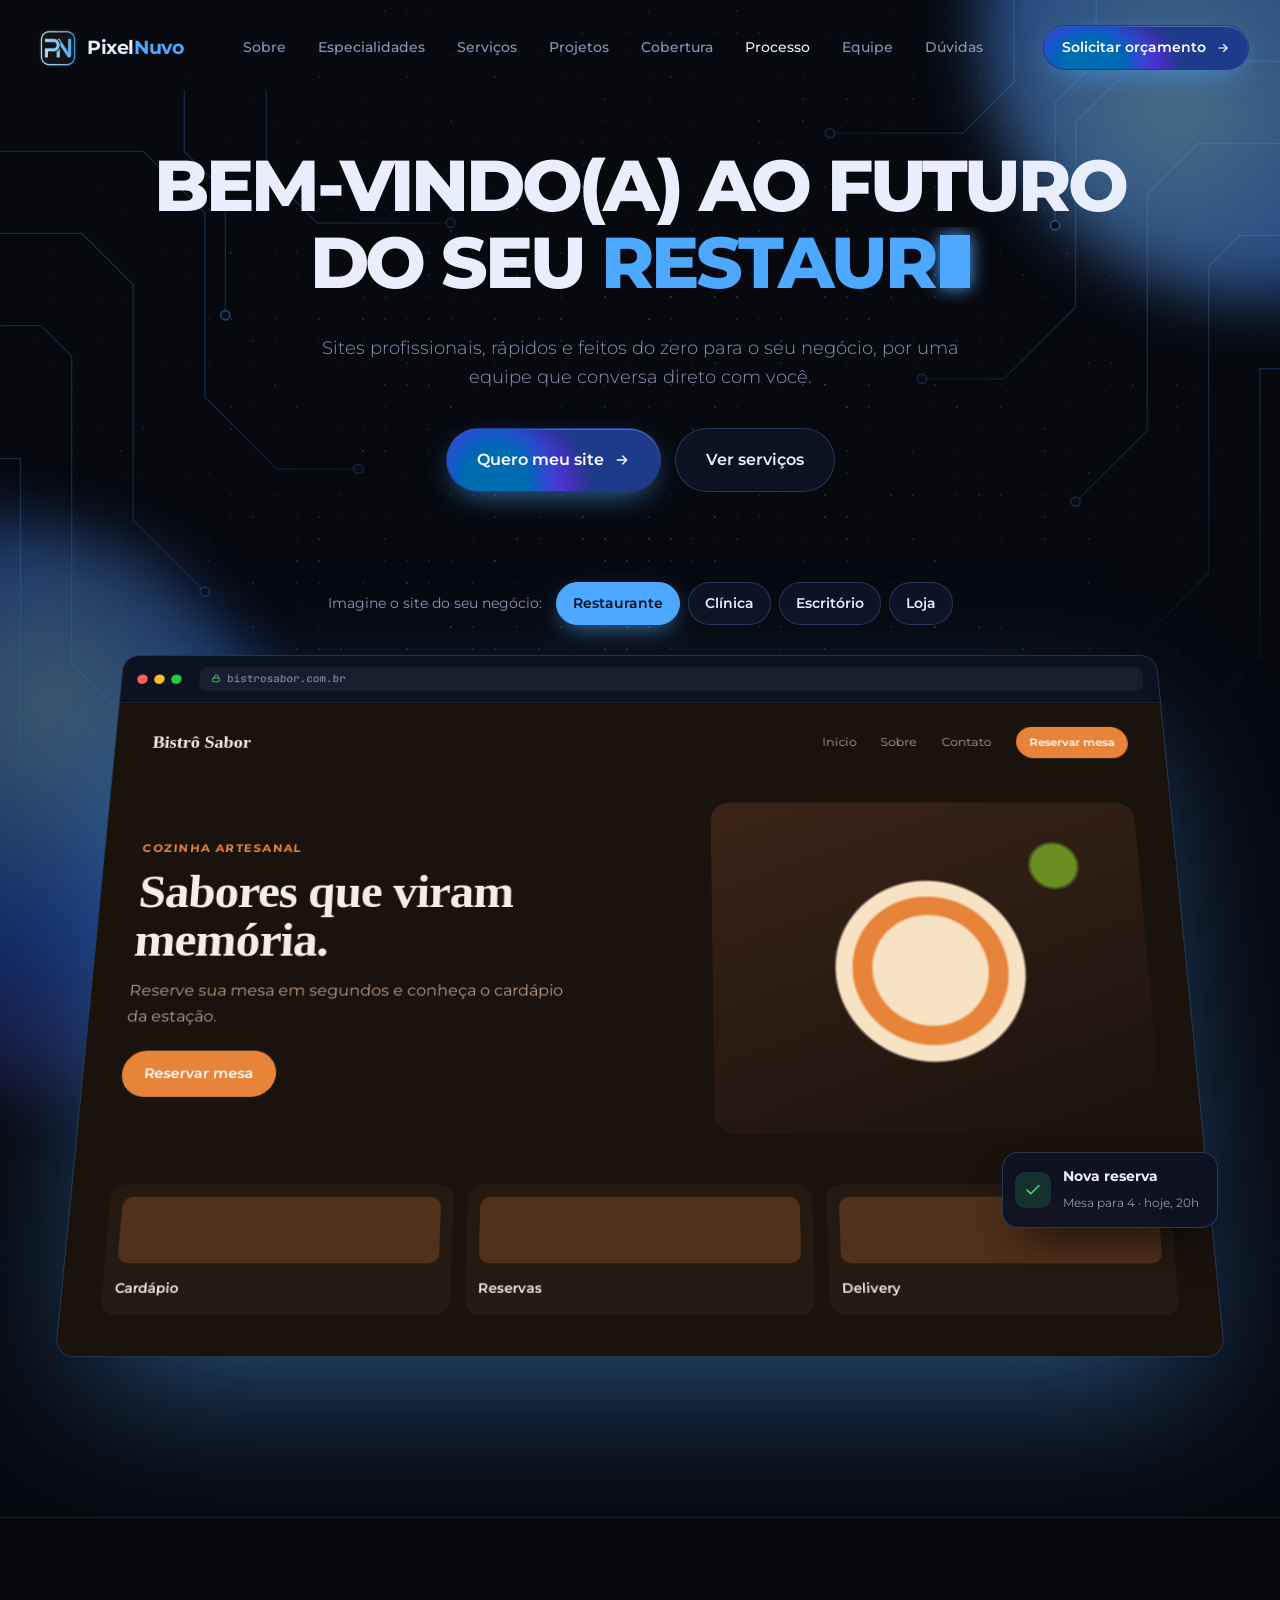
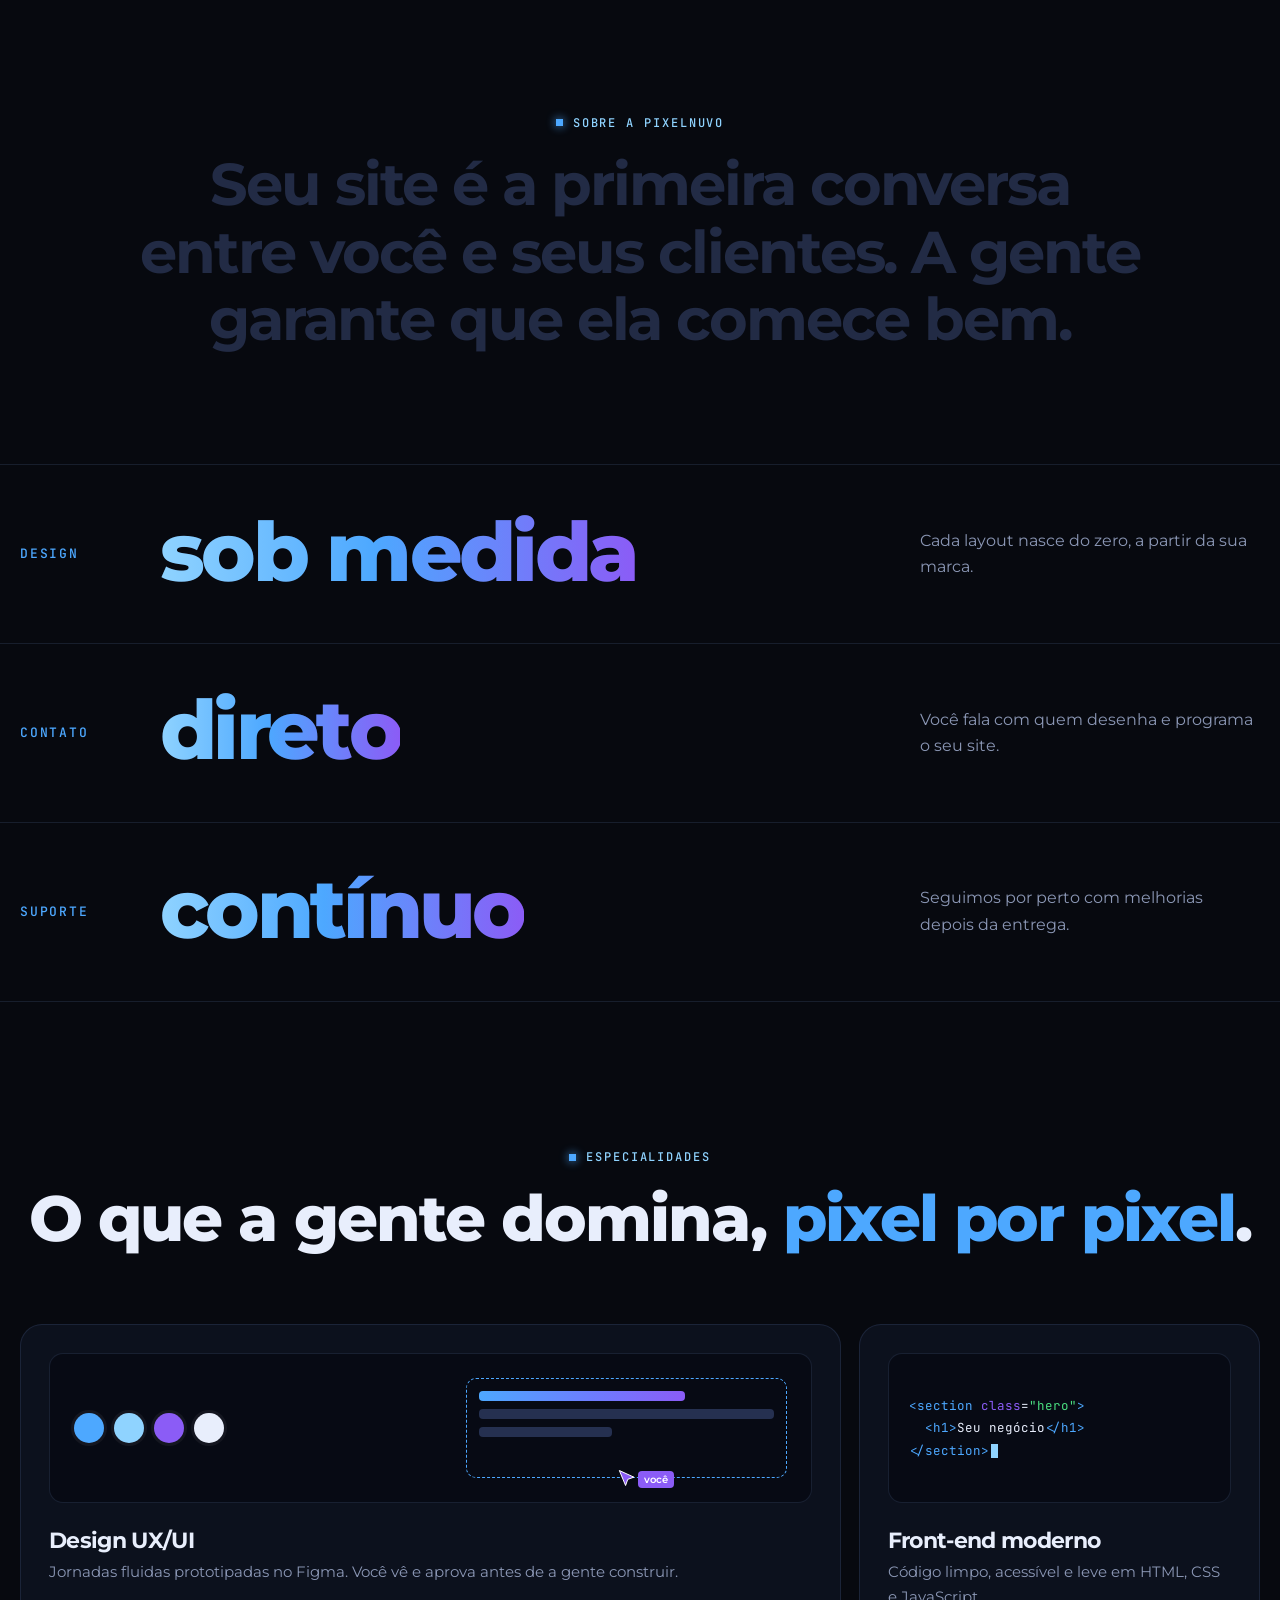
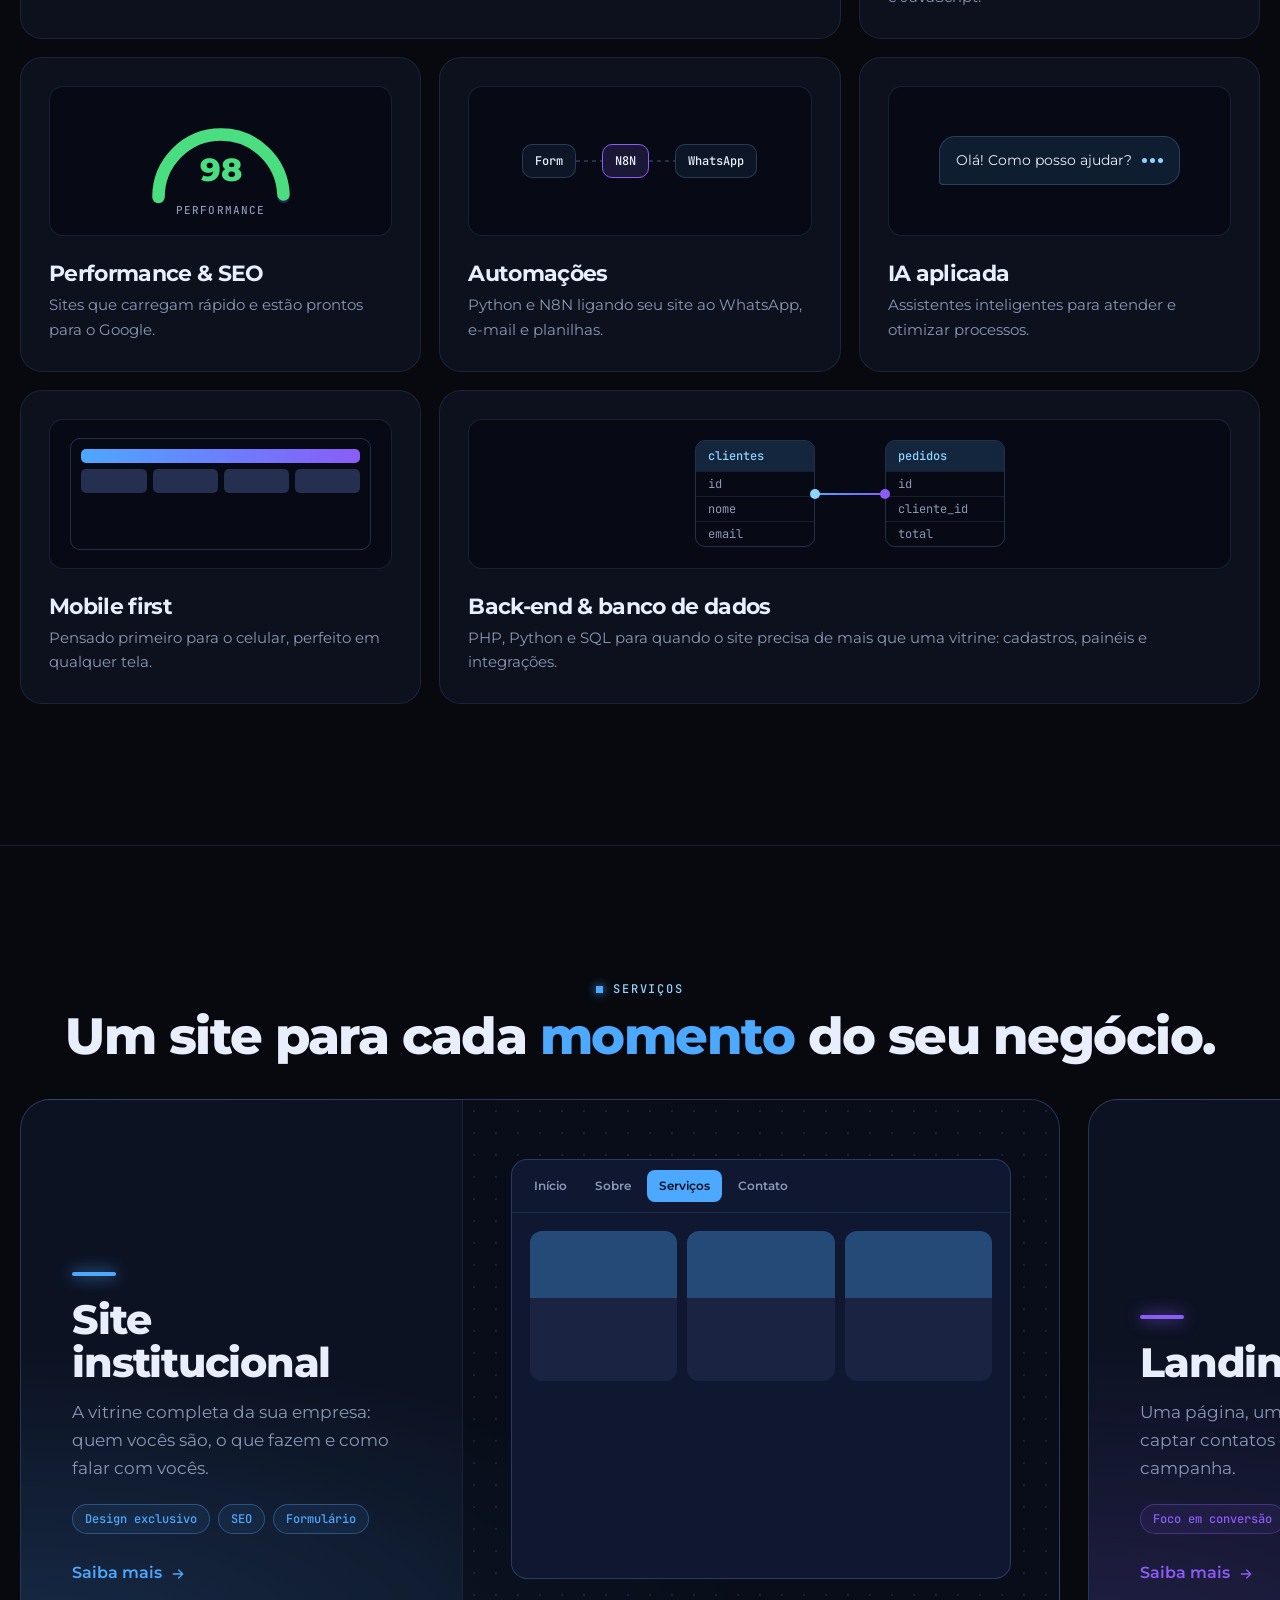
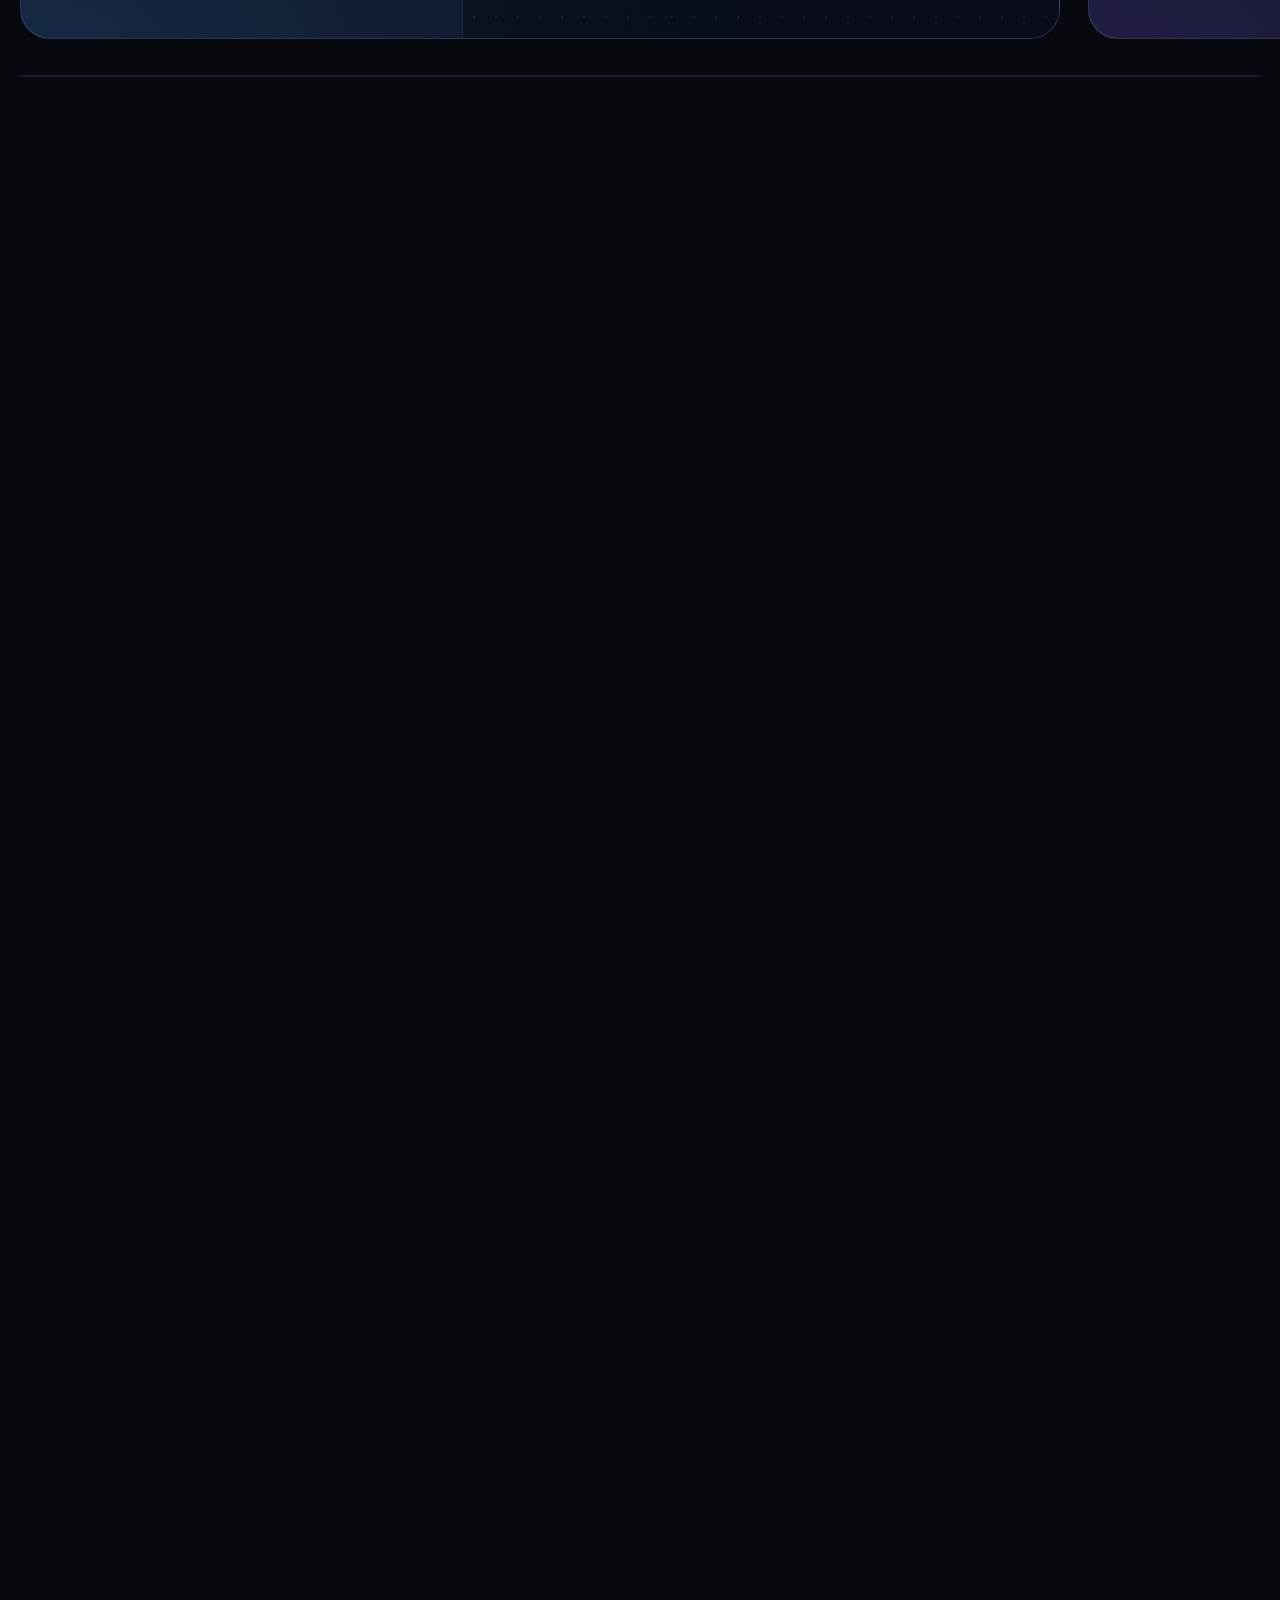
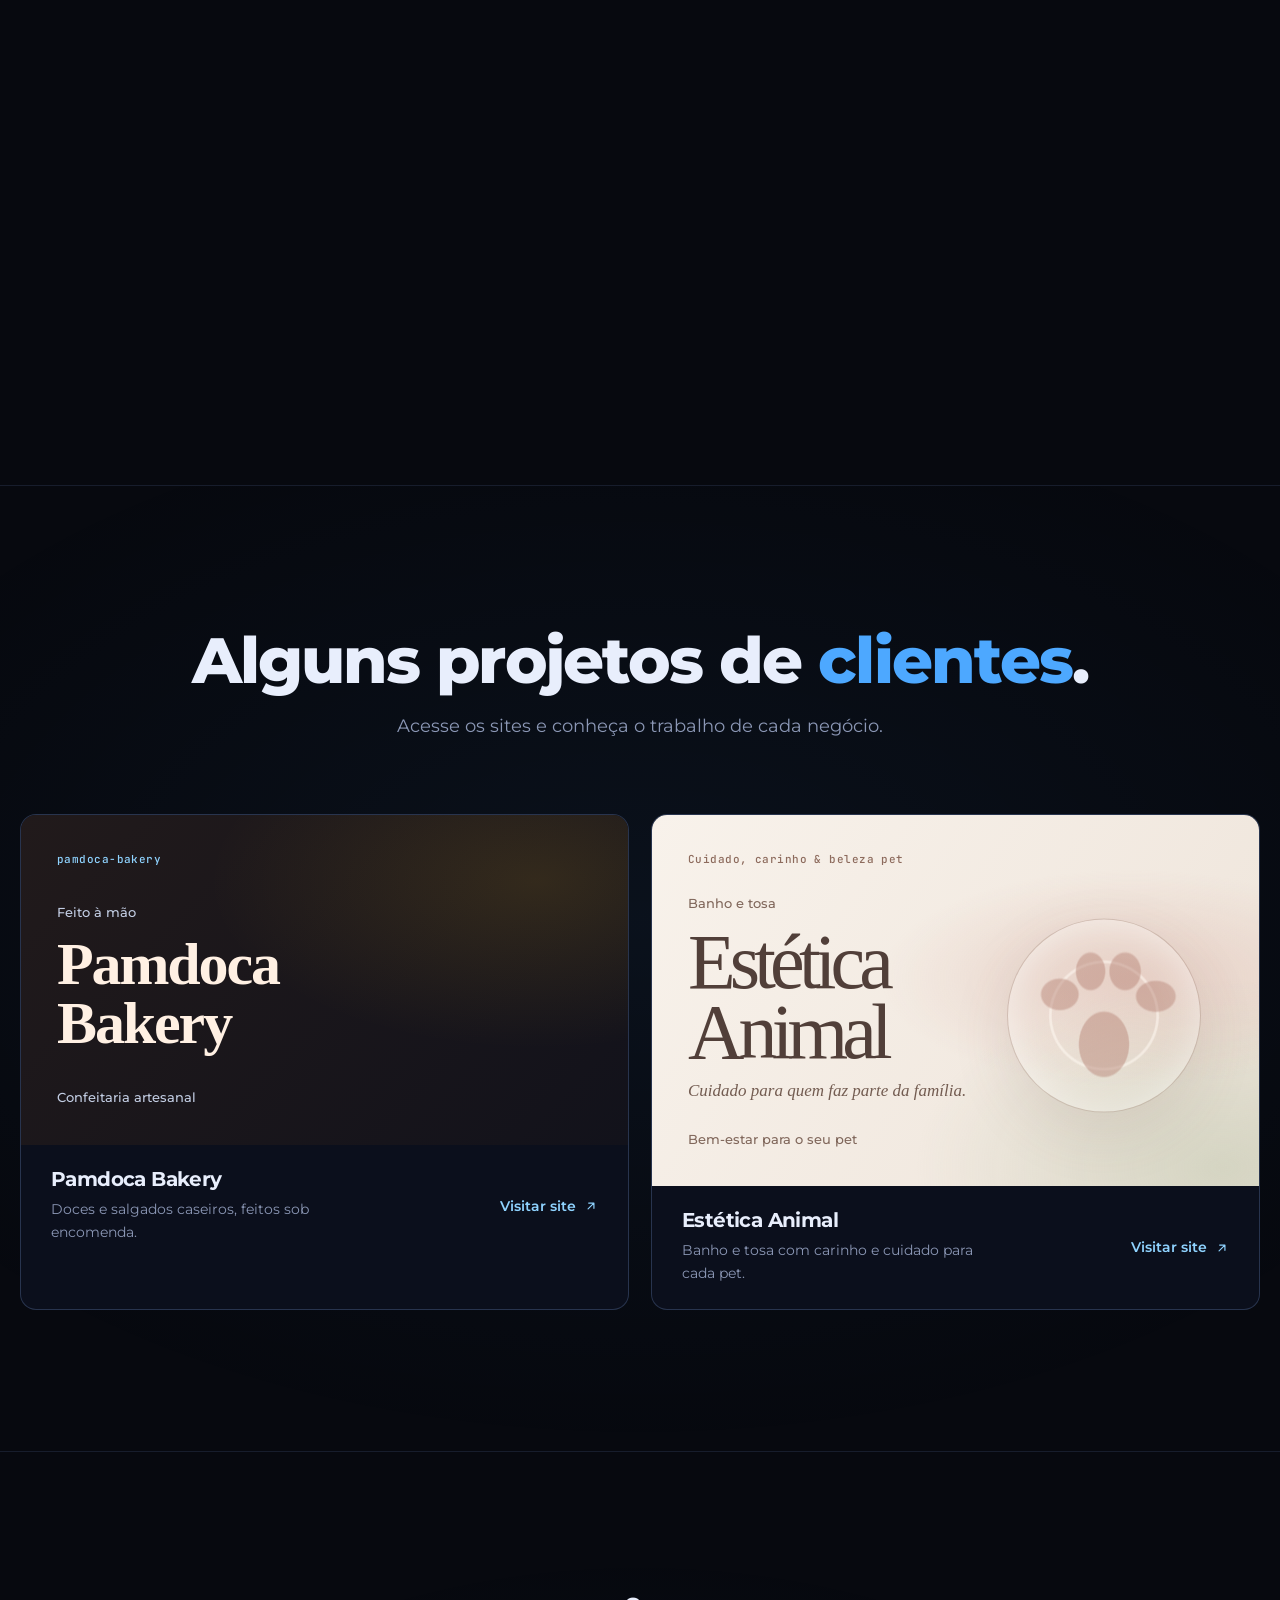
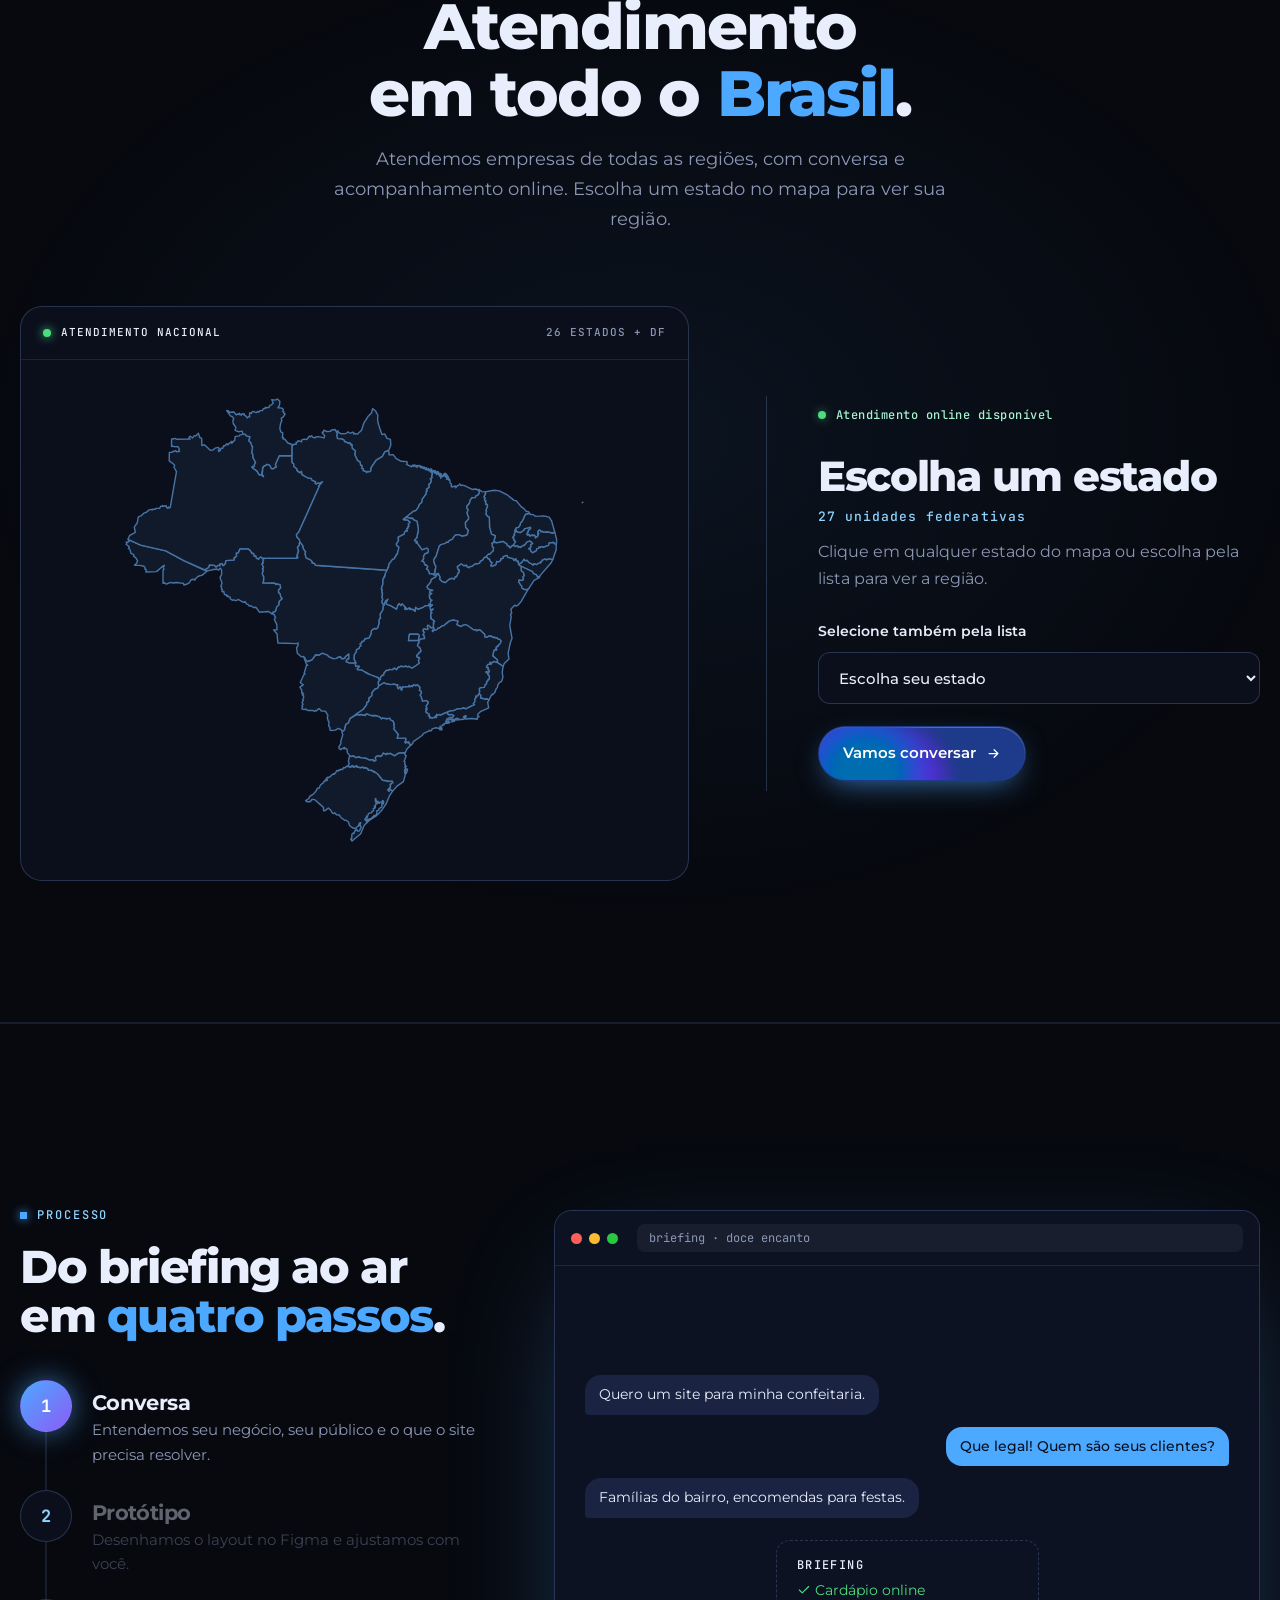
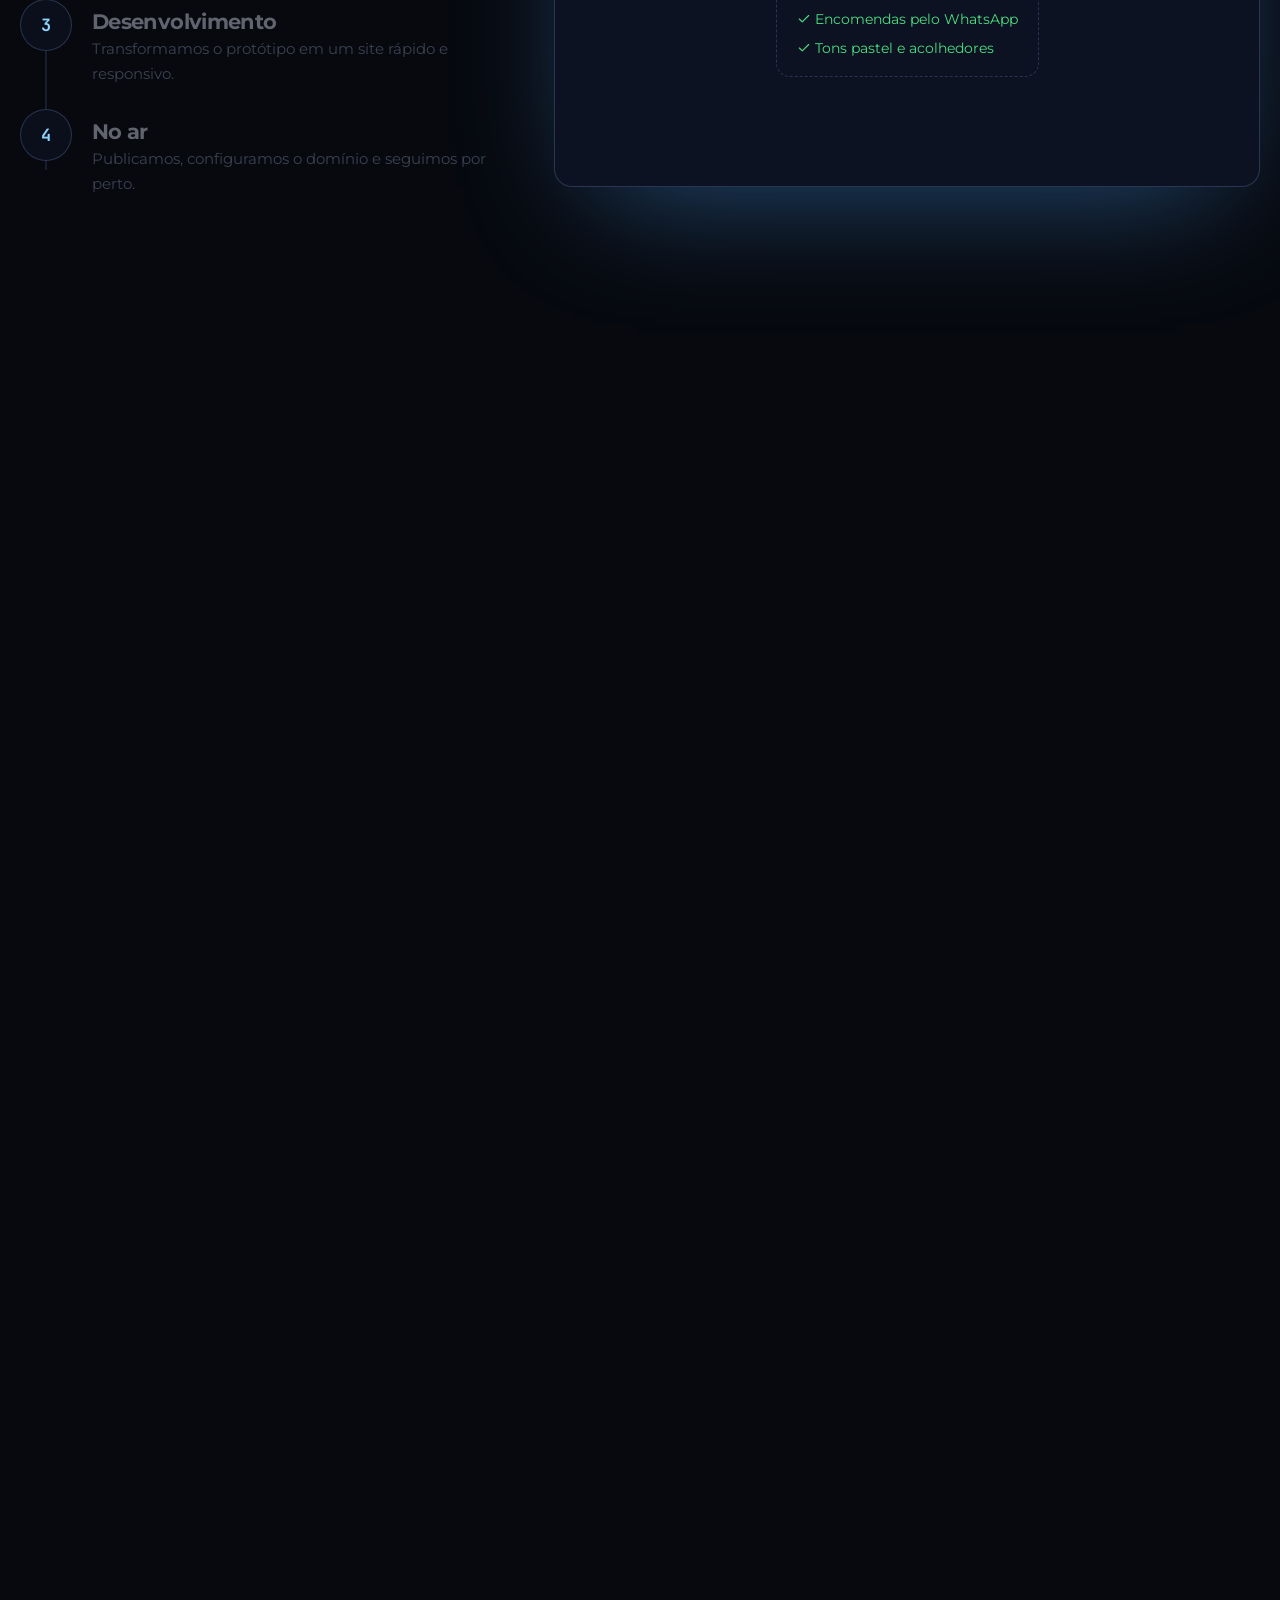
<file: index.html>
<!doctype html>
<html lang="pt-BR">
<head>
  <meta charset="utf-8">
  <meta name="viewport" content="width=device-width, initial-scale=1">
  <title>PixelNuvo · Desenvolvimento de Sites Profissionais</title>
  <meta name="description" content="A PixelNuvo cria sites profissionais sob medida: design exclusivo, performance e suporte próximo. Bem-vindo(a) ao futuro do seu site.">
  <meta name="theme-color" content="#07090f">
  <meta property="og:title" content="PixelNuvo · Desenvolvimento de Sites">
  <meta property="og:description" content="Design, performance e inovação para o site da sua empresa.">
  <link rel="icon" href="assets/logo.png">
  <link rel="preconnect" href="https://fonts.googleapis.com">
  <link rel="preconnect" href="https://fonts.gstatic.com" crossorigin>
  <link href="https://fonts.googleapis.com/css2?family=JetBrains+Mono:wght@400;500&family=Montserrat:wght@300;400;500;600;700;800;900&display=swap" rel="stylesheet">
  <link rel="stylesheet" href="style/style.css">
</head>
<body>
  <svg width="0" height="0" style="position:absolute" aria-hidden="true">
    <symbol id="i-in" viewBox="0 0 24 24"><path d="M4.98 3.5a2.5 2.5 0 1 1 0 5 2.5 2.5 0 0 1 0-5zM3 9h4v12H3zM9 9h3.8v1.7h.05c.53-1 1.83-2.05 3.77-2.05C20.6 8.650 21 11.2 21 14.5V21h-4v-5.8c0-1.4 0-3.2-1.95-3.2S12.8 13.5 12.8 15.1V21H9z"/></symbol>
    <symbol id="i-gh" viewBox="0 0 24 24"><path d="M12 .5a11.5 11.5 0 0 0-3.64 22.41c.58.1.79-.25.79-.56v-2c-3.2.7-3.88-1.37-3.88-1.37-.52-1.33-1.28-1.69-1.28-1.69-1.05-.72.08-.7.08-.7 1.16.08 1.77 1.19 1.77 1.19 1.03 1.77 2.7 1.26 3.36.96.1-.75.4-1.26.73-1.55-2.55-.29-5.24-1.28-5.24-5.69 0-1.26.45-2.29 1.19-3.1-.12-.29-.52-1.46.11-3.05 0 0 .97-.31 3.17 1.18a11 11 0 0 1 5.77 0c2.2-1.49 3.17-1.18 3.17-1.18.63 1.59.23 2.76.11 3.05.74.81 1.19 1.84 1.19 3.1 0 4.42-2.7 5.4-5.26 5.68.41.36.78 1.06.78 2.14v3.17c0 .31.21.67.8.56A11.5 11.5 0 0 0 12 .5z"/></symbol>
    <symbol id="i-lock" viewBox="0 0 24 24"><g fill="none" stroke="currentColor" stroke-width="2" stroke-linecap="round" stroke-linejoin="round"><rect x="4" y="11" width="16" height="10" rx="2"/><path d="M8 11V7a4 4 0 0 1 8 0v4"/></g></symbol>
    <symbol id="i-check" viewBox="0 0 24 24"><path fill="none" stroke="currentColor" stroke-width="2" stroke-linecap="round" stroke-linejoin="round" d="M20 6 9 17l-5-5"/></symbol>
    <symbol id="i-x" viewBox="0 0 24 24"><path fill="none" stroke="currentColor" stroke-width="2" stroke-linecap="round" stroke-linejoin="round" d="M18 6 6 18M6 6l12 12"/></symbol>
    <symbol id="i-arrow" viewBox="0 0 24 24"><path fill="none" stroke="currentColor" stroke-width="2" stroke-linecap="round" stroke-linejoin="round" d="M5 12h14M13 6l6 6-6 6"/></symbol>
    <symbol id="i-external" viewBox="0 0 24 24"><path fill="none" stroke="currentColor" stroke-width="2" stroke-linecap="round" stroke-linejoin="round" d="M7 17 17 7M8 7h9v9"/></symbol>
    <symbol id="i-chevrons" viewBox="0 0 24 24"><path fill="none" stroke="currentColor" stroke-width="2" stroke-linecap="round" stroke-linejoin="round" d="m9 7-5 5 5 5M15 7l5 5-5 5"/></symbol>
    <symbol id="i-pointer" viewBox="0 0 24 24"><path fill="currentColor" stroke="#fff" stroke-width="1.2" stroke-linejoin="round" d="M4 3l7.5 18 2.6-7.4L21.5 11z"/></symbol>
  </svg>
  <div class="progress" aria-hidden="true"></div>
  <div class="cursor-glow" aria-hidden="true"></div>

  <!-- NAV -->
  <header class="nav" id="nav">
    <a href="#topo" class="brand" aria-label="PixelNuvo, início">
      <img src="assets/logo.png" alt="" width="40" height="40">
      <span>Pixel<b>Nuvo</b></span>
    </a>
    <nav class="nav__links" id="menu" aria-label="Principal">
      <a href="#sobre">Sobre</a>
      <a href="#especialidades">Especialidades</a>
      <a href="servicos.html">Serviços</a>
      <a href="#projetos">Projetos</a>
      <a href="#cobertura">Cobertura</a>
      <a href="#processo">Processo</a>
      <a href="#equipe">Equipe</a>
      <a href="#duvidas">Dúvidas</a>
      <a href="#contato" class="btn btn--sm btn--primary nav__cta-mobile">Solicitar orçamento</a>
    </nav>
    <a href="#contato" class="btn btn--sm btn--primary nav__cta magnetic">Solicitar orçamento <i aria-hidden="true"><svg class="ic" aria-hidden="true"><use href="#i-arrow"/></svg></i></a>
    <button class="nav__toggle" aria-label="Abrir menu" aria-expanded="false" aria-controls="menu"><span></span><span></span></button>
  </header>

  <main id="topo">
    <!-- HERO -->
    <section class="hero">
      <canvas class="hero__pixels" aria-hidden="true"></canvas>
      <div class="blob blob--tr" aria-hidden="true"></div>
      <div class="blob blob--bl" aria-hidden="true"></div>
      <svg class="circuit circuit--r" viewBox="0 0 600 900" aria-hidden="true" preserveAspectRatio="xMaxYMin slice">
        <g class="circuit__traces" fill="none">
          <path d="M600 60 H460 L400 120 V300 L330 370 H250"/>
          <path d="M600 140 H520 L470 190 V420 L400 490"/>
          <path d="M600 230 H560 L530 260 V560 L460 630 V720"/>
          <path d="M600 360 H580 V640 L520 700 V860"/>
          <path d="M340 0 V80 L290 130 H160"/>
          <path d="M420 0 V60 L380 100 V220"/>
        </g>
      </svg>
      <svg class="circuit circuit--l" viewBox="0 0 600 900" aria-hidden="true" preserveAspectRatio="xMaxYMin slice">
        <g class="circuit__traces" fill="none">
          <path d="M600 60 H460 L400 120 V300 L330 370 H250"/>
          <path d="M600 140 H520 L470 190 V420 L400 490"/>
          <path d="M600 230 H560 L530 260 V560 L460 630 V720"/>
          <path d="M600 360 H580 V640 L520 700 V860"/>
          <path d="M340 0 V80 L290 130 H160"/>
          <path d="M420 0 V60 L380 100 V220"/>
        </g>
      </svg>

      <div class="hero__head container">
        <h1 class="hero__title" aria-label="Bem-vindo(a) ao futuro do seu site">
          <span class="line" aria-hidden="true"><span>Bem-vindo(a) ao futuro</span></span>
          <span class="line" aria-hidden="true"><span><span class="type">do seu <span class="hl">site</span></span><span class="caret"></span></span></span>
        </h1>
        <p class="hero__lead">Sites profissionais, rápidos e feitos do zero para o seu negócio, por uma equipe que conversa direto com você.</p>
        <div class="hero__ctas">
          <a href="#contato" class="btn btn--primary btn--lg magnetic">Quero meu site <i aria-hidden="true"><svg class="ic" aria-hidden="true"><use href="#i-arrow"/></svg></i></a>
          <a href="#servicos" class="btn btn--ghost btn--lg">Ver serviços</a>
        </div>
      </div>

      <div class="hero__stage">
        <div class="picker" role="group" aria-label="Veja um exemplo de site para o seu negócio">
          <span>Imagine o site do seu negócio:</span>
          <button type="button" data-biz="restaurante">Restaurante</button>
          <button type="button" data-biz="clinica">Clínica</button>
          <button type="button" data-biz="advocacia">Escritório</button>
          <button type="button" data-biz="loja">Loja</button>
        </div>
        <div class="showcase">
          <div class="browser" aria-hidden="true">
            <div class="browser__bar">
              <span></span><span></span><span></span>
              <div class="browser__url"><svg class="ic" aria-hidden="true"><use href="#i-lock"/></svg><b data-k="url">seunegocio.com.br</b></div>
            </div>
            <div class="demo" data-biz="site">
              <div class="demo__nav"><b class="demo__logo" data-k="name">Seu Negócio</b><i>Início</i><i>Sobre</i><i>Contato</i><span class="demo__btn" data-k="cta">Fale conosco</span></div>
              <div class="demo__hero">
                <div>
                  <small data-k="kicker">Bem-vindo</small>
                  <h3 data-k="title">Seu negócio merece ser encontrado.</h3>
                  <p data-k="sub">Um site feito sob medida, rápido e bonito em qualquer tela.</p>
                  <span class="demo__btn demo__btn--lg" data-k="cta">Fale conosco</span>
                </div>
                <div class="demo__art"></div>
              </div>
              <div class="demo__cards">
                <div><span></span><b data-k="c0">Sobre</b></div>
                <div><span></span><b data-k="c1">Serviços</b></div>
                <div><span></span><b data-k="c2">Contato</b></div>
              </div>
            </div>
          </div>
          <div class="toast" aria-hidden="true"><span class="toast__icon"><svg class="ic" aria-hidden="true"><use href="#i-check"/></svg></span><div><b data-k="t0"></b><small data-k="t1"></small></div></div>
        </div>
      </div>
    </section>

    <!-- SOBRE: statement -->
    <section class="statement" id="sobre">
      <div class="container">
        <p class="eyebrow" data-scramble>Sobre a PixelNuvo</p>
        <p class="statement__text" data-words>Seu site é a primeira conversa entre você e seus clientes. A gente garante que ela comece bem.</p>
      </div>
    </section>

    <!-- COMPROMISSOS -->
    <section class="values" aria-label="Como trabalhamos">
      <div class="value reveal">
        <div class="container value__in"><span class="value__label">Design</span><span class="value__word">sob medida</span><p>Cada layout nasce do zero, a partir da sua marca.</p></div>
      </div>
      <div class="value reveal">
        <div class="container value__in"><span class="value__label">Contato</span><span class="value__word">direto</span><p>Você fala com quem desenha e programa o seu site.</p></div>
      </div>
      <div class="value reveal">
        <div class="container value__in"><span class="value__label">Suporte</span><span class="value__word">contínuo</span><p>Seguimos por perto com melhorias depois da entrega.</p></div>
      </div>
    </section>

    <!-- ESPECIALIDADES -->
    <section class="section" id="especialidades">
      <div class="container">
        <header class="section__head">
          <p class="eyebrow" data-scramble>Especialidades</p>
          <h2 class="h2 reveal">O que a gente domina, <span class="hl">pixel por pixel</span>.</h2>
        </header>
        <div class="bento">
          <article class="card spot reveal card--wide">
            <div class="card__viz viz-design" aria-hidden="true">
              <span style="--c:#4da8ff"></span><span style="--c:#8fd3ff"></span><span style="--c:#8b5cf6"></span><span style="--c:#e8eefc"></span>
              <div class="viz-design__frame"><i></i><i></i><i></i></div>
              <div class="viz-design__cursor"><svg class="ic" aria-hidden="true"><use href="#i-pointer"/></svg><small>você</small></div>
            </div>
            <h3>Design UX/UI</h3>
            <p>Jornadas fluidas prototipadas no Figma. Você vê e aprova antes de a gente construir.</p>
          </article>
          <article class="card spot reveal" style="--rd:.1s">
            <div class="card__viz viz-code" aria-hidden="true"><code><span class="k">&lt;section</span> <span class="a">class</span>=<span class="s">"hero"</span><span class="k">&gt;</span><br>&nbsp;&nbsp;<span class="k">&lt;h1&gt;</span>Seu negócio<span class="k">&lt;/h1&gt;</span><br><span class="k">&lt;/section&gt;</span><span class="blink"></span></code></div>
            <h3>Front-end moderno</h3>
            <p>Código limpo, acessível e leve em HTML, CSS e JavaScript.</p>
          </article>
          <article class="card spot reveal">
            <div class="card__viz viz-gauge" aria-hidden="true">
              <svg viewBox="0 0 120 70"><path d="M10 60 A50 50 0 0 1 110 60"/><path class="g" d="M10 60 A50 50 0 0 1 110 60"/></svg>
              <b class="count" data-to="98">0</b>
              <small>Performance</small>
            </div>
            <h3>Performance &amp; SEO</h3>
            <p>Sites que carregam rápido e estão prontos para o Google.</p>
          </article>
          <article class="card spot reveal" style="--rd:.1s">
            <div class="card__viz viz-flow" aria-hidden="true"><span>Form</span><i></i><span>N8N</span><i></i><span>WhatsApp</span></div>
            <h3>Automações</h3>
            <p>Python e N8N ligando seu site ao WhatsApp, e-mail e planilhas.</p>
          </article>
          <article class="card spot reveal" style="--rd:.2s">
            <div class="card__viz viz-ai" aria-hidden="true"><span class="bubble">Olá! Como posso ajudar? <span class="typing"><i></i><i></i><i></i></span></span></div>
            <h3>IA aplicada</h3>
            <p>Assistentes inteligentes para atender e otimizar processos.</p>
          </article>
          <article class="card spot reveal">
            <div class="card__viz viz-resp" aria-hidden="true"><div class="frame"><i></i><i></i><i></i><i></i><i></i></div></div>
            <h3>Mobile first</h3>
            <p>Pensado primeiro para o celular, perfeito em qualquer tela.</p>
          </article>
          <article class="card spot reveal card--wide" style="--rd:.1s">
            <div class="card__viz viz-db" aria-hidden="true">
              <div class="tbl"><b>clientes</b><i>id</i><i>nome</i><i>email</i></div>
              <div class="rel"></div>
              <div class="tbl"><b>pedidos</b><i>id</i><i>cliente_id</i><i>total</i></div>
            </div>
            <h3>Back-end &amp; banco de dados</h3>
            <p>PHP, Python e SQL para quando o site precisa de mais que uma vitrine: cadastros, painéis e integrações.</p>
          </article>
        </div>
      </div>
    </section>

    <!-- SERVIÇOS (horizontal) -->
    <section class="hs" id="servicos">
      <div class="hs__sticky">
        <header class="section__head hs__head container">
          <p class="eyebrow" data-scramble>Serviços</p>
          <h2 class="h2">Um site para cada <span class="hl">momento</span> do seu negócio.</h2>
        </header>
        <div class="hs__track">

          <article class="svc" style="--a:#4da8ff">
            <div class="svc__text">
              <h3>Site institucional</h3>
              <p>A vitrine completa da sua empresa: quem vocês são, o que fazem e como falar com vocês.</p>
              <ul class="tags"><li>Design exclusivo</li><li>SEO</li><li>Formulário</li></ul>
              <a href="servicos/site-institucional.html" class="svc__link">Saiba mais <svg class="ic" aria-hidden="true"><use href="#i-arrow"/></svg></a>
            </div>
            <div class="svc__viz">
              <div class="v-inst" data-p="0">
                <div class="v-inst__tabs"><button type="button">Início</button><button type="button">Sobre</button><button type="button">Serviços</button><button type="button">Contato</button></div>
                <div class="v-inst__pg pg0"><i class="big"></i><i></i><i class="s"></i><i class="btn"></i></div>
                <div class="v-inst__pg pg1"><i class="img"></i><div><i></i><i></i><i class="s"></i><i></i></div></div>
                <div class="v-inst__pg pg2"><i class="c"></i><i class="c"></i><i class="c"></i></div>
                <div class="v-inst__pg pg3"><div><i class="in"></i><i class="in"></i><i class="in ta"></i><i class="btn"></i></div><i class="map"><b></b></i></div>
              </div>
            </div>
          </article>

          <article class="svc" style="--a:#8b5cf6">
            <div class="svc__text">
              <h3>Landing page</h3>
              <p>Uma página, um objetivo: vender, captar contatos ou lançar uma campanha.</p>
              <ul class="tags"><li>Foco em conversão</li><li>WhatsApp</li><li>Analytics</li></ul>
              <a href="servicos/landing-page.html" class="svc__link">Saiba mais <svg class="ic" aria-hidden="true"><use href="#i-arrow"/></svg></a>
            </div>
            <div class="svc__viz">
              <div class="v-land">
                <div class="phone"><i class="big"></i><i></i><i class="s"></i><span class="cta">Quero agora</span><i class="img"></i></div>
                <div class="leads" aria-hidden="true"></div>
              </div>
            </div>
          </article>

          <article class="svc" style="--a:#22d3ee">
            <div class="svc__text">
              <h3>Portfólio &amp; catálogo</h3>
              <p>Seus trabalhos e produtos organizados de um jeito que dá vontade de ver tudo.</p>
              <ul class="tags"><li>Galerias</li><li>Filtros</li><li>Instagram</li></ul>
              <a href="servicos/portfolio-catalogo.html" class="svc__link">Saiba mais <svg class="ic" aria-hidden="true"><use href="#i-arrow"/></svg></a>
            </div>
            <div class="svc__viz">
              <div class="v-port" data-f="all">
                <div class="v-port__filters"><button type="button" data-f="all">Todos</button><button type="button" data-f="prod">Produtos</button><button type="button" data-f="proj">Projetos</button></div>
                <div class="v-port__grid">
                  <i data-c="prod" style="--g:linear-gradient(135deg,#4da8ff,#8b5cf6)"></i>
                  <i data-c="proj" style="--g:linear-gradient(135deg,#22d3ee,#0ea5e9)"></i>
                  <i data-c="prod" style="--g:linear-gradient(135deg,#f472b6,#8b5cf6)"></i>
                  <i data-c="proj" style="--g:linear-gradient(135deg,#34d399,#22d3ee)"></i>
                  <i data-c="proj" style="--g:linear-gradient(135deg,#8fd3ff,#4da8ff)"></i>
                  <i data-c="prod" style="--g:linear-gradient(135deg,#fbbf24,#f472b6)"></i>
                </div>
              </div>
            </div>
          </article>

          <article class="svc" style="--a:#f59e0b">
            <div class="svc__text">
              <h3>Redesign</h3>
              <p>Seu site atual com cara nova, mais rápido e perfeito no celular.</p>
              <ul class="tags"><li>Nova identidade</li><li>Mobile first</li><li>Mais velocidade</li></ul>
              <a href="servicos/redesign.html" class="svc__link">Saiba mais <svg class="ic" aria-hidden="true"><use href="#i-arrow"/></svg></a>
            </div>
            <div class="svc__viz">
              <div class="v-rd">
                <div class="v-rd__old"><b>MINHA EMPRESA</b><u>Home | Produtos | Contato</u><em>Bem vindo ao nosso site!!!</em><i></i><i></i><i></i><span>Clique aqui</span></div>
                <div class="v-rd__new"><b>Minha Empresa</b><strong>Qualidade que<br>se vê.</strong><i></i><i class="s"></i><span>Fale conosco <svg class="ic" aria-hidden="true"><use href="#i-arrow"/></svg></span><div class="v-rd__cards"><i></i><i></i><i></i></div></div>
                <div class="v-rd__line"></div>
              </div>
            </div>
          </article>

          <article class="svc" style="--a:#4ade80">
            <div class="svc__text">
              <h3>Manutenção &amp; suporte</h3>
              <p>Você pede, a gente ajusta e publica. Sem burocracia.</p>
              <ul class="tags"><li>Alterações sob demanda</li><li>Atendimento direto</li></ul>
              <a href="servicos/manutencao-suporte.html" class="svc__link">Saiba mais <svg class="ic" aria-hidden="true"><use href="#i-arrow"/></svg></a>
            </div>
            <div class="svc__viz">
              <div class="v-chat">
                <div class="m m--in" style="--d:0s">Oi! Consegue trocar o telefone do rodapé?</div>
                <div class="m m--typing" style="--d:1.2s"><span class="typing"><i></i><i></i><i></i></span></div>
                <div class="m m--out" style="--d:2.4s">Claro! Já estou ajustando por aqui.</div>
                <div class="m m--sys" style="--d:4s"><svg class="ic" aria-hidden="true"><use href="#i-check"/></svg> Alteração publicada no site</div>
                <div class="m m--in" style="--d:5.4s">Perfeito, obrigado!</div>
              </div>
            </div>
          </article>

          <article class="svc" style="--a:#f472b6">
            <div class="svc__text">
              <h3>Automações &amp; integrações</h3>
              <p>Formulários que viram mensagem no WhatsApp e planilhas que se preenchem sozinhas.</p>
              <ul class="tags"><li>N8N</li><li>Python</li><li>IA</li></ul>
              <a href="servicos/automacoes-integracoes.html" class="svc__link">Saiba mais <svg class="ic" aria-hidden="true"><use href="#i-arrow"/></svg></a>
            </div>
            <div class="svc__viz">
              <svg class="v-auto" viewBox="0 0 440 300" aria-hidden="true">
                <path id="w1" d="M110 150 C160 150 160 150 200 150"/>
                <path id="w2" d="M260 150 C300 150 300 60 330 60"/>
                <path id="w3" d="M260 150 H330"/>
                <path id="w4" d="M260 150 C300 150 300 240 330 240"/>
                <circle r="4"><animateMotion dur="1.2s" repeatCount="indefinite"><mpath href="#w1"/></animateMotion></circle>
                <circle r="4"><animateMotion dur="1.2s" begin=".6s" repeatCount="indefinite"><mpath href="#w2"/></animateMotion></circle>
                <circle r="4"><animateMotion dur="1.2s" begin=".6s" repeatCount="indefinite"><mpath href="#w3"/></animateMotion></circle>
                <circle r="4"><animateMotion dur="1.2s" begin=".6s" repeatCount="indefinite"><mpath href="#w4"/></animateMotion></circle>
                <g class="node"><rect x="10" y="126" width="100" height="48" rx="12"/><text x="60" y="155">Formulário</text></g>
                <g class="node node--hub"><rect x="200" y="120" width="60" height="60" rx="16"/><text x="230" y="155">N8N</text></g>
                <g class="node"><rect x="330" y="38" width="100" height="44" rx="12"/><text x="380" y="65">WhatsApp</text></g>
                <g class="node"><rect x="330" y="128" width="100" height="44" rx="12"/><text x="380" y="155">Planilha</text></g>
                <g class="node"><rect x="330" y="218" width="100" height="44" rx="12"/><text x="380" y="245">E-mail</text></g>
              </svg>
            </div>
          </article>

        </div>
        <div class="hs__bar container" aria-hidden="true"><span></span></div>
      </div>
    </section>

    <!-- PROJETOS DE CLIENTES -->
    <section class="section client-projects" id="projetos">
      <div class="container">
        <header class="section__head">
          <h2 class="h2 reveal">Alguns projetos de <span class="hl">clientes</span>.</h2>
          <p class="section__sub reveal">Acesse os sites e conheça o trabalho de cada negócio.</p>
        </header>
        <div class="client-projects__grid">
          <a class="client-project client-project--pamdoca reveal" href="https://patryckgtoliveira-cpu.github.io/pamdoca-bakery/" target="_blank" rel="noopener noreferrer" aria-label="Visitar o site da Pamdoca Bakery em nova aba">
            <div class="client-project__canvas">
              <span class="client-project__domain">pamdoca-bakery</span>
              <div class="client-project__identity">
                <span>Feito à mão</span>
                <strong>Pamdoca<br>Bakery</strong>
              </div>
              <span class="client-project__type">Confeitaria artesanal</span>
            </div>
            <div class="client-project__info">
              <div>
                <h3>Pamdoca Bakery</h3>
                <p>Doces e salgados caseiros, feitos sob encomenda.</p>
              </div>
              <span class="client-project__link">Visitar site <svg class="ic" aria-hidden="true"><use href="#i-external"/></svg></span>
            </div>
          </a>
          <a class="client-project client-project--animal reveal" href="https://patryckgtoliveira-cpu.github.io/est-tica-animal/" target="_blank" rel="noopener noreferrer" aria-label="Visitar o site da Estética Animal em nova aba">
            <div class="client-project__canvas">
              <span class="client-project__domain">Cuidado, carinho &amp; beleza pet</span>
              <div class="client-project__identity">
                <span>Banho e tosa</span>
                <strong>Estética<br>Animal</strong>
                <span class="client-project__tagline">Cuidado para quem faz parte da família.</span>
              </div>
              <span class="client-project__type">Bem-estar para o seu pet</span>
            </div>
            <div class="client-project__info">
              <div>
                <h3>Estética Animal</h3>
                <p>Banho e tosa com carinho e cuidado para cada pet.</p>
              </div>
              <span class="client-project__link">Visitar site <svg class="ic" aria-hidden="true"><use href="#i-external"/></svg></span>
            </div>
          </a>
        </div>
      </div>
    </section>

    <!-- COBERTURA NACIONAL -->
    <section class="section coverage" id="cobertura">
      <header class="section__head container">
        <h2 class="h2 reveal">Atendimento em todo o <span class="hl">Brasil</span>.</h2>
        <p class="section__sub reveal">Atendemos empresas de todas as regiões, com conversa e acompanhamento online. Escolha um estado no mapa para ver sua região.</p>
      </header>
      <div class="coverage__layout container">
        <div class="coverage__map-frame">
          <div class="coverage__map-head">
            <p><span class="dot" aria-hidden="true"></span>Atendimento nacional</p>
            <span>26 ESTADOS + DF</span>
          </div>
          <object class="coverage__map" data="assets/brasil-estados.svg" type="image/svg+xml" title="Mapa interativo dos estados do Brasil">
            Mapa interativo dos estados do Brasil. Use o seletor de estados ao lado.
          </object>
          <p class="coverage__map-error" role="status" hidden>Não foi possível carregar o mapa. Você ainda pode escolher seu estado pela lista.</p>
        </div>
        <div class="coverage__details">
          <p class="coverage__status"><span class="dot" aria-hidden="true"></span>Atendimento online disponível</p>
          <div class="coverage__selection" aria-live="polite">
            <h3 id="coverage-state-name">Escolha um estado</h3>
            <span id="coverage-state-uf">27 unidades federativas</span>
          </div>
          <p class="coverage__region" id="coverage-state-region">Clique em qualquer estado do mapa ou escolha pela lista para ver a região.</p>
          <label class="coverage__label" for="coverage-state-select">Selecione também pela lista</label>
          <select class="coverage__select" id="coverage-state-select">
            <option value="">Escolha seu estado</option>
            <option value="AC" data-name="Acre" data-region="Norte">Acre (AC)</option>
            <option value="AL" data-name="Alagoas" data-region="Nordeste">Alagoas (AL)</option>
            <option value="AP" data-name="Amapá" data-region="Norte">Amapá (AP)</option>
            <option value="AM" data-name="Amazonas" data-region="Norte">Amazonas (AM)</option>
            <option value="BA" data-name="Bahia" data-region="Nordeste">Bahia (BA)</option>
            <option value="CE" data-name="Ceará" data-region="Nordeste">Ceará (CE)</option>
            <option value="DF" data-name="Distrito Federal" data-region="Centro-Oeste">Distrito Federal (DF)</option>
            <option value="ES" data-name="Espírito Santo" data-region="Sudeste">Espírito Santo (ES)</option>
            <option value="GO" data-name="Goiás" data-region="Centro-Oeste">Goiás (GO)</option>
            <option value="MA" data-name="Maranhão" data-region="Nordeste">Maranhão (MA)</option>
            <option value="MT" data-name="Mato Grosso" data-region="Centro-Oeste">Mato Grosso (MT)</option>
            <option value="MS" data-name="Mato Grosso do Sul" data-region="Centro-Oeste">Mato Grosso do Sul (MS)</option>
            <option value="MG" data-name="Minas Gerais" data-region="Sudeste">Minas Gerais (MG)</option>
            <option value="PA" data-name="Pará" data-region="Norte">Pará (PA)</option>
            <option value="PB" data-name="Paraíba" data-region="Nordeste">Paraíba (PB)</option>
            <option value="PR" data-name="Paraná" data-region="Sul">Paraná (PR)</option>
            <option value="PE" data-name="Pernambuco" data-region="Nordeste">Pernambuco (PE)</option>
            <option value="PI" data-name="Piauí" data-region="Nordeste">Piauí (PI)</option>
            <option value="RJ" data-name="Rio de Janeiro" data-region="Sudeste">Rio de Janeiro (RJ)</option>
            <option value="RN" data-name="Rio Grande do Norte" data-region="Nordeste">Rio Grande do Norte (RN)</option>
            <option value="RS" data-name="Rio Grande do Sul" data-region="Sul">Rio Grande do Sul (RS)</option>
            <option value="RO" data-name="Rondônia" data-region="Norte">Rondônia (RO)</option>
            <option value="RR" data-name="Roraima" data-region="Norte">Roraima (RR)</option>
            <option value="SC" data-name="Santa Catarina" data-region="Sul">Santa Catarina (SC)</option>
            <option value="SP" data-name="São Paulo" data-region="Sudeste">São Paulo (SP)</option>
            <option value="SE" data-name="Sergipe" data-region="Nordeste">Sergipe (SE)</option>
            <option value="TO" data-name="Tocantins" data-region="Norte">Tocantins (TO)</option>
          </select>
          <a href="#contato" class="btn btn--primary coverage__cta">Vamos conversar <i aria-hidden="true"><svg class="ic"><use href="#i-arrow"/></svg></i></a>
        </div>
      </div>
    </section>

    <!-- PROCESSO -->
    <section class="proc" id="processo">
      <div class="proc__sticky container">
        <div class="proc__left">
          <p class="eyebrow" data-scramble>Processo</p>
          <h2 class="h2 proc__title">Do briefing ao ar em <span class="hl">quatro passos</span>.</h2>
          <ol class="psteps">
            <li class="pstep"><span class="pstep__dot">1</span><div><h3>Conversa</h3><p>Entendemos seu negócio, seu público e o que o site precisa resolver.</p></div></li>
            <li class="pstep"><span class="pstep__dot">2</span><div><h3>Protótipo</h3><p>Desenhamos o layout no Figma e ajustamos com você.</p></div></li>
            <li class="pstep"><span class="pstep__dot">3</span><div><h3>Desenvolvimento</h3><p>Transformamos o protótipo em um site rápido e responsivo.</p></div></li>
            <li class="pstep"><span class="pstep__dot">4</span><div><h3>No ar</h3><p>Publicamos, configuramos o domínio e seguimos por perto.</p></div></li>
          </ol>
        </div>
        <div class="art" data-stage="0" aria-hidden="true">
          <div class="browser__bar"><span></span><span></span><span></span><div class="browser__url"><svg class="ic art__lock" aria-hidden="true"><use href="#i-lock"/></svg><b class="art__url">briefing · doce encanto</b></div></div>
          <div class="art__body">
            <div class="art__chat">
              <div class="m m--in">Quero um site para minha confeitaria.</div>
              <div class="m m--out">Que legal! Quem são seus clientes?</div>
              <div class="m m--in">Famílias do bairro, encomendas para festas.</div>
              <div class="art__notes"><b>Briefing</b><span><svg class="ic" aria-hidden="true"><use href="#i-check"/></svg> Cardápio online</span><span><svg class="ic" aria-hidden="true"><use href="#i-check"/></svg> Encomendas pelo WhatsApp</span><span><svg class="ic" aria-hidden="true"><use href="#i-check"/></svg> Tons pastel e acolhedores</span></div>
            </div>
            <div class="art__site">
              <div class="as-nav"><b class="t">Doce Encanto</b><i class="t">Cardápio</i><i class="t">Sobre</i><span class="t as-btn">Encomendar</span></div>
              <div class="as-hero">
                <div><h4 class="t">Doces que viram festa.</h4><p class="t">Bolos e doces artesanais feitos com carinho, sob encomenda.</p><span class="t as-btn">Pedir pelo WhatsApp</span></div>
                <div class="as-img"></div>
              </div>
              <div class="as-cards"><div><i class="as-img"></i><b class="t">Bolos</b></div><div><i class="as-img"></i><b class="t">Brigadeiros</b></div><div><i class="as-img"></i><b class="t">Tortas</b></div></div>
            </div>
            <pre class="art__code"><span class="k">&lt;header</span> <span class="a">class</span>=<span class="s">"hero"</span><span class="k">&gt;</span>
  <span class="k">&lt;h1&gt;</span>Doces que viram festa.<span class="k">&lt;/h1&gt;</span>
  <span class="k">&lt;a</span> <span class="a">href</span>=<span class="s">"wa.me/..."</span><span class="k">&gt;</span>Pedir<span class="k">&lt;/a&gt;</span>
<span class="k">&lt;/header&gt;</span></pre>
            <div class="art__live"><span class="dot"></span> No ar <small>Performance 98</small></div>
          </div>
        </div>
      </div>
    </section>

    <!-- DIFERENCIAIS: antes x depois -->
    <section class="section ba-sec" id="diferenciais">
      <header class="section__head container">
        <p class="eyebrow" data-scramble>Diferenciais</p>
        <h2 class="h2 reveal">Arraste e veja a <span class="hl">diferença</span>.</h2>
        <p class="section__sub reveal">O mesmo negócio, dois sites. Um afasta clientes, o outro traz.</p>
      </header>
      <div class="ba reveal" style="--pos:50%">
        <div class="ba__side ba__before" aria-hidden="true">
          <div class="old">
            <div class="old__head">PADARIA PÃO DOURADO</div>
            <div class="old__ticker">*** BEM VINDO AO NOSSO SITE!!! *** CONFIRA NOSSAS PROMOÇÕES *** </div>
            <div class="old__body">
              <div class="old__nav"><u>Home</u><u>Produtos</u><u>Fale Conosco</u><u>Links</u></div>
              <div class="old__main">
                <h5>Bem vindo!!!</h5>
                <p>A Padaria Pão Dourado oferece pães, bolos e salgados. Venha nos visitar!!! Aceitamos encomendas.</p>
                <table><tr><td>Pão francês</td><td>Bolo</td><td>Salgados</td></tr></table>
                <p><u>Clique aqui</u> para ver o cardápio (PDF 12MB)</p>
                <div class="old__wip">SITE EM CONSTRUÇÃO</div>
                <small>Você é o visitante nº 000847 · Melhor visualizado em 800x600</small>
              </div>
            </div>
            <span class="note note--bad" style="left:6%;top:18%"><svg class="ic" aria-hidden="true"><use href="#i-x"/></svg>Template genérico</span>
            <span class="note note--bad" style="left:30%;top:58%"><svg class="ic" aria-hidden="true"><use href="#i-x"/></svg>Cardápio em PDF de 12MB</span>
            <span class="note note--bad" style="left:8%;top:78%"><svg class="ic" aria-hidden="true"><use href="#i-x"/></svg>Quebra no celular</span>
            <span class="note note--bad" style="left:36%;top:30%"><svg class="ic" aria-hidden="true"><use href="#i-x"/></svg>Nenhum botão de contato</span>
          </div>
        </div>
        <div class="ba__side ba__after" aria-hidden="true">
          <div class="new">
            <div class="new__nav"><b>Pão Dourado</b><i>Cardápio</i><i>Sobre</i><i>Contato</i><span>Encomendar</span></div>
            <div class="new__hero">
              <div>
                <small>Padaria artesanal</small>
                <h5>Fornada fresca, todo dia.</h5>
                <p>Pães de fermentação natural, bolos e salgados feitos na hora.</p>
                <div class="new__btns"><span>Encomendar pelo WhatsApp</span><span class="o">Ver cardápio</span></div>
              </div>
              <div class="new__art"></div>
            </div>
            <div class="new__cards"><div><i></i><b>Croissant</b><small>R$ 9</small></div><div><i></i><b>Pão de fermentação natural</b><small>R$ 22</small></div><div><i></i><b>Bolo de cenoura</b><small>R$ 38</small></div></div>
            <span class="note note--good" style="right:4%;top:30%"><svg class="ic" aria-hidden="true"><use href="#i-check"/></svg>Design exclusivo</span>
            <span class="note note--good" style="right:30%;top:52%"><svg class="ic" aria-hidden="true"><use href="#i-check"/></svg>WhatsApp em 1 clique</span>
            <span class="note note--good" style="right:8%;top:62%"><svg class="ic" aria-hidden="true"><use href="#i-check"/></svg>Perfeito no celular</span>
            <span class="note note--good" style="right:38%;top:86%"><svg class="ic" aria-hidden="true"><use href="#i-check"/></svg>Cardápio online</span>
            <span class="note note--good" style="right:4%;top:88%"><svg class="ic" aria-hidden="true"><use href="#i-check"/></svg>Pronto para o Google</span>
          </div>
        </div>
        <span class="ba__label ba__label--l">Site genérico</span>
        <span class="ba__label ba__label--r">Site PixelNuvo</span>
        <div class="ba__handle" aria-hidden="true"><span><svg class="ic" aria-hidden="true"><use href="#i-chevrons"/></svg></span></div>
        <input type="range" min="0" max="100" value="50" aria-label="Arraste para comparar o site genérico com o site PixelNuvo">
      </div>
    </section>

    <!-- EQUIPE -->
    <section class="section team" id="equipe">
      <header class="section__head container">
        <p class="eyebrow" data-scramble>Equipe</p>
        <h2 class="h2 reveal">As pessoas por trás de cada <span class="hl">pixel</span>.</h2>
        <p class="section__sub reveal">Design, desenvolvimento, infraestrutura e atendimento: conheça quem faz cada projeto acontecer.</p>
      </header>
      <div class="crew reveal">
        <article class="mate mate--patryck is-open">
          <div class="mate__photo"><img class="mate__photo--patryck" src="assets/patryck.webp" alt="Foto de Patryck Geovany" loading="lazy" width="380" height="452"></div>
          <button type="button" class="mate__tab" aria-expanded="true" aria-controls="mate-1"><span><b>Patryck Geovany Tavares e Oliveira</b><small>Front-end &amp; UX/UI</small></span></button>
          <div class="mate__body" id="mate-1">
            <p class="mate__role">Front-end Developer &amp; UX/UI Designer</p>
            <p class="mate__bio">Focado em criar interfaces funcionais, intuitivas e com a melhor experiência para o usuário.</p>
            <div class="mate__grid">
              <div><h4>Formação &amp; foco</h4><ul><li>Análise e Desenvolvimento de Sistemas</li><li>Design Front-end, UX/UI</li><li>Engenharia de Prompt em IA</li></ul></div>
              <div><h4>Tecnologias</h4><ul class="tags"><li>HTML5/CSS3</li><li>PHP</li><li>Python</li><li>Prototipagem</li><li>Banco de dados</li></ul></div>
            </div>
            <div class="mate__diff"><h4>Diferencial</h4><p>Jornadas de usuário fluidas, otimização de sistemas e aplicação de IA.</p></div>
            <div class="mate__links">
              <a href="https://www.linkedin.com/in/patryck-geovany-tavares-de-oliveira-0b32902b2/" target="_blank" rel="noopener" aria-label="LinkedIn de Patryck"><svg viewBox="0 0 24 24"><use href="#i-in"/></svg></a>
              <a href="https://github.com/patryckgtoliveira-cpu" target="_blank" rel="noopener" aria-label="GitHub de Patryck"><svg viewBox="0 0 24 24"><use href="#i-gh"/></svg></a>
            </div>
          </div>
        </article>
        <article class="mate mate--marcelo">
          <div class="mate__photo"><img class="mate__photo--marcelo" src="assets/marcelo.webp" alt="Foto de Marcelo Saraiva" loading="lazy" width="382" height="450"></div>
          <button type="button" class="mate__tab" aria-expanded="false" aria-controls="mate-2"><span><b>Marcelo Saraiva</b><small>Suporte &amp; Sites</small></span></button>
          <div class="mate__body" id="mate-2">
            <p class="mate__role">Suporte &amp; Desenvolvedor de Sites</p>
            <p class="mate__bio">Presta suporte aos clientes e realiza atualizações e melhorias contínuas nos sites, com agilidade e precisão.</p>
            <div class="mate__grid">
              <div><h4>Formação &amp; foco</h4><ul><li>Análise e Desenvolvimento de Sistemas</li><li>Suporte e atendimento ao cliente</li><li>Manutenção e alteração de sites</li></ul></div>
              <div><h4>Tecnologias</h4><ul class="tags"><li>HTML5</li><li>CSS3</li><li>Bootstrap</li><li>JavaScript</li><li>Python</li><li>C++</li><li>SQL</li></ul></div>
            </div>
            <div class="mate__diff"><h4>Diferencial</h4><p>Comunicação direta com o cliente para entender e aplicar as alterações, garantindo a evolução contínua dos sites.</p></div>
            <div class="mate__links">
              <a href="https://www.linkedin.com/in/marcelo-saraiva-uti" target="_blank" rel="noopener" aria-label="LinkedIn de Marcelo"><svg viewBox="0 0 24 24"><use href="#i-in"/></svg></a>
              <a href="https://github.com/marceloUTI" target="_blank" rel="noopener" aria-label="GitHub de Marcelo"><svg viewBox="0 0 24 24"><use href="#i-gh"/></svg></a>
            </div>
          </div>
        </article>
        <article class="mate mate--hemanuel">
          <div class="mate__photo"><img class="mate__photo--hemanuel" src="assets/hemanuel.webp" alt="Foto de Hemanuel Antunes" loading="lazy" width="382" height="450"></div>
          <button type="button" class="mate__tab" aria-expanded="false" aria-controls="mate-3"><span><b>Hemanuel Antunes</b><small>Front-end &amp; UX/UI</small></span></button>
          <div class="mate__body" id="mate-3">
            <p class="mate__role">Front-end Developer &amp; UX/UI Designer</p>
            <p class="mate__bio">Une experiência em atendimento, organização e paixão por design para criar as melhores soluções.</p>
            <div class="mate__grid">
              <div><h4>Formação &amp; foco</h4><ul><li>Análise e Desenvolvimento de Sistemas</li><li>Design Front-end, UX/UI</li><li>Automações com Python e N8N</li></ul></div>
              <div><h4>Tecnologias</h4><ul class="tags"><li>HTML5/CSS3</li><li>Bootstrap</li><li>JavaScript</li><li>Python</li><li>N8N</li><li>Figma</li></ul></div>
            </div>
            <div class="mate__diff"><h4>Diferencial</h4><p>Empatia, comunicação clara e atenção a prazos, com foco em design visual e melhoria contínua.</p></div>
            <div class="mate__links">
              <a href="https://www.linkedin.com/in/hemanuel-antunes" target="_blank" rel="noopener" aria-label="LinkedIn de Hemanuel"><svg viewBox="0 0 24 24"><use href="#i-in"/></svg></a>
              <a href="https://github.com/Hemanuel10" target="_blank" rel="noopener" aria-label="GitHub de Hemanuel"><svg viewBox="0 0 24 24"><use href="#i-gh"/></svg></a>
            </div>
          </div>
        </article>
        <article class="mate">
          <div class="mate__photo">
            <img src="assets/alysson-thoaldo.png" alt="Imagem pixel art de Alysson Thoaldo" loading="lazy" width="512" height="512">
          </div>
          <button type="button" class="mate__tab" aria-expanded="false" aria-controls="mate-4"><span><b>Alysson Thoaldo</b><small>Full Stack &amp; DevOps</small></span></button>
          <div class="mate__body" id="mate-4">
            <p class="mate__role">Full Stack Developer &amp; DevOps Specialist</p>
            <p class="mate__bio">Cuida da infraestrutura, da qualidade e da publicação dos projetos, para que os sistemas entrem no ar de forma estável.</p>
            <div class="mate__grid">
              <div><h4>Infraestrutura</h4><ul><li>Deploy e gestão de releases</li><li>Homologação e auditoria pré-lançamento</li><li>Servidores, nuvem e alta disponibilidade</li><li>Pipelines de CI/CD</li></ul></div>
              <div><h4>Tecnologias</h4><ul class="tags"><li>Docker</li><li>Kubernetes</li><li>Linux</li><li>PHP/Laravel</li><li>TypeScript</li><li>C#</li><li>C++</li><li>Rust</li></ul></div>
            </div>
            <div class="mate__diff"><h4>O que guia o trabalho</h4><p>“O melhor trabalho de infraestrutura é aquele que ninguém percebe que está acontecendo — porque tudo simplesmente funciona sem falhar.”</p></div>
          </div>
        </article>
        <article class="mate mate--eduardo">
          <div class="mate__photo">
            <img class="mate__photo--eduardo" src="assets/eduardo-ducca.png" alt="Foto de Eduardo Ducca" loading="lazy" width="768" height="1024">
          </div>
          <button type="button" class="mate__tab" aria-expanded="false" aria-controls="mate-5"><span><b>Eduardo Ducca</b><small>Desenvolvimento web</small></span></button>
          <div class="mate__body" id="mate-5">
            <p class="mate__role">Desenvolvimento Web &amp; ADS</p>
            <p class="mate__bio">Estudante de Análise e Desenvolvimento de Sistemas, com foco na criação e manutenção de sites e plataformas web.</p>
            <div class="mate__grid">
              <div><h4>Foco</h4><ul><li>Interfaces funcionais e intuitivas</li><li>Desempenho e otimização</li><li>Sustentação e segurança de sistemas</li></ul></div>
              <div><h4>Também soma em</h4><ul><li>Prospecção de novos clientes</li><li>Expansão da base de negócios</li><li>Trabalho em equipe</li></ul></div>
            </div>
            <div class="mate__diff"><h4>Jeito de trabalhar</h4><p>Versatilidade e disposição para contribuir tanto no desenvolvimento quanto na busca por novas oportunidades para a equipe.</p></div>
          </div>
        </article>
        <article class="mate">
          <div class="mate__photo">
            <img src="assets/marcelo-da-luz.png" alt="Foto de Marcelo da Luz" loading="lazy" width="511" height="511">
          </div>
          <button type="button" class="mate__tab" aria-expanded="false" aria-controls="mate-6"><span><b>Marcelo da Luz</b><small>Atendimento &amp; suporte</small></span></button>
          <div class="mate__body" id="mate-6">
            <p class="mate__role">Atendimento ao Cliente &amp; Suporte Técnico</p>
            <p class="mate__bio">Faz a ponte entre o cliente e a tecnologia, com atendimento consultivo e suporte técnico para manter sites e plataformas alinhados às necessidades de cada negócio.</p>
            <div class="mate__grid">
              <div><h4>Atendimento</h4><ul><li>Esclarecimento de dúvidas</li><li>Entendimento de necessidades</li><li>Comunicação clara e ágil</li></ul></div>
              <div><h4>Suporte</h4><ul><li>Atualização de conteúdos</li><li>Ajustes de layout</li><li>Melhorias contínuas</li></ul></div>
            </div>
          </div>
        </article>
      </div>
    </section>

    <!-- FAQ -->
    <section class="section faq" id="duvidas">
      <header class="section__head container">
        <p class="eyebrow" data-scramble>Dúvidas</p>
        <h2 class="h2 reveal">Perguntas <span class="hl">frequentes</span>.</h2>
        <p class="section__sub reveal">Não achou a sua? <a href="https://ig.me/m/pixel_nuvo" target="_blank" rel="noopener" class="link">Manda pra gente no Instagram <svg class="ic" aria-hidden="true"><use href="#i-external"/></svg></a></p>
      </header>
      <div class="faq__list">
        <details><summary>Quanto custa um site?</summary><p>Depende do tamanho e do que o site precisa fazer. Depois de uma conversa rápida, enviamos um orçamento claro e sem compromisso.</p></details>
        <details><summary>Quanto tempo leva para ficar pronto?</summary><p>Varia conforme o projeto. Antes de começar, combinamos um cronograma com cada etapa para você saber exatamente o que esperar.</p></details>
        <details><summary>O site vai funcionar bem no celular?</summary><p>Sim. Todos os nossos sites são pensados primeiro para o celular, de onde vem a maior parte das visitas.</p></details>
        <details><summary>Meu site vai aparecer no Google?</summary><p>Entregamos a estrutura técnica pronta para SEO: títulos, descrições, velocidade e marcação corretas.</p></details>
        <details><summary>Preciso ter domínio e hospedagem?</summary><p>Não precisa se preocupar. Ajudamos a registrar o domínio e configurar a hospedagem.</p></details>
        <details><summary>Posso pedir alterações durante o projeto?</summary><p>Pode e deve. Você aprova o protótipo antes do desenvolvimento, então os ajustes acontecem cedo.</p></details>
        <details><summary>E depois que o site estiver no ar?</summary><p>Seguimos por perto com manutenção e suporte para atualizar conteúdos e evoluir o site.</p></details>
        <details><summary>Vocês integram com WhatsApp e automações?</summary><p>Sim. Botões de WhatsApp, feed do Instagram, formulários com mensagens automáticas e fluxos com N8N.</p></details>
      </div>
    </section>

    <!-- CTA -->
    <section class="cta" id="contato">
      <div class="cta__glow" aria-hidden="true"></div>
      <div class="container cta__inner">
        <h2 class="cta__title reveal">Seu próximo cliente pode estar <span class="hl">procurando você</span> agora.</h2>
        <p class="cta__lead reveal">Conte a sua ideia e receba um orçamento sem compromisso.</p>
        <div class="hero__ctas reveal">
          <a href="https://ig.me/m/pixel_nuvo" target="_blank" rel="noopener" class="btn btn--primary btn--lg magnetic">Solicitar orçamento <i aria-hidden="true"><svg class="ic" aria-hidden="true"><use href="#i-arrow"/></svg></i></a>
          <a href="https://www.instagram.com/pixel_nuvo/" target="_blank" rel="noopener" class="btn btn--ghost btn--lg">@pixel_nuvo</a>
        </div>
      </div>
    </section>
  </main>

  <footer class="footer">
    <nav class="footer__nav" aria-label="Rodapé">
      <a href="#sobre">Sobre</a><a href="servicos.html">Serviços</a><a href="#projetos">Projetos</a><a href="#cobertura">Cobertura</a><a href="#processo">Processo</a><a href="#equipe">Equipe</a><a href="#duvidas">Dúvidas</a>
      <a href="https://www.instagram.com/pixel_nuvo/" target="_blank" rel="noopener">Instagram <svg class="ic" aria-hidden="true"><use href="#i-external"/></svg></a>
    </nav>
    <div class="footer__word" aria-hidden="true">PIXELNUVO</div>
    <p class="footer__copy">© <span class="year"></span> PixelNuvo · Desenvolvimento de Sites</p>
  </footer>

  <script src="common.js"></script>
  <script src="script.js"></script>
</body>
</html>
</file>
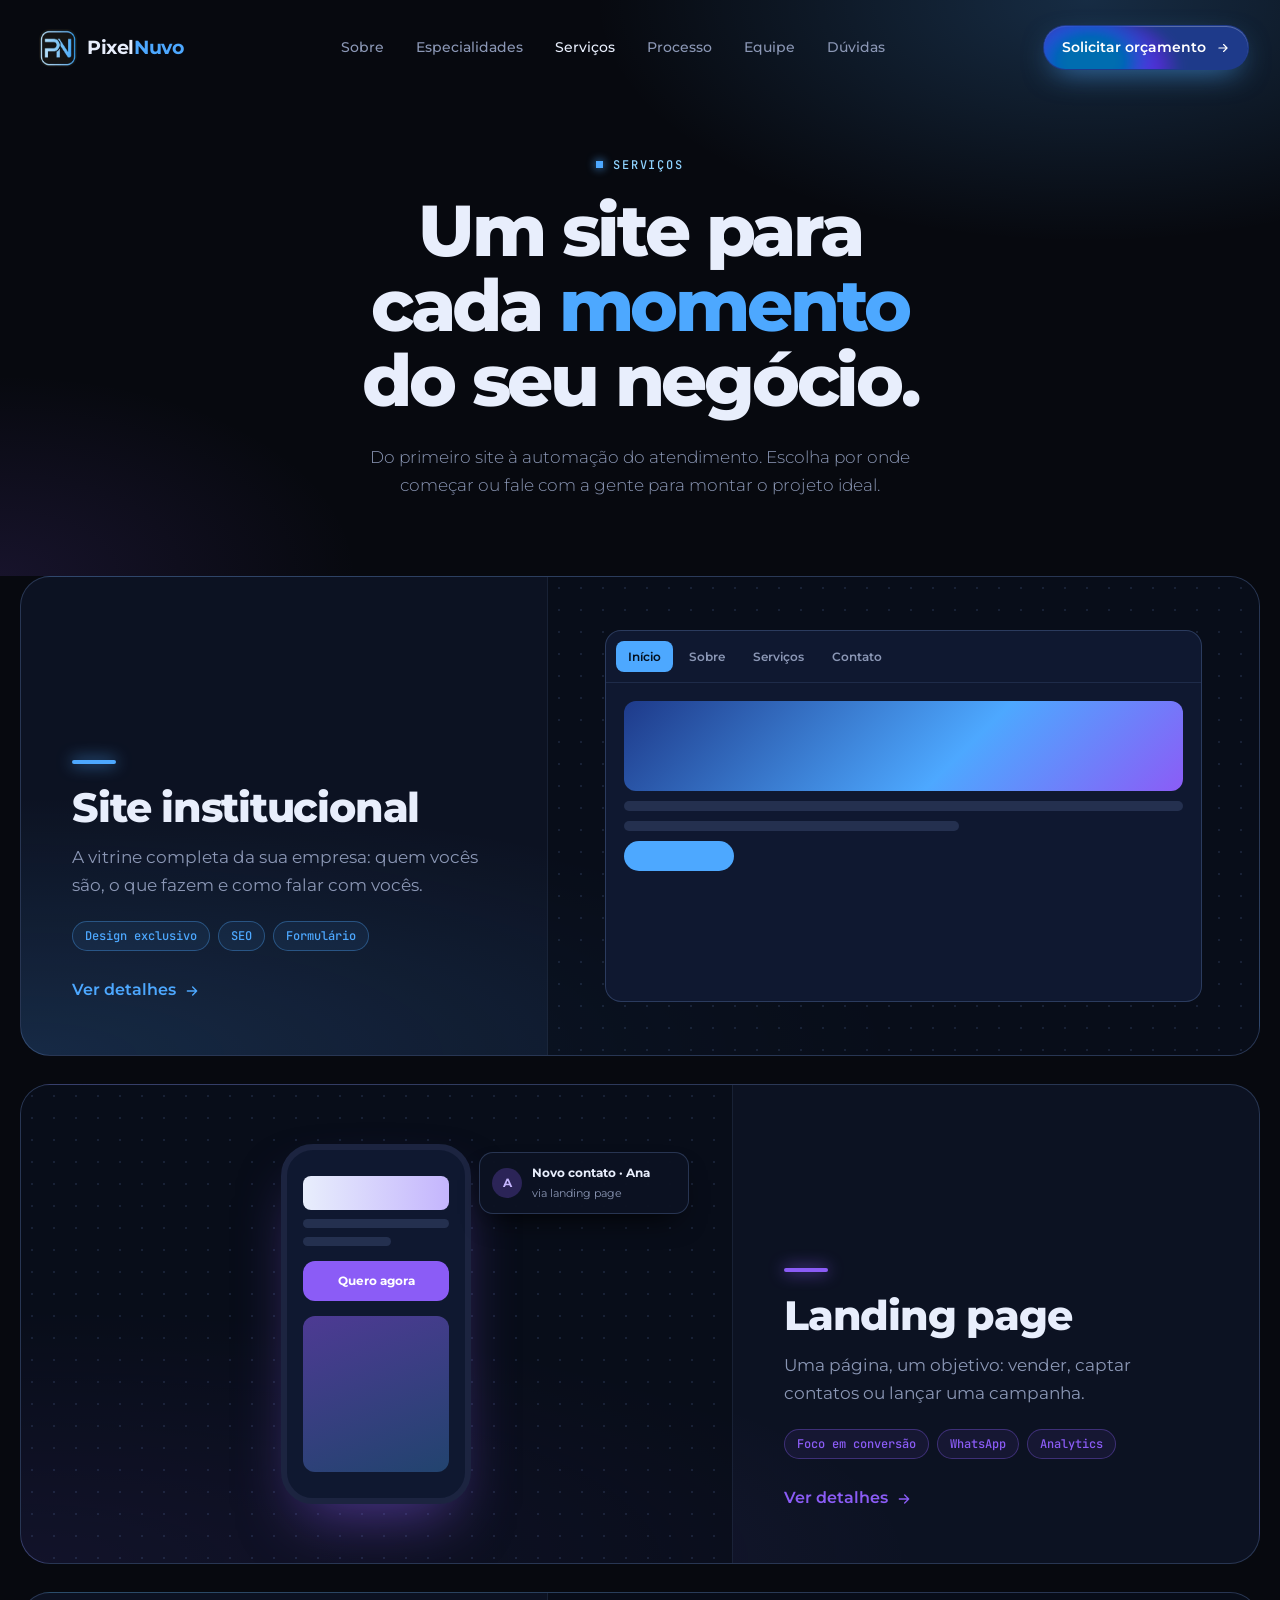
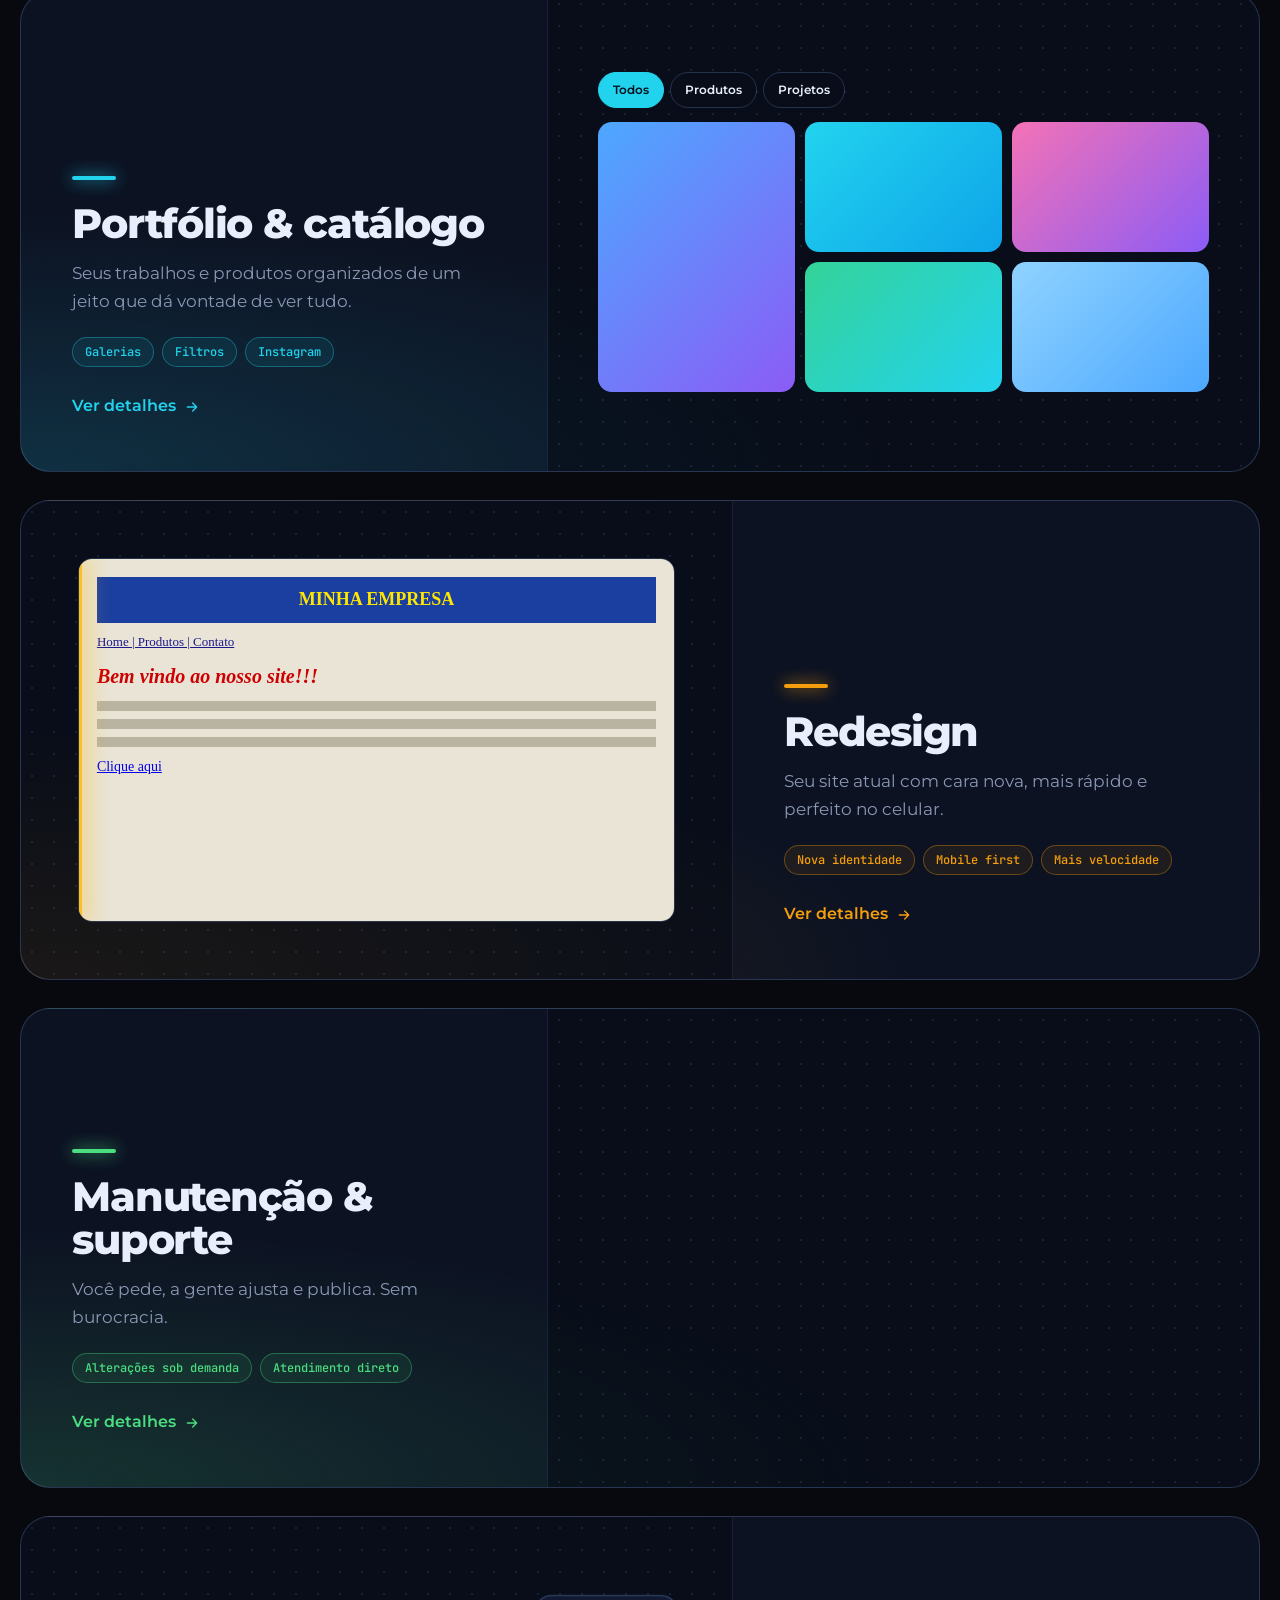
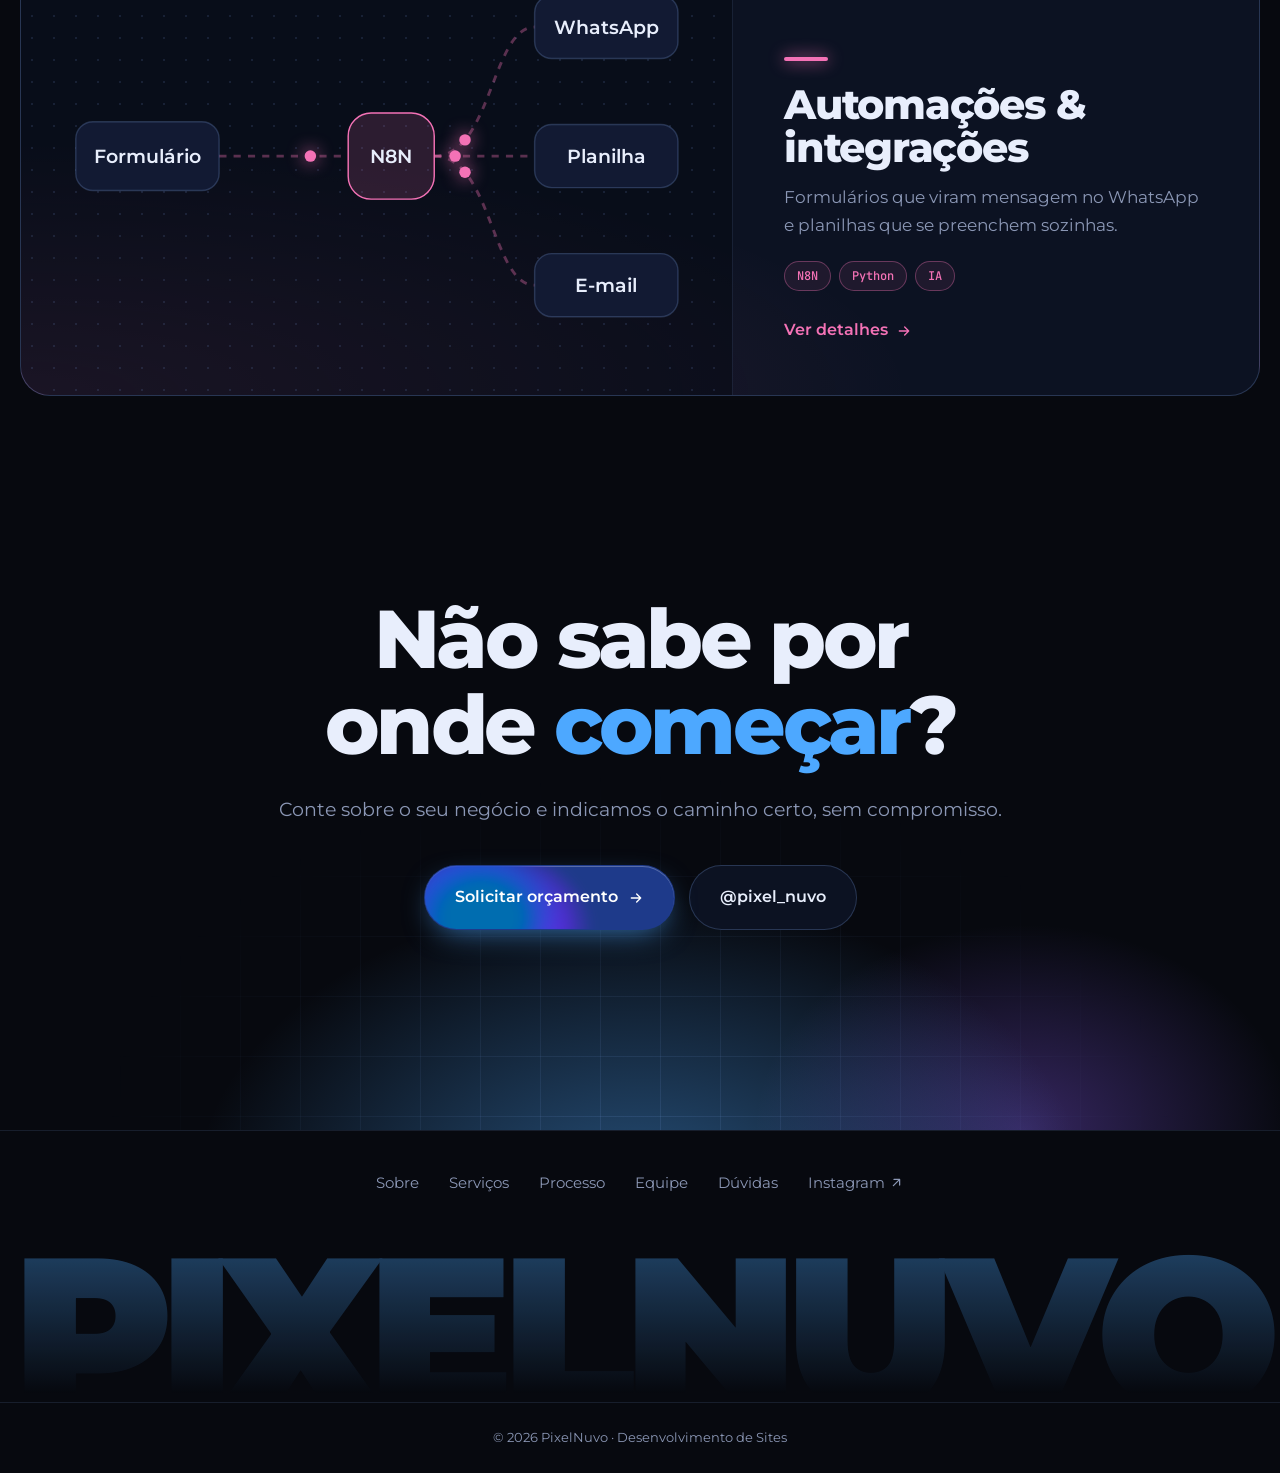
<file: servicos.html>
<!doctype html>
<html lang="pt-BR">
<head>
  <meta charset="utf-8">
  <meta name="viewport" content="width=device-width, initial-scale=1">
  <title>Serviços · PixelNuvo</title>
  <meta name="description" content="Sites institucionais, landing pages, portfólios, redesign, manutenção e automações. Conheça os serviços da PixelNuvo.">
  <meta name="theme-color" content="#07090f">
  <meta property="og:title" content="Serviços · PixelNuvo">
  <meta property="og:description" content="Sites institucionais, landing pages, portfólios, redesign, manutenção e automações. Conheça os serviços da PixelNuvo.">
  <link rel="icon" href="assets/logo.png">
  <link rel="preconnect" href="https://fonts.googleapis.com">
  <link rel="preconnect" href="https://fonts.gstatic.com" crossorigin>
  <link href="https://fonts.googleapis.com/css2?family=JetBrains+Mono:wght@400;500&family=Montserrat:wght@300;400;500;600;700;800;900&display=swap" rel="stylesheet">
  <link rel="stylesheet" href="style/style.css">
</head>
<body>
  <svg width="0" height="0" style="position:absolute" aria-hidden="true">
    <symbol id="i-check" viewBox="0 0 24 24"><path fill="none" stroke="currentColor" stroke-width="2" stroke-linecap="round" stroke-linejoin="round" d="M20 6 9 17l-5-5"/></symbol>
    <symbol id="i-arrow" viewBox="0 0 24 24"><path fill="none" stroke="currentColor" stroke-width="2" stroke-linecap="round" stroke-linejoin="round" d="M5 12h14M13 6l6 6-6 6"/></symbol>
    <symbol id="i-external" viewBox="0 0 24 24"><path fill="none" stroke="currentColor" stroke-width="2" stroke-linecap="round" stroke-linejoin="round" d="M7 17 17 7M8 7h9v9"/></symbol>
  </svg>
  <div class="progress" aria-hidden="true"></div>
  <div class="cursor-glow" aria-hidden="true"></div>

  <!-- NAV -->
  <header class="nav" id="nav">
    <a href="index.html" class="brand" aria-label="PixelNuvo, início">
      <img src="assets/logo.png" alt="" width="40" height="40">
      <span>Pixel<b>Nuvo</b></span>
    </a>
    <nav class="nav__links" id="menu" aria-label="Principal">
      <a href="index.html#sobre">Sobre</a>
      <a href="index.html#especialidades">Especialidades</a>
      <a href="servicos.html" class="is-active" aria-current="page">Serviços</a>
      <a href="index.html#processo">Processo</a>
      <a href="index.html#equipe">Equipe</a>
      <a href="index.html#duvidas">Dúvidas</a>
      <a href="#contato" class="btn btn--sm btn--primary nav__cta-mobile">Solicitar orçamento</a>
    </nav>
    <a href="#contato" class="btn btn--sm btn--primary nav__cta magnetic">Solicitar orçamento <i aria-hidden="true"><svg class="ic" aria-hidden="true"><use href="#i-arrow"/></svg></i></a>
    <button class="nav__toggle" aria-label="Abrir menu" aria-expanded="false" aria-controls="menu"><span></span><span></span></button>
  </header>

  <main id="topo">
    <section class="page-hero page-hero--center">
      <div class="container">
        <p class="eyebrow" data-scramble>Serviços</p>
        <h1 class="page-hero__title">Um site para cada <span class="hl">momento</span> do seu negócio.</h1>
        <p class="page-hero__lead">Do primeiro site à automação do atendimento. Escolha por onde começar ou fale com a gente para montar o projeto ideal.</p>
      </div>
    </section>

    <section class="svc-list container" aria-label="Todos os serviços">
      <article class="svc reveal" style="--a:#4da8ff">
        <div class="svc__text">
          <h2 class="svc__name">Site institucional</h2>
          <p>A vitrine completa da sua empresa: quem vocês são, o que fazem e como falar com vocês.</p>
          <ul class="tags"><li>Design exclusivo</li><li>SEO</li><li>Formulário</li></ul>
          <a href="servicos/site-institucional.html" class="svc__link">Ver detalhes <svg class="ic" aria-hidden="true"><use href="#i-arrow"/></svg><span class="sr-only"> de Site institucional</span></a>
        </div>
        <div class="svc__viz">
          <div class="v-inst" data-p="0">
            <div class="v-inst__tabs"><button type="button">Início</button><button type="button">Sobre</button><button type="button">Serviços</button><button type="button">Contato</button></div>
            <div class="v-inst__pg pg0"><i class="big"></i><i></i><i class="s"></i><i class="btn"></i></div>
            <div class="v-inst__pg pg1"><i class="img"></i><div><i></i><i></i><i class="s"></i><i></i></div></div>
            <div class="v-inst__pg pg2"><i class="c"></i><i class="c"></i><i class="c"></i></div>
            <div class="v-inst__pg pg3"><div><i class="in"></i><i class="in"></i><i class="in ta"></i><i class="btn"></i></div><i class="map"><b></b></i></div>
          </div>
        </div>
      </article>

      <article class="svc reveal" style="--a:#8b5cf6">
        <div class="svc__text">
          <h2 class="svc__name">Landing page</h2>
          <p>Uma página, um objetivo: vender, captar contatos ou lançar uma campanha.</p>
          <ul class="tags"><li>Foco em conversão</li><li>WhatsApp</li><li>Analytics</li></ul>
          <a href="servicos/landing-page.html" class="svc__link">Ver detalhes <svg class="ic" aria-hidden="true"><use href="#i-arrow"/></svg><span class="sr-only"> de Landing page</span></a>
        </div>
        <div class="svc__viz">
          <div class="v-land">
            <div class="phone"><i class="big"></i><i></i><i class="s"></i><span class="cta">Quero agora</span><i class="img"></i></div>
            <div class="leads" aria-hidden="true"></div>
          </div>
        </div>
      </article>

      <article class="svc reveal" style="--a:#22d3ee">
        <div class="svc__text">
          <h2 class="svc__name">Portfólio &amp; catálogo</h2>
          <p>Seus trabalhos e produtos organizados de um jeito que dá vontade de ver tudo.</p>
          <ul class="tags"><li>Galerias</li><li>Filtros</li><li>Instagram</li></ul>
          <a href="servicos/portfolio-catalogo.html" class="svc__link">Ver detalhes <svg class="ic" aria-hidden="true"><use href="#i-arrow"/></svg><span class="sr-only"> de Portfólio &amp; catálogo</span></a>
        </div>
        <div class="svc__viz">
          <div class="v-port" data-f="all">
            <div class="v-port__filters"><button type="button" data-f="all">Todos</button><button type="button" data-f="prod">Produtos</button><button type="button" data-f="proj">Projetos</button></div>
            <div class="v-port__grid">
              <i data-c="prod" style="--g:linear-gradient(135deg,#4da8ff,#8b5cf6)"></i>
              <i data-c="proj" style="--g:linear-gradient(135deg,#22d3ee,#0ea5e9)"></i>
              <i data-c="prod" style="--g:linear-gradient(135deg,#f472b6,#8b5cf6)"></i>
              <i data-c="proj" style="--g:linear-gradient(135deg,#34d399,#22d3ee)"></i>
              <i data-c="proj" style="--g:linear-gradient(135deg,#8fd3ff,#4da8ff)"></i>
              <i data-c="prod" style="--g:linear-gradient(135deg,#fbbf24,#f472b6)"></i>
            </div>
          </div>
        </div>
      </article>

      <article class="svc reveal" style="--a:#f59e0b">
        <div class="svc__text">
          <h2 class="svc__name">Redesign</h2>
          <p>Seu site atual com cara nova, mais rápido e perfeito no celular.</p>
          <ul class="tags"><li>Nova identidade</li><li>Mobile first</li><li>Mais velocidade</li></ul>
          <a href="servicos/redesign.html" class="svc__link">Ver detalhes <svg class="ic" aria-hidden="true"><use href="#i-arrow"/></svg><span class="sr-only"> de Redesign</span></a>
        </div>
        <div class="svc__viz">
          <div class="v-rd">
            <div class="v-rd__old"><b>MINHA EMPRESA</b><u>Home | Produtos | Contato</u><em>Bem vindo ao nosso site!!!</em><i></i><i></i><i></i><span>Clique aqui</span></div>
            <div class="v-rd__new"><b>Minha Empresa</b><strong>Qualidade que<br>se vê.</strong><i></i><i class="s"></i><span>Fale conosco <svg class="ic" aria-hidden="true"><use href="#i-arrow"/></svg></span><div class="v-rd__cards"><i></i><i></i><i></i></div></div>
            <div class="v-rd__line"></div>
          </div>
        </div>
      </article>

      <article class="svc reveal" style="--a:#4ade80">
        <div class="svc__text">
          <h2 class="svc__name">Manutenção &amp; suporte</h2>
          <p>Você pede, a gente ajusta e publica. Sem burocracia.</p>
          <ul class="tags"><li>Alterações sob demanda</li><li>Atendimento direto</li></ul>
          <a href="servicos/manutencao-suporte.html" class="svc__link">Ver detalhes <svg class="ic" aria-hidden="true"><use href="#i-arrow"/></svg><span class="sr-only"> de Manutenção &amp; suporte</span></a>
        </div>
        <div class="svc__viz">
          <div class="v-chat">
            <div class="m m--in" style="--d:0s">Oi! Consegue trocar o telefone do rodapé?</div>
            <div class="m m--typing" style="--d:1.2s"><span class="typing"><i></i><i></i><i></i></span></div>
            <div class="m m--out" style="--d:2.4s">Claro! Já estou ajustando por aqui.</div>
            <div class="m m--sys" style="--d:4s"><svg class="ic" aria-hidden="true"><use href="#i-check"/></svg> Alteração publicada no site</div>
            <div class="m m--in" style="--d:5.4s">Perfeito, obrigado!</div>
          </div>
        </div>
      </article>

      <article class="svc reveal" style="--a:#f472b6">
        <div class="svc__text">
          <h2 class="svc__name">Automações &amp; integrações</h2>
          <p>Formulários que viram mensagem no WhatsApp e planilhas que se preenchem sozinhas.</p>
          <ul class="tags"><li>N8N</li><li>Python</li><li>IA</li></ul>
          <a href="servicos/automacoes-integracoes.html" class="svc__link">Ver detalhes <svg class="ic" aria-hidden="true"><use href="#i-arrow"/></svg><span class="sr-only"> de Automações &amp; integrações</span></a>
        </div>
        <div class="svc__viz">
          <svg class="v-auto" viewBox="0 0 440 300" aria-hidden="true">
            <path id="w1" d="M110 150 C160 150 160 150 200 150"/>
            <path id="w2" d="M260 150 C300 150 300 60 330 60"/>
            <path id="w3" d="M260 150 H330"/>
            <path id="w4" d="M260 150 C300 150 300 240 330 240"/>
            <circle r="4"><animateMotion dur="1.2s" repeatCount="indefinite"><mpath href="#w1"/></animateMotion></circle>
            <circle r="4"><animateMotion dur="1.2s" begin=".6s" repeatCount="indefinite"><mpath href="#w2"/></animateMotion></circle>
            <circle r="4"><animateMotion dur="1.2s" begin=".6s" repeatCount="indefinite"><mpath href="#w3"/></animateMotion></circle>
            <circle r="4"><animateMotion dur="1.2s" begin=".6s" repeatCount="indefinite"><mpath href="#w4"/></animateMotion></circle>
            <g class="node"><rect x="10" y="126" width="100" height="48" rx="12"/><text x="60" y="155">Formulário</text></g>
            <g class="node node--hub"><rect x="200" y="120" width="60" height="60" rx="16"/><text x="230" y="155">N8N</text></g>
            <g class="node"><rect x="330" y="38" width="100" height="44" rx="12"/><text x="380" y="65">WhatsApp</text></g>
            <g class="node"><rect x="330" y="128" width="100" height="44" rx="12"/><text x="380" y="155">Planilha</text></g>
            <g class="node"><rect x="330" y="218" width="100" height="44" rx="12"/><text x="380" y="245">E-mail</text></g>
          </svg>
        </div>
      </article>
    </section>

    <!-- CTA -->
    <section class="cta" id="contato">
      <div class="cta__glow" aria-hidden="true"></div>
      <div class="container cta__inner">
        <h2 class="cta__title reveal">Não sabe por onde <span class="hl">começar</span>?</h2>
        <p class="cta__lead reveal">Conte sobre o seu negócio e indicamos o caminho certo, sem compromisso.</p>
        <div class="hero__ctas reveal">
          <a href="https://ig.me/m/pixel_nuvo" target="_blank" rel="noopener" class="btn btn--primary btn--lg magnetic">Solicitar orçamento <i aria-hidden="true"><svg class="ic" aria-hidden="true"><use href="#i-arrow"/></svg></i></a>
          <a href="https://www.instagram.com/pixel_nuvo/" target="_blank" rel="noopener" class="btn btn--ghost btn--lg">@pixel_nuvo</a>
        </div>
      </div>
    </section>
  </main>

  <footer class="footer">
    <nav class="footer__nav" aria-label="Rodapé">
      <a href="index.html#sobre">Sobre</a><a href="servicos.html">Serviços</a><a href="index.html#processo">Processo</a><a href="index.html#equipe">Equipe</a><a href="index.html#duvidas">Dúvidas</a>
      <a href="https://www.instagram.com/pixel_nuvo/" target="_blank" rel="noopener">Instagram <svg class="ic" aria-hidden="true"><use href="#i-external"/></svg></a>
    </nav>
    <div class="footer__word" aria-hidden="true">PIXELNUVO</div>
    <p class="footer__copy">© <span class="year"></span> PixelNuvo · Desenvolvimento de Sites</p>
  </footer>

  <script src="common.js"></script>
</body>
</html>
</file>
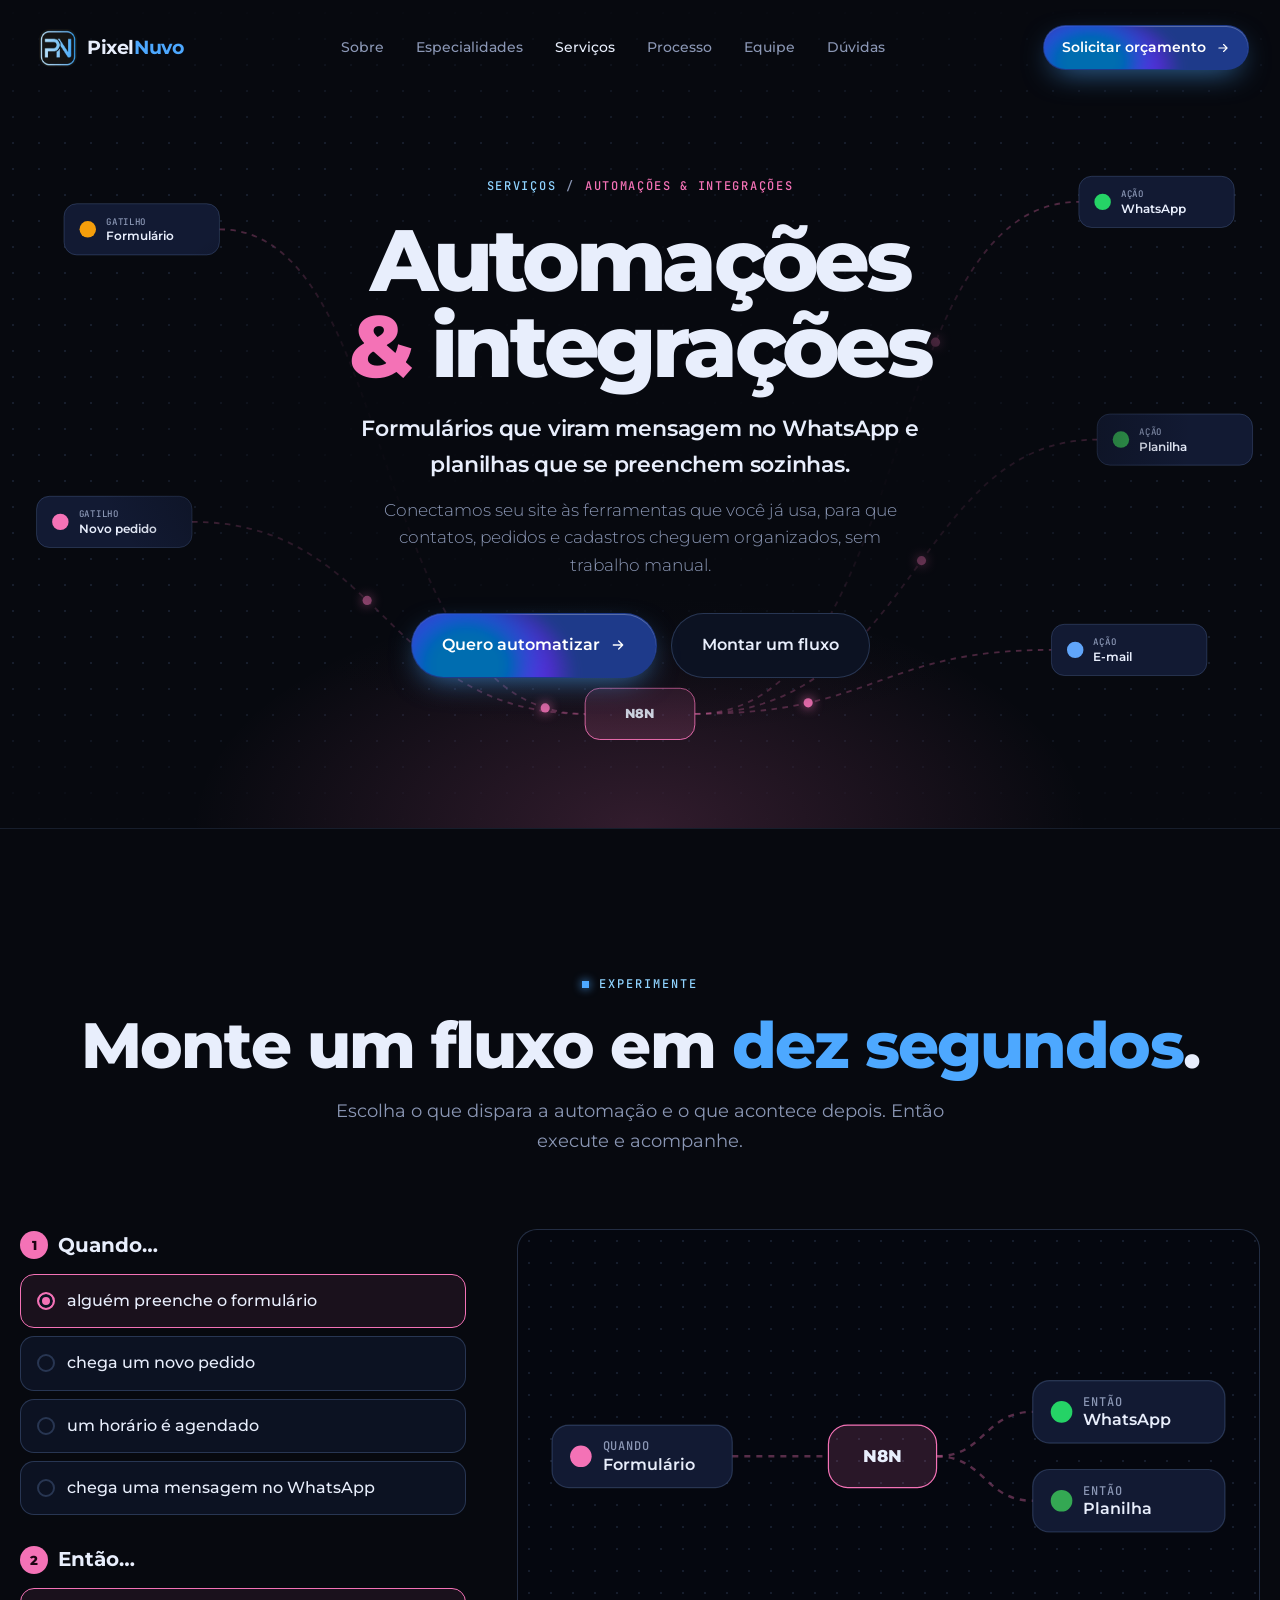
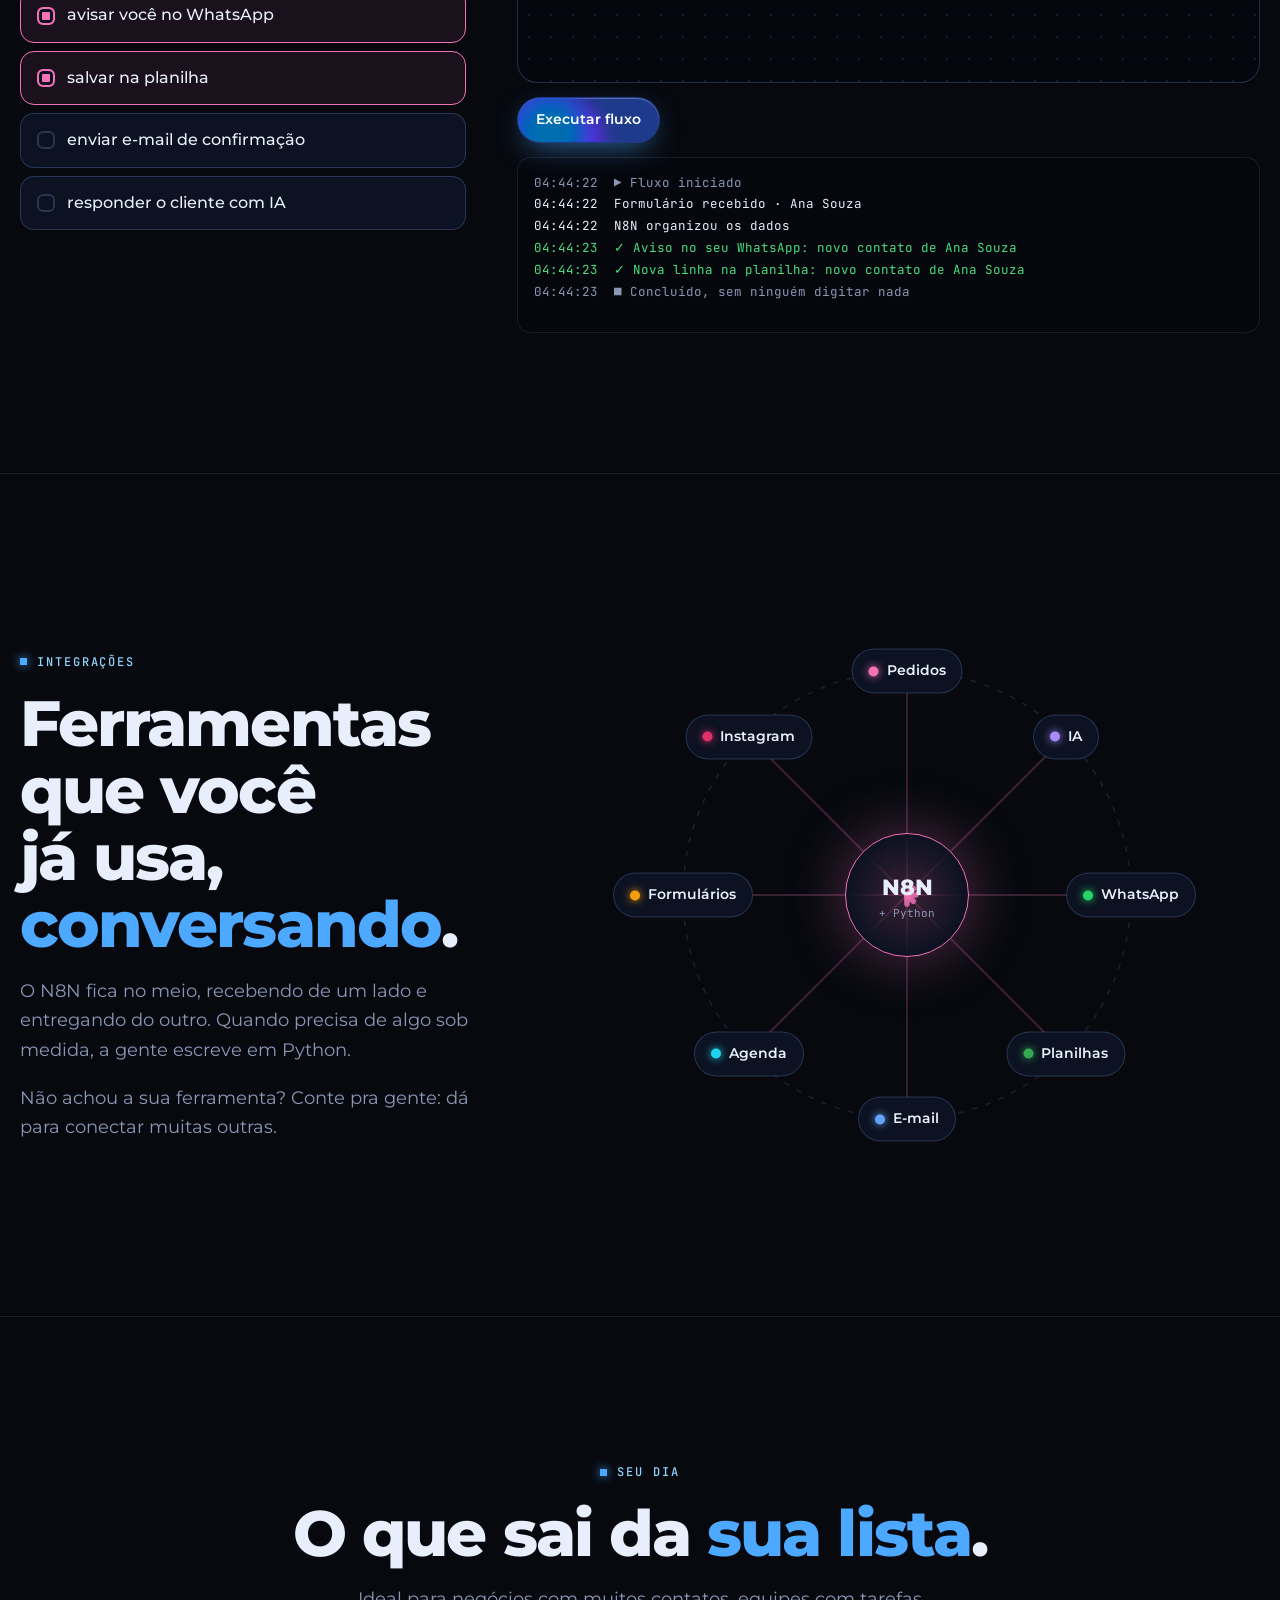
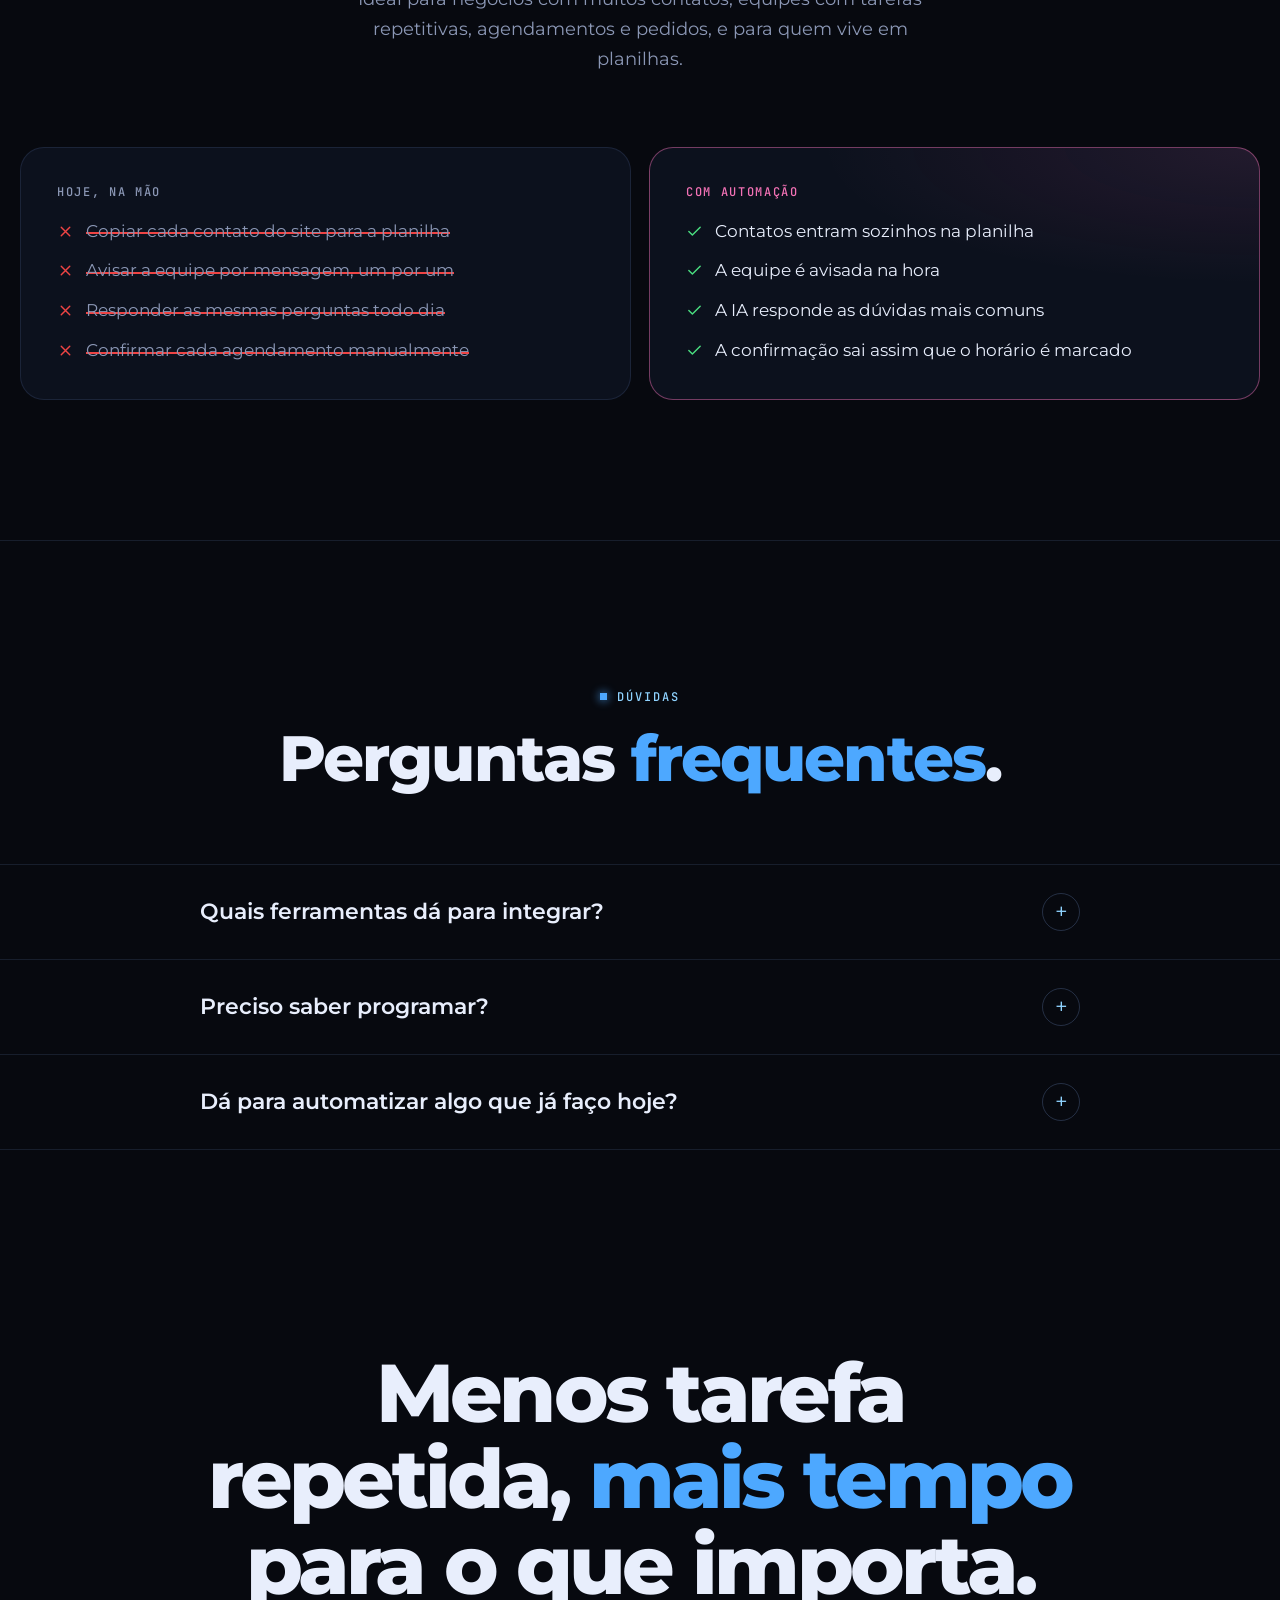
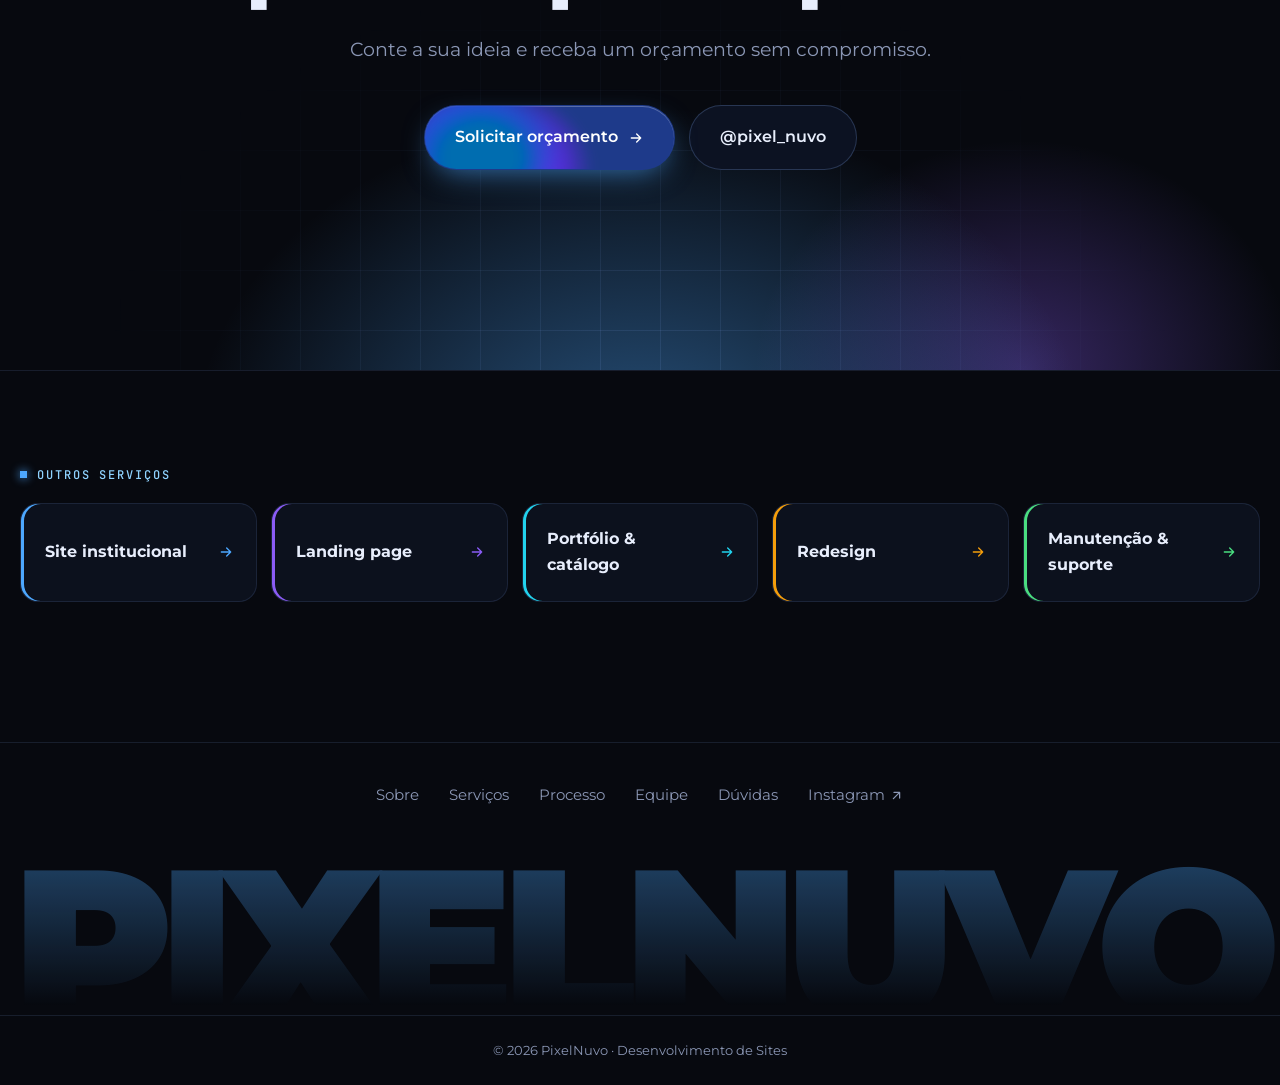
<file: servicos/automacoes-integracoes.html>
<!doctype html>
<html lang="pt-BR">
<head>
  <meta charset="utf-8">
  <meta name="viewport" content="width=device-width, initial-scale=1">
  <title>Automações & integrações · PixelNuvo</title>
  <meta name="description" content="Formulários que viram mensagem no WhatsApp e planilhas que se preenchem sozinhas.">
  <meta name="theme-color" content="#07090f">
  <meta property="og:title" content="Automações & integrações · PixelNuvo">
  <meta property="og:description" content="Formulários que viram mensagem no WhatsApp e planilhas que se preenchem sozinhas.">
  <link rel="icon" href="../assets/logo.png">
  <link rel="preconnect" href="https://fonts.googleapis.com">
  <link rel="preconnect" href="https://fonts.gstatic.com" crossorigin>
  <link href="https://fonts.googleapis.com/css2?family=JetBrains+Mono:wght@400;500&family=Montserrat:wght@300;400;500;600;700;800;900&display=swap" rel="stylesheet">
  <link rel="stylesheet" href="../style/style.css">
  <style data-page>
    /* shared flow nodes (hero canvas + builder) */
    .au-node rect { fill: #121a33; stroke: var(--line-2); }
    .au-node circle { fill: var(--c); }
    .au-node text { fill: var(--text); font: 600 13px var(--sans); }
    .au-node text.k { fill: var(--muted); font: 500 10px var(--mono); letter-spacing: .08em; text-transform: uppercase; }
    .au-hub rect { fill: rgba(244, 114, 182, .15); stroke: var(--a); }
    .au-hub text { font: 800 14px var(--sans); }

    /* hero: node-editor canvas */
    .au-hero { position: relative; isolation: isolate; overflow: hidden; display: grid; place-items: center; min-height: min(92vh, 860px); padding: 140px 0 110px; text-align: center; background: radial-gradient(var(--line) 1px, transparent 1px) 0 0 / 26px 26px; }
    .au-hero::before { content: ""; position: absolute; inset: 0; z-index: -2; background: radial-gradient(ellipse 50% 40% at 50% 100%, rgba(244, 114, 182, .18), transparent 70%), linear-gradient(180deg, var(--bg), transparent 18%, transparent 82%, var(--bg)); }
    .au-bg { position: absolute; inset: 0; z-index: -1; width: 100%; height: 100%; }
    .au-bg path { fill: none; stroke: rgba(244, 114, 182, .3); stroke-width: 2; stroke-dasharray: 6 6; }
    .au-bg .dotp { fill: var(--a); filter: drop-shadow(0 0 6px var(--a)); }
    .au-hero .container { position: relative; }
    .au-hero .container::before { content: ""; position: absolute; inset: -60px 5%; z-index: -1; background: radial-gradient(ellipse at center, rgba(7, 9, 15, .94) 35%, transparent 70%); }
    .au-hero .crumbs { justify-content: center; }
    .au-h1 { max-width: 13ch; margin: 0 auto; font-size: clamp(44px, 6.8vw, 100px); font-weight: 800; letter-spacing: -.05em; line-height: .98; text-wrap: balance; }
    .au-h1 .amp { color: var(--a); }
    .au-hero .page-hero__sub, .au-hero .page-hero__lead { margin-inline: auto; }
    .au-hero .page-hero__sub { max-width: 40ch; }
    .au-hero .hero__ctas { justify-content: center; margin-top: 34px; }

    /* builder */
    .au-build { border-top: 1px solid var(--line); }
    .au-build__grid { display: grid; grid-template-columns: .75fr 1.25fr; gap: clamp(24px, 4vw, 56px); align-items: start; }
    .au-ctrl fieldset { display: grid; gap: 8px; margin: 0; padding: 0; border: 0; min-width: 0; }
    .au-ctrl fieldset + fieldset { margin-top: 28px; }
    .au-ctrl legend { display: flex; align-items: center; gap: 10px; margin-bottom: 12px; padding: 0; font-size: 20px; font-weight: 700; }
    .au-ctrl legend span { display: grid; place-items: center; width: 28px; height: 28px; border-radius: 50%; background: var(--a); color: #1f0414; font: 800 13px var(--sans); }
    .au-opt { position: relative; display: flex; align-items: center; gap: 12px; padding: 13px 16px; border-radius: 14px; border: 1px solid var(--line-2); background: #0c1222; font-weight: 500; cursor: pointer; transition: border-color .3s, background .3s; }
    .au-opt:hover { border-color: color-mix(in srgb, var(--a) 55%, transparent); }
    .au-opt input { position: absolute; opacity: 0; pointer-events: none; }
    .au-opt::before { content: ""; flex: none; width: 18px; height: 18px; border-radius: 50%; border: 2px solid var(--line-2); transition: background .25s, border-color .25s; }
    .au-opt--check::before { border-radius: 6px; }
    .au-opt:has(:checked) { border-color: var(--a); background: rgba(244, 114, 182, .08); }
    .au-opt:has(:checked)::before { border-color: var(--a); background: var(--a); box-shadow: inset 0 0 0 3px #0c1222; }
    .au-opt:has(:focus-visible) { outline: 2px solid var(--sky); outline-offset: 3px; }
    .au-panel { display: grid; gap: 14px; }
    .au-canvas { padding: 10px; border-radius: 20px; border: 1px solid var(--line-2); background: rgba(5, 8, 16, .6) radial-gradient(var(--line) 1px, transparent 1px) 0 0 / 22px 22px; }
    .au-svg { display: block; width: 100%; height: auto; overflow: visible; }
    .au-svg .au-node { animation: auIn .45s var(--ease) both; }
    @keyframes auIn { from { opacity: 0; } }
    .au-wire { fill: none; stroke: rgba(244, 114, 182, .35); stroke-width: 2; stroke-dasharray: 5 5; }
    .au-pulse { fill: none; stroke: var(--a); stroke-width: 3; stroke-linecap: round; filter: drop-shadow(0 0 6px var(--a)); }
    .au-node.is-hit rect { animation: auHit 1.1s var(--ease); }
    @keyframes auHit { 0%, 35% { stroke: var(--c, #f472b6); fill: color-mix(in srgb, var(--c, #f472b6) 24%, #121a33); } }
    .au-run { display: flex; align-items: center; gap: 14px; }
    .au-run .btn:disabled { opacity: .5; cursor: default; }
    .au-run small { font: 12px var(--mono); color: var(--muted); }
    .au-log { height: 176px; overflow: auto; margin: 0; padding: 14px 16px; border-radius: 14px; border: 1px solid var(--line); background: #05070d; font: 12.5px/1.75 var(--mono); color: var(--text); white-space: pre-wrap; }
    .au-log span { display: block; }
    .au-log .ok { color: #4ade80; }
    .au-log .dim { color: var(--muted); }

    /* tools map (static labels, only the dots travel) */
    .au-tools { border-top: 1px solid var(--line); }
    .au-tools__grid { display: grid; grid-template-columns: .8fr 1.2fr; gap: clamp(30px, 5vw, 70px); align-items: center; }
    .au-tools__grid > div > p:not(.eyebrow) { margin-top: 18px; color: var(--muted); font-size: 18px; max-width: 40ch; }
    .au-orbit { position: relative; width: min(100%, 560px); aspect-ratio: 1; margin-inline: auto; }
    .au-orbit svg { position: absolute; inset: 0; width: 100%; height: 100%; overflow: visible; }
    .au-orbit .ring { fill: none; stroke: var(--line); stroke-width: .3; stroke-dasharray: 1 1.5; }
    .au-orbit .ln { fill: none; stroke: rgba(244, 114, 182, .22); stroke-width: .35; }
    .au-orbit .flow { fill: none; stroke: var(--a); stroke-width: 1; stroke-linecap: round; stroke-dasharray: .04 1; animation: auFlow 2.8s linear var(--d) infinite; }
    @keyframes auFlow { from { stroke-dashoffset: .04; } to { stroke-dashoffset: -1; } }
    .au-orbit__hub { position: absolute; left: 50%; top: 50%; display: grid; place-items: center; align-content: center; width: 124px; height: 124px; margin: -62px; border-radius: 50%; border: 1.5px solid var(--a); background: radial-gradient(circle, rgba(244, 114, 182, .22), #0c1222 70%); box-shadow: 0 0 60px rgba(244, 114, 182, .35); }
    .au-orbit__hub b { font-size: 22px; font-weight: 800; }
    .au-orbit__hub small { font: 11px var(--mono); color: var(--muted); }
    .au-tool { position: absolute; left: var(--x); top: var(--y); display: flex; align-items: center; gap: 8px; padding: 10px 16px; border-radius: 99px; border: 1px solid var(--line-2); background: #0c1222; font-size: 14px; font-weight: 600; white-space: nowrap; transform: translate(-50%, -50%); }
    .au-tool i { width: 10px; height: 10px; border-radius: 50%; background: var(--c); box-shadow: 0 0 8px var(--c); }

    /* your day, before and after */
    .au-day { border-top: 1px solid var(--line); }
    .au-day__grid { display: grid; grid-template-columns: 1fr 1fr; gap: 18px; }
    .au-col { padding: clamp(24px, 3vw, 36px); border-radius: 24px; border: 1px solid var(--line); background: var(--card); }
    .au-col--new { border-color: color-mix(in srgb, var(--a) 45%, transparent); background: radial-gradient(120% 90% at 100% 0%, rgba(244, 114, 182, .1), transparent 60%), var(--card); }
    .au-col h3 { margin-bottom: 20px; font: 500 12px var(--mono); letter-spacing: .14em; text-transform: uppercase; color: var(--muted); }
    .au-col--new h3 { color: var(--a); }
    .au-col ul { display: grid; gap: 16px; }
    .au-col li { display: flex; gap: 12px; font-size: 17px; line-height: 1.4; }
    .au-col .ic { margin-top: 3px; }
    .au-col--old li { color: var(--muted); }
    .au-col--old .ic { color: #ef4444; }
    .au-col--new .ic { color: #4ade80; }
    .au-col s { text-decoration: none; -webkit-box-decoration-break: clone; box-decoration-break: clone; background: linear-gradient(#ef4444, #ef4444) 0 58% / 0% 2px no-repeat; transition: background-size .8s var(--ease) var(--d, 0s); }
    .au-col.is-in s { background-size: 100% 2px; }

    @media (max-width: 900px) {
      .au-bg { display: none; }
      .au-build__grid, .au-tools__grid, .au-day__grid { grid-template-columns: 1fr; }
      .au-orbit { width: min(100% - 60px, 420px); }
      .au-tool { padding: 7px 11px; font-size: 12px; }
      .au-orbit__hub { width: 96px; height: 96px; margin: -48px; }
    }
  </style>
</head>
<body style="--a:#f472b6">
  <svg width="0" height="0" style="position:absolute" aria-hidden="true">
    <symbol id="i-check" viewBox="0 0 24 24"><path fill="none" stroke="currentColor" stroke-width="2" stroke-linecap="round" stroke-linejoin="round" d="M20 6 9 17l-5-5"/></symbol>
    <symbol id="i-arrow" viewBox="0 0 24 24"><path fill="none" stroke="currentColor" stroke-width="2" stroke-linecap="round" stroke-linejoin="round" d="M5 12h14M13 6l6 6-6 6"/></symbol>
    <symbol id="i-external" viewBox="0 0 24 24"><path fill="none" stroke="currentColor" stroke-width="2" stroke-linecap="round" stroke-linejoin="round" d="M7 17 17 7M8 7h9v9"/></symbol>
  </svg>
  <div class="progress" aria-hidden="true"></div>
  <div class="cursor-glow" aria-hidden="true"></div>

  <!-- NAV -->
  <header class="nav" id="nav">
    <a href="../index.html" class="brand" aria-label="PixelNuvo, início">
      <img src="../assets/logo.png" alt="" width="40" height="40">
      <span>Pixel<b>Nuvo</b></span>
    </a>
    <nav class="nav__links" id="menu" aria-label="Principal">
      <a href="../index.html#sobre">Sobre</a>
      <a href="../index.html#especialidades">Especialidades</a>
      <a href="../servicos.html" class="is-active">Serviços</a>
      <a href="../index.html#processo">Processo</a>
      <a href="../index.html#equipe">Equipe</a>
      <a href="../index.html#duvidas">Dúvidas</a>
      <a href="#contato" class="btn btn--sm btn--primary nav__cta-mobile">Solicitar orçamento</a>
    </nav>
    <a href="#contato" class="btn btn--sm btn--primary nav__cta magnetic">Solicitar orçamento <i aria-hidden="true"><svg class="ic" aria-hidden="true"><use href="#i-arrow"/></svg></i></a>
    <button class="nav__toggle" aria-label="Abrir menu" aria-expanded="false" aria-controls="menu"><span></span><span></span></button>
  </header>

  <main id="topo">
    <svg width="0" height="0" style="position:absolute" aria-hidden="true"><symbol id="i-x" viewBox="0 0 24 24"><path fill="none" stroke="currentColor" stroke-width="2" stroke-linecap="round" stroke-linejoin="round" d="M18 6 6 18M6 6l12 12"/></symbol></svg>

    <section class="au-hero">
      <svg class="au-bg" viewBox="0 0 1400 760" preserveAspectRatio="xMidYMid meet" aria-hidden="true">
        <path id="hw1" d="M240 178 C 440 178, 400 708, 640 708"/>
        <path id="hw2" d="M210 498 C 420 498, 420 708, 640 708"/>
        <path id="hw3" d="M760 708 C 1000 708, 960 148, 1180 148"/>
        <path id="hw4" d="M760 708 C 1000 708, 1000 408, 1200 408"/>
        <path id="hw5" d="M760 708 C 960 708, 960 638, 1150 638"/>
        <circle class="dotp" r="5"><animateMotion dur="2.4s" repeatCount="indefinite"><mpath href="#hw1"/></animateMotion></circle>
        <circle class="dotp" r="5"><animateMotion dur="2.4s" begin="1.2s" repeatCount="indefinite"><mpath href="#hw2"/></animateMotion></circle>
        <circle class="dotp" r="5"><animateMotion dur="2.4s" begin=".6s" repeatCount="indefinite"><mpath href="#hw3"/></animateMotion></circle>
        <circle class="dotp" r="5"><animateMotion dur="2.4s" begin=".9s" repeatCount="indefinite"><mpath href="#hw4"/></animateMotion></circle>
        <circle class="dotp" r="5"><animateMotion dur="2.4s" begin="1.5s" repeatCount="indefinite"><mpath href="#hw5"/></animateMotion></circle>
        <g class="au-node" style="--c:#f59e0b" transform="translate(70 150)"><rect width="170" height="56" rx="14"/><circle cx="26" cy="28" r="9"/><text x="46" y="23" class="k">Gatilho</text><text x="46" y="40">Formulário</text></g>
        <g class="au-node" style="--c:#f472b6" transform="translate(40 470)"><rect width="170" height="56" rx="14"/><circle cx="26" cy="28" r="9"/><text x="46" y="23" class="k">Gatilho</text><text x="46" y="40">Novo pedido</text></g>
        <g class="au-node au-hub" transform="translate(640 680)"><rect width="120" height="56" rx="16"/><text x="60" y="33" text-anchor="middle">N8N</text></g>
        <g class="au-node" style="--c:#25d366" transform="translate(1180 120)"><rect width="170" height="56" rx="14"/><circle cx="26" cy="28" r="9"/><text x="46" y="23" class="k">Ação</text><text x="46" y="40">WhatsApp</text></g>
        <g class="au-node" style="--c:#34a853" transform="translate(1200 380)"><rect width="170" height="56" rx="14"/><circle cx="26" cy="28" r="9"/><text x="46" y="23" class="k">Ação</text><text x="46" y="40">Planilha</text></g>
        <g class="au-node" style="--c:#60a5fa" transform="translate(1150 610)"><rect width="170" height="56" rx="14"/><circle cx="26" cy="28" r="9"/><text x="46" y="23" class="k">Ação</text><text x="46" y="40">E-mail</text></g>
      </svg>
      <div class="container">
        <nav class="crumbs" aria-label="Você está aqui"><a href="../servicos.html">Serviços</a><span aria-hidden="true">/</span><span aria-current="page">Automações &amp; integrações</span></nav>
        <h1 class="au-h1">Automações <span class="amp">&amp;</span> integrações</h1>
        <p class="page-hero__sub">Formulários que viram mensagem no WhatsApp e planilhas que se preenchem sozinhas.</p>
        <p class="page-hero__lead">Conectamos seu site às ferramentas que você já usa, para que contatos, pedidos e cadastros cheguem organizados, sem trabalho manual.</p>
        <div class="hero__ctas">
          <a href="#contato" class="btn btn--primary btn--lg magnetic">Quero automatizar <i aria-hidden="true"><svg class="ic" aria-hidden="true"><use href="#i-arrow"/></svg></i></a>
          <a href="#montar" class="btn btn--ghost btn--lg">Montar um fluxo</a>
        </div>
      </div>
    </section>

    <section class="section au-build" id="montar">
      <div class="container">
        <header class="section__head">
          <p class="eyebrow" data-scramble>Experimente</p>
          <h2 class="h2 reveal">Monte um fluxo em <span class="hl">dez segundos</span>.</h2>
          <p class="section__sub reveal">Escolha o que dispara a automação e o que acontece depois. Então execute e acompanhe.</p>
        </header>
        <div class="au-build__grid">
          <form class="au-ctrl" onsubmit="return false">
            <fieldset>
              <legend><span>1</span>Quando…</legend>
              <label class="au-opt"><input type="radio" name="au-t" value="form" checked>alguém preenche o formulário</label>
              <label class="au-opt"><input type="radio" name="au-t" value="order">chega um novo pedido</label>
              <label class="au-opt"><input type="radio" name="au-t" value="book">um horário é agendado</label>
              <label class="au-opt"><input type="radio" name="au-t" value="msg">chega uma mensagem no WhatsApp</label>
            </fieldset>
            <fieldset>
              <legend><span>2</span>Então…</legend>
              <label class="au-opt au-opt--check"><input type="checkbox" name="au-a" value="wa" checked>avisar você no WhatsApp</label>
              <label class="au-opt au-opt--check"><input type="checkbox" name="au-a" value="sheet" checked>salvar na planilha</label>
              <label class="au-opt au-opt--check"><input type="checkbox" name="au-a" value="mail">enviar e-mail de confirmação</label>
              <label class="au-opt au-opt--check"><input type="checkbox" name="au-a" value="ai">responder o cliente com IA</label>
            </fieldset>
          </form>
          <div class="au-panel">
            <div class="au-canvas"><svg class="au-svg" viewBox="0 0 600 360" role="img" aria-label="Diagrama do fluxo escolhido"></svg></div>
            <div class="au-run"><button type="button" class="btn btn--primary btn--sm au-go">Executar fluxo</button><small class="au-hint"></small></div>
            <pre class="au-log" aria-live="polite"><span class="dim">Escolha o gatilho e as ações, depois execute.</span></pre>
          </div>
        </div>
      </div>
    </section>

    <section class="section au-tools">
      <div class="container au-tools__grid">
        <div>
          <p class="eyebrow" data-scramble>Integrações</p>
          <h2 class="h2 reveal">Ferramentas que você já usa, <span class="hl">conversando</span>.</h2>
          <p class="reveal">O N8N fica no meio, recebendo de um lado e entregando do outro. Quando precisa de algo sob medida, a gente escreve em Python.</p>
          <p class="reveal">Não achou a sua ferramenta? Conte pra gente: dá para conectar muitas outras.</p>
        </div>
        <div class="au-orbit reveal">
          <svg viewBox="0 0 100 100" aria-hidden="true">
            <circle class="ring" cx="50" cy="50" r="40"/>
            <path class="ln" d="M50 50 L90 50"/><path class="ln" d="M50 50 L78.3 78.3"/><path class="ln" d="M50 50 L50 90"/><path class="ln" d="M50 50 L21.7 78.3"/><path class="ln" d="M50 50 L10 50"/><path class="ln" d="M50 50 L21.7 21.7"/><path class="ln" d="M50 50 L50 10"/><path class="ln" d="M50 50 L78.3 21.7"/>
            <path class="flow" pathLength="1" d="M10 50 L50 50" style="--d:0s"/>
            <path class="flow" pathLength="1" d="M21.7 21.7 L50 50" style="--d:.7s"/>
            <path class="flow" pathLength="1" d="M50 10 L50 50" style="--d:1.4s"/>
            <path class="flow" pathLength="1" d="M21.7 78.3 L50 50" style="--d:2.1s"/>
            <path class="flow" pathLength="1" d="M50 50 L90 50" style="--d:.35s"/>
            <path class="flow" pathLength="1" d="M50 50 L78.3 78.3" style="--d:1.05s"/>
            <path class="flow" pathLength="1" d="M50 50 L50 90" style="--d:1.75s"/>
            <path class="flow" pathLength="1" d="M50 50 L78.3 21.7" style="--d:2.45s"/>
          </svg>
          <div class="au-orbit__hub"><b>N8N</b><small>+ Python</small></div>
          <span class="au-tool" style="--x:90%;--y:50%;--c:#25d366"><i></i>WhatsApp</span>
          <span class="au-tool" style="--x:78.3%;--y:78.3%;--c:#34a853"><i></i>Planilhas</span>
          <span class="au-tool" style="--x:50%;--y:90%;--c:#60a5fa"><i></i>E-mail</span>
          <span class="au-tool" style="--x:21.7%;--y:78.3%;--c:#22d3ee"><i></i>Agenda</span>
          <span class="au-tool" style="--x:10%;--y:50%;--c:#f59e0b"><i></i>Formulários</span>
          <span class="au-tool" style="--x:21.7%;--y:21.7%;--c:#e1306c"><i></i>Instagram</span>
          <span class="au-tool" style="--x:50%;--y:10%;--c:#f472b6"><i></i>Pedidos</span>
          <span class="au-tool" style="--x:78.3%;--y:21.7%;--c:#a78bfa"><i></i>IA</span>
        </div>
      </div>
    </section>

    <section class="section au-day">
      <div class="container">
        <header class="section__head">
          <p class="eyebrow" data-scramble>Seu dia</p>
          <h2 class="h2 reveal">O que sai da <span class="hl">sua lista</span>.</h2>
          <p class="section__sub reveal">Ideal para negócios com muitos contatos, equipes com tarefas repetitivas, agendamentos e pedidos, e para quem vive em planilhas.</p>
        </header>
        <div class="au-day__grid">
          <div class="au-col au-col--old reveal">
            <h3>Hoje, na mão</h3>
            <ul>
              <li><svg class="ic" aria-hidden="true"><use href="#i-x"/></svg><s style="--d:.3s">Copiar cada contato do site para a planilha</s></li>
              <li><svg class="ic" aria-hidden="true"><use href="#i-x"/></svg><s style="--d:.45s">Avisar a equipe por mensagem, um por um</s></li>
              <li><svg class="ic" aria-hidden="true"><use href="#i-x"/></svg><s style="--d:.6s">Responder as mesmas perguntas todo dia</s></li>
              <li><svg class="ic" aria-hidden="true"><use href="#i-x"/></svg><s style="--d:.75s">Confirmar cada agendamento manualmente</s></li>
            </ul>
          </div>
          <div class="au-col au-col--new reveal" style="--rd:.15s">
            <h3>Com automação</h3>
            <ul>
              <li><svg class="ic" aria-hidden="true"><use href="#i-check"/></svg>Contatos entram sozinhos na planilha</li>
              <li><svg class="ic" aria-hidden="true"><use href="#i-check"/></svg>A equipe é avisada na hora</li>
              <li><svg class="ic" aria-hidden="true"><use href="#i-check"/></svg>A IA responde as dúvidas mais comuns</li>
              <li><svg class="ic" aria-hidden="true"><use href="#i-check"/></svg>A confirmação sai assim que o horário é marcado</li>
            </ul>
          </div>
        </div>
      </div>
    </section>

    <section class="section faq">
      <header class="section__head container">
        <p class="eyebrow" data-scramble>Dúvidas</p>
        <h2 class="h2 reveal">Perguntas <span class="hl">frequentes</span>.</h2>
      </header>
      <div class="faq__list">
        <details><summary>Quais ferramentas dá para integrar?</summary><p>WhatsApp, e-mail, planilhas, formulários e muitas outras, por meio do N8N e de scripts em Python.</p></details>
        <details><summary>Preciso saber programar?</summary><p>Não. A gente monta e testa o fluxo; você só aproveita o resultado.</p></details>
        <details><summary>Dá para automatizar algo que já faço hoje?</summary><p>Provavelmente sim. Conte como é o processo e mostramos o que pode rodar sozinho.</p></details>
      </div>
    </section>

    <!-- CTA -->
    <section class="cta" id="contato">
      <div class="cta__glow" aria-hidden="true"></div>
      <div class="container cta__inner">
        <h2 class="cta__title reveal">Menos tarefa repetida, <span class="hl">mais tempo</span> para o que importa.</h2>
        <p class="cta__lead reveal">Conte a sua ideia e receba um orçamento sem compromisso.</p>
        <div class="hero__ctas reveal">
          <a href="https://ig.me/m/pixel_nuvo" target="_blank" rel="noopener" class="btn btn--primary btn--lg magnetic">Solicitar orçamento <i aria-hidden="true"><svg class="ic" aria-hidden="true"><use href="#i-arrow"/></svg></i></a>
          <a href="https://www.instagram.com/pixel_nuvo/" target="_blank" rel="noopener" class="btn btn--ghost btn--lg">@pixel_nuvo</a>
        </div>
      </div>
    </section>

    <section class="section more-sec" aria-labelledby="outros">
      <div class="container">
        <p class="eyebrow" id="outros">Outros serviços</p>
        <div class="more">
          <a href="site-institucional.html" class="more__item" style="--a:#4da8ff"><b>Site institucional</b><svg class="ic" aria-hidden="true"><use href="#i-arrow"/></svg></a>
          <a href="landing-page.html" class="more__item" style="--a:#8b5cf6"><b>Landing page</b><svg class="ic" aria-hidden="true"><use href="#i-arrow"/></svg></a>
          <a href="portfolio-catalogo.html" class="more__item" style="--a:#22d3ee"><b>Portfólio &amp; catálogo</b><svg class="ic" aria-hidden="true"><use href="#i-arrow"/></svg></a>
          <a href="redesign.html" class="more__item" style="--a:#f59e0b"><b>Redesign</b><svg class="ic" aria-hidden="true"><use href="#i-arrow"/></svg></a>
          <a href="manutencao-suporte.html" class="more__item" style="--a:#4ade80"><b>Manutenção &amp; suporte</b><svg class="ic" aria-hidden="true"><use href="#i-arrow"/></svg></a>
        </div>
      </div>
    </section>
  </main>

  <footer class="footer">
    <nav class="footer__nav" aria-label="Rodapé">
      <a href="../index.html#sobre">Sobre</a><a href="../servicos.html">Serviços</a><a href="../index.html#processo">Processo</a><a href="../index.html#equipe">Equipe</a><a href="../index.html#duvidas">Dúvidas</a>
      <a href="https://www.instagram.com/pixel_nuvo/" target="_blank" rel="noopener">Instagram <svg class="ic" aria-hidden="true"><use href="#i-external"/></svg></a>
    </nav>
    <div class="footer__word" aria-hidden="true">PIXELNUVO</div>
    <p class="footer__copy">© <span class="year"></span> PixelNuvo · Desenvolvimento de Sites</p>
  </footer>

  <script src="../common.js"></script>
  <script data-page>
    /* Flow builder: pick a trigger and actions, draw the flow, run it with a log */
    (() => {
      const T = {
        form: { label: 'Formulário', ev: 'Formulário recebido · Ana Souza', who: 'novo contato de Ana Souza' },
        order: { label: 'Novo pedido', ev: 'Pedido #1042 recebido · R$ 189,90', who: 'pedido #1042' },
        book: { label: 'Agendamento', ev: 'Horário agendado · sexta, 14h', who: 'agendamento de sexta, 14h' },
        msg: { label: 'WhatsApp', ev: 'Mensagem recebida · “Vocês abrem sábado?”', who: 'mensagem de cliente' },
      };
      const A = {
        wa: { label: 'WhatsApp', c: '#25d366', done: w => `Aviso no seu WhatsApp: ${w}` },
        sheet: { label: 'Planilha', c: '#34a853', done: w => `Nova linha na planilha: ${w}` },
        mail: { label: 'E-mail', c: '#60a5fa', done: () => 'E-mail de confirmação enviado ao cliente' },
        ai: { label: 'Resposta com IA', c: '#a78bfa', done: () => 'IA respondeu o cliente automaticamente' },
      };
      const form = $('.au-ctrl'), svg = $('.au-svg'), go = $('.au-go'), hint = $('.au-hint'), log = $('.au-log');
      let running = false, dirty = false;
      const state = () => ({ t: $('[name=au-t]:checked', form).value, acts: $$('[name=au-a]:checked', form).map(i => i.value) });
      const node = (x, y, w, cls, kind, label, c) =>
        `<g class="au-node ${cls}" style="--c:${c}" transform="translate(${x} ${y - 26})"><rect width="${w}" height="52" rx="14"/><circle cx="24" cy="26" r="9"/><text x="42" y="21" class="k">${kind}</text><text x="42" y="37">${label}</text></g>`;

      function render() {
        if (running) { dirty = true; return; }
        const { t, acts } = state();
        let h;
        if (mobile.matches) {
          // phones: top-down flow, actions in two columns, so the labels stay readable
          const pos = acts.map((_, i) => {
            const alone = acts.length === 1 || (i === acts.length - 1 && acts.length % 2);
            return [alone ? 180 : i % 2 ? 265 : 95, 240 + Math.floor(i / 2) * 74];
          });
          h = '<path class="au-wire" d="M180 72 V110"/>';
          pos.forEach(([x, y]) => { h += `<path class="au-wire" d="M180 162 C 180 200, ${x} 190, ${x} ${y - 26}"/>`; });
          h += node(105, 46, 150, 'au-trig', 'Quando', T[t].label, '#f472b6');
          h += '<g class="au-node au-hub" transform="translate(135 110)"><rect width="90" height="52" rx="16"/><text x="45" y="31" text-anchor="middle">N8N</text></g>';
          acts.forEach((a, i) => { h += node(pos[i][0] - 80, pos[i][1], 160, 'au-act', 'Então', A[a].label, A[a].c); });
          svg.setAttribute('viewBox', `0 0 360 ${240 + Math.max(0, Math.ceil(acts.length / 2) - 1) * 74 + 40}`);
        } else {
          const ys = acts.map((_, i) => 180 + (i - (acts.length - 1) / 2) * 74);
          h = '<path class="au-wire" d="M170 180 H250"/>';
          ys.forEach(y => { h += `<path class="au-wire" d="M340 180 C 380 180, 380 ${y}, 420 ${y}"/>`; });
          h += node(20, 180, 150, 'au-trig', 'Quando', T[t].label, '#f472b6');
          h += '<g class="au-node au-hub" transform="translate(250 154)"><rect width="90" height="52" rx="16"/><text x="45" y="31" text-anchor="middle">N8N</text></g>';
          acts.forEach((a, i) => { h += node(420, ys[i], 160, 'au-act', 'Então', A[a].label, A[a].c); });
          svg.setAttribute('viewBox', '0 0 600 360');
        }
        svg.innerHTML = h;
        go.disabled = !acts.length;
        hint.textContent = acts.length ? '' : 'Escolha pelo menos uma ação';
      }

      const flash = n => { n.classList.remove('is-hit'); n.getBoundingClientRect(); n.classList.add('is-hit'); };
      function pulse(p) {
        if (reduced) return Promise.resolve();
        const L = p.getTotalLength(), c = p.cloneNode();
        c.setAttribute('class', 'au-pulse');
        c.style.strokeDasharray = `40 ${L + 40}`;
        p.after(c);
        return c.animate([{ strokeDashoffset: 40 }, { strokeDashoffset: -L }], { duration: 750, easing: 'ease-in-out' }).finished.then(() => c.remove());
      }
      function line(txt, cls = '') {
        const s = document.createElement('span');
        s.className = cls;
        s.textContent = `${new Date().toLocaleTimeString('pt-BR')}  ${txt}`;
        log.append(s);
        log.scrollTop = log.scrollHeight;
      }

      async function run() {
        if (running) return;
        const { t, acts } = state();
        if (!acts.length) return;
        running = true;
        go.disabled = true;
        log.textContent = '';
        const wires = $$('.au-wire', svg), acNodes = $$('.au-act', svg);
        line('▶ Fluxo iniciado', 'dim');
        flash($('.au-trig', svg));
        line(T[t].ev);
        await pulse(wires[0]);
        flash($('.au-hub', svg));
        line('N8N organizou os dados');
        await Promise.all(acts.map(async (a, i) => {
          if (!reduced) await wait(i * 160);
          await pulse(wires[i + 1]);
          flash(acNodes[i]);
          line('✓ ' + A[a].done(T[t].who), 'ok');
        }));
        line('■ Concluído, sem ninguém digitar nada', 'dim');
        running = false;
        go.disabled = false;
        if (dirty) { dirty = false; render(); }
      }

      form.addEventListener('change', render);
      mobile.addEventListener('change', render);
      go.addEventListener('click', run);
      render();
      // run once on its own the first time the builder comes into view
      if (!reduced) new IntersectionObserver(([e], o) => {
        if (!e.isIntersecting) return;
        o.disconnect();
        setTimeout(run, 700);
      }, { threshold: .5 }).observe($('.au-canvas'));
    })();
  </script>
</body>
</html>
</file>
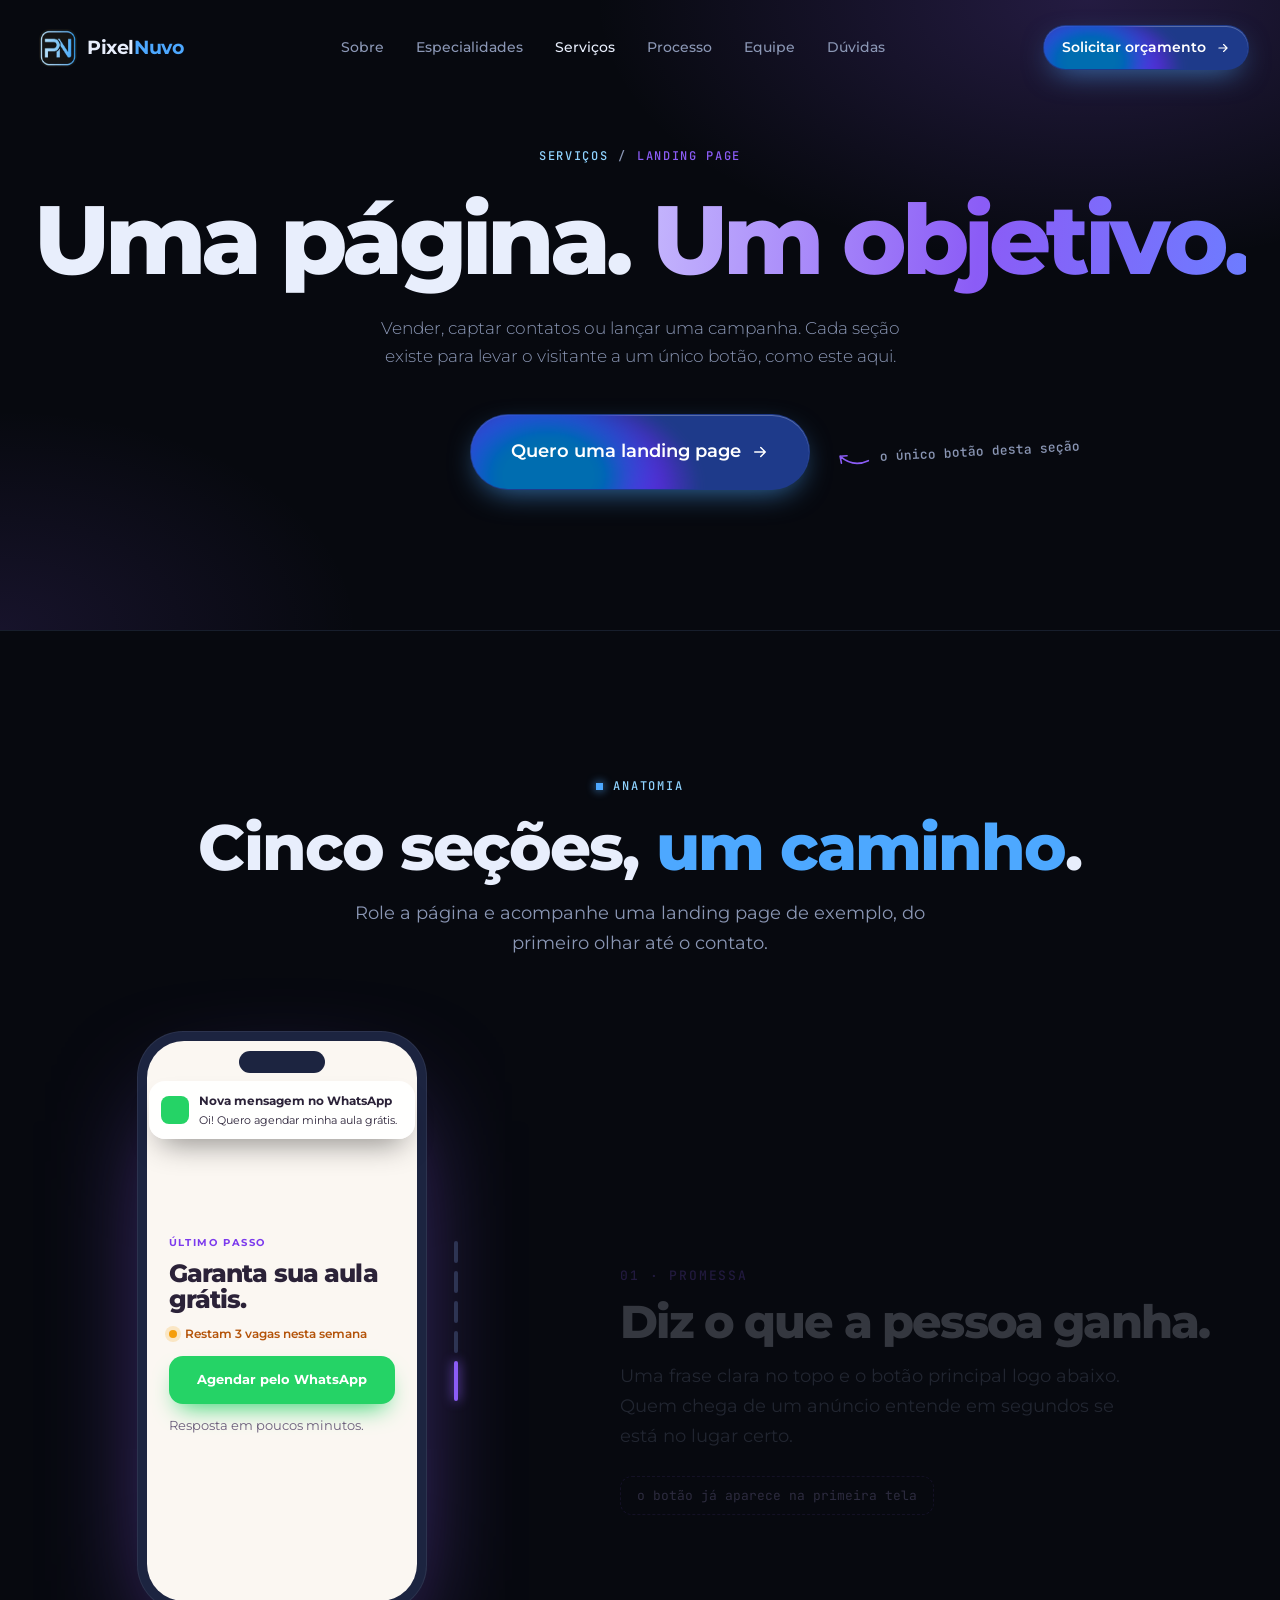
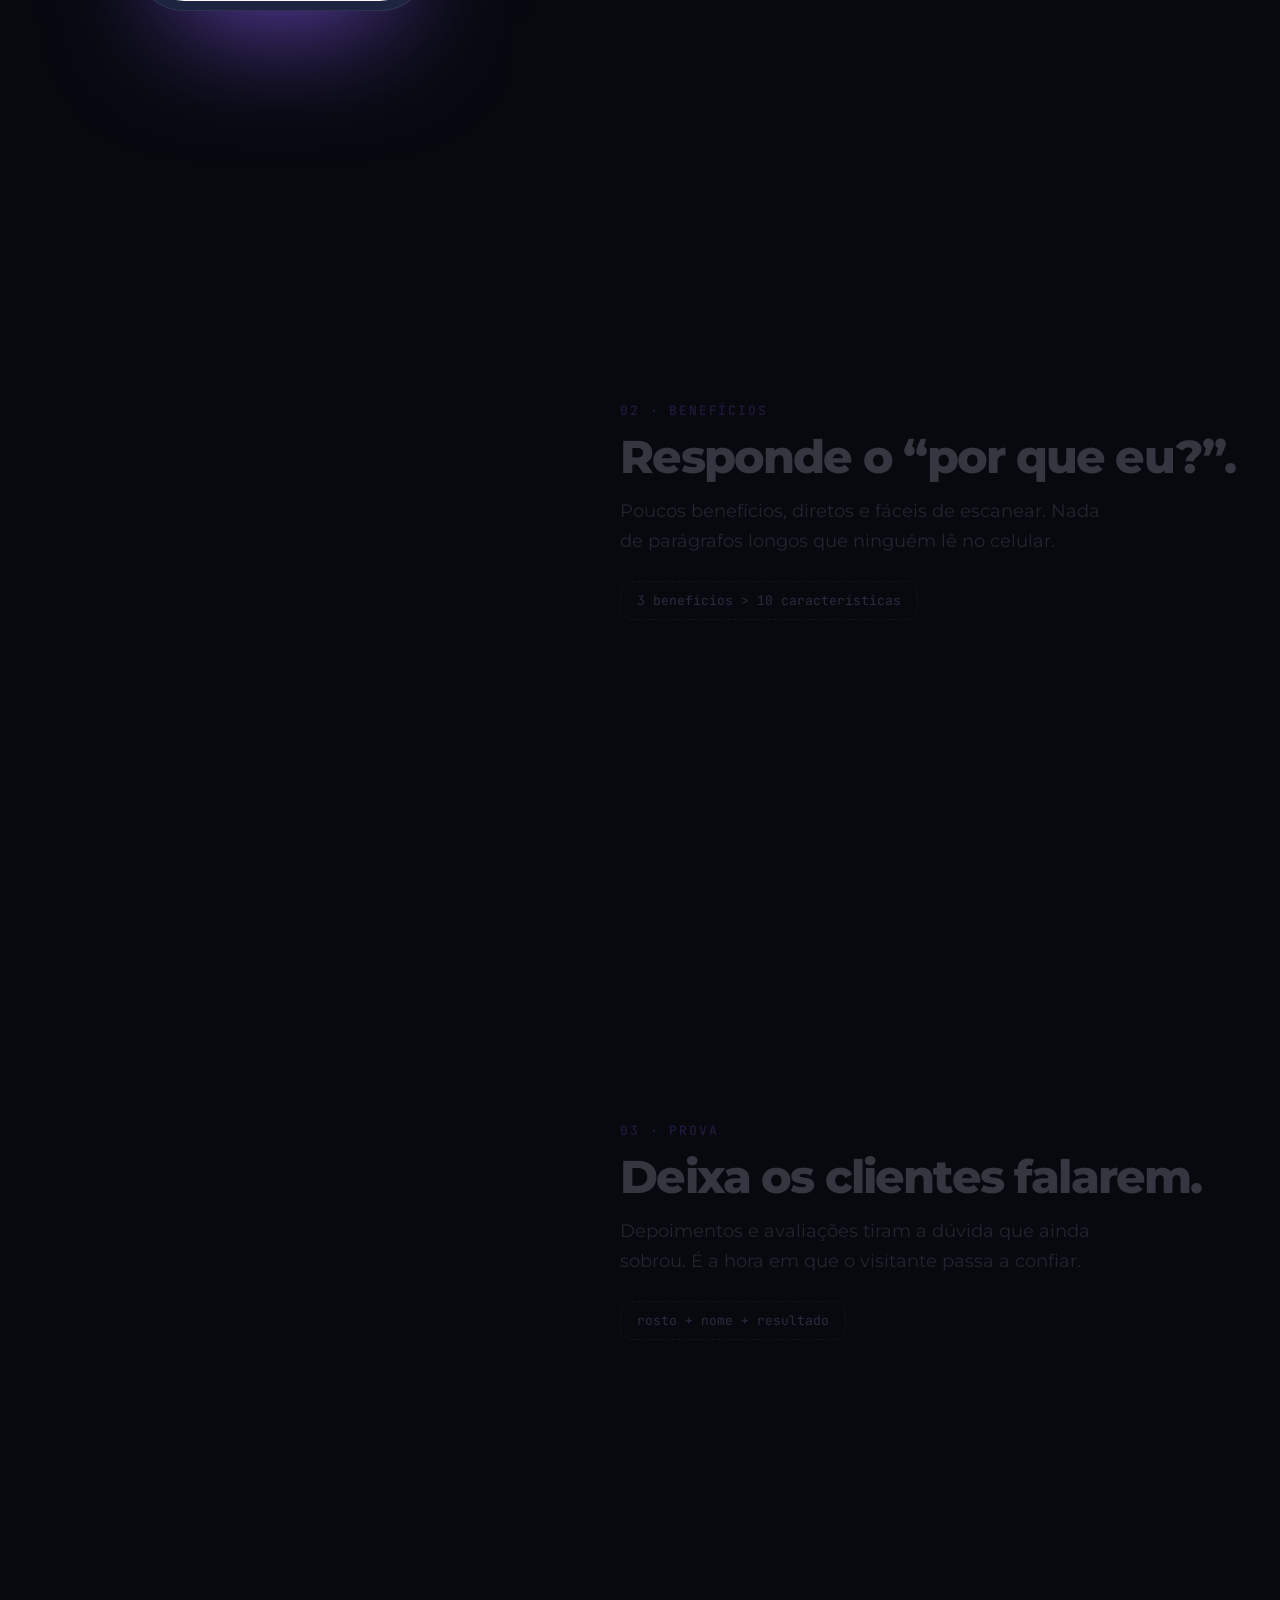
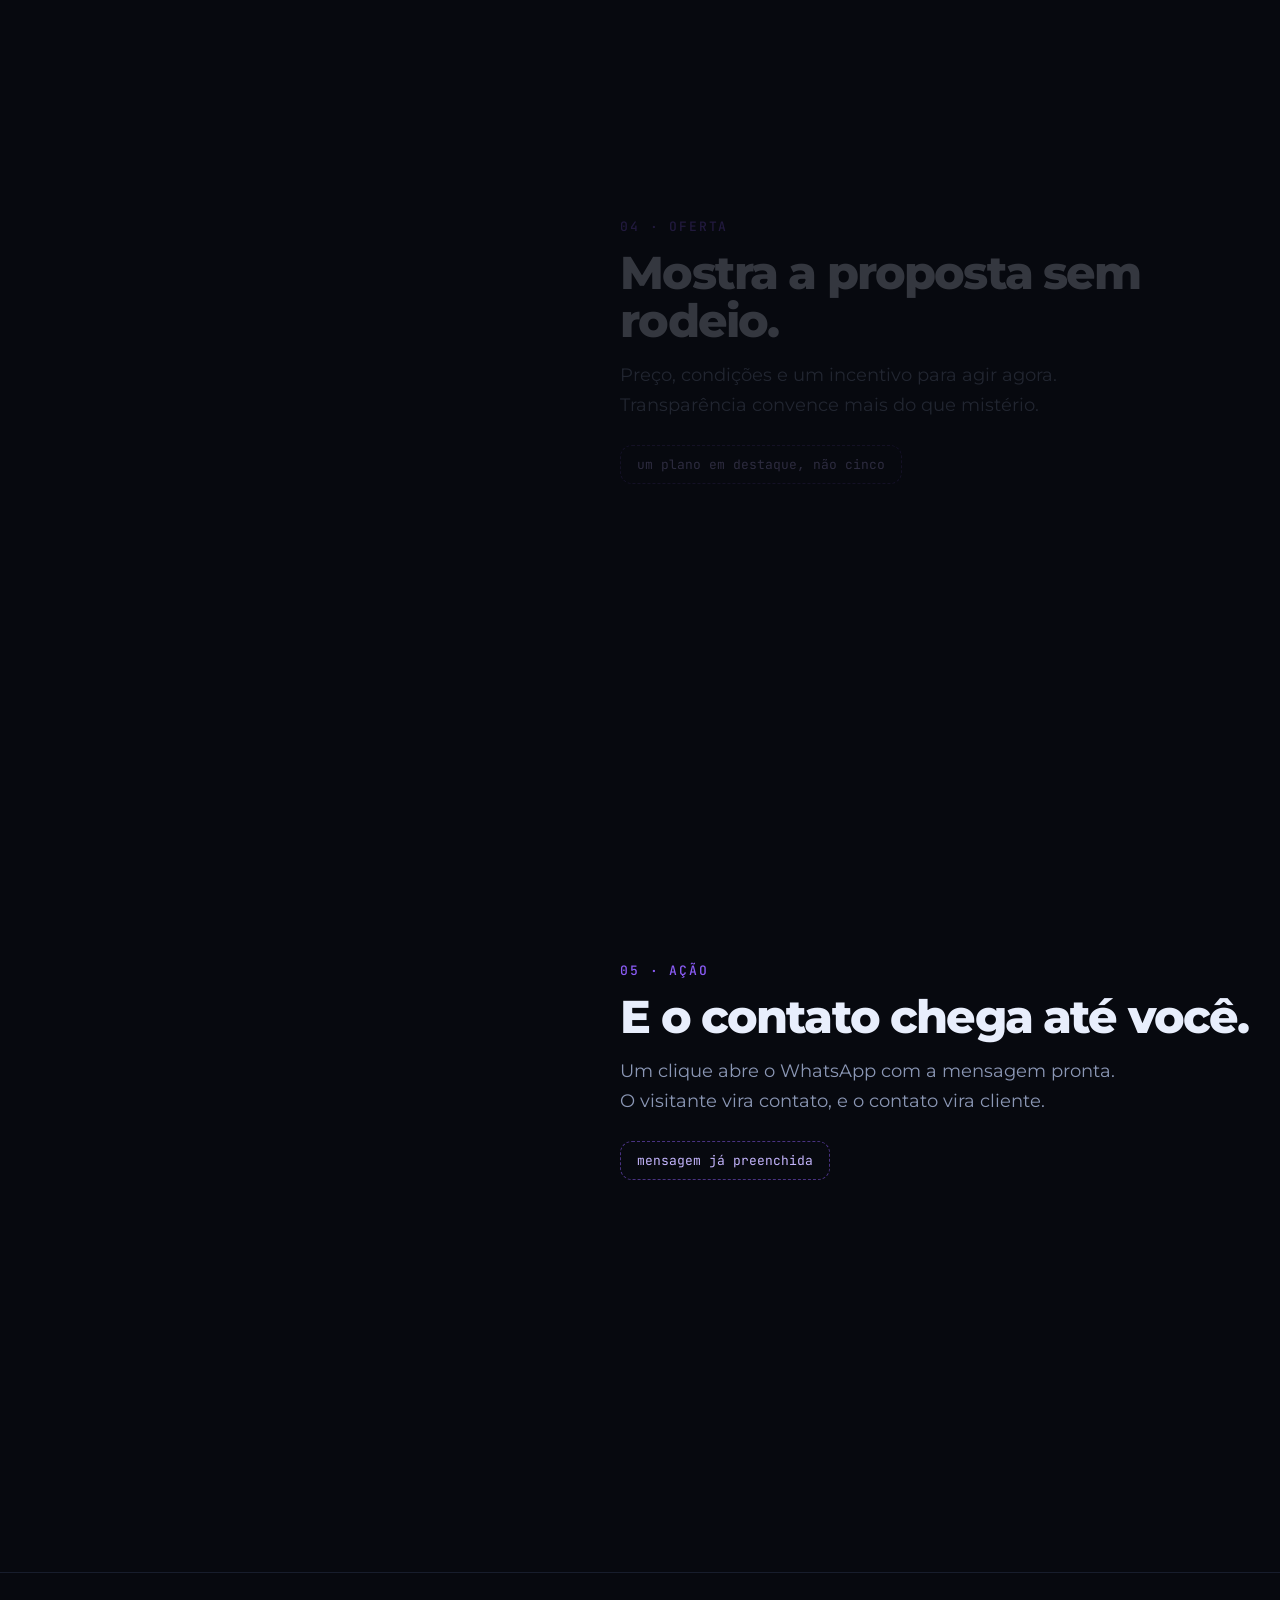
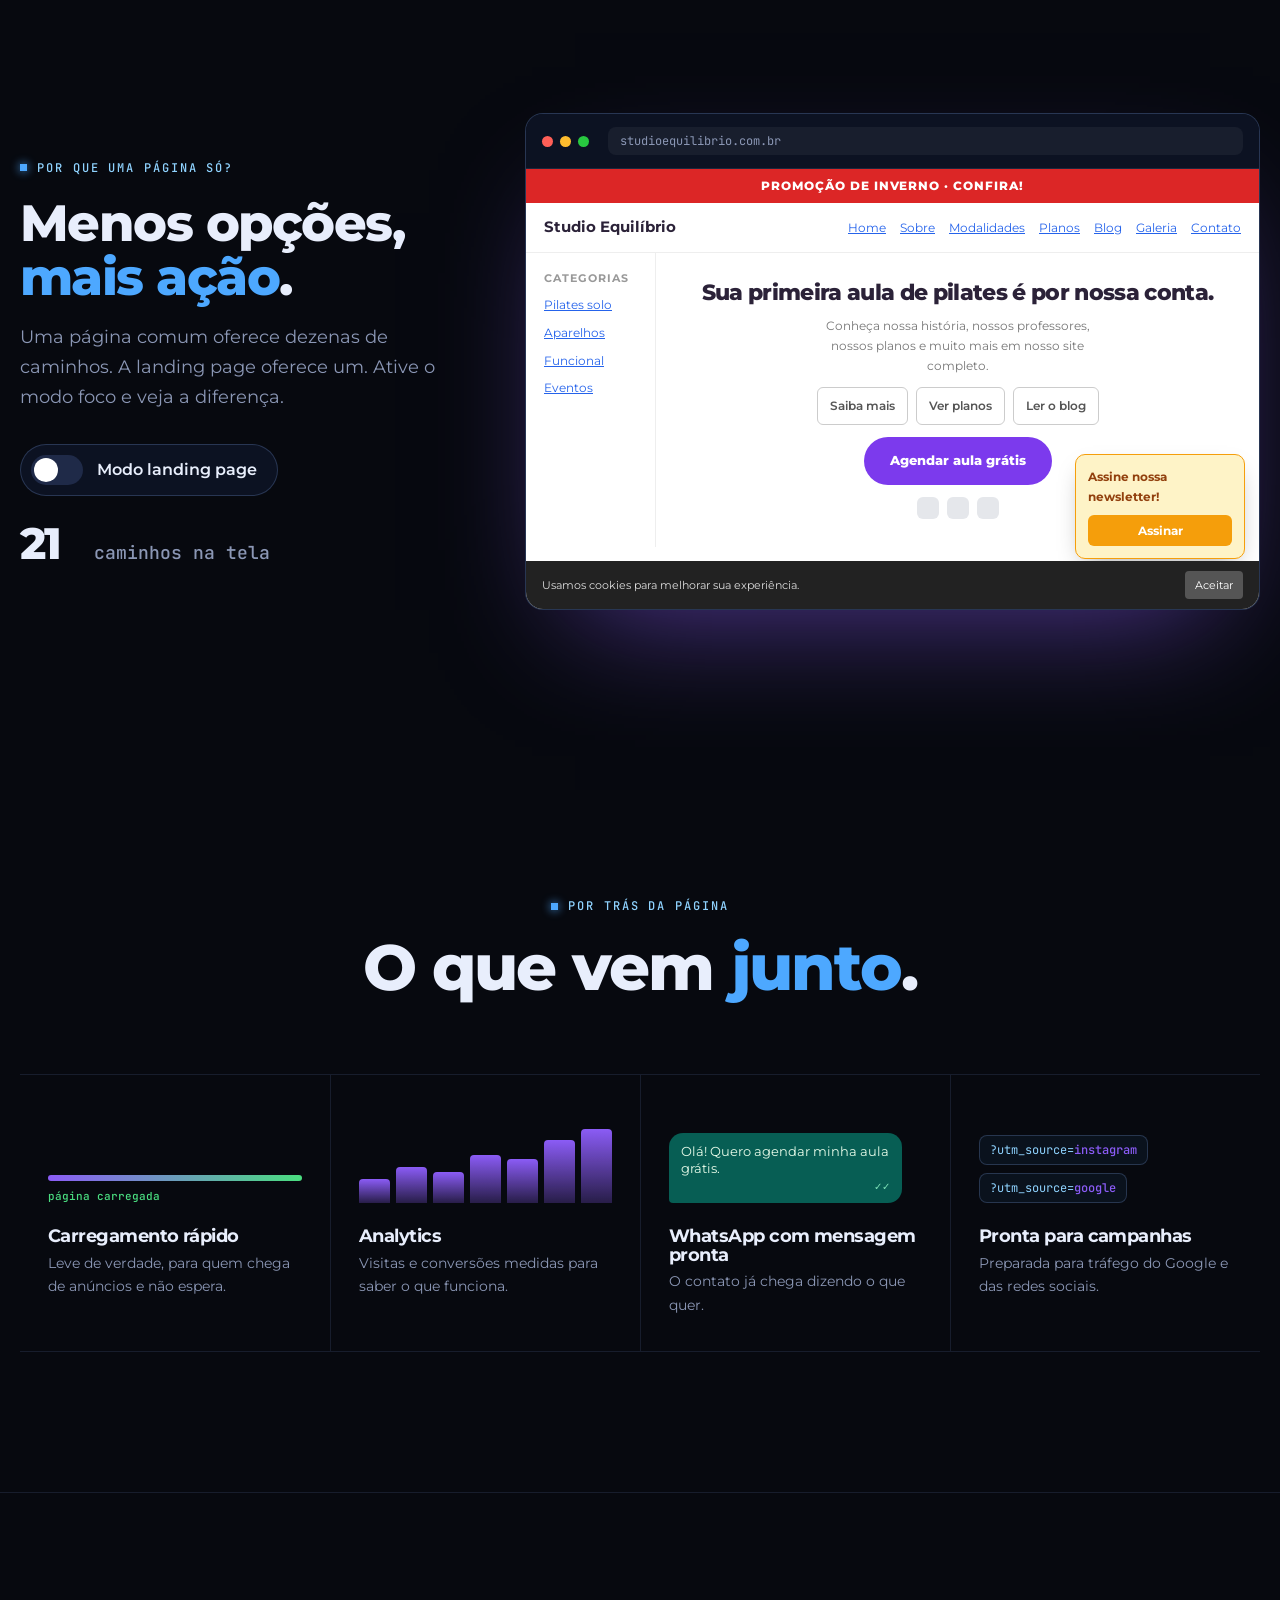
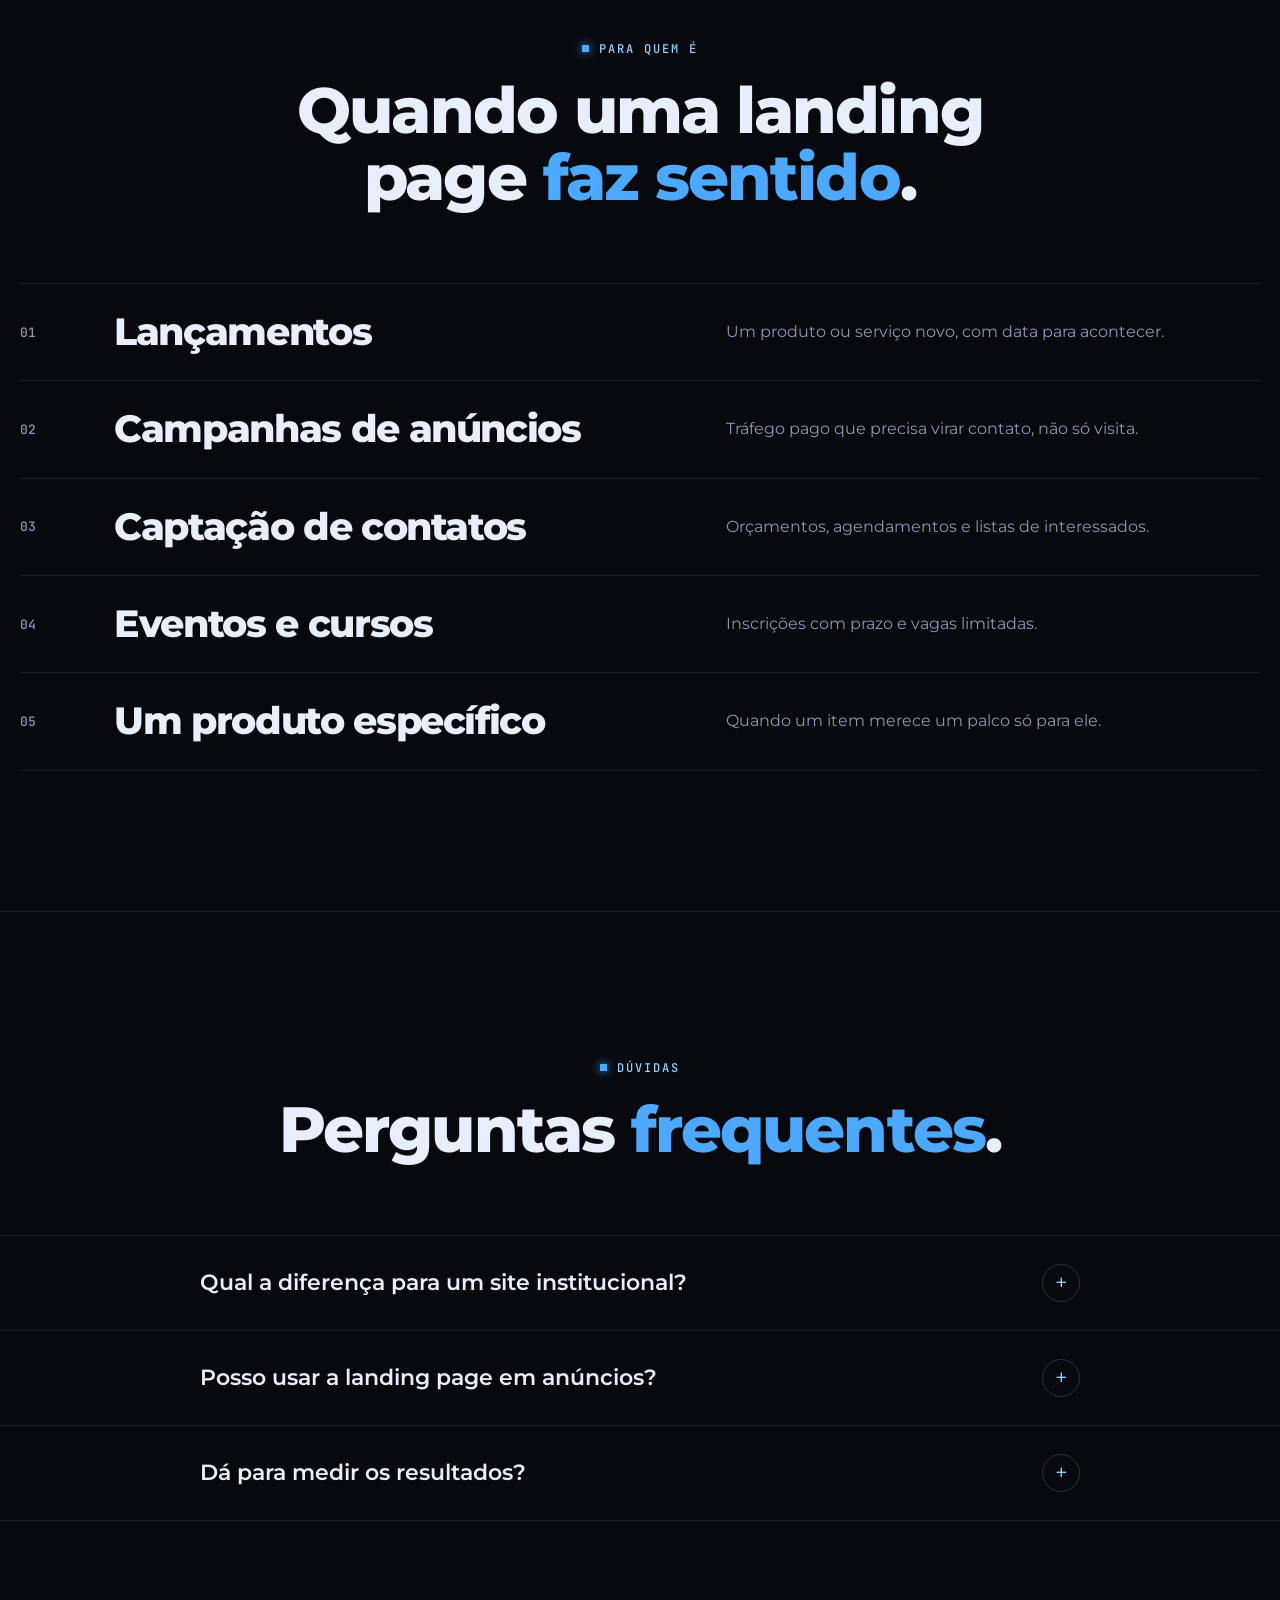
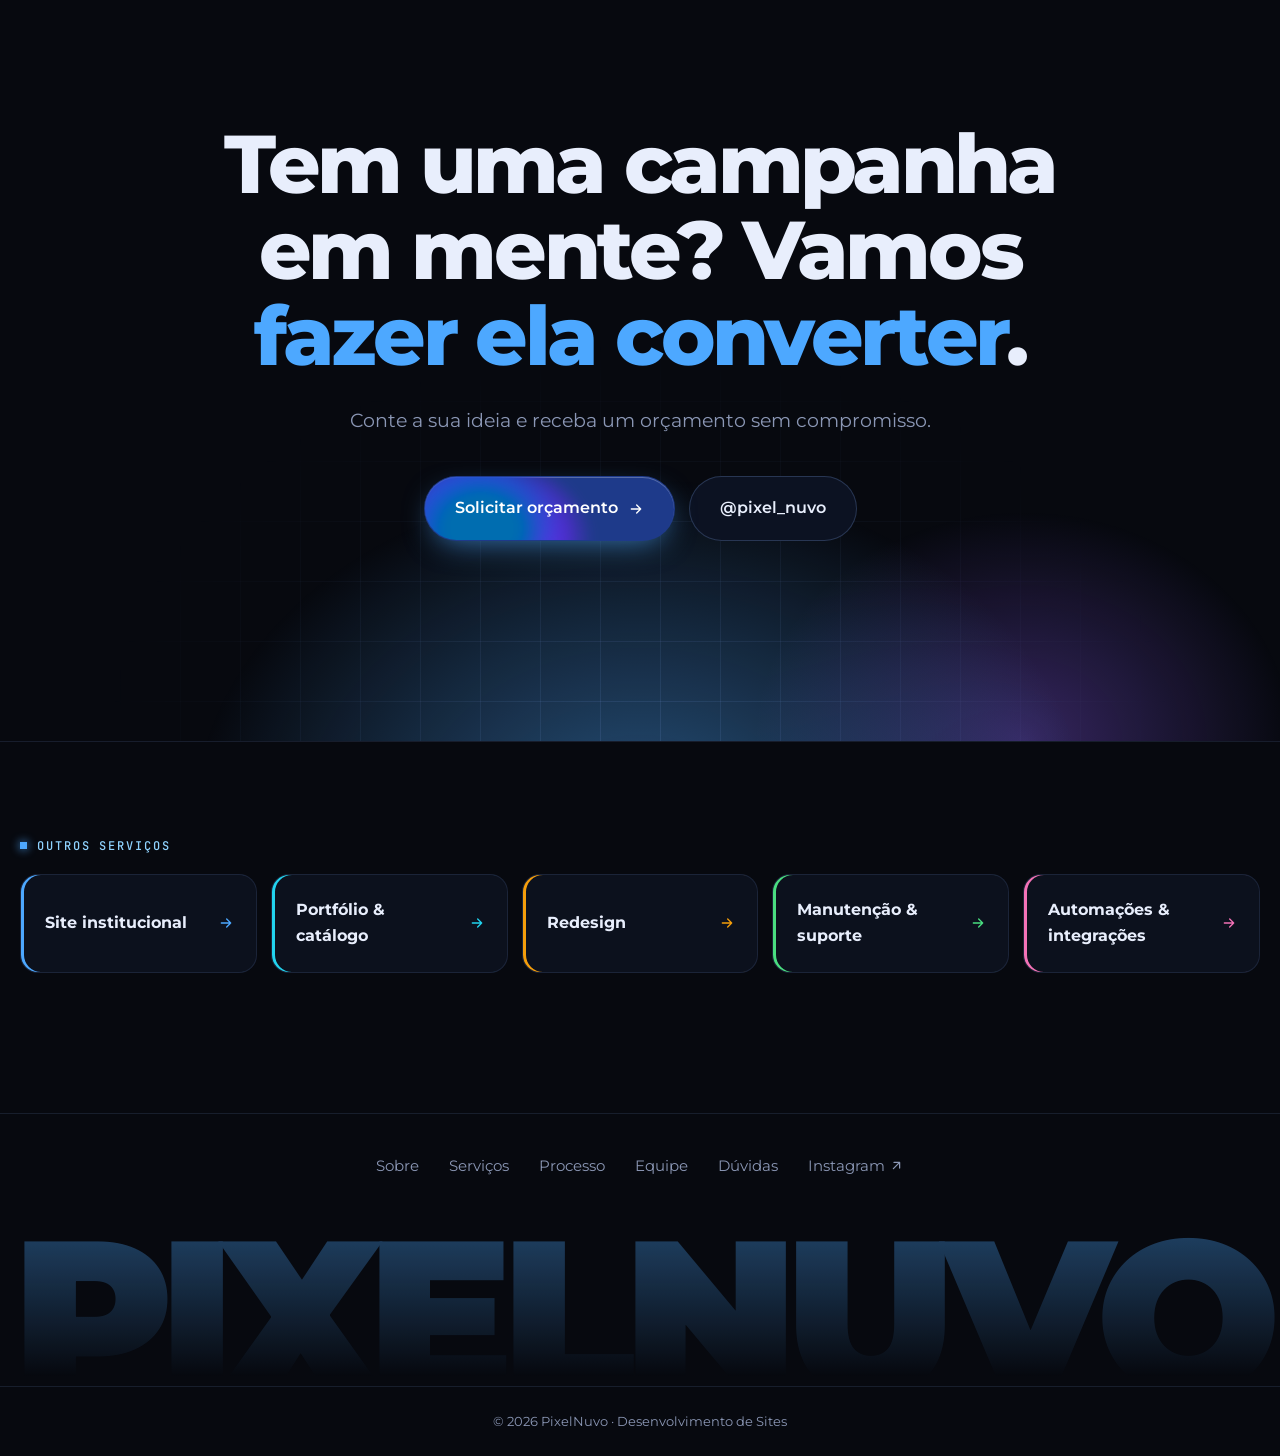
<file: servicos/landing-page.html>
<!doctype html>
<html lang="pt-BR">
<head>
  <meta charset="utf-8">
  <meta name="viewport" content="width=device-width, initial-scale=1">
  <title>Landing page · PixelNuvo</title>
  <meta name="description" content="Uma página, um objetivo: vender, captar contatos ou lançar uma campanha.">
  <meta name="theme-color" content="#07090f">
  <meta property="og:title" content="Landing page · PixelNuvo">
  <meta property="og:description" content="Uma página, um objetivo: vender, captar contatos ou lançar uma campanha.">
  <link rel="icon" href="../assets/logo.png">
  <link rel="preconnect" href="https://fonts.googleapis.com">
  <link rel="preconnect" href="https://fonts.gstatic.com" crossorigin>
  <link href="https://fonts.googleapis.com/css2?family=JetBrains+Mono:wght@400;500&family=Montserrat:wght@300;400;500;600;700;800;900&display=swap" rel="stylesheet">
  <link rel="stylesheet" href="../style/style.css">
  <style data-page>
    /* hero: built like a landing page itself, one message and one button */
    .lp-hero { text-align: center; padding-bottom: clamp(90px, 11vw, 140px); }
    .lp-hero .crumbs { justify-content: center; margin-bottom: 30px; }
    .lp-h1 { font-size: clamp(44px, 7.6vw, 116px); font-weight: 800; letter-spacing: -.05em; line-height: .98; text-wrap: balance; }
    .lp-h1 em { font-style: normal; color: transparent; background: linear-gradient(95deg, #c4b5fd, var(--a) 55%, #6d7cff); -webkit-background-clip: text; background-clip: text; }
    .lp-hero .page-hero__lead { margin: 28px auto 0; text-align: center; }
    .lp-one { position: relative; display: inline-block; margin-top: 44px; }
    .lp-one .btn { --pad: 22px 40px; font-size: 18px; }
    .lp-one::before, .lp-one::after { content: ""; position: absolute; inset: -10px; border-radius: 999px; border: 1.5px solid var(--a); opacity: 0; pointer-events: none; animation: lpRing 2.6s var(--ease) infinite; }
    .lp-one::after { animation-delay: 1.3s; }
    @keyframes lpRing { 0% { opacity: .8; transform: scale(.9); } 100% { opacity: 0; transform: scale(1.3, 1.6); } }
    .lp-note { position: absolute; left: calc(100% + 26px); top: 50%; transform: translateY(-50%) rotate(-3deg); display: flex; align-items: center; gap: 10px; white-space: nowrap; font: 500 13px var(--mono); color: var(--muted); }
    .lp-note svg { width: 34px; height: 20px; color: var(--a); }

    /* story: sticky phone */
    .lp-story { border-top: 1px solid var(--line); }
    .lp-story__grid { display: grid; grid-template-columns: .9fr 1.1fr; gap: clamp(30px, 6vw, 90px); }
    .lp-stage { position: sticky; top: calc(50vh - 290px); height: 580px; display: grid; place-items: center; }
    .lp-phone { position: relative; width: 290px; height: 580px; padding: 10px; border-radius: 46px; background: #1c2440; box-shadow: 0 50px 120px -40px rgba(139, 92, 246, .75), inset 0 0 0 1px rgba(255, 255, 255, .07); }
    .lp-phone::before { content: ""; position: absolute; z-index: 3; top: 20px; left: 50%; width: 86px; height: 22px; margin-left: -43px; border-radius: 99px; background: #1c2440; }
    .lp-screen { position: relative; height: 100%; overflow: hidden; border-radius: 37px; background: #fbf7f2; }
    .lp-reel { height: 100%; transform: translateY(calc(var(--s, 0) * -100%)); transition: transform .8s var(--ease); }
    .lp-sec { height: 100%; display: flex; flex-direction: column; justify-content: center; gap: 12px; padding: 56px 22px 26px; color: #2b2238; }
    .lp-sec small { font: 700 10px var(--sans); letter-spacing: .16em; color: #7c3aed; }
    .lp-sec h4 { font-size: 25px; font-weight: 800; line-height: 1.02; letter-spacing: -.035em; }
    .lp-sec p { font-size: 13px; line-height: 1.5; color: #6b5e7b; }
    .lp-sec .go { align-self: stretch; padding: 13px; border-radius: 14px; background: #7c3aed; color: #fff; text-align: center; font-size: 13px; font-weight: 700; box-shadow: 0 12px 24px -10px #7c3aed; }
    .lp-sec .go--wa { background: #25d366; box-shadow: 0 12px 24px -10px #25d366; }
    .lp-art { flex: 1; min-height: 120px; border-radius: 18px; background: radial-gradient(circle at 50% 36%, #fcd9c4 0 11%, transparent 12%), radial-gradient(ellipse 22% 34% at 50% 72%, #7c3aed 0 98%, transparent), radial-gradient(ellipse 60% 12% at 50% 96%, #d6c8f5 0 98%, transparent), linear-gradient(160deg, #efe6ff, #fde7da); }
    .lp-ben { display: grid; gap: 10px; margin-top: 6px; }
    .lp-ben div { display: flex; align-items: center; gap: 12px; padding: 12px; border-radius: 14px; background: #fff; font-size: 13px; font-weight: 600; box-shadow: 0 8px 20px -14px rgba(43, 34, 56, .5); }
    .lp-ben i { flex: none; display: grid; place-items: center; width: 30px; height: 30px; border-radius: 50%; background: #efe6ff; color: #7c3aed; font-style: normal; font-weight: 800; }
    .lp-stars { color: #f59e0b; font-size: 18px; letter-spacing: 3px; }
    .lp-quote { padding: 16px; border-radius: 16px; background: #fff; box-shadow: 0 8px 20px -14px rgba(43, 34, 56, .5); }
    .lp-quote q { display: block; font: italic 600 16px/1.35 Georgia, serif; }
    .lp-quote span { display: flex; align-items: center; gap: 8px; margin-top: 10px; font-size: 11px; color: #6b5e7b; }
    .lp-quote span i { width: 22px; height: 22px; border-radius: 50%; background: linear-gradient(135deg, #fbbf24, #f472b6); }
    .lp-plan { position: relative; display: grid; gap: 8px; padding: 20px 18px; border-radius: 18px; background: #2b2238; color: #fff; }
    .lp-plan em { position: absolute; top: -10px; right: 14px; padding: 5px 10px; border-radius: 99px; background: #f59e0b; color: #2b2238; font: 700 10px var(--sans); font-style: normal; }
    .lp-plan b { font-size: 13px; color: #c4b5fd; }
    .lp-plan strong { font-size: 36px; letter-spacing: -.04em; line-height: 1; }
    .lp-plan strong small { font-size: 13px; color: #b7aac8; letter-spacing: 0; }
    .lp-plan span { font-size: 12px; color: #d9d0e6; }
    .lp-spots { display: flex; align-items: center; gap: 8px; font-size: 12px; font-weight: 600; color: #b45309; }
    .lp-spots::before { content: ""; width: 8px; height: 8px; border-radius: 50%; background: #f59e0b; box-shadow: 0 0 0 4px rgba(245, 158, 11, .2); }
    .lp-toast { position: absolute; z-index: 4; top: 50px; left: 12px; right: 12px; display: flex; align-items: center; gap: 10px; padding: 10px 12px; border-radius: 16px; background: rgba(255, 255, 255, .96); color: #2b2238; font-size: 11px; box-shadow: 0 16px 30px -12px rgba(0, 0, 0, .45); opacity: 0; transform: translateY(-20px); transition: opacity .4s, transform .5s var(--ease); }
    .lp-toast i { flex: none; width: 28px; height: 28px; border-radius: 8px; background: #25d366; }
    .lp-toast b { display: block; font-size: 12px; }
    .lp-phone[data-s="4"] .lp-toast { opacity: 1; transform: none; transition-delay: .7s; }
    .lp-dots { position: absolute; left: calc(50% + 172px); top: 50%; display: grid; gap: 8px; transform: translateY(-50%); }
    .lp-dots i { width: 4px; height: 22px; border-radius: 4px; background: var(--line-2); transition: background .4s, height .4s var(--ease); }
    .lp-dots i.is-on { height: 40px; background: var(--a); box-shadow: 0 0 12px var(--a); }
    .lp-step { min-height: 80vh; display: flex; flex-direction: column; justify-content: center; opacity: .2; transition: opacity .5s; }
    .lp-step.is-on { opacity: 1; }
    .lp-step > b { font: 500 13px var(--mono); letter-spacing: .14em; color: var(--a); }
    .lp-step h3 { font-size: clamp(30px, 3.6vw, 54px); font-weight: 800; letter-spacing: -.04em; margin: 14px 0 16px; }
    .lp-step p { max-width: 42ch; color: var(--muted); font-size: 18px; }
    .lp-tip { align-self: start; margin-top: 24px; padding: 10px 16px; border-radius: 12px; border: 1px dashed color-mix(in srgb, var(--a) 50%, transparent); font: 13px var(--mono); color: #c4b5fd; }

    /* focus mode */
    .lp-focus { border-top: 1px solid var(--line); }
    .lp-focus__grid { display: grid; grid-template-columns: .75fr 1.25fr; gap: clamp(30px, 5vw, 70px); align-items: center; }
    .lp-focus__grid .h2 { font-size: clamp(32px, 4vw, 56px); }
    .lp-focus__grid > div > p:not(.eyebrow) { margin-top: 20px; color: var(--muted); font-size: 18px; max-width: 40ch; }
    .lp-switch { display: inline-flex; align-items: center; gap: 14px; margin-top: 32px; padding: 10px 20px 10px 10px; border-radius: 99px; border: 1px solid var(--line-2); background: #0c1222; font-weight: 600; cursor: pointer; transition: border-color .3s; }
    .lp-switch:hover { border-color: var(--a); }
    .lp-switch i { position: relative; width: 52px; height: 30px; border-radius: 99px; background: #1f2a48; transition: background .3s; }
    .lp-switch i::after { content: ""; position: absolute; top: 3px; left: 3px; width: 24px; height: 24px; border-radius: 50%; background: #fff; transition: transform .45s var(--ease); }
    .lp-switch[aria-checked="true"] i { background: var(--a); }
    .lp-switch[aria-checked="true"] i::after { transform: translateX(22px); }
    .lp-count { display: flex; align-items: baseline; gap: 12px; margin-top: 28px; font: 500 13px var(--mono); color: var(--muted); }
    .lp-count b { min-width: 1.4em; font: 800 44px var(--sans); color: var(--text); letter-spacing: -.04em; }
    .lp-mock { border-radius: 18px; overflow: hidden; border: 1px solid var(--line-2); background: #0c1222; box-shadow: 0 50px 120px -50px rgba(139, 92, 246, .6); }
    .lp-mock__body { position: relative; height: 440px; overflow: hidden; background: #fff; color: #333; font-size: 12px; }
    .lp-noise { transition: opacity .6s var(--ease), filter .6s, transform .6s var(--ease); }
    .lp-mock.is-focus .lp-noise { opacity: .05; filter: blur(2px); transform: scale(.97); }
    .lp-m-banner { padding: 7px; background: #dc2626; color: #fff; text-align: center; font-weight: 800; letter-spacing: .08em; }
    .lp-m-nav { display: flex; flex-wrap: wrap; align-items: center; gap: 4px 14px; padding: 12px 18px; border-bottom: 1px solid #eee; }
    .lp-m-nav b { margin-right: auto; font-size: 15px; color: #2b2238; }
    .lp-m-nav u { color: #2563eb; }
    .lp-m-grid { display: grid; grid-template-columns: 130px 1fr; }
    .lp-m-side { display: grid; gap: 8px; align-content: start; padding: 16px 18px; border-right: 1px solid #eee; }
    .lp-m-side b { font-size: 11px; color: #999; letter-spacing: .1em; }
    .lp-m-side u { color: #2563eb; }
    .lp-m-main { display: flex; flex-direction: column; align-items: center; gap: 12px; padding: 28px 22px; text-align: center; }
    .lp-m-main h5 { font-size: 22px; font-weight: 800; letter-spacing: -.03em; color: #2b2238; }
    .lp-m-main p { max-width: 38ch; color: #777; }
    .lp-m-btns { display: flex; flex-wrap: wrap; justify-content: center; gap: 8px; }
    .lp-m-btns span { padding: 8px 12px; border-radius: 6px; border: 1px solid #ccc; color: #555; font-weight: 600; }
    .lp-goal { position: relative; z-index: 1; padding: 13px 26px; border-radius: 99px; background: #7c3aed; color: #fff; font-size: 13px; font-weight: 800; transition: transform .7s var(--ease), box-shadow .7s; }
    .lp-mock.is-focus .lp-goal { transform: scale(1.35) translateY(-6px); box-shadow: 0 0 0 8px rgba(139, 92, 246, .2), 0 24px 44px -12px #7c3aed; }
    .lp-m-social { display: flex; gap: 8px; }
    .lp-m-social i { width: 22px; height: 22px; border-radius: 6px; background: #e5e7eb; }
    .lp-m-pop { position: absolute; right: 14px; bottom: 50px; width: 170px; padding: 12px; border-radius: 10px; background: #fef3c7; border: 1px solid #f59e0b; box-shadow: 0 10px 24px -10px rgba(0, 0, 0, .4); font-weight: 700; color: #92400e; }
    .lp-m-pop span { display: block; margin-top: 8px; padding: 6px; border-radius: 6px; background: #f59e0b; color: #fff; text-align: center; }
    .lp-m-cookie { position: absolute; left: 0; right: 0; bottom: 0; display: flex; align-items: center; justify-content: space-between; gap: 10px; padding: 10px 16px; background: #222; color: #ddd; font-size: 11px; }
    .lp-m-cookie span { padding: 5px 10px; border-radius: 4px; background: #555; color: #fff; }

    /* kit */
    .lp-kit { display: grid; grid-template-columns: repeat(4, 1fr); border-block: 1px solid var(--line); }
    .lp-kit > div { padding: 32px 28px 34px; }
    .lp-kit > div + div { border-left: 1px solid var(--line); }
    .lp-kit h3 { font-size: 18px; font-weight: 700; margin-bottom: 6px; }
    .lp-kit p { font-size: 14px; color: var(--muted); }
    .kv { height: 96px; display: flex; flex-direction: column; justify-content: flex-end; gap: 8px; margin-bottom: 24px; }
    .kv-speed { height: 6px; border-radius: 6px; background: var(--line); overflow: hidden; }
    .kv-speed i { display: block; height: 100%; width: 100%; background: linear-gradient(90deg, var(--a), #4ade80); transform-origin: left; animation: kvLoad 2.8s var(--ease) infinite; }
    @keyframes kvLoad { 0% { transform: scaleX(0); } 22%, 100% { transform: scaleX(1); } }
    .kv small { font: 500 11px var(--mono); color: #4ade80; }
    .kv-bars { display: flex; align-items: flex-end; gap: 6px; height: 80px; }
    .kv-bars i { flex: 1; height: var(--h); border-radius: 4px 4px 0 0; background: linear-gradient(180deg, var(--a), rgba(139, 92, 246, .25)); transform: scaleY(0); transform-origin: bottom; transition: transform .9s var(--ease) var(--d); }
    .is-in .kv-bars i { transform: none; }
    .kv-wa { align-self: flex-start; max-width: 92%; padding: 10px 12px; border-radius: 14px 14px 14px 4px; background: #075e54; color: #e7fbe9; font-size: 13px; line-height: 1.35; }
    .kv-wa small { display: block; text-align: right; color: #7ee2b8; font-size: 10px; margin-top: 2px; }
    .kv-utm { align-self: flex-start; padding: 6px 10px; border-radius: 8px; border: 1px solid var(--line-2); font: 12px var(--mono); color: var(--sky); background: rgba(77, 168, 255, .06); }
    .kv-utm b { color: var(--a); font-weight: 500; }

    /* ideal for: editorial list */
    .lp-fit { border-top: 1px solid var(--line); }
    .lp-fit__list { border-top: 1px solid var(--line); }
    .lp-fit__list li { display: grid; grid-template-columns: 70px 1.1fr 1fr; align-items: center; gap: 24px; padding: 28px 0; border-bottom: 1px solid var(--line); }
    .lp-fit__list span { font: 500 13px var(--mono); color: var(--muted); }
    .lp-fit__list h3 { font-size: clamp(24px, 3vw, 42px); font-weight: 800; letter-spacing: -.035em; }
    .lp-fit__list p { color: var(--muted); }

    @media (max-width: 1080px) {
      .lp-note { display: none; }
      .lp-kit { grid-template-columns: 1fr 1fr; }
      .lp-kit > div:nth-child(3) { border-left: 0; }
      .lp-kit > div:nth-child(n+3) { border-top: 1px solid var(--line); }
    }
    @media (max-width: 900px) {
      .lp-story__grid, .lp-focus__grid { grid-template-columns: 1fr; }
      .lp-stage { top: 72px; z-index: 2; height: 330px; background: linear-gradient(var(--bg) 88%, transparent); }
      .lp-phone { transform: scale(.54); transform-origin: 50% 0; margin-top: 16px; margin-bottom: -250px; align-self: start; }
      .lp-dots { display: none; }
      .lp-step { min-height: 64vh; justify-content: flex-start; padding-top: 10px; }
      .lp-m-grid { grid-template-columns: 1fr; }
      .lp-m-side { display: none; }
      .lp-fit__list li { grid-template-columns: 44px 1fr; gap: 6px 14px; }
      .lp-fit__list p { grid-column: 2; }
    }
    @media (max-width: 620px) {
      .lp-kit { grid-template-columns: 1fr; }
      .lp-kit > div + div { border-left: 0; border-top: 1px solid var(--line); }
    }
  </style>
</head>
<body style="--a:#8b5cf6">
  <svg width="0" height="0" style="position:absolute" aria-hidden="true">
    <symbol id="i-check" viewBox="0 0 24 24"><path fill="none" stroke="currentColor" stroke-width="2" stroke-linecap="round" stroke-linejoin="round" d="M20 6 9 17l-5-5"/></symbol>
    <symbol id="i-arrow" viewBox="0 0 24 24"><path fill="none" stroke="currentColor" stroke-width="2" stroke-linecap="round" stroke-linejoin="round" d="M5 12h14M13 6l6 6-6 6"/></symbol>
    <symbol id="i-external" viewBox="0 0 24 24"><path fill="none" stroke="currentColor" stroke-width="2" stroke-linecap="round" stroke-linejoin="round" d="M7 17 17 7M8 7h9v9"/></symbol>
  </svg>
  <div class="progress" aria-hidden="true"></div>
  <div class="cursor-glow" aria-hidden="true"></div>

  <!-- NAV -->
  <header class="nav" id="nav">
    <a href="../index.html" class="brand" aria-label="PixelNuvo, início">
      <img src="../assets/logo.png" alt="" width="40" height="40">
      <span>Pixel<b>Nuvo</b></span>
    </a>
    <nav class="nav__links" id="menu" aria-label="Principal">
      <a href="../index.html#sobre">Sobre</a>
      <a href="../index.html#especialidades">Especialidades</a>
      <a href="../servicos.html" class="is-active">Serviços</a>
      <a href="../index.html#processo">Processo</a>
      <a href="../index.html#equipe">Equipe</a>
      <a href="../index.html#duvidas">Dúvidas</a>
      <a href="#contato" class="btn btn--sm btn--primary nav__cta-mobile">Solicitar orçamento</a>
    </nav>
    <a href="#contato" class="btn btn--sm btn--primary nav__cta magnetic">Solicitar orçamento <i aria-hidden="true"><svg class="ic" aria-hidden="true"><use href="#i-arrow"/></svg></i></a>
    <button class="nav__toggle" aria-label="Abrir menu" aria-expanded="false" aria-controls="menu"><span></span><span></span></button>
  </header>

  <main id="topo">
    <section class="page-hero lp-hero">
      <div class="container">
        <nav class="crumbs" aria-label="Você está aqui"><a href="../servicos.html">Serviços</a><span aria-hidden="true">/</span><span aria-current="page">Landing page</span></nav>
        <h1 class="lp-h1"><span class="sr-only">Landing page: </span>Uma página. <em>Um objetivo.</em></h1>
        <p class="page-hero__lead">Vender, captar contatos ou lançar uma campanha. Cada seção existe para levar o visitante a um único botão, como este aqui.</p>
        <div class="lp-one">
          <a href="#contato" class="btn btn--primary btn--lg magnetic">Quero uma landing page <i aria-hidden="true"><svg class="ic" aria-hidden="true"><use href="#i-arrow"/></svg></i></a>
          <span class="lp-note" aria-hidden="true"><svg viewBox="0 0 34 20"><path fill="none" stroke="currentColor" stroke-width="1.6" stroke-linecap="round" d="M32 14 C22 18 12 16 4 8 M4 8 l1 7 M4 8 l7 0"/></svg>o único botão desta seção</span>
        </div>
      </div>
    </section>

    <section class="section lp-story">
      <div class="container">
        <header class="section__head">
          <p class="eyebrow" data-scramble>Anatomia</p>
          <h2 class="h2 reveal">Cinco seções, <span class="hl">um caminho</span>.</h2>
          <p class="section__sub reveal">Role a página e acompanhe uma landing page de exemplo, do primeiro olhar até o contato.</p>
        </header>
        <div class="lp-story__grid">
          <div class="lp-stage" aria-hidden="true">
            <div class="lp-phone">
              <div class="lp-toast"><i></i><div><b>Nova mensagem no WhatsApp</b>Oi! Quero agendar minha aula grátis.</div></div>
              <div class="lp-screen"><div class="lp-reel">
                <div class="lp-sec"><small>STUDIO EQUILÍBRIO</small><h4>Sua primeira aula de pilates é por nossa conta.</h4><p>Turmas pequenas, horários flexíveis e atenção de verdade.</p><span class="go">Agendar aula grátis</span><div class="lp-art"></div></div>
                <div class="lp-sec"><small>POR QUE O EQUILÍBRIO</small><h4>Feito para quem nunca teve tempo.</h4><div class="lp-ben"><div><i>4</i>Turmas de até 4 alunos</div><div><i>6h</i>Horários das 6h às 21h</div><div><i>✓</i>Fisioterapeutas formados</div></div></div>
                <div class="lp-sec"><small>QUEM JÁ FAZ</small><span class="lp-stars">★★★★★</span><div class="lp-quote"><q>Minha dor nas costas sumiu em dois meses.</q><span><i></i>Carla, aluna há 1 ano</span></div><div class="lp-quote"><q>Melhor horário da minha semana.</q><span><i></i>Rafael, aluno</span></div></div>
                <div class="lp-sec"><small>PLANO MENSAL</small><div class="lp-plan"><em>1ª aula grátis</em><b>2x por semana</b><strong>R$ 189 <small>/mês</small></strong><span>Sem taxa de matrícula · cancele quando quiser</span></div><span class="go">Quero começar</span></div>
                <div class="lp-sec"><small>ÚLTIMO PASSO</small><h4>Garanta sua aula grátis.</h4><span class="lp-spots">Restam 3 vagas nesta semana</span><span class="go go--wa">Agendar pelo WhatsApp</span><p>Resposta em poucos minutos.</p></div>
              </div></div>
            </div>
            <div class="lp-dots"><i></i><i></i><i></i><i></i><i></i></div>
          </div>
          <div class="lp-steps">
            <article class="lp-step"><b>01 · PROMESSA</b><h3>Diz o que a pessoa ganha.</h3><p>Uma frase clara no topo e o botão principal logo abaixo. Quem chega de um anúncio entende em segundos se está no lugar certo.</p><span class="lp-tip">o botão já aparece na primeira tela</span></article>
            <article class="lp-step"><b>02 · BENEFÍCIOS</b><h3>Responde o “por que eu?”.</h3><p>Poucos benefícios, diretos e fáceis de escanear. Nada de parágrafos longos que ninguém lê no celular.</p><span class="lp-tip">3 benefícios &gt; 10 características</span></article>
            <article class="lp-step"><b>03 · PROVA</b><h3>Deixa os clientes falarem.</h3><p>Depoimentos e avaliações tiram a dúvida que ainda sobrou. É a hora em que o visitante passa a confiar.</p><span class="lp-tip">rosto + nome + resultado</span></article>
            <article class="lp-step"><b>04 · OFERTA</b><h3>Mostra a proposta sem rodeio.</h3><p>Preço, condições e um incentivo para agir agora. Transparência convence mais do que mistério.</p><span class="lp-tip">um plano em destaque, não cinco</span></article>
            <article class="lp-step"><b>05 · AÇÃO</b><h3>E o contato chega até você.</h3><p>Um clique abre o WhatsApp com a mensagem pronta. O visitante vira contato, e o contato vira cliente.</p><span class="lp-tip">mensagem já preenchida</span></article>
          </div>
        </div>
      </div>
    </section>

    <section class="section lp-focus">
      <div class="container lp-focus__grid">
        <div>
          <p class="eyebrow" data-scramble>Por que uma página só?</p>
          <h2 class="h2 reveal">Menos opções, <span class="hl">mais ação</span>.</h2>
          <p class="reveal">Uma página comum oferece dezenas de caminhos. A landing page oferece um. Ative o modo foco e veja a diferença.</p>
          <button type="button" class="lp-switch" role="switch" aria-checked="false"><i aria-hidden="true"></i>Modo landing page</button>
          <p class="lp-count" aria-live="polite"><b>0</b><span>caminhos na tela</span></p>
        </div>
        <div class="lp-mock reveal" aria-hidden="true">
          <div class="browser__bar"><span></span><span></span><span></span><div class="browser__url"><b>studioequilibrio.com.br</b></div></div>
          <div class="lp-mock__body">
            <div class="lp-m-banner lp-noise" data-path>PROMOÇÃO DE INVERNO · CONFIRA!</div>
            <div class="lp-m-nav"><b>Studio Equilíbrio</b><u class="lp-noise" data-path>Home</u><u class="lp-noise" data-path>Sobre</u><u class="lp-noise" data-path>Modalidades</u><u class="lp-noise" data-path>Planos</u><u class="lp-noise" data-path>Blog</u><u class="lp-noise" data-path>Galeria</u><u class="lp-noise" data-path>Contato</u></div>
            <div class="lp-m-grid">
              <div class="lp-m-side lp-noise"><b>CATEGORIAS</b><u data-path>Pilates solo</u><u data-path>Aparelhos</u><u data-path>Funcional</u><u data-path>Eventos</u></div>
              <div class="lp-m-main">
                <h5>Sua primeira aula de pilates é por nossa conta.</h5>
                <p class="lp-noise">Conheça nossa história, nossos professores, nossos planos e muito mais em nosso site completo.</p>
                <div class="lp-m-btns lp-noise"><span data-path>Saiba mais</span><span data-path>Ver planos</span><span data-path>Ler o blog</span></div>
                <span class="lp-goal">Agendar aula grátis</span>
                <div class="lp-m-social lp-noise"><i data-path></i><i data-path></i><i data-path></i></div>
              </div>
            </div>
            <div class="lp-m-pop lp-noise">Assine nossa newsletter!<span data-path>Assinar</span></div>
            <div class="lp-m-cookie lp-noise">Usamos cookies para melhorar sua experiência.<span data-path>Aceitar</span></div>
          </div>
        </div>
      </div>
    </section>

    <section class="section">
      <div class="container">
        <header class="section__head">
          <p class="eyebrow" data-scramble>Por trás da página</p>
          <h2 class="h2 reveal">O que vem <span class="hl">junto</span>.</h2>
        </header>
        <div class="lp-kit">
          <div class="reveal"><div class="kv" aria-hidden="true"><div class="kv-speed"><i></i></div><small>página carregada</small></div><h3>Carregamento rápido</h3><p>Leve de verdade, para quem chega de anúncios e não espera.</p></div>
          <div class="reveal" style="--rd:.1s"><div class="kv" aria-hidden="true"><div class="kv-bars"><i style="--h:30%;--d:.1s"></i><i style="--h:45%;--d:.15s"></i><i style="--h:38%;--d:.2s"></i><i style="--h:60%;--d:.25s"></i><i style="--h:55%;--d:.3s"></i><i style="--h:78%;--d:.35s"></i><i style="--h:92%;--d:.4s"></i></div></div><h3>Analytics</h3><p>Visitas e conversões medidas para saber o que funciona.</p></div>
          <div class="reveal" style="--rd:.2s"><div class="kv" aria-hidden="true"><div class="kv-wa">Olá! Quero agendar minha aula grátis.<small>✓✓</small></div></div><h3>WhatsApp com mensagem pronta</h3><p>O contato já chega dizendo o que quer.</p></div>
          <div class="reveal" style="--rd:.3s"><div class="kv" aria-hidden="true"><span class="kv-utm">?utm_source=<b>instagram</b></span><span class="kv-utm">?utm_source=<b>google</b></span></div><h3>Pronta para campanhas</h3><p>Preparada para tráfego do Google e das redes sociais.</p></div>
        </div>
      </div>
    </section>

    <section class="section lp-fit">
      <div class="container">
        <header class="section__head">
          <p class="eyebrow" data-scramble>Para quem é</p>
          <h2 class="h2 reveal">Quando uma landing page <span class="hl">faz sentido</span>.</h2>
        </header>
        <ol class="lp-fit__list">
          <li class="reveal"><span>01</span><h3>Lançamentos</h3><p>Um produto ou serviço novo, com data para acontecer.</p></li>
          <li class="reveal"><span>02</span><h3>Campanhas de anúncios</h3><p>Tráfego pago que precisa virar contato, não só visita.</p></li>
          <li class="reveal"><span>03</span><h3>Captação de contatos</h3><p>Orçamentos, agendamentos e listas de interessados.</p></li>
          <li class="reveal"><span>04</span><h3>Eventos e cursos</h3><p>Inscrições com prazo e vagas limitadas.</p></li>
          <li class="reveal"><span>05</span><h3>Um produto específico</h3><p>Quando um item merece um palco só para ele.</p></li>
        </ol>
      </div>
    </section>

    <section class="section faq">
      <header class="section__head container">
        <p class="eyebrow" data-scramble>Dúvidas</p>
        <h2 class="h2 reveal">Perguntas <span class="hl">frequentes</span>.</h2>
      </header>
      <div class="faq__list">
        <details><summary>Qual a diferença para um site institucional?</summary><p>O institucional apresenta a empresa inteira. A landing page foca em uma única ação, como vender ou captar contatos.</p></details>
        <details><summary>Posso usar a landing page em anúncios?</summary><p>Sim. Ela é pensada para receber tráfego de campanhas e transformar visitas em contatos.</p></details>
        <details><summary>Dá para medir os resultados?</summary><p>Sim. Configuramos o Analytics para você acompanhar visitas e conversões.</p></details>
      </div>
    </section>

    <!-- CTA -->
    <section class="cta" id="contato">
      <div class="cta__glow" aria-hidden="true"></div>
      <div class="container cta__inner">
        <h2 class="cta__title reveal">Tem uma campanha em mente? Vamos <span class="hl">fazer ela converter</span>.</h2>
        <p class="cta__lead reveal">Conte a sua ideia e receba um orçamento sem compromisso.</p>
        <div class="hero__ctas reveal">
          <a href="https://ig.me/m/pixel_nuvo" target="_blank" rel="noopener" class="btn btn--primary btn--lg magnetic">Solicitar orçamento <i aria-hidden="true"><svg class="ic" aria-hidden="true"><use href="#i-arrow"/></svg></i></a>
          <a href="https://www.instagram.com/pixel_nuvo/" target="_blank" rel="noopener" class="btn btn--ghost btn--lg">@pixel_nuvo</a>
        </div>
      </div>
    </section>

    <section class="section more-sec" aria-labelledby="outros">
      <div class="container">
        <p class="eyebrow" id="outros">Outros serviços</p>
        <div class="more">
          <a href="site-institucional.html" class="more__item" style="--a:#4da8ff"><b>Site institucional</b><svg class="ic" aria-hidden="true"><use href="#i-arrow"/></svg></a>
          <a href="portfolio-catalogo.html" class="more__item" style="--a:#22d3ee"><b>Portfólio &amp; catálogo</b><svg class="ic" aria-hidden="true"><use href="#i-arrow"/></svg></a>
          <a href="redesign.html" class="more__item" style="--a:#f59e0b"><b>Redesign</b><svg class="ic" aria-hidden="true"><use href="#i-arrow"/></svg></a>
          <a href="manutencao-suporte.html" class="more__item" style="--a:#4ade80"><b>Manutenção &amp; suporte</b><svg class="ic" aria-hidden="true"><use href="#i-arrow"/></svg></a>
          <a href="automacoes-integracoes.html" class="more__item" style="--a:#f472b6"><b>Automações &amp; integrações</b><svg class="ic" aria-hidden="true"><use href="#i-arrow"/></svg></a>
        </div>
      </div>
    </section>
  </main>

  <footer class="footer">
    <nav class="footer__nav" aria-label="Rodapé">
      <a href="../index.html#sobre">Sobre</a><a href="../servicos.html">Serviços</a><a href="../index.html#processo">Processo</a><a href="../index.html#equipe">Equipe</a><a href="../index.html#duvidas">Dúvidas</a>
      <a href="https://www.instagram.com/pixel_nuvo/" target="_blank" rel="noopener">Instagram <svg class="ic" aria-hidden="true"><use href="#i-external"/></svg></a>
    </nav>
    <div class="footer__word" aria-hidden="true">PIXELNUVO</div>
    <p class="footer__copy">© <span class="year"></span> PixelNuvo · Desenvolvimento de Sites</p>
  </footer>

  <script src="../common.js"></script>
  <script data-page>
    /* Story: the sticky phone shows the section of the step in the middle of the screen */
    (() => {
      const phone = $('.lp-phone'), steps = $$('.lp-step'), dots = $$('.lp-dots i');
      const set = i => {
        phone.style.setProperty('--s', i);
        phone.dataset.s = i;
        steps.forEach((s, k) => s.classList.toggle('is-on', k === i));
        dots.forEach((d, k) => d.classList.toggle('is-on', k === i));
      };
      const obs = new IntersectionObserver(es => es.forEach(e => { if (e.isIntersecting) set(steps.indexOf(e.target)); }), { rootMargin: '-50% 0px -50% 0px' });
      steps.forEach(s => obs.observe(s));
      set(0);
    })();

    /* Focus mode: fade every distraction, leave only the goal */
    (() => {
      const mock = $('.lp-mock'), sw = $('.lp-switch'), count = $('.lp-count b');
      const paths = $$('[data-path]', mock).length + 1;
      let touched = false;
      const set = on => {
        mock.classList.toggle('is-focus', on);
        sw.setAttribute('aria-checked', on);
        count.textContent = on ? 1 : paths;
        count.nextElementSibling.textContent = on ? 'caminho na tela' : 'caminhos na tela';
      };
      sw.addEventListener('click', () => { touched = true; set(sw.getAttribute('aria-checked') !== 'true'); });
      set(false);
      // flip it once on its own so the idea lands even if nobody clicks
      if (!reduced) new IntersectionObserver(([e], o) => {
        if (!e.isIntersecting) return;
        o.disconnect();
        setTimeout(() => { if (!touched) set(true); }, 1600);
      }, { threshold: .6 }).observe(mock);
    })();
  </script>
</body>
</html>
</file>
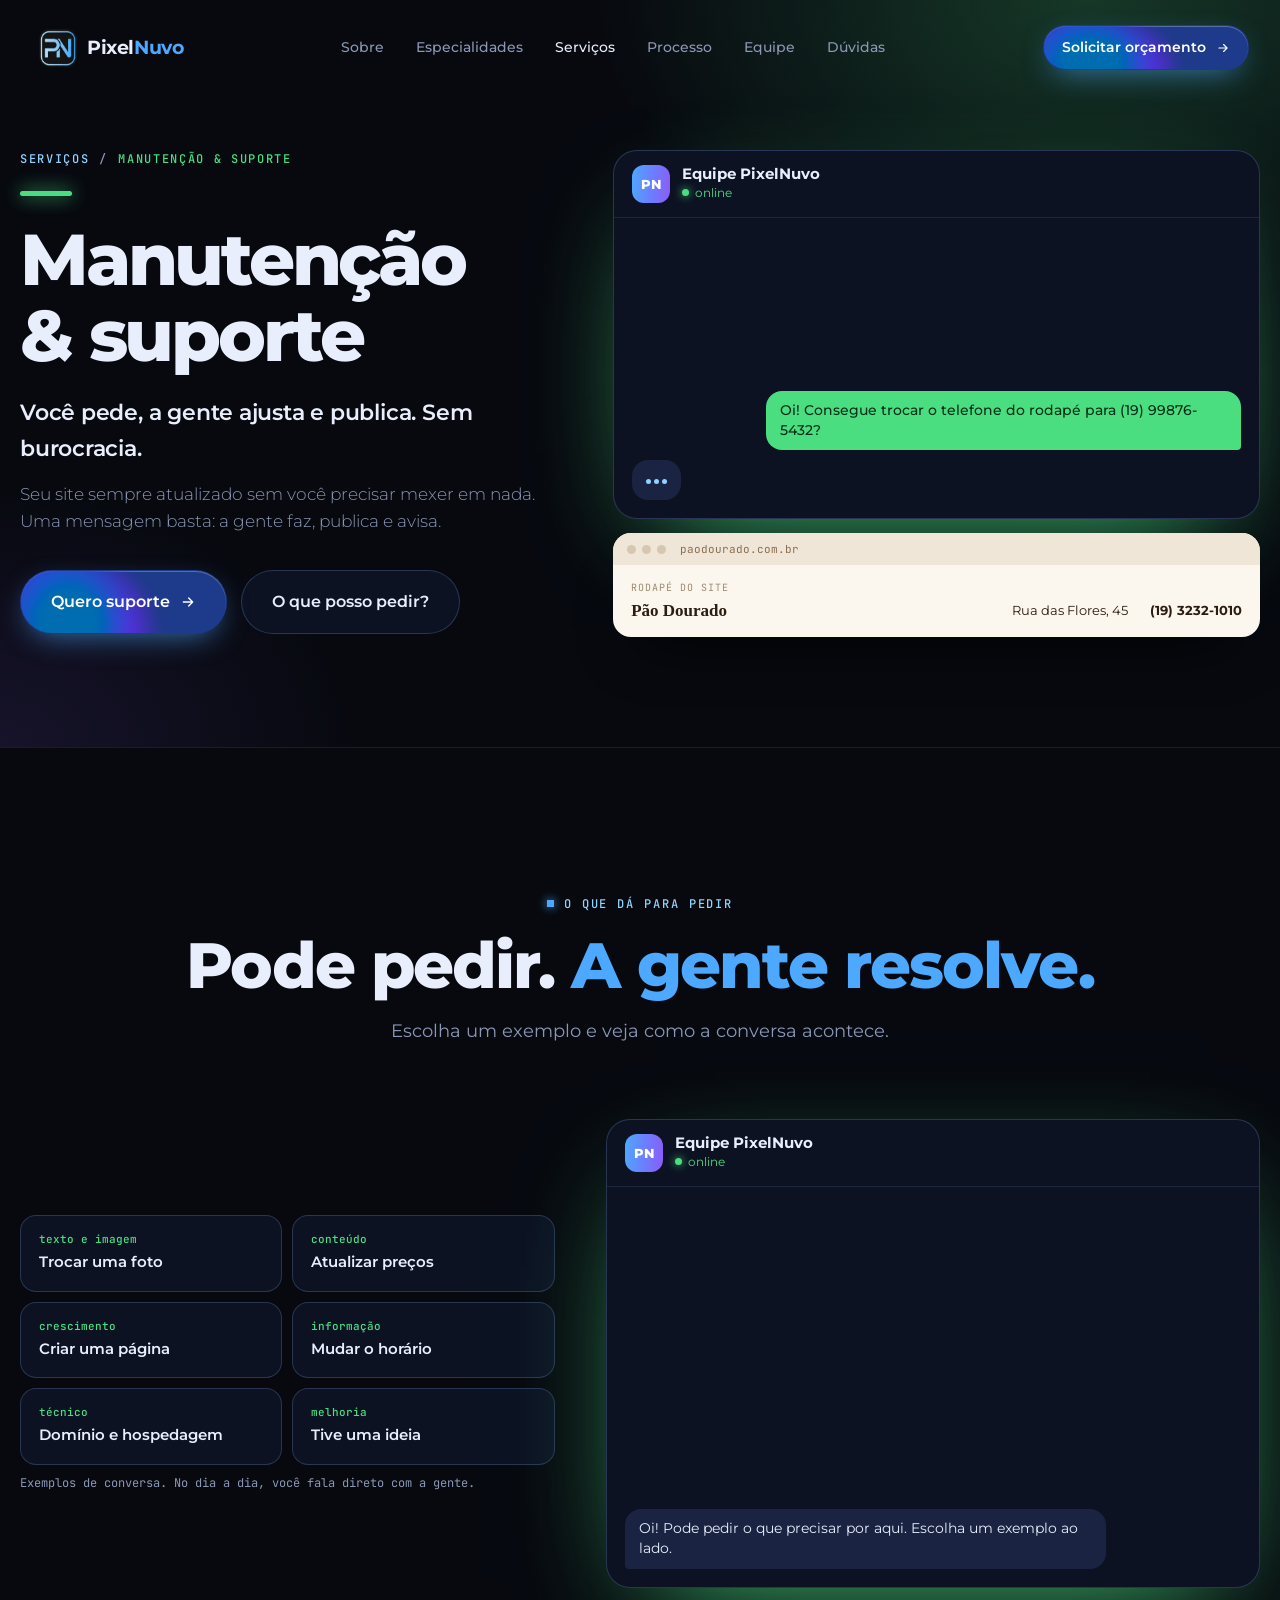
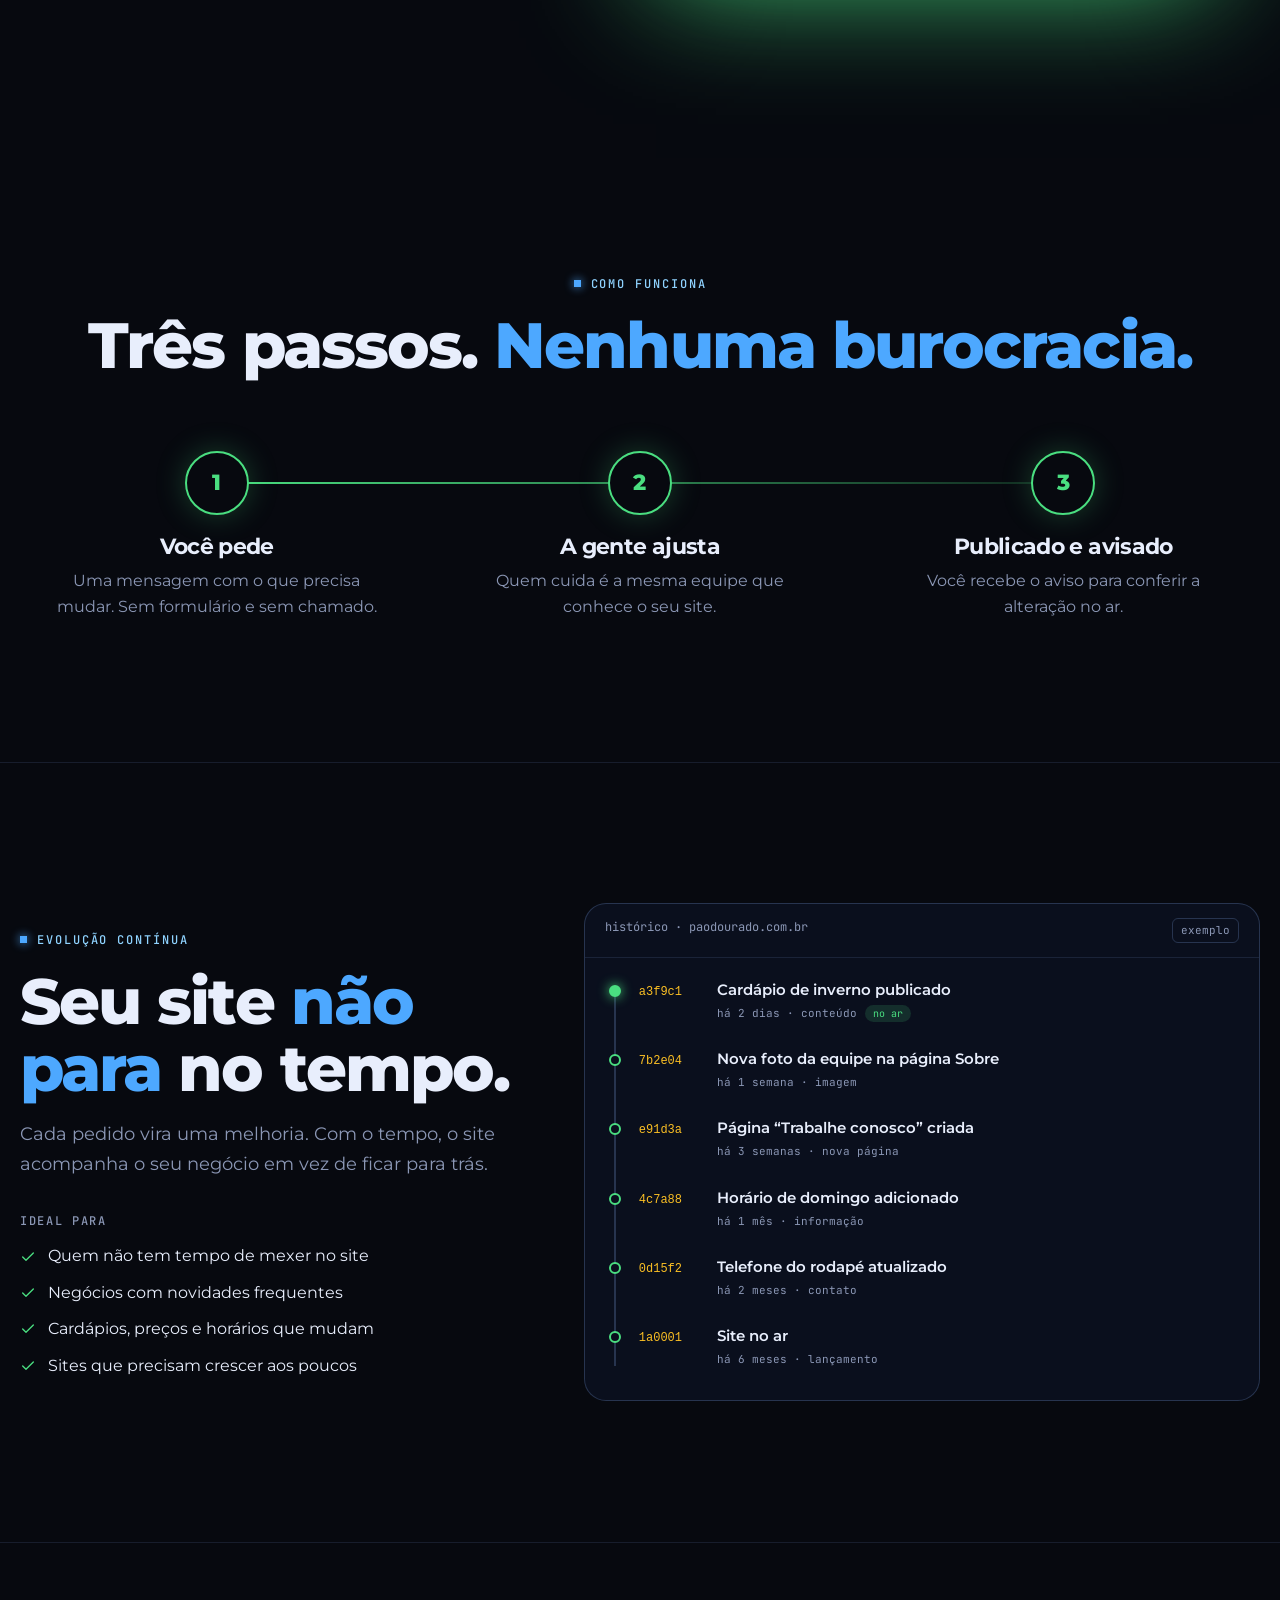
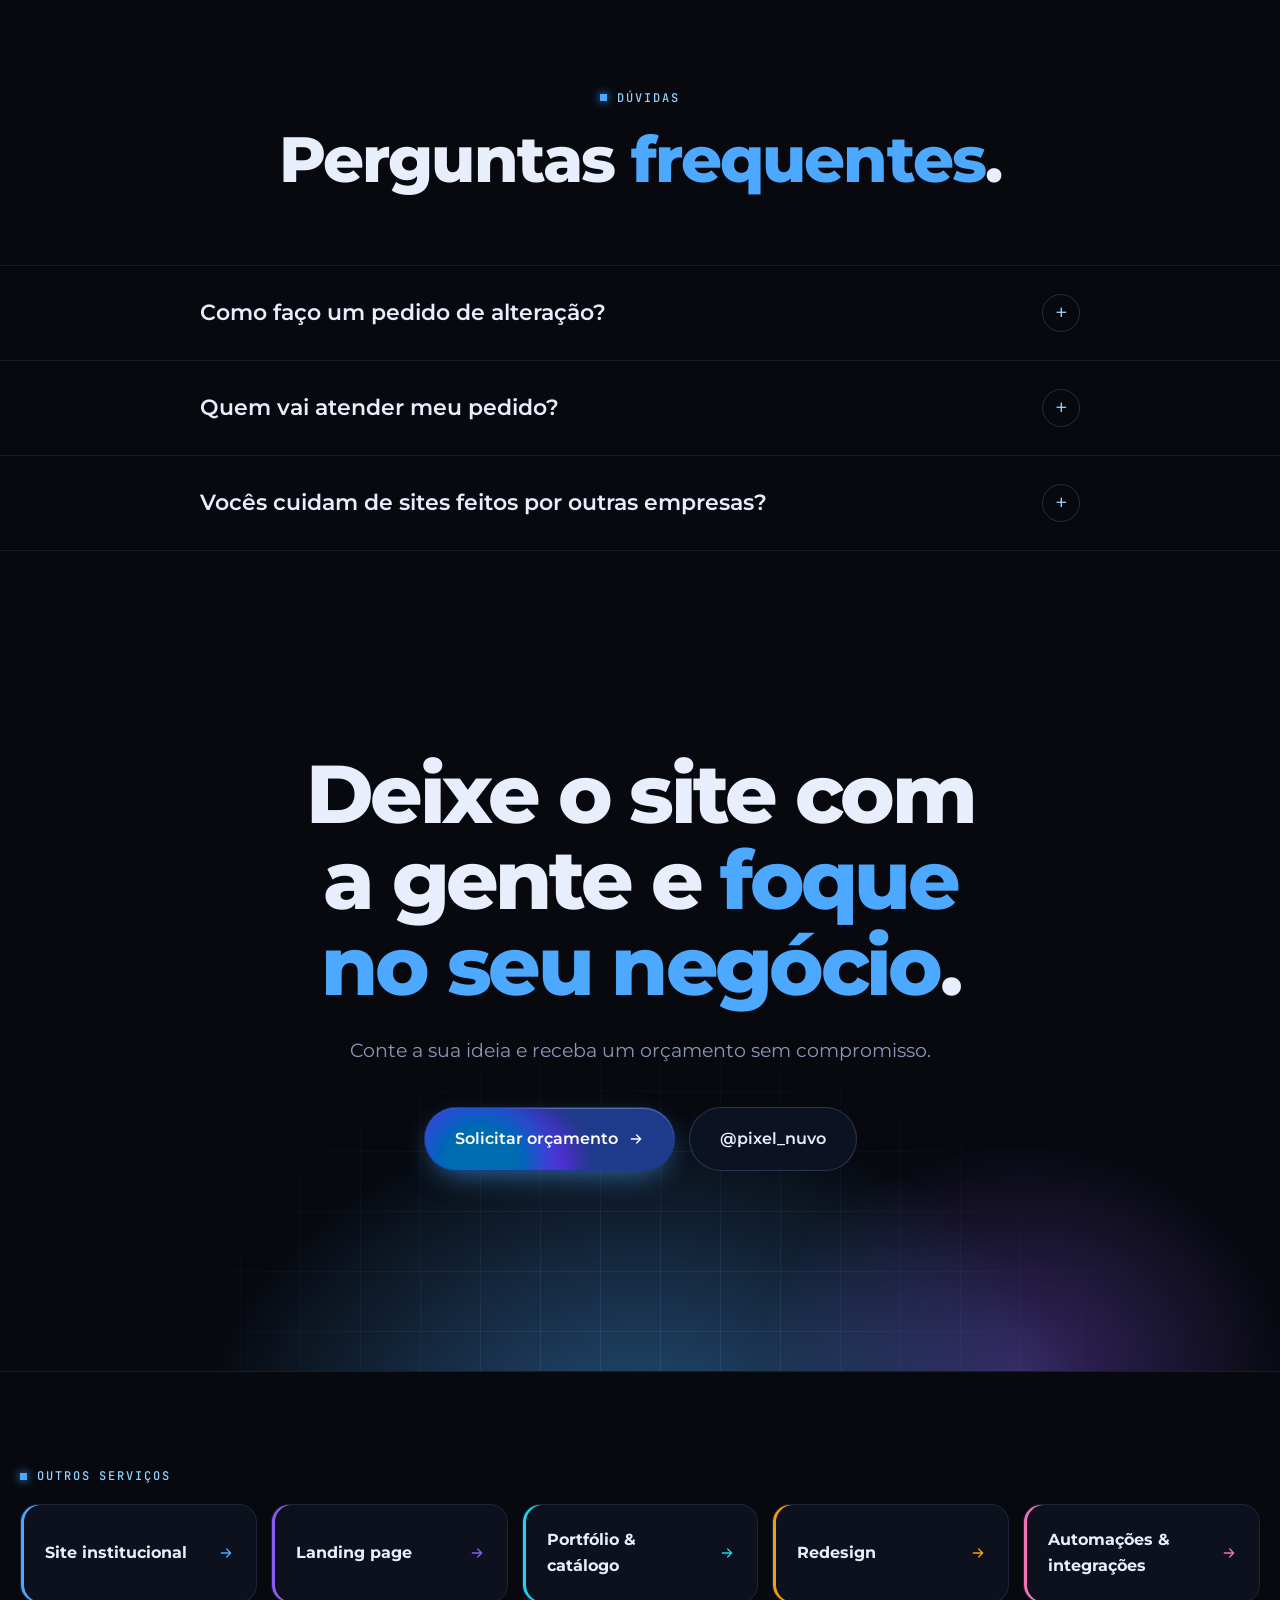
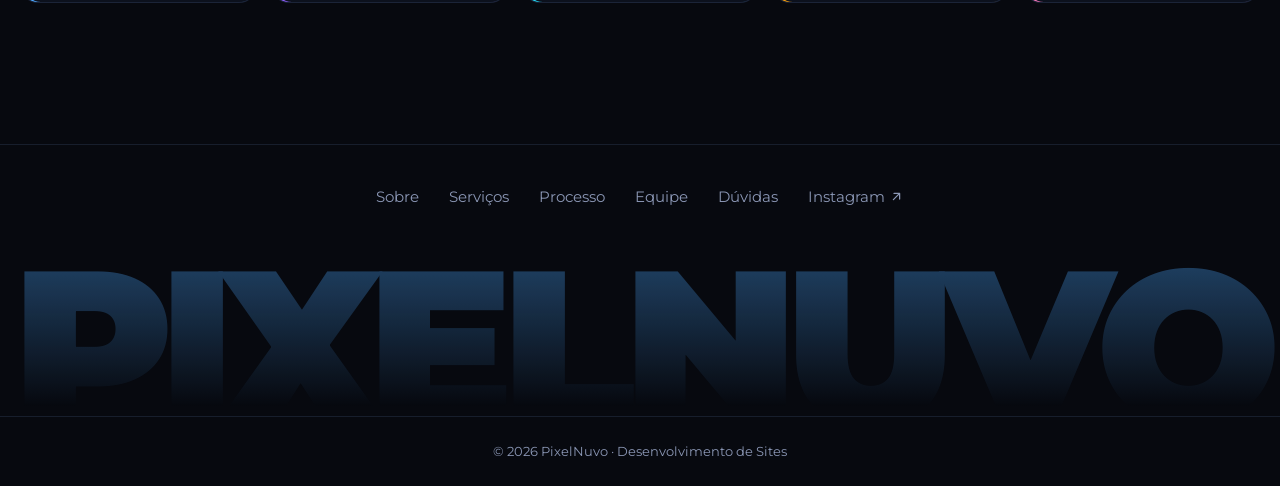
<file: servicos/manutencao-suporte.html>
<!doctype html>
<html lang="pt-BR">
<head>
  <meta charset="utf-8">
  <meta name="viewport" content="width=device-width, initial-scale=1">
  <title>Manutenção & suporte · PixelNuvo</title>
  <meta name="description" content="Você pede, a gente ajusta e publica. Sem burocracia.">
  <meta name="theme-color" content="#07090f">
  <meta property="og:title" content="Manutenção & suporte · PixelNuvo">
  <meta property="og:description" content="Você pede, a gente ajusta e publica. Sem burocracia.">
  <link rel="icon" href="../assets/logo.png">
  <link rel="preconnect" href="https://fonts.googleapis.com">
  <link rel="preconnect" href="https://fonts.gstatic.com" crossorigin>
  <link href="https://fonts.googleapis.com/css2?family=JetBrains+Mono:wght@400;500&family=Montserrat:wght@300;400;500;600;700;800;900&display=swap" rel="stylesheet">
  <link rel="stylesheet" href="../style/style.css">
  <style data-page>
    /* chat (client on the right, team on the left) */
    .ms-chat { overflow: hidden; border-radius: 24px; border: 1px solid var(--line-2); background: #0c1222; box-shadow: 0 40px 120px -50px var(--a); }
    .ms-chat__head { display: flex; align-items: center; gap: 12px; padding: 14px 18px; border-bottom: 1px solid var(--line); }
    .ms-av { display: grid; place-items: center; width: 38px; height: 38px; border-radius: 12px; background: var(--grad); color: #fff; font: 800 13px var(--sans); }
    .ms-chat__head b { display: block; font-size: 15px; line-height: 1.2; }
    .ms-chat__head small { display: flex; align-items: center; gap: 6px; font-size: 12px; color: #4ade80; }
    .ms-chat__head small::before { content: ""; width: 7px; height: 7px; border-radius: 50%; background: #4ade80; box-shadow: 0 0 8px #4ade80; }
    .ms-chat__body { display: flex; flex-direction: column; justify-content: flex-end; gap: 10px; min-height: 300px; padding: 18px; }
    .ms-chat .m--in { align-self: flex-start; }
    .ms-chat .m--out { align-self: flex-end; background: var(--a); color: #052e16; }
    .ms-chat .m--typing { align-self: flex-start; background: #1a2442; }
    .ms-chat .m--sys { align-self: center; }
    .ms-chat .pop { animation: msPop .45s var(--ease); }
    @keyframes msPop { from { opacity: 0; transform: translateY(10px) scale(.96); } }

    /* hero: the chat edits a real-looking site */
    .ms-live { display: grid; gap: 14px; }
    .ms-site { overflow: hidden; border-radius: 18px; background: #fbf6ee; color: #2b1d10; box-shadow: 0 30px 60px -30px #000; }
    .ms-site__bar { display: flex; align-items: center; gap: 6px; padding: 9px 14px; background: #efe6d8; font: 11px var(--mono); color: #8a6d4f; }
    .ms-site__bar span { width: 9px; height: 9px; border-radius: 50%; background: #d6c7b0; }
    .ms-site__bar b { margin-left: 8px; font-weight: 400; }
    .ms-site__foot { display: flex; flex-wrap: wrap; align-items: center; gap: 6px 22px; padding: 16px 18px; font-size: 13px; }
    .ms-site__foot b { margin-right: auto; font: 700 17px Georgia, serif; }
    .ms-site__foot small { width: 100%; font: 10px var(--mono); letter-spacing: .1em; text-transform: uppercase; color: #a08a70; }
    .ms-phone { padding: 3px 8px; margin: -3px -8px; border-radius: 8px; font-weight: 700; }
    .ms-phone.is-new { animation: msFlash 1.8s var(--ease); }
    @keyframes msFlash { 0%, 30% { background: #4ade80; color: #052e16; } 100% { background: transparent; } }

    /* ask anything */
    .ms-ask { border-top: 1px solid var(--line); }
    .ms-ask__grid { display: grid; grid-template-columns: .9fr 1.1fr; gap: clamp(24px, 4vw, 56px); align-items: center; }
    .ms-chips { display: grid; grid-template-columns: 1fr 1fr; gap: 10px; }
    .ms-chips button { padding: 16px 18px; border-radius: 16px; border: 1px solid var(--line-2); background: #0c1222; text-align: left; font-size: 15px; font-weight: 600; cursor: pointer; transition: border-color .3s, background .3s, opacity .3s; }
    .ms-chips button:hover { border-color: var(--a); background: rgba(74, 222, 128, .07); }
    .ms-chips.is-busy button { opacity: .45; cursor: default; }
    .ms-chips button small { display: block; margin-bottom: 4px; font: 500 11px var(--mono); color: var(--a); }
    .ms-hint { grid-column: 1 / -1; font: 12px var(--mono); color: var(--muted); }
    .ms-chat--demo .ms-chat__body { justify-content: flex-start; height: 400px; min-height: 0; overflow-y: auto; scroll-behavior: smooth; scrollbar-width: thin; }
    .ms-chat--demo .ms-chat__body > :first-child { margin-top: auto; }

    /* how it works */
    .ms-steps { position: relative; display: grid; grid-template-columns: repeat(3, 1fr); gap: 30px; }
    .ms-steps::before { content: ""; position: absolute; top: 31px; left: 16.6%; right: 16.6%; height: 2px; background: linear-gradient(90deg, var(--a), rgba(74, 222, 128, .15)); }
    .ms-steps li { position: relative; display: grid; justify-items: center; gap: 10px; text-align: center; }
    .ms-steps span { display: grid; place-items: center; width: 64px; height: 64px; margin-bottom: 10px; border-radius: 50%; border: 2px solid var(--a); background: var(--bg); color: var(--a); font: 800 22px var(--sans); box-shadow: 0 0 30px rgba(74, 222, 128, .25); }
    .ms-steps h3 { font-size: 22px; font-weight: 700; }
    .ms-steps p { max-width: 30ch; color: var(--muted); }

    /* changelog */
    .ms-log-sec { border-top: 1px solid var(--line); }
    .ms-log__grid { display: grid; grid-template-columns: .85fr 1.15fr; gap: clamp(30px, 5vw, 70px); align-items: center; }
    .ms-log__grid > div > p:not(.eyebrow) { margin-top: 18px; color: var(--muted); font-size: 18px; max-width: 40ch; }
    .ms-fit__t { margin: 34px 0 14px; font: 500 12px var(--mono); letter-spacing: .14em; text-transform: uppercase; color: var(--muted); }
    .ms-fit { display: grid; gap: 10px; }
    .ms-fit li { display: flex; align-items: center; gap: 12px; }
    .ms-fit .ic { color: var(--a); }
    .ms-log { overflow: hidden; border-radius: 22px; border: 1px solid var(--line-2); background: #0a0f1d; font-family: var(--mono); }
    .ms-log__head { display: flex; justify-content: space-between; padding: 14px 20px; border-bottom: 1px solid var(--line); font-size: 12px; color: var(--muted); }
    .ms-log__head small { padding: 2px 8px; border-radius: 6px; border: 1px solid var(--line-2); }
    .ms-log ol { position: relative; display: grid; padding: 10px 20px 16px; }
    .ms-log ol::before { content: ""; position: absolute; top: 28px; bottom: 34px; left: 29px; width: 2px; background: var(--line-2); }
    .ms-log li { position: relative; display: grid; grid-template-columns: 20px 64px 1fr; gap: 14px; align-items: baseline; padding: 12px 0; }
    .ms-log li::before { content: ""; position: relative; top: 2px; width: 12px; height: 12px; margin-left: 4px; border-radius: 50%; background: #0a0f1d; border: 2px solid var(--a); }
    .ms-log li:first-child::before { background: var(--a); box-shadow: 0 0 12px var(--a); }
    .ms-log code { font-size: 12px; color: #fbbf24; }
    .ms-log b { display: block; font: 600 15px var(--sans); color: var(--text); }
    .ms-log small { font-size: 11px; color: var(--muted); }
    .ms-log em { margin-left: 8px; padding: 2px 8px; border-radius: 99px; background: rgba(74, 222, 128, .15); color: var(--a); font-size: 10px; font-style: normal; }

    @media (max-width: 900px) {
      .ms-ask__grid, .ms-log__grid { grid-template-columns: 1fr; }
      .ms-steps { grid-template-columns: 1fr; gap: 26px; }
      .ms-steps::before { top: 32px; bottom: 60px; left: 31px; right: auto; width: 2px; height: auto; }
      .ms-steps li { grid-template-columns: 64px 1fr; justify-items: start; text-align: left; column-gap: 18px; }
      .ms-steps span { grid-row: span 2; margin: 0; }
      .ms-chat--demo .ms-chat__body { height: 340px; }
    }
    @media (max-width: 620px) {
      .ms-chips { grid-template-columns: 1fr; }
      .ms-log li { grid-template-columns: 20px 1fr; }
      .ms-log code { display: none; }
    }
  </style>
</head>
<body style="--a:#4ade80">
  <svg width="0" height="0" style="position:absolute" aria-hidden="true">
    <symbol id="i-check" viewBox="0 0 24 24"><path fill="none" stroke="currentColor" stroke-width="2" stroke-linecap="round" stroke-linejoin="round" d="M20 6 9 17l-5-5"/></symbol>
    <symbol id="i-arrow" viewBox="0 0 24 24"><path fill="none" stroke="currentColor" stroke-width="2" stroke-linecap="round" stroke-linejoin="round" d="M5 12h14M13 6l6 6-6 6"/></symbol>
    <symbol id="i-external" viewBox="0 0 24 24"><path fill="none" stroke="currentColor" stroke-width="2" stroke-linecap="round" stroke-linejoin="round" d="M7 17 17 7M8 7h9v9"/></symbol>
  </svg>
  <div class="progress" aria-hidden="true"></div>
  <div class="cursor-glow" aria-hidden="true"></div>

  <!-- NAV -->
  <header class="nav" id="nav">
    <a href="../index.html" class="brand" aria-label="PixelNuvo, início">
      <img src="../assets/logo.png" alt="" width="40" height="40">
      <span>Pixel<b>Nuvo</b></span>
    </a>
    <nav class="nav__links" id="menu" aria-label="Principal">
      <a href="../index.html#sobre">Sobre</a>
      <a href="../index.html#especialidades">Especialidades</a>
      <a href="../servicos.html" class="is-active">Serviços</a>
      <a href="../index.html#processo">Processo</a>
      <a href="../index.html#equipe">Equipe</a>
      <a href="../index.html#duvidas">Dúvidas</a>
      <a href="#contato" class="btn btn--sm btn--primary nav__cta-mobile">Solicitar orçamento</a>
    </nav>
    <a href="#contato" class="btn btn--sm btn--primary nav__cta magnetic">Solicitar orçamento <i aria-hidden="true"><svg class="ic" aria-hidden="true"><use href="#i-arrow"/></svg></i></a>
    <button class="nav__toggle" aria-label="Abrir menu" aria-expanded="false" aria-controls="menu"><span></span><span></span></button>
  </header>

  <main id="topo">
    <section class="page-hero">
      <div class="container page-hero__grid">
        <div>
          <nav class="crumbs" aria-label="Você está aqui"><a href="../servicos.html">Serviços</a><span aria-hidden="true">/</span><span aria-current="page">Manutenção &amp; suporte</span></nav>
          <h1 class="page-hero__title">Manutenção &amp; suporte</h1>
          <p class="page-hero__sub">Você pede, a gente ajusta e publica. Sem burocracia.</p>
          <p class="page-hero__lead">Seu site sempre atualizado sem você precisar mexer em nada. Uma mensagem basta: a gente faz, publica e avisa.</p>
          <div class="hero__ctas">
            <a href="#contato" class="btn btn--primary btn--lg magnetic">Quero suporte <i aria-hidden="true"><svg class="ic" aria-hidden="true"><use href="#i-arrow"/></svg></i></a>
            <a href="#pedidos" class="btn btn--ghost btn--lg">O que posso pedir?</a>
          </div>
        </div>
        <div class="ms-live" aria-hidden="true">
          <div class="ms-chat ms-chat--hero">
            <div class="ms-chat__head"><span class="ms-av">PN</span><div><b>Equipe PixelNuvo</b><small>online</small></div></div>
            <div class="ms-chat__body"></div>
          </div>
          <div class="ms-site">
            <div class="ms-site__bar"><span></span><span></span><span></span><b>paodourado.com.br</b></div>
            <div class="ms-site__foot"><small>rodapé do site</small><b>Pão Dourado</b><span>Rua das Flores, 45</span><span class="ms-phone">(19) 3232-1010</span></div>
          </div>
        </div>
      </div>
    </section>

    <section class="section ms-ask" id="pedidos">
      <div class="container">
        <header class="section__head">
          <p class="eyebrow" data-scramble>O que dá para pedir</p>
          <h2 class="h2 reveal">Pode pedir. <span class="hl">A gente resolve.</span></h2>
          <p class="section__sub reveal">Escolha um exemplo e veja como a conversa acontece.</p>
        </header>
        <div class="ms-ask__grid">
          <div class="ms-chips" role="group" aria-label="Exemplos de pedido">
            <button type="button"><small>texto e imagem</small>Trocar uma foto</button>
            <button type="button"><small>conteúdo</small>Atualizar preços</button>
            <button type="button"><small>crescimento</small>Criar uma página</button>
            <button type="button"><small>informação</small>Mudar o horário</button>
            <button type="button"><small>técnico</small>Domínio e hospedagem</button>
            <button type="button"><small>melhoria</small>Tive uma ideia</button>
            <p class="ms-hint">Exemplos de conversa. No dia a dia, você fala direto com a gente.</p>
          </div>
          <div class="ms-chat ms-chat--demo">
            <div class="ms-chat__head"><span class="ms-av">PN</span><div><b>Equipe PixelNuvo</b><small>online</small></div></div>
            <div class="ms-chat__body" aria-live="polite"><div class="m m--in">Oi! Pode pedir o que precisar por aqui. Escolha um exemplo ao lado.</div></div>
          </div>
        </div>
      </div>
    </section>

    <section class="section">
      <div class="container">
        <header class="section__head">
          <p class="eyebrow" data-scramble>Como funciona</p>
          <h2 class="h2 reveal">Três passos. <span class="hl">Nenhuma burocracia.</span></h2>
        </header>
        <ol class="ms-steps">
          <li class="reveal"><span>1</span><h3>Você pede</h3><p>Uma mensagem com o que precisa mudar. Sem formulário e sem chamado.</p></li>
          <li class="reveal" style="--rd:.12s"><span>2</span><h3>A gente ajusta</h3><p>Quem cuida é a mesma equipe que conhece o seu site.</p></li>
          <li class="reveal" style="--rd:.24s"><span>3</span><h3>Publicado e avisado</h3><p>Você recebe o aviso para conferir a alteração no ar.</p></li>
        </ol>
      </div>
    </section>

    <section class="section ms-log-sec">
      <div class="container ms-log__grid">
        <div>
          <p class="eyebrow" data-scramble>Evolução contínua</p>
          <h2 class="h2 reveal">Seu site <span class="hl">não para</span> no tempo.</h2>
          <p class="reveal">Cada pedido vira uma melhoria. Com o tempo, o site acompanha o seu negócio em vez de ficar para trás.</p>
          <h3 class="ms-fit__t">Ideal para</h3>
          <ul class="ms-fit">
            <li><svg class="ic" aria-hidden="true"><use href="#i-check"/></svg>Quem não tem tempo de mexer no site</li>
            <li><svg class="ic" aria-hidden="true"><use href="#i-check"/></svg>Negócios com novidades frequentes</li>
            <li><svg class="ic" aria-hidden="true"><use href="#i-check"/></svg>Cardápios, preços e horários que mudam</li>
            <li><svg class="ic" aria-hidden="true"><use href="#i-check"/></svg>Sites que precisam crescer aos poucos</li>
          </ul>
        </div>
        <div class="ms-log reveal">
          <div class="ms-log__head"><span>histórico · paodourado.com.br</span><small>exemplo</small></div>
          <ol>
            <li><code>a3f9c1</code><div><b>Cardápio de inverno publicado</b><small>há 2 dias · conteúdo</small><em>no ar</em></div></li>
            <li><code>7b2e04</code><div><b>Nova foto da equipe na página Sobre</b><small>há 1 semana · imagem</small></div></li>
            <li><code>e91d3a</code><div><b>Página “Trabalhe conosco” criada</b><small>há 3 semanas · nova página</small></div></li>
            <li><code>4c7a88</code><div><b>Horário de domingo adicionado</b><small>há 1 mês · informação</small></div></li>
            <li><code>0d15f2</code><div><b>Telefone do rodapé atualizado</b><small>há 2 meses · contato</small></div></li>
            <li><code>1a0001</code><div><b>Site no ar</b><small>há 6 meses · lançamento</small></div></li>
          </ol>
        </div>
      </div>
    </section>

    <section class="section faq">
      <header class="section__head container">
        <p class="eyebrow" data-scramble>Dúvidas</p>
        <h2 class="h2 reveal">Perguntas <span class="hl">frequentes</span>.</h2>
      </header>
      <div class="faq__list">
        <details><summary>Como faço um pedido de alteração?</summary><p>É só mandar uma mensagem. A gente confirma, ajusta e avisa quando estiver publicado.</p></details>
        <details><summary>Quem vai atender meu pedido?</summary><p>Nossa própria equipe, a mesma que conhece o seu site.</p></details>
        <details><summary>Vocês cuidam de sites feitos por outras empresas?</summary><p>Avaliamos caso a caso. Conte como é o seu site e a gente responde.</p></details>
      </div>
    </section>

    <!-- CTA -->
    <section class="cta" id="contato">
      <div class="cta__glow" aria-hidden="true"></div>
      <div class="container cta__inner">
        <h2 class="cta__title reveal">Deixe o site com a gente e <span class="hl">foque no seu negócio</span>.</h2>
        <p class="cta__lead reveal">Conte a sua ideia e receba um orçamento sem compromisso.</p>
        <div class="hero__ctas reveal">
          <a href="https://ig.me/m/pixel_nuvo" target="_blank" rel="noopener" class="btn btn--primary btn--lg magnetic">Solicitar orçamento <i aria-hidden="true"><svg class="ic" aria-hidden="true"><use href="#i-arrow"/></svg></i></a>
          <a href="https://www.instagram.com/pixel_nuvo/" target="_blank" rel="noopener" class="btn btn--ghost btn--lg">@pixel_nuvo</a>
        </div>
      </div>
    </section>

    <section class="section more-sec" aria-labelledby="outros">
      <div class="container">
        <p class="eyebrow" id="outros">Outros serviços</p>
        <div class="more">
          <a href="site-institucional.html" class="more__item" style="--a:#4da8ff"><b>Site institucional</b><svg class="ic" aria-hidden="true"><use href="#i-arrow"/></svg></a>
          <a href="landing-page.html" class="more__item" style="--a:#8b5cf6"><b>Landing page</b><svg class="ic" aria-hidden="true"><use href="#i-arrow"/></svg></a>
          <a href="portfolio-catalogo.html" class="more__item" style="--a:#22d3ee"><b>Portfólio &amp; catálogo</b><svg class="ic" aria-hidden="true"><use href="#i-arrow"/></svg></a>
          <a href="redesign.html" class="more__item" style="--a:#f59e0b"><b>Redesign</b><svg class="ic" aria-hidden="true"><use href="#i-arrow"/></svg></a>
          <a href="automacoes-integracoes.html" class="more__item" style="--a:#f472b6"><b>Automações &amp; integrações</b><svg class="ic" aria-hidden="true"><use href="#i-arrow"/></svg></a>
        </div>
      </div>
    </section>
  </main>

  <footer class="footer">
    <nav class="footer__nav" aria-label="Rodapé">
      <a href="../index.html#sobre">Sobre</a><a href="../servicos.html">Serviços</a><a href="../index.html#processo">Processo</a><a href="../index.html#equipe">Equipe</a><a href="../index.html#duvidas">Dúvidas</a>
      <a href="https://www.instagram.com/pixel_nuvo/" target="_blank" rel="noopener">Instagram <svg class="ic" aria-hidden="true"><use href="#i-external"/></svg></a>
    </nav>
    <div class="footer__word" aria-hidden="true">PIXELNUVO</div>
    <p class="footer__copy">© <span class="year"></span> PixelNuvo · Desenvolvimento de Sites</p>
  </footer>

  <script src="../common.js"></script>
  <script data-page>
    const msBubble = (body, cls, html) => {
      const d = document.createElement('div');
      d.className = `m ${cls} pop`;
      d.innerHTML = html;
      body.append(d);
      body.scrollTop = body.scrollHeight;
      return d;
    };
    const TYPING = '<span class="typing"><i></i><i></i><i></i></span>';

    /* Hero: a request comes in, the site's footer really changes */
    (async () => {
      const body = $('.ms-chat--hero .ms-chat__body'), phone = $('.ms-phone');
      const pause = ms => reduced ? null : wait(ms);
      do {
        body.innerHTML = '';
        phone.textContent = '(19) 3232-1010';
        phone.classList.remove('is-new');
        await pause(600);
        msBubble(body, 'm--out', 'Oi! Consegue trocar o telefone do rodapé para (19) 99876-5432?');
        await pause(1400);
        const t = msBubble(body, 'm--typing', TYPING);
        await pause(1400);
        t.remove();
        msBubble(body, 'm--in', 'Claro! Já estou ajustando por aqui.');
        await pause(1900);
        msBubble(body, 'm--sys', '<svg class="ic" aria-hidden="true"><use href="#i-check"/></svg> Alteração publicada no site');
        phone.textContent = '(19) 99876-5432';
        phone.classList.add('is-new');
        await pause(1700);
        msBubble(body, 'm--out', 'Perfeito, obrigado!');
        await pause(5000);
      } while (!reduced);
    })();

    /* Ask anything: each chip sends a request and gets an answer */
    (() => {
      const TALK = [
        ['Quero trocar a foto da equipe na página Sobre.', 'Pode mandar a foto nova por aqui. A gente ajusta o tamanho, otimiza e publica.'],
        ['Os preços do cardápio mudaram, dá para atualizar?', 'Dá sim. Manda a lista nova que a gente atualiza tudo e te avisa para conferir.'],
        ['Preciso de uma página de “Trabalhe conosco”.', 'Fechado. Montamos a página no mesmo visual do site e colocamos no menu.'],
        ['Vamos abrir aos domingos a partir do mês que vem.', 'Anotado. Deixamos a alteração pronta e publicamos na data certa.'],
        ['Recebi um aviso de renovação do domínio. O que eu faço?', 'Deixa com a gente: conferimos o aviso e te explicamos o próximo passo.'],
        ['Queria mostrar as avaliações dos clientes no site.', 'Boa ideia! Te mandamos uma sugestão de como encaixar isso no site.'],
      ];
      const body = $('.ms-chat--demo .ms-chat__body'), group = $('.ms-chips'), chips = $$('button', group);
      let busy = false;
      chips.forEach((b, i) => b.addEventListener('click', async () => {
        if (busy) return;
        busy = true;
        group.classList.add('is-busy');
        msBubble(body, 'm--out', TALK[i][0]);
        if (!reduced) {
          await wait(500);
          const t = msBubble(body, 'm--typing', TYPING);
          await wait(1200);
          t.remove();
        }
        msBubble(body, 'm--in', TALK[i][1]);
        while (body.children.length > 12) body.firstElementChild.remove();
        busy = false;
        group.classList.remove('is-busy');
      }));
    })();
  </script>
</body>
</html>
</file>
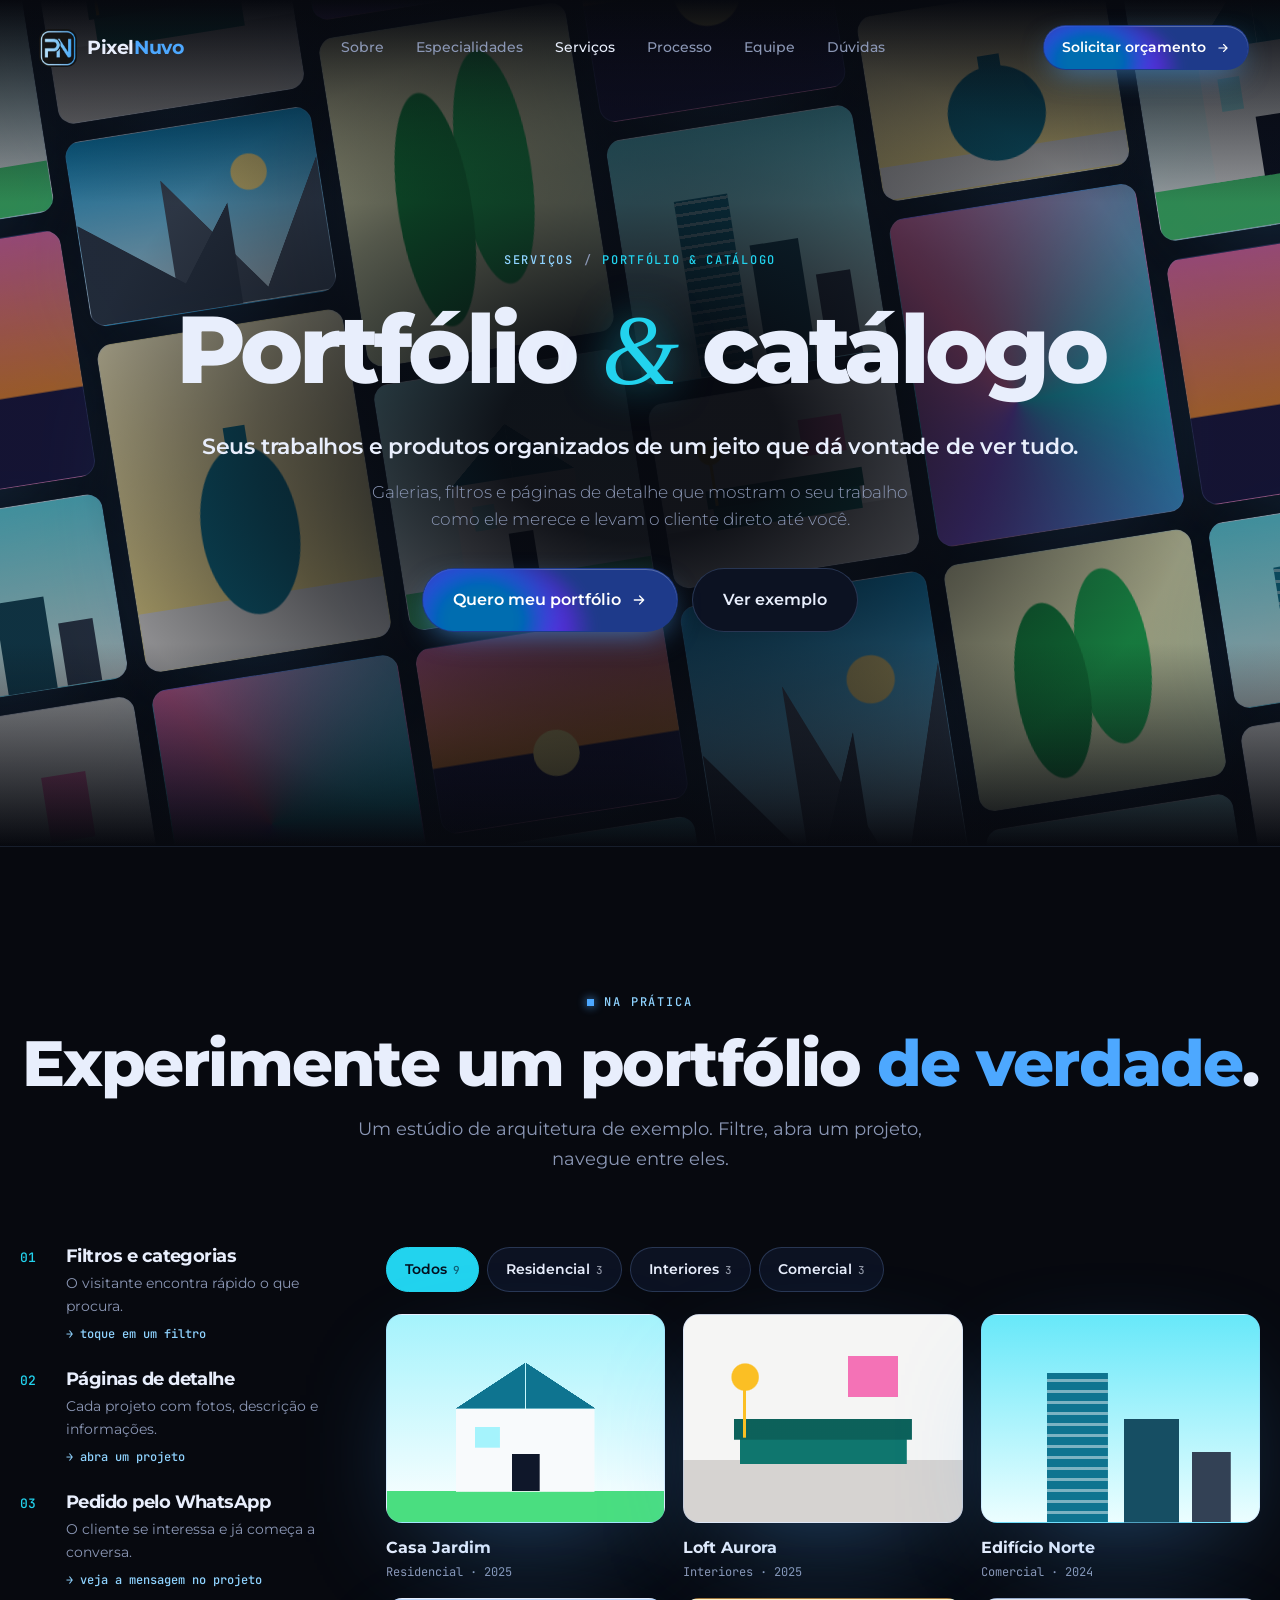
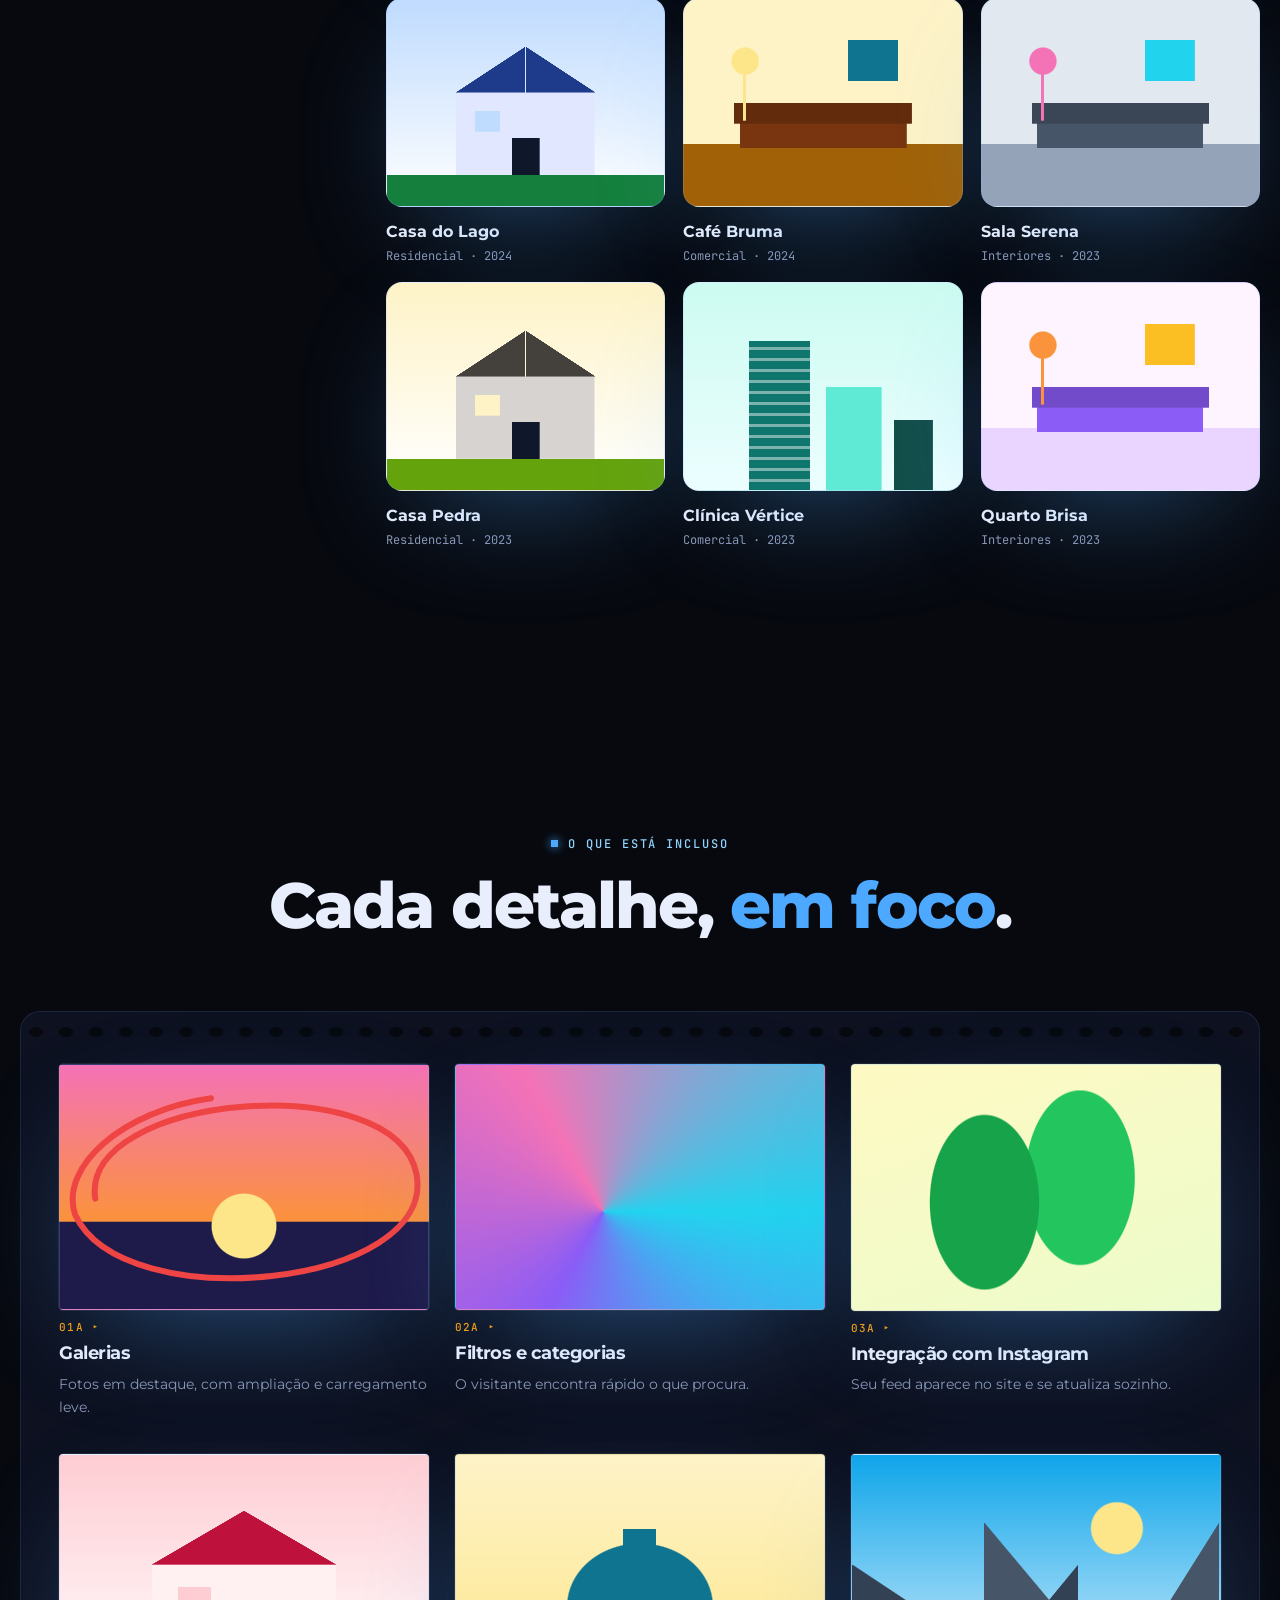
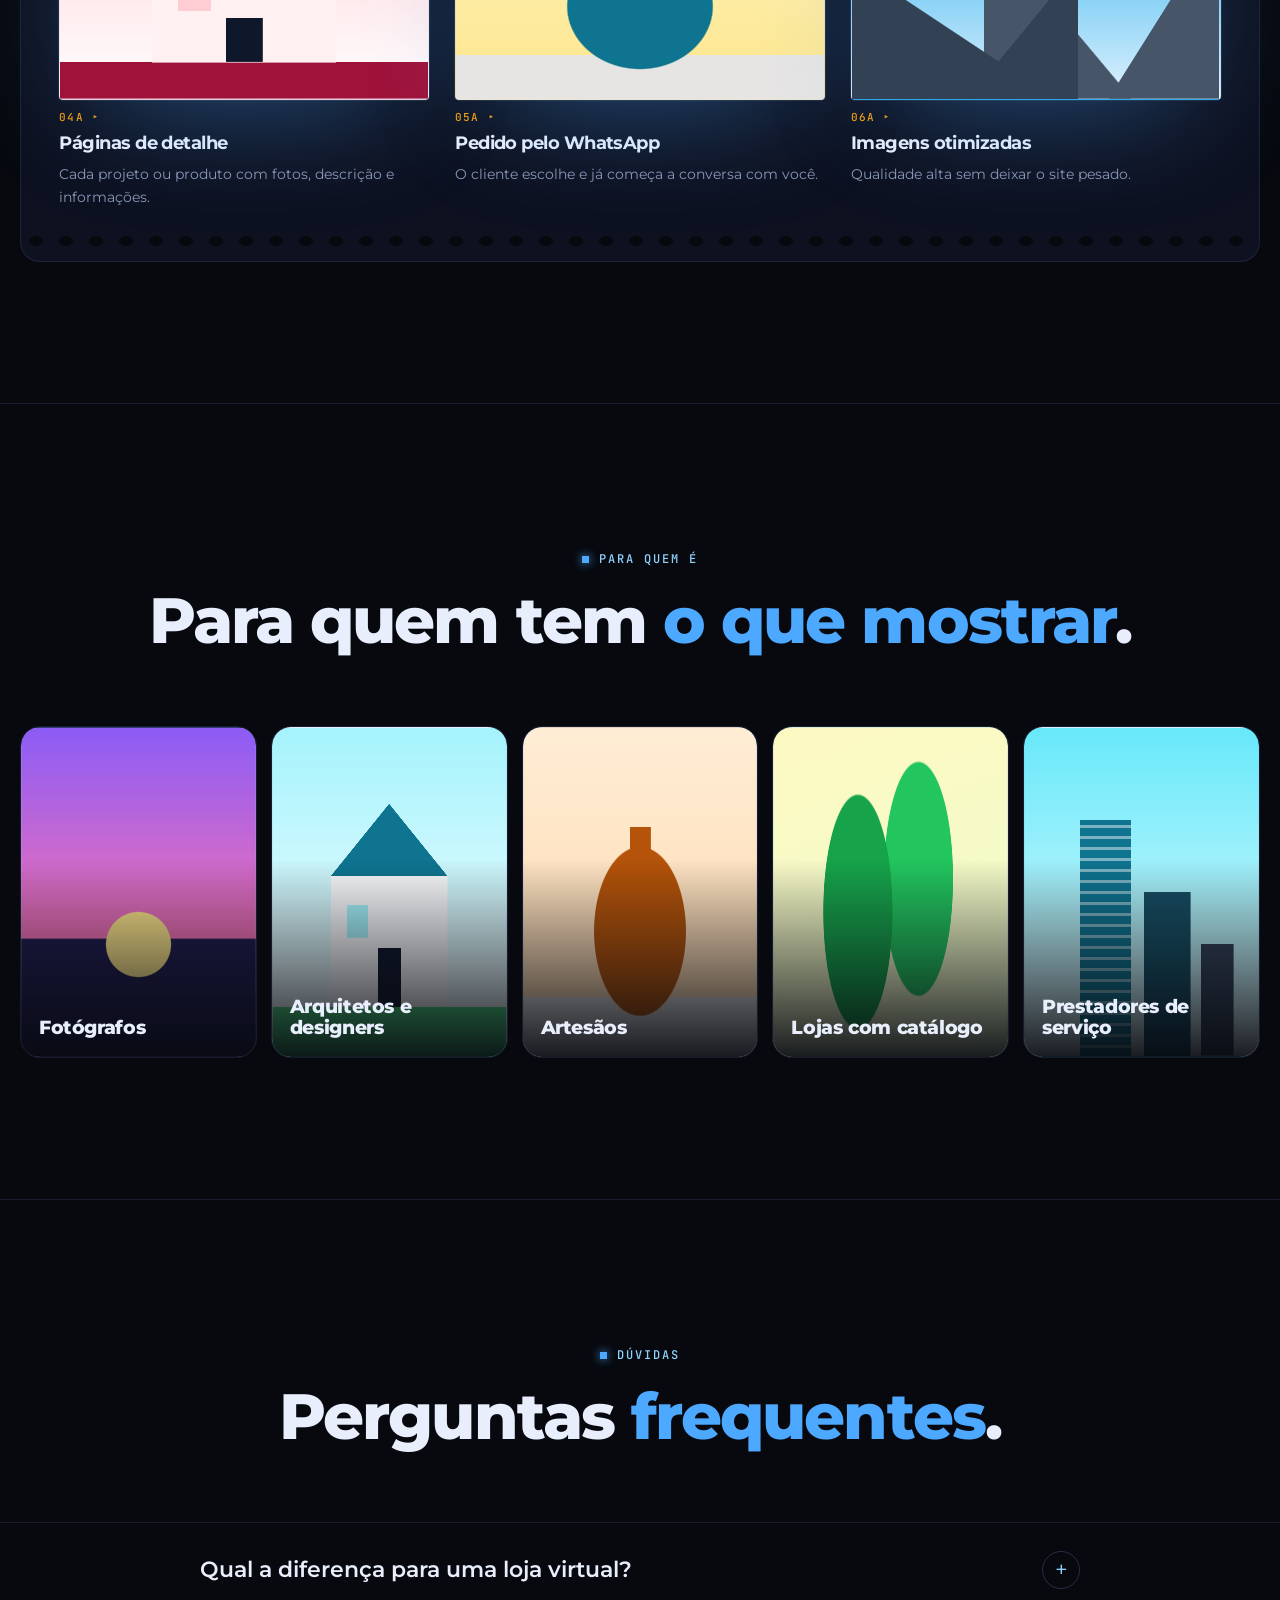
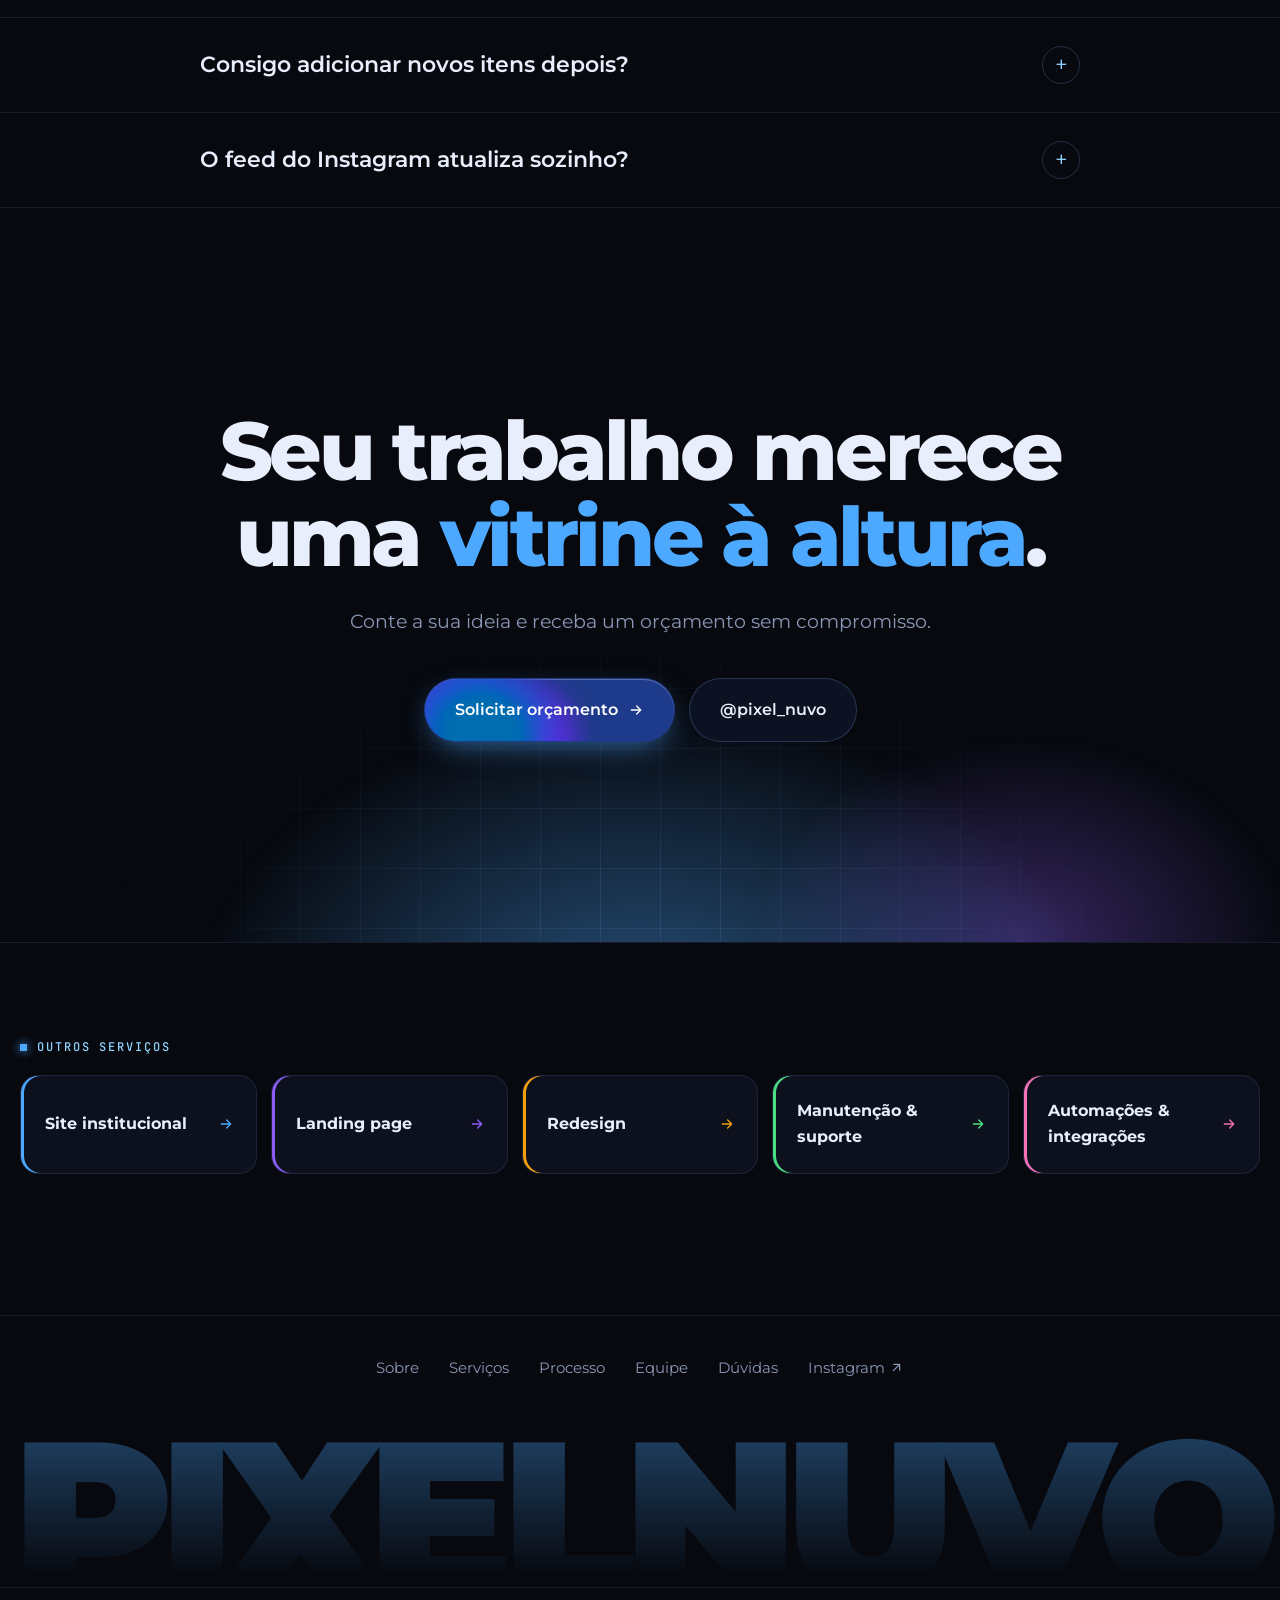
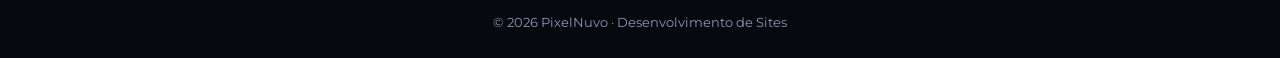
<file: servicos/portfolio-catalogo.html>
<!doctype html>
<html lang="pt-BR">
<head>
  <meta charset="utf-8">
  <meta name="viewport" content="width=device-width, initial-scale=1">
  <title>Portfólio & catálogo · PixelNuvo</title>
  <meta name="description" content="Seus trabalhos e produtos organizados de um jeito que dá vontade de ver tudo.">
  <meta name="theme-color" content="#07090f">
  <meta property="og:title" content="Portfólio & catálogo · PixelNuvo">
  <meta property="og:description" content="Seus trabalhos e produtos organizados de um jeito que dá vontade de ver tudo.">
  <link rel="icon" href="../assets/logo.png">
  <link rel="preconnect" href="https://fonts.googleapis.com">
  <link rel="preconnect" href="https://fonts.gstatic.com" crossorigin>
  <link href="https://fonts.googleapis.com/css2?family=JetBrains+Mono:wght@400;500&family=Montserrat:wght@300;400;500;600;700;800;900&display=swap" rel="stylesheet">
  <link rel="stylesheet" href="../style/style.css">
  <style data-page>
    /* illustrated "photos", recolored per item with --c1..--c5 */
    .art { display: block; background-color: #1a2442; }
    .art--house { background:
      linear-gradient(var(--c5, #0f172a), var(--c5, #0f172a)) 50% 81.7% / 10% 18% no-repeat,
      linear-gradient(var(--c3, #a5f3fc), var(--c3, #a5f3fc)) 35% 60% / 9% 10% no-repeat,
      linear-gradient(to bottom right, transparent 49.5%, var(--c1, #0e7490) 50%) 33.33% 29.5% / 25% 22% no-repeat,
      linear-gradient(to bottom left, transparent 49.5%, var(--c1, #0e7490) 50%) 66.67% 29.5% / 25% 22% no-repeat,
      linear-gradient(var(--c2, #f8fafc), var(--c2, #f8fafc)) 50% 75% / 50% 40% no-repeat,
      linear-gradient(var(--c4, #4ade80), var(--c4, #4ade80)) 0 100% / 100% 15% no-repeat,
      linear-gradient(180deg, var(--c3, #a5f3fc), #fff); }
    .art--int { background:
      radial-gradient(circle at 22% 30%, var(--c1, #fbbf24) 0 5%, transparent 5.5%),
      linear-gradient(var(--c1, #fbbf24), var(--c1, #fbbf24)) 21.6% 46% / 1.2% 24% no-repeat,
      linear-gradient(var(--c5, #f472b6), var(--c5, #f472b6)) 72% 25% / 18% 20% no-repeat,
      linear-gradient(rgba(0, 0, 0, .18), rgba(0, 0, 0, .18)) 50% 55.6% / 64% 10% no-repeat,
      linear-gradient(var(--c2, #0f766e), var(--c2, #0f766e)) 50% 55.6% / 64% 10% no-repeat,
      linear-gradient(var(--c2, #0f766e), var(--c2, #0f766e)) 50% 66.7% / 60% 16% no-repeat,
      linear-gradient(180deg, var(--c3, #f5f5f4) 70%, var(--c4, #d6d3d1) 70%); }
    .art--tower { background:
      repeating-linear-gradient(0deg, transparent 0 8px, rgba(255, 255, 255, .45) 8px 11px) 30% 100% / 22% 72% no-repeat,
      linear-gradient(var(--c1, #0e7490), var(--c1, #0e7490)) 30% 100% / 22% 72% no-repeat,
      linear-gradient(var(--c2, #164e63), var(--c2, #164e63)) 64% 100% / 20% 50% no-repeat,
      linear-gradient(var(--c4, #334155), var(--c4, #334155)) 88% 100% / 14% 34% no-repeat,
      linear-gradient(180deg, var(--c3, #67e8f9), #ecfeff); }
    .art--land { background:
      radial-gradient(circle at 72% 30%, var(--c1, #fde68a) 0 8%, transparent 8.5%),
      linear-gradient(to top right, var(--c2, #334155) 50%, transparent 50.5%) 0 100% / 55% 55% no-repeat,
      linear-gradient(to top left, var(--c2, #334155) 50%, transparent 50.5%) 45% 100% / 30% 55% no-repeat,
      linear-gradient(to top right, var(--c4, #475569) 50%, transparent 50.5%) 60% 100% / 40% 72% no-repeat,
      linear-gradient(to top left, var(--c4, #475569) 50%, transparent 50.5%) 100% 100% / 30% 72% no-repeat,
      linear-gradient(180deg, var(--c3, #0ea5e9), #e0f2fe); }
    .art--sun { background: radial-gradient(circle at 50% 66%, #fde68a 0 13%, transparent 13.5%), linear-gradient(180deg, var(--c1, #f472b6), var(--c2, #fb923c) 64%, var(--c3, #1e1b4b) 64.5%); }
    .art--vase { background: radial-gradient(ellipse 20% 26% at 50% 62%, var(--c1, #0e7490) 0 98%, transparent), linear-gradient(var(--c1, #0e7490), var(--c1, #0e7490)) 50% 36% / 9% 16% no-repeat, linear-gradient(var(--c2, #e7e5e4), var(--c2, #e7e5e4)) 0 100% / 100% 18% no-repeat, linear-gradient(180deg, var(--c3, #fef3c7), var(--c4, #fde68a)); }
    .art--leaf { background: radial-gradient(ellipse 15% 36% at 36% 56%, var(--c1, #16a34a) 0 98%, transparent), radial-gradient(ellipse 15% 36% at 62% 46%, var(--c2, #22c55e) 0 98%, transparent), linear-gradient(160deg, var(--c3, #fef9c3), var(--c4, #ecfccb)); }
    .art--abs { background: conic-gradient(from 90deg at 40% 60%, var(--c1, #22d3ee), var(--c2, #8b5cf6), var(--c3, #f472b6), var(--c1, #22d3ee)); }

    /* hero: drifting gallery wall */
    .pf-hero { position: relative; isolation: isolate; overflow: hidden; display: grid; place-items: center; min-height: min(94vh, 880px); padding: 140px 0 100px; text-align: center; }
    .pf-wall { position: absolute; inset: -25% -12%; z-index: -2; display: grid; grid-template-columns: repeat(6, 1fr); gap: 18px; transform: rotate(-9deg); }
    .pf-col { display: grid; gap: 18px; align-content: start; padding-bottom: 18px; animation: pfUp 70s linear infinite; }
    .pf-col:nth-child(even) { animation-direction: reverse; animation-duration: 85s; }
    @keyframes pfUp { to { transform: translateY(-50%); } }
    .pf-col .art { aspect-ratio: var(--r); border-radius: 16px; opacity: .85; }
    .pf-hero::after { content: ""; position: absolute; inset: 0; z-index: -1; background: radial-gradient(ellipse 44% 48% at 50% 52%, rgba(7, 9, 15, .95) 25%, rgba(7, 9, 15, .62) 68%, rgba(7, 9, 15, .3)), linear-gradient(180deg, var(--bg), transparent 24%, transparent 76%, var(--bg)); }
    .pf-hero .crumbs { justify-content: center; }
    .pf-h1 { font-size: clamp(44px, 7.4vw, 110px); font-weight: 800; letter-spacing: -.05em; line-height: .96; }
    .pf-h1 .amp { display: inline-block; margin: 0 .04em; font: italic 400 1.05em Georgia, serif; color: var(--a); text-shadow: 0 0 40px color-mix(in srgb, var(--a) 60%, transparent); }
    .pf-hero .page-hero__sub, .pf-hero .page-hero__lead { margin-inline: auto; }
    .pf-hero .hero__ctas { margin-top: 34px; }

    /* demo gallery */
    .pf-demo { border-top: 1px solid var(--line); }
    .pf-demo__grid { display: grid; grid-template-columns: .36fr 1fr; gap: clamp(26px, 4vw, 60px); align-items: start; }
    .pf-how { position: sticky; top: 110px; display: grid; gap: 28px; }
    .pf-how li { display: grid; grid-template-columns: 34px 1fr; gap: 12px; }
    .pf-how b { padding-top: 2px; font: 500 13px var(--mono); color: var(--a); }
    .pf-how h3 { font-size: 18px; font-weight: 700; margin-bottom: 6px; }
    .pf-how p { font-size: 14px; color: var(--muted); }
    .pf-how em { display: block; margin-top: 8px; font: 500 12px var(--mono); font-style: normal; color: var(--sky); }
    .pf-filters { display: flex; flex-wrap: wrap; gap: 8px; margin-bottom: 22px; }
    .pf-filters button { padding: 10px 18px; border-radius: 99px; border: 1px solid var(--line-2); background: #0c1222; font-size: 14px; font-weight: 600; cursor: pointer; transition: background .3s, border-color .3s, color .3s; }
    .pf-filters button:hover { border-color: var(--a); }
    .pf-filters button small { margin-left: 6px; font: 500 11px var(--mono); opacity: .6; }
    .pf-filters [aria-pressed="true"] { background: var(--a); border-color: var(--a); color: #04101f; }
    .pf-grid { display: grid; grid-template-columns: repeat(3, 1fr); gap: 18px; }
    .pf-card { display: grid; gap: 12px; padding: 0; border: 0; background: none; text-align: left; cursor: pointer; }
    .pf-card[hidden] { display: none; }
    .pf-card .art { position: relative; aspect-ratio: 4 / 3; border-radius: 16px; transition: transform .6s var(--ease), box-shadow .4s; }
    .pf-card .art::after { content: "Ver projeto"; position: absolute; right: 12px; bottom: 12px; padding: 6px 12px; border-radius: 99px; background: rgba(7, 9, 15, .82); color: #fff; font: 600 12px var(--sans); opacity: 0; transform: translateY(6px); transition: opacity .3s, transform .4s var(--ease); }
    .pf-card:hover .art, .pf-card:focus-visible .art { transform: translateY(-4px); box-shadow: 0 22px 40px -22px var(--a); }
    .pf-card:hover .art::after, .pf-card:focus-visible .art::after { opacity: 1; transform: none; }
    .pf-card b { font-size: 16px; }
    .pf-card small { display: block; margin-top: 2px; font: 12px var(--mono); color: var(--muted); }
    ::view-transition-group(*) { animation-duration: .5s; animation-timing-function: cubic-bezier(.2, .8, .2, 1); }

    /* project dialog */
    .pf-dlg { width: min(1020px, calc(100% - 32px)); max-height: calc(100% - 32px); padding: 0; border: 1px solid var(--line-2); border-radius: 24px; background: #0c1222; color: var(--text); overflow: auto; }
    .pf-dlg::backdrop { background: rgba(4, 6, 12, .82); backdrop-filter: blur(6px); }
    .pf-dlg[open] { animation: dlgIn .45s var(--ease); }
    @keyframes dlgIn { from { opacity: 0; transform: translateY(24px) scale(.97); } }
    .pf-dlg__in { display: grid; grid-template-columns: 1.2fr .8fr; }
    .pf-dlg .art { min-height: 480px; }
    .pf-dlg__info { display: flex; flex-direction: column; gap: 14px; padding: 40px 32px 30px; }
    .pf-dlg__kick { font: 500 12px var(--mono); letter-spacing: .12em; text-transform: uppercase; color: var(--a); }
    .pf-dlg h3 { font-size: clamp(28px, 3vw, 40px); font-weight: 800; letter-spacing: -.035em; }
    .pf-dlg__desc { color: var(--muted); }
    .pf-dlg dl { display: grid; grid-template-columns: repeat(3, auto); justify-content: start; gap: 4px 26px; margin: 6px 0 0; padding: 16px 0; border-block: 1px solid var(--line); }
    .pf-dlg dt { grid-row: 1; font: 500 11px var(--mono); letter-spacing: .1em; text-transform: uppercase; color: var(--muted); }
    .pf-dlg dd { grid-row: 2; margin: 0; font-weight: 600; }
    .pf-wa small { display: block; margin-bottom: 8px; font: 11px var(--mono); color: var(--muted); }
    .pf-wa p { max-width: 34ch; padding: 10px 14px; border-radius: 14px 14px 4px 14px; background: #075e54; color: #e7fbe9; font-size: 14px; line-height: 1.4; }
    .pf-dlg__foot { display: flex; align-items: center; gap: 8px; margin-top: auto; padding-top: 14px; }
    .pf-dlg__foot span { margin-right: auto; font: 12px var(--mono); color: var(--muted); }
    .pf-dlg button { display: grid; place-items: center; width: 42px; height: 42px; border-radius: 50%; border: 1px solid var(--line-2); background: none; cursor: pointer; transition: border-color .3s, background .3s; }
    .pf-dlg button:hover { border-color: var(--a); background: rgba(34, 211, 238, .1); }
    .pf-prev .ic { transform: scaleX(-1); }
    .pf-close { position: absolute; top: 14px; right: 14px; background: rgba(7, 9, 15, .7) !important; font-size: 20px; }
    .pf-dlg__cta { align-self: start; color: var(--sky); font-weight: 600; font-size: 14px; border-bottom: 1px solid currentColor; }

    /* contact sheet */
    .pf-sheet { position: relative; display: grid; grid-template-columns: repeat(3, 1fr); gap: 34px 26px; padding: 52px clamp(20px, 3vw, 40px); border-radius: 20px; border: 1px solid var(--line); background-color: #0d1120;
      background-image: radial-gradient(ellipse 7px 5px, #07090f 98%, transparent), radial-gradient(ellipse 7px 5px, #07090f 98%, transparent);
      background-size: 30px 12px; background-repeat: repeat-x; background-position: 0 14px, 0 calc(100% - 14px); }
    .pf-frame { position: relative; display: grid; gap: 10px; align-content: start; }
    .pf-frame .art { aspect-ratio: 3 / 2; border-radius: 4px; outline: 1px solid rgba(255, 255, 255, .08); }
    .pf-frame__n { font: 500 11px var(--mono); color: #f59e0b; letter-spacing: .1em; }
    .pf-frame h3 { font-size: 18px; font-weight: 700; }
    .pf-frame p { font-size: 14px; color: var(--muted); }
    .pf-mark { position: absolute; left: -16px; top: -14px; width: calc(100% + 32px); aspect-ratio: 3 / 2.1; overflow: visible; pointer-events: none; }
    .pf-mark path { fill: none; stroke: #ef4444; stroke-width: 3; stroke-linecap: round; stroke-dasharray: 1; stroke-dashoffset: 1; transition: stroke-dashoffset 1.2s var(--ease) .5s; }
    .is-in .pf-mark path { stroke-dashoffset: 0; }

    /* ideal for */
    .pf-fit { border-top: 1px solid var(--line); }
    .pf-fit__row { display: grid; grid-template-columns: repeat(5, 1fr); gap: 14px; }
    .pf-tile { position: relative; overflow: hidden; aspect-ratio: 3 / 4.2; border-radius: 20px; border: 1px solid var(--line); }
    .pf-tile .art { position: absolute; inset: 0; }
    .pf-tile::after { content: ""; position: absolute; inset: 0; background: linear-gradient(180deg, transparent 40%, rgba(7, 9, 15, .92)); }
    .pf-tile b { position: absolute; z-index: 1; left: 18px; right: 18px; bottom: 18px; font-size: 19px; font-weight: 800; line-height: 1.1; letter-spacing: -.02em; }

    @media (max-width: 1080px) {
      .pf-grid { grid-template-columns: 1fr 1fr; }
    }
    @media (max-width: 900px) {
      .pf-wall { grid-template-columns: repeat(4, 1fr); inset: -20% -30%; }
      .pf-demo__grid, .pf-dlg__in { grid-template-columns: 1fr; }
      .pf-how { position: static; grid-template-columns: repeat(3, 1fr); gap: 16px; }
      .pf-how li { grid-template-columns: 1fr; gap: 4px; }
      .pf-how p, .pf-how em { display: none; }
      .pf-how h3 { font-size: 14px; }
      .pf-dlg .art { min-height: 240px; }
      .pf-dlg__info { padding: 26px 22px 22px; }
      .pf-sheet { grid-template-columns: 1fr 1fr; }
      .pf-fit__row { grid-auto-flow: column; grid-template-columns: none; grid-auto-columns: 58%; overflow-x: auto; scroll-snap-type: x mandatory; scrollbar-width: none; }
      .pf-tile { scroll-snap-align: start; }
    }
    @media (max-width: 620px) {
      .pf-grid { grid-template-columns: 1fr 1fr; gap: 12px; }
      .pf-card b { font-size: 14px; }
      .pf-sheet { grid-template-columns: 1fr; }
    }
  </style>
</head>
<body style="--a:#22d3ee">
  <svg width="0" height="0" style="position:absolute" aria-hidden="true">
    <symbol id="i-check" viewBox="0 0 24 24"><path fill="none" stroke="currentColor" stroke-width="2" stroke-linecap="round" stroke-linejoin="round" d="M20 6 9 17l-5-5"/></symbol>
    <symbol id="i-arrow" viewBox="0 0 24 24"><path fill="none" stroke="currentColor" stroke-width="2" stroke-linecap="round" stroke-linejoin="round" d="M5 12h14M13 6l6 6-6 6"/></symbol>
    <symbol id="i-external" viewBox="0 0 24 24"><path fill="none" stroke="currentColor" stroke-width="2" stroke-linecap="round" stroke-linejoin="round" d="M7 17 17 7M8 7h9v9"/></symbol>
  </svg>
  <div class="progress" aria-hidden="true"></div>
  <div class="cursor-glow" aria-hidden="true"></div>

  <!-- NAV -->
  <header class="nav" id="nav">
    <a href="../index.html" class="brand" aria-label="PixelNuvo, início">
      <img src="../assets/logo.png" alt="" width="40" height="40">
      <span>Pixel<b>Nuvo</b></span>
    </a>
    <nav class="nav__links" id="menu" aria-label="Principal">
      <a href="../index.html#sobre">Sobre</a>
      <a href="../index.html#especialidades">Especialidades</a>
      <a href="../servicos.html" class="is-active">Serviços</a>
      <a href="../index.html#processo">Processo</a>
      <a href="../index.html#equipe">Equipe</a>
      <a href="../index.html#duvidas">Dúvidas</a>
      <a href="#contato" class="btn btn--sm btn--primary nav__cta-mobile">Solicitar orçamento</a>
    </nav>
    <a href="#contato" class="btn btn--sm btn--primary nav__cta magnetic">Solicitar orçamento <i aria-hidden="true"><svg class="ic" aria-hidden="true"><use href="#i-arrow"/></svg></i></a>
    <button class="nav__toggle" aria-label="Abrir menu" aria-expanded="false" aria-controls="menu"><span></span><span></span></button>
  </header>

  <main id="topo">
    <section class="pf-hero">
      <div class="pf-wall" aria-hidden="true"></div>
      <div class="container">
        <nav class="crumbs" aria-label="Você está aqui"><a href="../servicos.html">Serviços</a><span aria-hidden="true">/</span><span aria-current="page">Portfólio &amp; catálogo</span></nav>
        <h1 class="pf-h1">Portfólio <span class="amp">&amp;</span> catálogo</h1>
        <p class="page-hero__sub">Seus trabalhos e produtos organizados de um jeito que dá vontade de ver tudo.</p>
        <p class="page-hero__lead">Galerias, filtros e páginas de detalhe que mostram o seu trabalho como ele merece e levam o cliente direto até você.</p>
        <div class="hero__ctas">
          <a href="#contato" class="btn btn--primary btn--lg magnetic">Quero meu portfólio <i aria-hidden="true"><svg class="ic" aria-hidden="true"><use href="#i-arrow"/></svg></i></a>
          <a href="#galeria" class="btn btn--ghost btn--lg">Ver exemplo</a>
        </div>
      </div>
    </section>

    <section class="section pf-demo" id="galeria">
      <div class="container">
        <header class="section__head">
          <p class="eyebrow" data-scramble>Na prática</p>
          <h2 class="h2 reveal">Experimente um portfólio <span class="hl">de verdade</span>.</h2>
          <p class="section__sub reveal">Um estúdio de arquitetura de exemplo. Filtre, abra um projeto, navegue entre eles.</p>
        </header>
        <div class="pf-demo__grid">
          <ol class="pf-how reveal">
            <li><b>01</b><div><h3>Filtros e categorias</h3><p>O visitante encontra rápido o que procura.</p><em>→ toque em um filtro</em></div></li>
            <li><b>02</b><div><h3>Páginas de detalhe</h3><p>Cada projeto com fotos, descrição e informações.</p><em>→ abra um projeto</em></div></li>
            <li><b>03</b><div><h3>Pedido pelo WhatsApp</h3><p>O cliente se interessa e já começa a conversa.</p><em>→ veja a mensagem no projeto</em></div></li>
          </ol>
          <div>
            <div class="pf-filters" role="group" aria-label="Filtrar projetos">
              <button type="button" data-f="all" aria-pressed="true">Todos<small>9</small></button>
              <button type="button" data-f="res" aria-pressed="false">Residencial<small>3</small></button>
              <button type="button" data-f="int" aria-pressed="false">Interiores<small>3</small></button>
              <button type="button" data-f="com" aria-pressed="false">Comercial<small>3</small></button>
            </div>
            <div class="pf-grid">
              <button type="button" class="pf-card" data-cat="res" data-area="240 m²" data-local="Campinas" data-year="2025" data-desc="Uma casa térrea aberta para o jardim, com luz natural em todos os ambientes e varanda integrada à sala." style="view-transition-name:pf-1"><i class="art art--house"></i><span><b>Casa Jardim</b><small>Residencial · 2025</small></span></button>
              <button type="button" class="pf-card" data-cat="int" data-area="68 m²" data-local="São Paulo" data-year="2025" data-desc="Loft compacto com marcenaria sob medida, cores quentes e iluminação pensada para o fim do dia." style="view-transition-name:pf-2"><i class="art art--int"></i><span><b>Loft Aurora</b><small>Interiores · 2025</small></span></button>
              <button type="button" class="pf-card" data-cat="com" data-area="1.800 m²" data-local="Jundiaí" data-year="2024" data-desc="Edifício de escritórios com fachada ventilada e térreo aberto para a rua." style="view-transition-name:pf-3"><i class="art art--tower"></i><span><b>Edifício Norte</b><small>Comercial · 2024</small></span></button>
              <button type="button" class="pf-card" data-cat="res" data-area="310 m²" data-local="Atibaia" data-year="2024" data-desc="Casa de fim de semana voltada para o lago, com telhado aparente e grandes aberturas." style="view-transition-name:pf-4"><i class="art art--house" style="--c1:#1e3a8a;--c2:#e0e7ff;--c3:#bfdbfe;--c4:#15803d"></i><span><b>Casa do Lago</b><small>Residencial · 2024</small></span></button>
              <button type="button" class="pf-card" data-cat="com" data-area="120 m²" data-local="Campinas" data-year="2024" data-desc="Cafeteria de bairro com balcão em madeira, mesas comunitárias e vitrine para a calçada." style="view-transition-name:pf-5"><i class="art art--int" style="--c1:#fde68a;--c2:#78350f;--c3:#fef3c7;--c4:#a16207;--c5:#0e7490"></i><span><b>Café Bruma</b><small>Comercial · 2024</small></span></button>
              <button type="button" class="pf-card" data-cat="int" data-area="42 m²" data-local="Valinhos" data-year="2023" data-desc="Sala de estar reorganizada para receber, com tons neutros e peças de família em destaque." style="view-transition-name:pf-6"><i class="art art--int" style="--c1:#f472b6;--c2:#475569;--c3:#e2e8f0;--c4:#94a3b8;--c5:#22d3ee"></i><span><b>Sala Serena</b><small>Interiores · 2023</small></span></button>
              <button type="button" class="pf-card" data-cat="res" data-area="190 m²" data-local="Itu" data-year="2023" data-desc="Casa em pedra e madeira, integrada ao terreno em declive e à mata ao redor." style="view-transition-name:pf-7"><i class="art art--house" style="--c1:#44403c;--c2:#d6d3d1;--c3:#fef3c7;--c4:#65a30d"></i><span><b>Casa Pedra</b><small>Residencial · 2023</small></span></button>
              <button type="button" class="pf-card" data-cat="com" data-area="540 m²" data-local="Sorocaba" data-year="2023" data-desc="Clínica com recepção acolhedora, circulação clara e consultórios iluminados." style="view-transition-name:pf-8"><i class="art art--tower" style="--c1:#0f766e;--c2:#5eead4;--c3:#ccfbf1;--c4:#134e4a"></i><span><b>Clínica Vértice</b><small>Comercial · 2023</small></span></button>
              <button type="button" class="pf-card" data-cat="int" data-area="24 m²" data-local="Campinas" data-year="2023" data-desc="Quarto infantil que cresce junto com a criança, com cores suaves e muito espaço para brincar." style="view-transition-name:pf-9"><i class="art art--int" style="--c1:#fb923c;--c2:#8b5cf6;--c3:#fdf4ff;--c4:#e9d5ff;--c5:#fbbf24"></i><span><b>Quarto Brisa</b><small>Interiores · 2023</small></span></button>
            </div>
          </div>
        </div>
      </div>
      <dialog class="pf-dlg" aria-labelledby="pf-dlg-t">
        <div class="pf-dlg__in">
          <i class="art" aria-hidden="true"></i>
          <div class="pf-dlg__info">
            <p class="pf-dlg__kick"></p>
            <h3 id="pf-dlg-t"></h3>
            <p class="pf-dlg__desc"></p>
            <dl><dt>Área</dt><dd></dd><dt>Local</dt><dd></dd><dt>Ano</dt><dd></dd></dl>
            <div class="pf-wa" aria-hidden="true"><small>Chega no WhatsApp do cliente:</small><p>Olá! Tenho interesse em um projeto como a <b class="pf-wa__name"></b>.</p></div>
            <a href="#contato" class="pf-dlg__cta">Gostou? Quero um portfólio assim</a>
            <div class="pf-dlg__foot">
              <span class="pf-dlg__count"></span>
              <button type="button" class="pf-prev" aria-label="Projeto anterior"><svg class="ic" aria-hidden="true"><use href="#i-arrow"/></svg></button>
              <button type="button" class="pf-next" aria-label="Próximo projeto"><svg class="ic" aria-hidden="true"><use href="#i-arrow"/></svg></button>
            </div>
          </div>
        </div>
        <button type="button" class="pf-close" aria-label="Fechar">×</button>
      </dialog>
    </section>

    <section class="section">
      <div class="container">
        <header class="section__head">
          <p class="eyebrow" data-scramble>O que está incluso</p>
          <h2 class="h2 reveal">Cada detalhe, <span class="hl">em foco</span>.</h2>
        </header>
        <div class="pf-sheet reveal">
          <article class="pf-frame"><i class="art art--sun" aria-hidden="true"></i><svg class="pf-mark" viewBox="0 0 200 140" aria-hidden="true"><path pathLength="1" d="M26 74 C 18 22, 176 8, 186 62 C 196 118, 40 134, 16 82 C 8 58, 40 30, 84 24"/></svg><span class="pf-frame__n">01A ▸</span><h3>Galerias</h3><p>Fotos em destaque, com ampliação e carregamento leve.</p></article>
          <article class="pf-frame"><i class="art art--abs" aria-hidden="true"></i><span class="pf-frame__n">02A ▸</span><h3>Filtros e categorias</h3><p>O visitante encontra rápido o que procura.</p></article>
          <article class="pf-frame"><i class="art art--leaf" aria-hidden="true"></i><span class="pf-frame__n">03A ▸</span><h3>Integração com Instagram</h3><p>Seu feed aparece no site e se atualiza sozinho.</p></article>
          <article class="pf-frame"><i class="art art--house" aria-hidden="true" style="--c1:#be123c;--c2:#fff1f2;--c3:#fecdd3;--c4:#9f1239"></i><span class="pf-frame__n">04A ▸</span><h3>Páginas de detalhe</h3><p>Cada projeto ou produto com fotos, descrição e informações.</p></article>
          <article class="pf-frame"><i class="art art--vase" aria-hidden="true"></i><span class="pf-frame__n">05A ▸</span><h3>Pedido pelo WhatsApp</h3><p>O cliente escolhe e já começa a conversa com você.</p></article>
          <article class="pf-frame"><i class="art art--land" aria-hidden="true"></i><span class="pf-frame__n">06A ▸</span><h3>Imagens otimizadas</h3><p>Qualidade alta sem deixar o site pesado.</p></article>
        </div>
      </div>
    </section>

    <section class="section pf-fit">
      <div class="container">
        <header class="section__head">
          <p class="eyebrow" data-scramble>Para quem é</p>
          <h2 class="h2 reveal">Para quem tem <span class="hl">o que mostrar</span>.</h2>
        </header>
        <ul class="pf-fit__row reveal">
          <li class="pf-tile"><i class="art art--sun" aria-hidden="true" style="--c1:#8b5cf6;--c2:#f472b6"></i><b>Fotógrafos</b></li>
          <li class="pf-tile"><i class="art art--house" aria-hidden="true"></i><b>Arquitetos e designers</b></li>
          <li class="pf-tile"><i class="art art--vase" aria-hidden="true" style="--c1:#b45309;--c3:#ffedd5;--c4:#fed7aa"></i><b>Artesãos</b></li>
          <li class="pf-tile"><i class="art art--leaf" aria-hidden="true"></i><b>Lojas com catálogo</b></li>
          <li class="pf-tile"><i class="art art--tower" aria-hidden="true"></i><b>Prestadores de serviço</b></li>
        </ul>
      </div>
    </section>

    <section class="section faq">
      <header class="section__head container">
        <p class="eyebrow" data-scramble>Dúvidas</p>
        <h2 class="h2 reveal">Perguntas <span class="hl">frequentes</span>.</h2>
      </header>
      <div class="faq__list">
        <details><summary>Qual a diferença para uma loja virtual?</summary><p>O catálogo mostra seus produtos e leva o cliente para conversar com você, sem carrinho de compras. Se precisar vender online, conversamos sobre a melhor solução.</p></details>
        <details><summary>Consigo adicionar novos itens depois?</summary><p>Sim. Nossa equipe de suporte inclui novos trabalhos e produtos sempre que você precisar.</p></details>
        <details><summary>O feed do Instagram atualiza sozinho?</summary><p>Sim. As novas publicações aparecem no site automaticamente.</p></details>
      </div>
    </section>

    <!-- CTA -->
    <section class="cta" id="contato">
      <div class="cta__glow" aria-hidden="true"></div>
      <div class="container cta__inner">
        <h2 class="cta__title reveal">Seu trabalho merece uma <span class="hl">vitrine à altura</span>.</h2>
        <p class="cta__lead reveal">Conte a sua ideia e receba um orçamento sem compromisso.</p>
        <div class="hero__ctas reveal">
          <a href="https://ig.me/m/pixel_nuvo" target="_blank" rel="noopener" class="btn btn--primary btn--lg magnetic">Solicitar orçamento <i aria-hidden="true"><svg class="ic" aria-hidden="true"><use href="#i-arrow"/></svg></i></a>
          <a href="https://www.instagram.com/pixel_nuvo/" target="_blank" rel="noopener" class="btn btn--ghost btn--lg">@pixel_nuvo</a>
        </div>
      </div>
    </section>

    <section class="section more-sec" aria-labelledby="outros">
      <div class="container">
        <p class="eyebrow" id="outros">Outros serviços</p>
        <div class="more">
          <a href="site-institucional.html" class="more__item" style="--a:#4da8ff"><b>Site institucional</b><svg class="ic" aria-hidden="true"><use href="#i-arrow"/></svg></a>
          <a href="landing-page.html" class="more__item" style="--a:#8b5cf6"><b>Landing page</b><svg class="ic" aria-hidden="true"><use href="#i-arrow"/></svg></a>
          <a href="redesign.html" class="more__item" style="--a:#f59e0b"><b>Redesign</b><svg class="ic" aria-hidden="true"><use href="#i-arrow"/></svg></a>
          <a href="manutencao-suporte.html" class="more__item" style="--a:#4ade80"><b>Manutenção &amp; suporte</b><svg class="ic" aria-hidden="true"><use href="#i-arrow"/></svg></a>
          <a href="automacoes-integracoes.html" class="more__item" style="--a:#f472b6"><b>Automações &amp; integrações</b><svg class="ic" aria-hidden="true"><use href="#i-arrow"/></svg></a>
        </div>
      </div>
    </section>
  </main>

  <footer class="footer">
    <nav class="footer__nav" aria-label="Rodapé">
      <a href="../index.html#sobre">Sobre</a><a href="../servicos.html">Serviços</a><a href="../index.html#processo">Processo</a><a href="../index.html#equipe">Equipe</a><a href="../index.html#duvidas">Dúvidas</a>
      <a href="https://www.instagram.com/pixel_nuvo/" target="_blank" rel="noopener">Instagram <svg class="ic" aria-hidden="true"><use href="#i-external"/></svg></a>
    </nav>
    <div class="footer__word" aria-hidden="true">PIXELNUVO</div>
    <p class="footer__copy">© <span class="year"></span> PixelNuvo · Desenvolvimento de Sites</p>
  </footer>

  <script src="../common.js"></script>
  <script data-page>
    /* Hero wall: columns of illustrated tiles, duplicated so the drift loops seamlessly */
    (() => {
      const kinds = ['house', 'sun', 'tower', 'int', 'land', 'vase', 'abs', 'leaf'];
      const ratios = ['3/4', '1/1', '4/3'];
      const wall = $('.pf-wall');
      for (let c = 0; c < 6; c++) {
        const tiles = Array.from({ length: 5 }, (_, k) => `<i class="art art--${kinds[(c * 3 + k) % 8]}" style="--r:${ratios[(c + k) % 3]}"></i>`).join('');
        wall.insertAdjacentHTML('beforeend', `<div class="pf-col">${tiles}${tiles}</div>`);
      }
    })();

    /* Gallery: filters (view transitions when available) + project dialog */
    (() => {
      const cards = $$('.pf-card'), fbtns = $$('.pf-filters button'), dlg = $('.pf-dlg');
      const dArt = $('.art', dlg), dd = $$('dd', dlg);
      let shown = cards, cur = 0;

      function filter(f) {
        const apply = () => {
          cards.forEach(c => { c.hidden = f !== 'all' && c.dataset.cat !== f; });
          fbtns.forEach(b => b.setAttribute('aria-pressed', b.dataset.f === f));
          shown = cards.filter(c => !c.hidden);
        };
        if (document.startViewTransition && !reduced) document.startViewTransition(apply);
        else apply();
      }
      fbtns.forEach(b => b.addEventListener('click', () => filter(b.dataset.f)));

      function show(i) {
        cur = (i + shown.length) % shown.length;
        const c = shown[cur], a = $('.art', c), d = c.dataset;
        dArt.className = a.className;
        dArt.style.cssText = a.style.cssText;
        $('.pf-dlg__kick', dlg).textContent = $('small', c).textContent;
        $('h3', dlg).textContent = $('.pf-wa__name', dlg).textContent = $('b', c).textContent;
        $('.pf-dlg__desc', dlg).textContent = d.desc;
        [d.area, d.local, d.year].forEach((v, k) => { dd[k].textContent = v; });
        $('.pf-dlg__count', dlg).textContent = `${cur + 1} / ${shown.length}`;
      }
      cards.forEach(c => c.addEventListener('click', () => { show(shown.indexOf(c)); dlg.showModal(); }));
      $('.pf-prev', dlg).addEventListener('click', () => show(cur - 1));
      $('.pf-next', dlg).addEventListener('click', () => show(cur + 1));
      $('.pf-close', dlg).addEventListener('click', () => dlg.close());
      $('.pf-dlg__cta', dlg).addEventListener('click', () => dlg.close());
      dlg.addEventListener('click', e => { if (e.target === dlg) dlg.close(); });
      dlg.addEventListener('keydown', e => {
        if (e.key === 'ArrowRight') show(cur + 1);
        if (e.key === 'ArrowLeft') show(cur - 1);
      });
    })();
  </script>
</body>
</html>
</file>
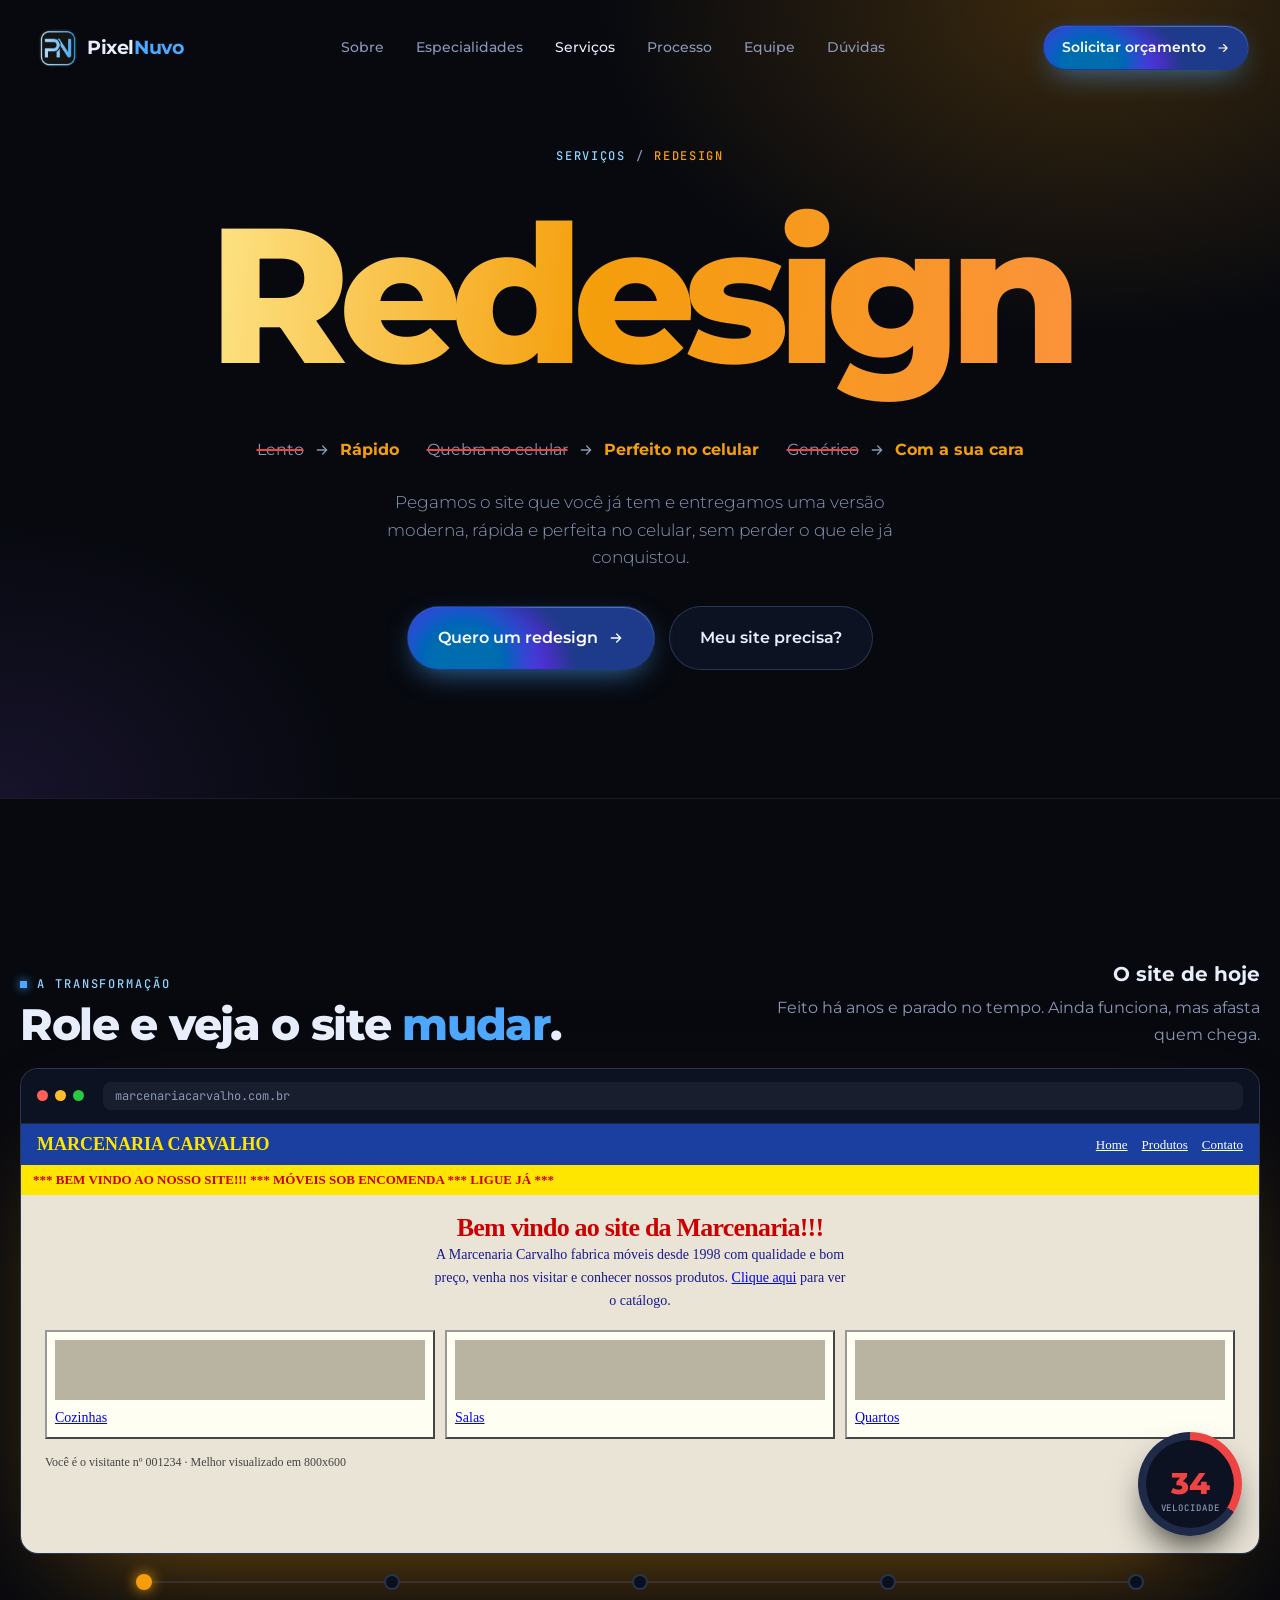
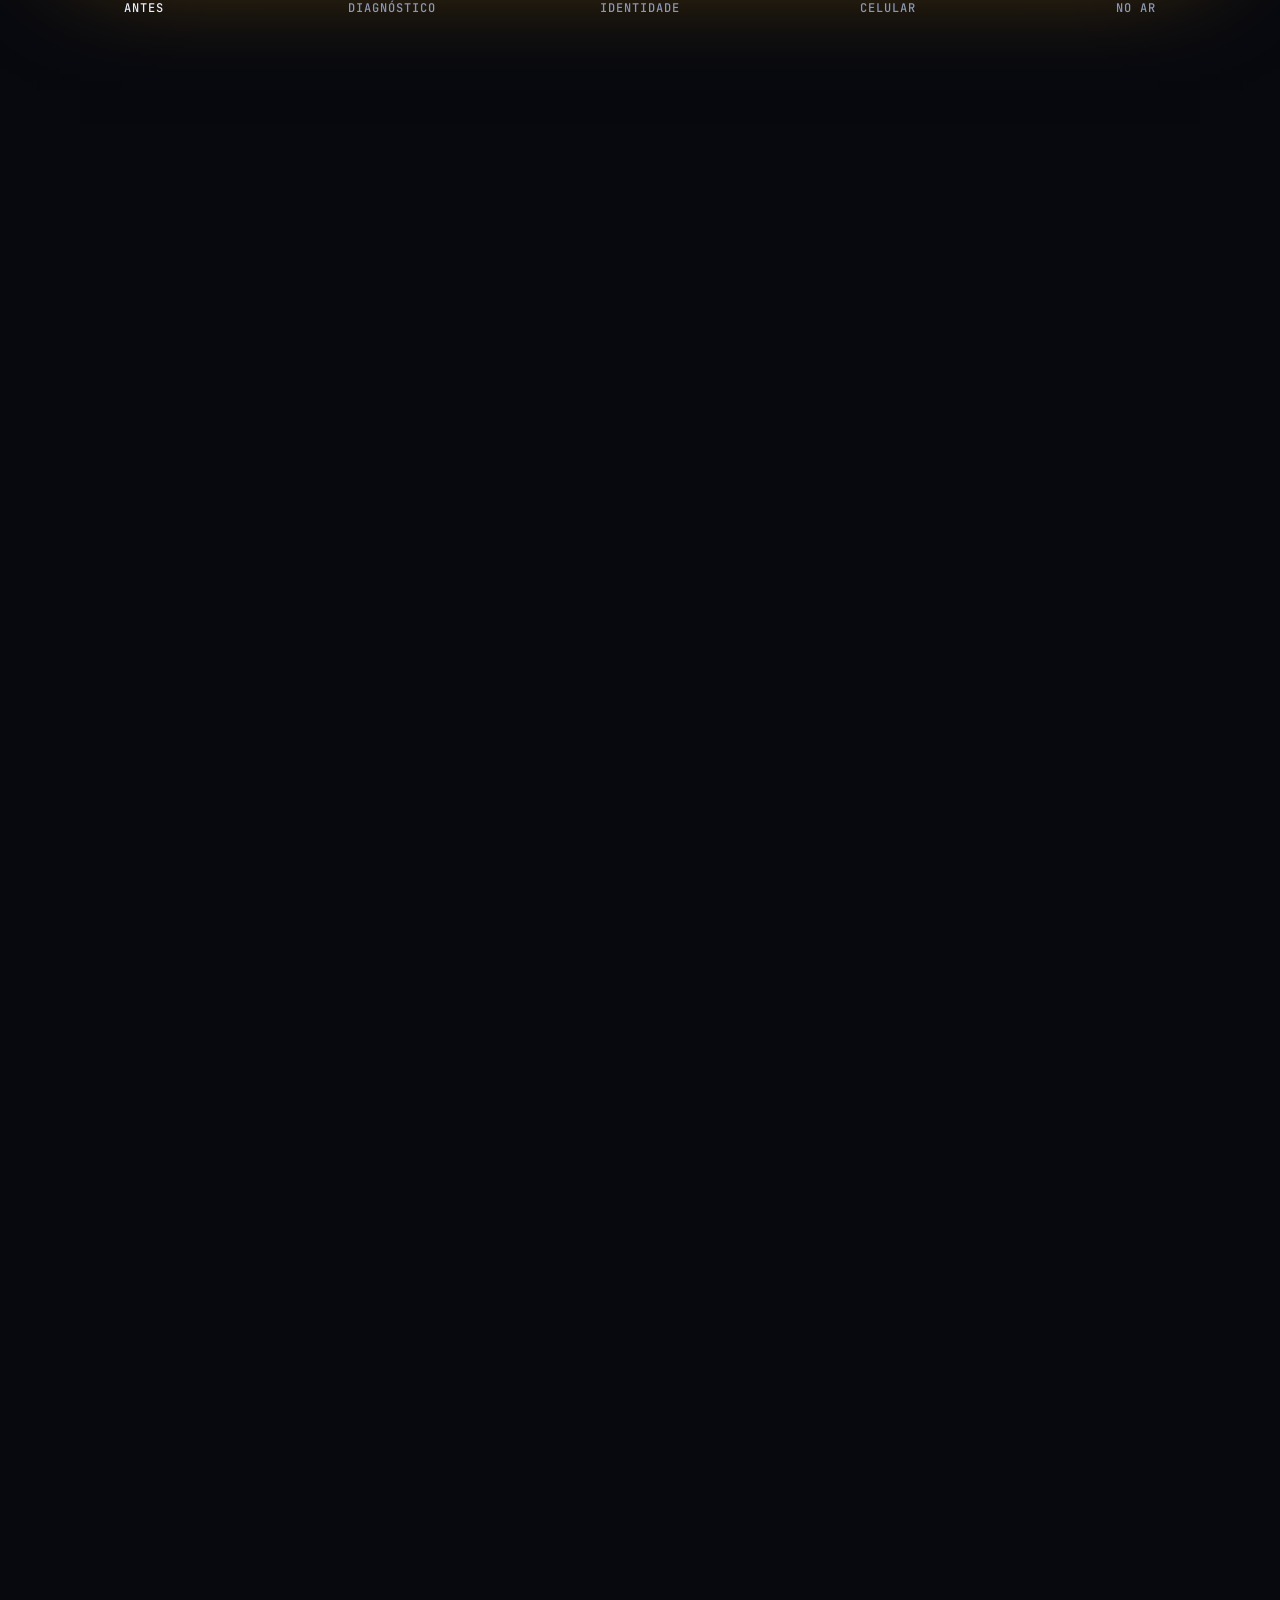
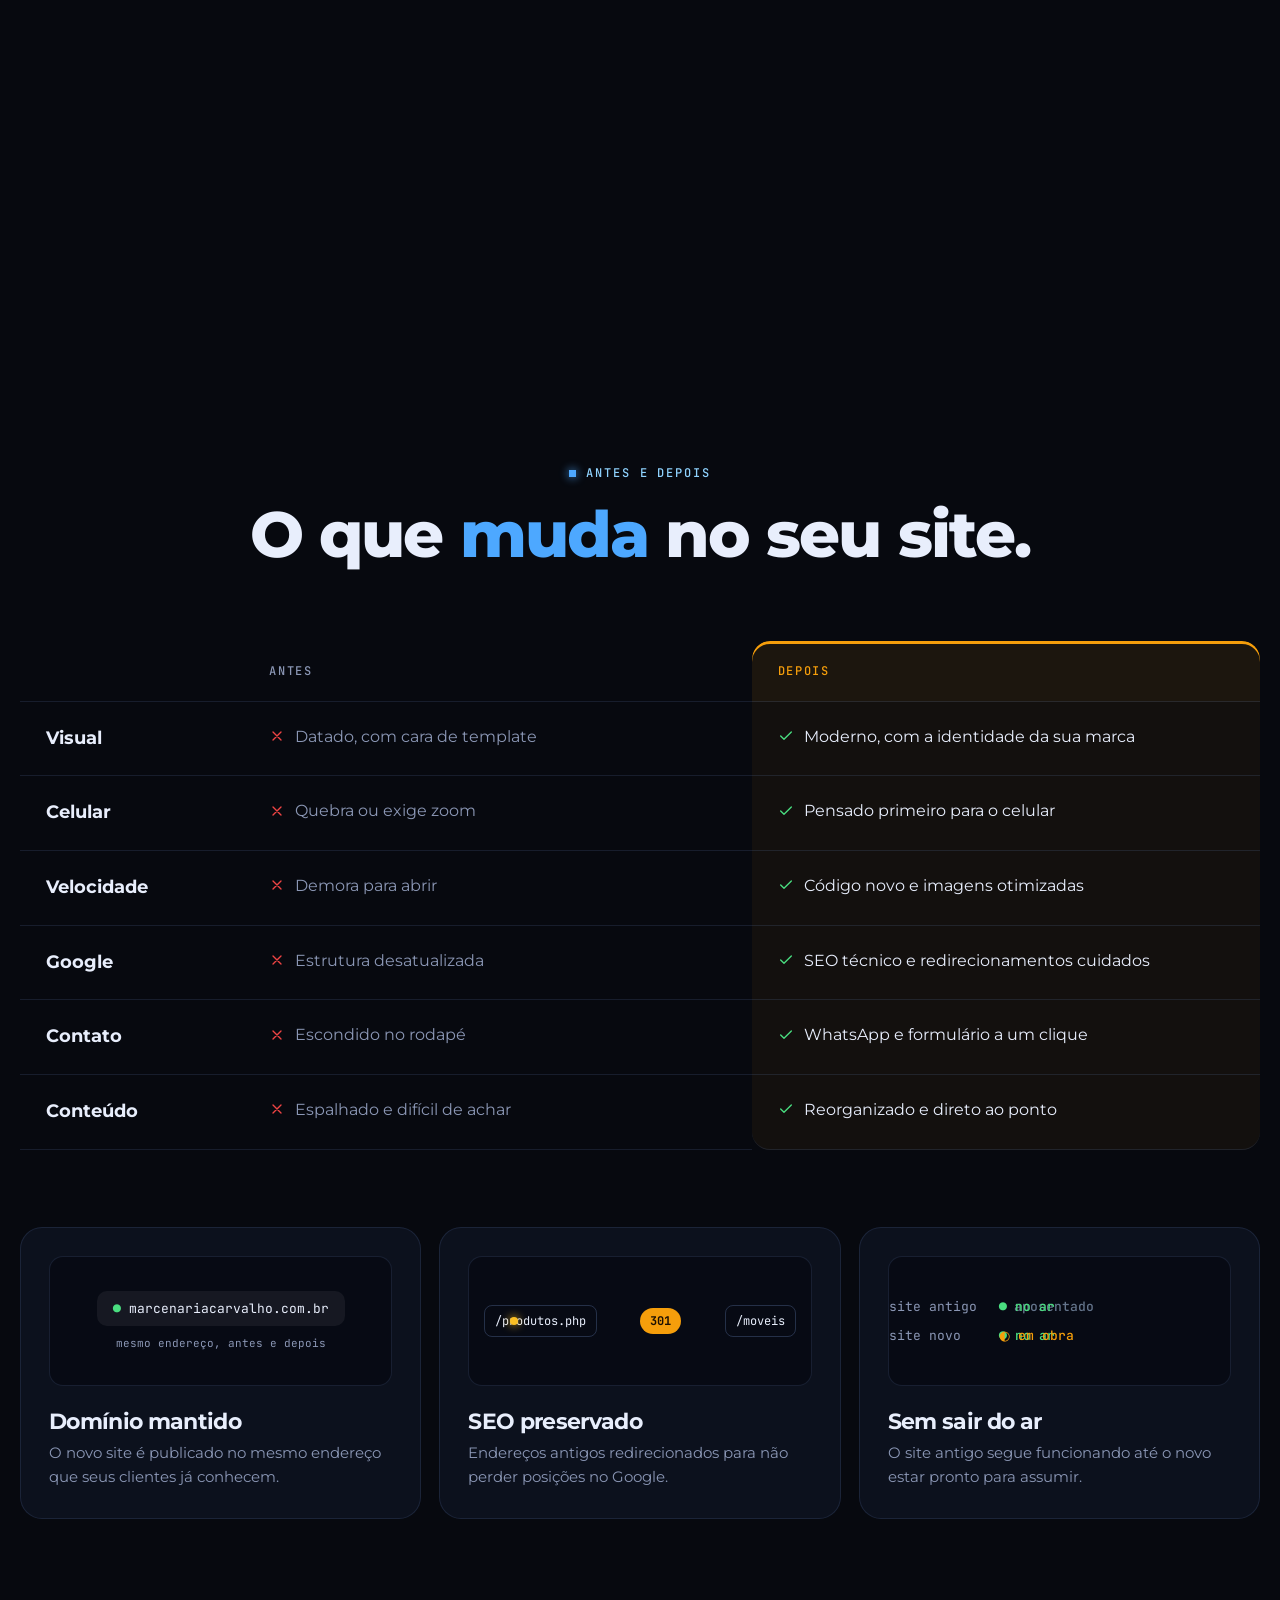
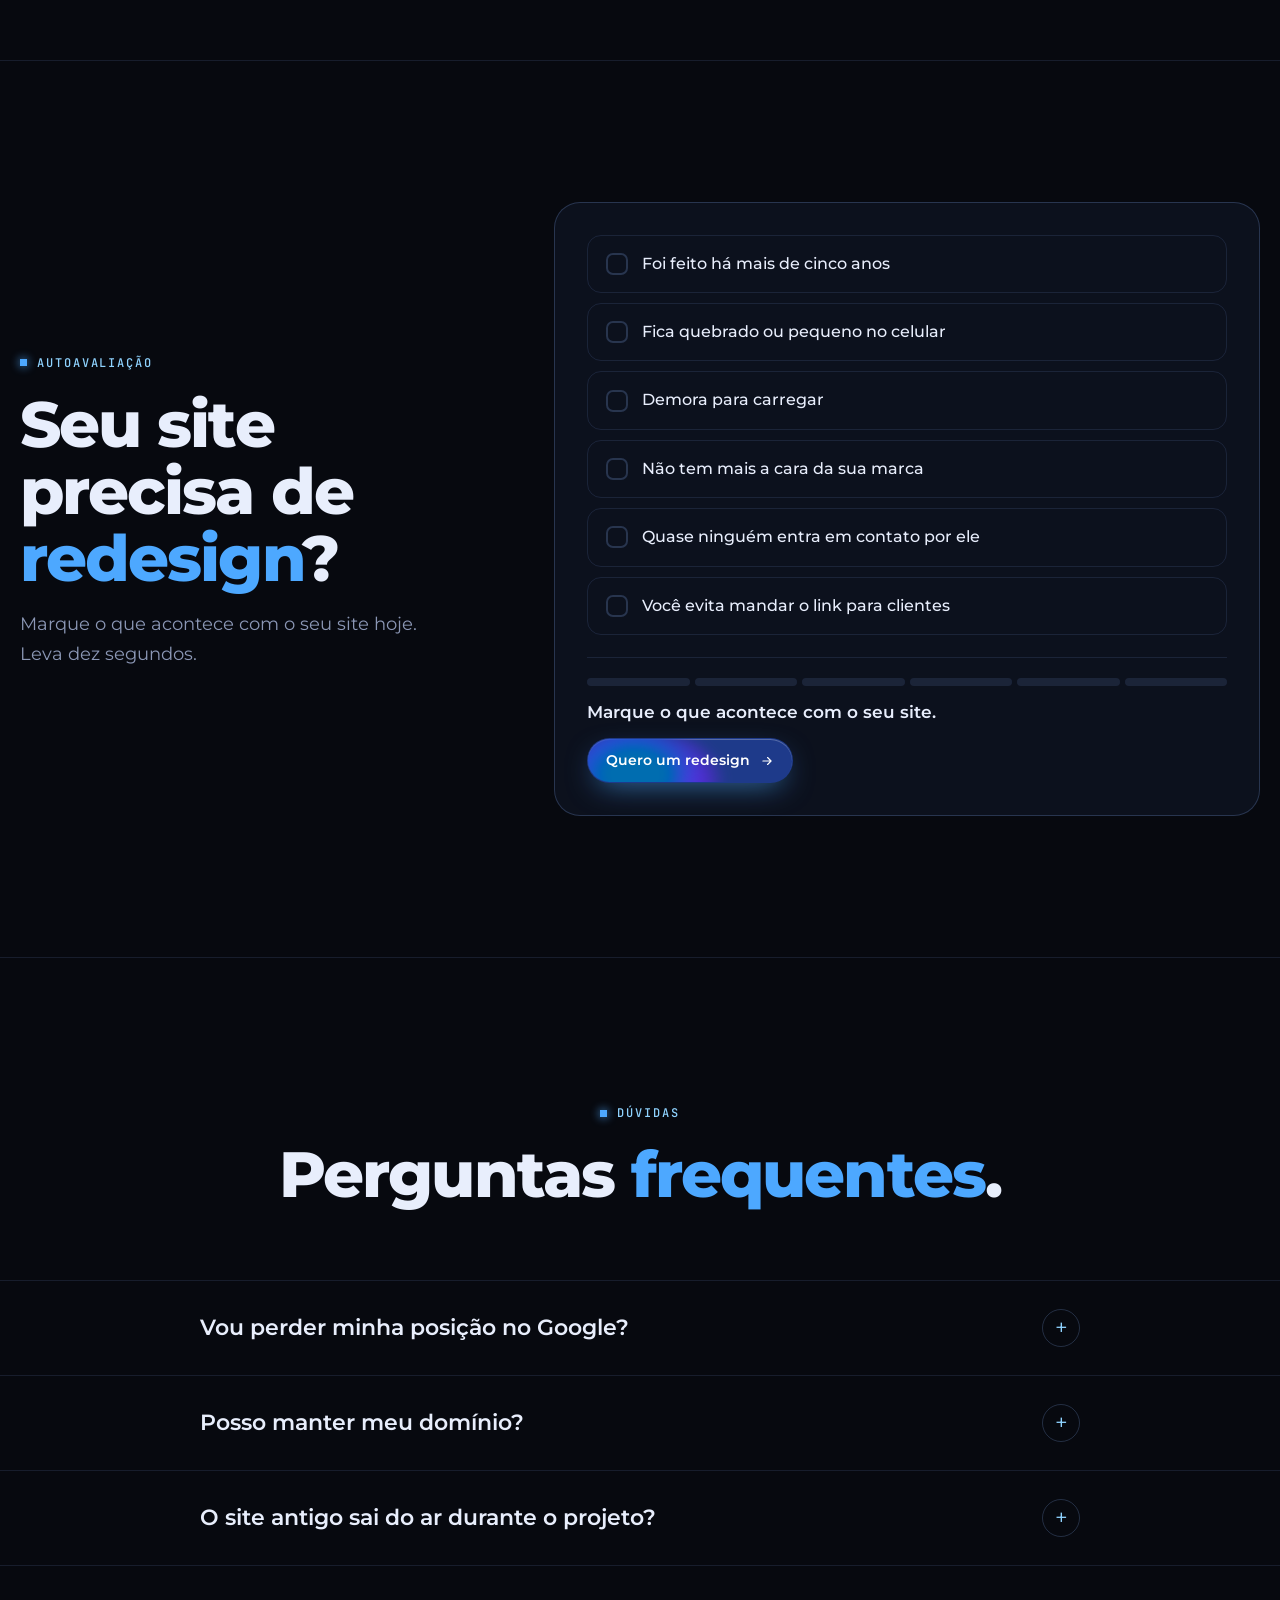
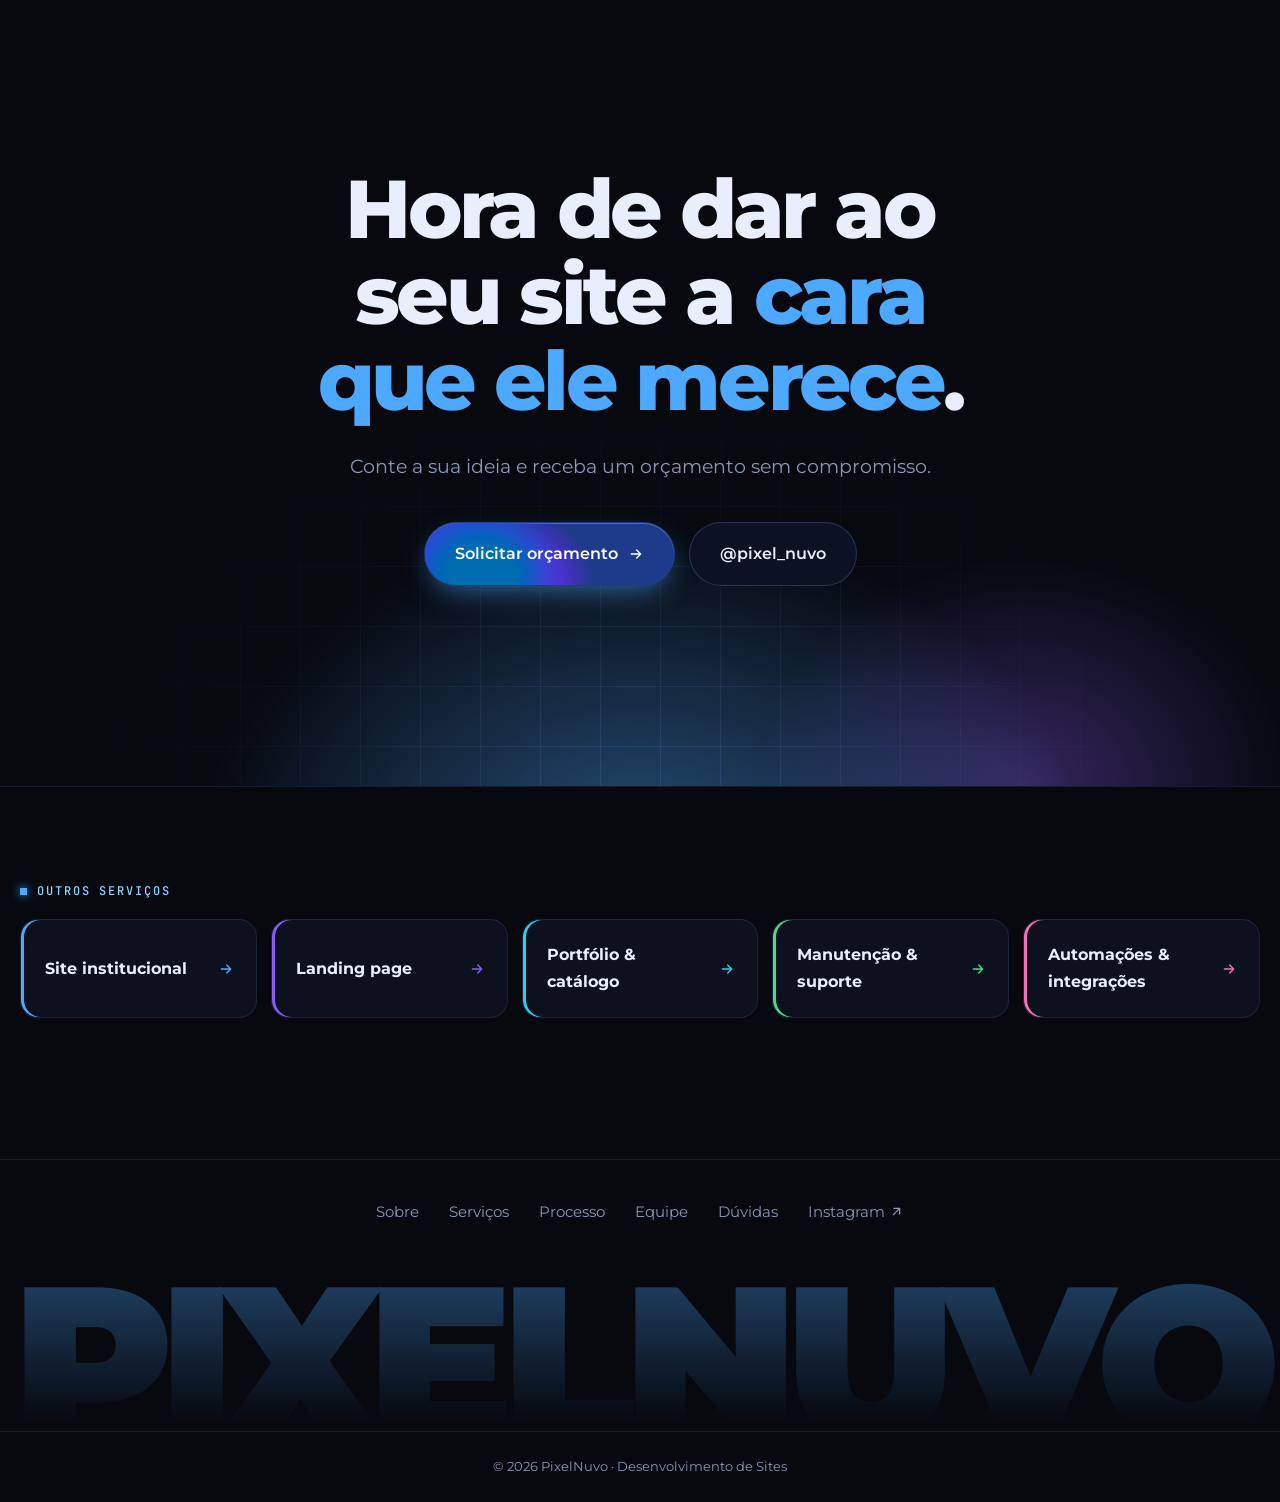
<file: servicos/redesign.html>
<!doctype html>
<html lang="pt-BR">
<head>
  <meta charset="utf-8">
  <meta name="viewport" content="width=device-width, initial-scale=1">
  <title>Redesign · PixelNuvo</title>
  <meta name="description" content="Seu site atual com cara nova, mais rápido e perfeito no celular.">
  <meta name="theme-color" content="#07090f">
  <meta property="og:title" content="Redesign · PixelNuvo">
  <meta property="og:description" content="Seu site atual com cara nova, mais rápido e perfeito no celular.">
  <link rel="icon" href="../assets/logo.png">
  <link rel="preconnect" href="https://fonts.googleapis.com">
  <link rel="preconnect" href="https://fonts.gstatic.com" crossorigin>
  <link href="https://fonts.googleapis.com/css2?family=JetBrains+Mono:wght@400;500&family=Montserrat:wght@300;400;500;600;700;800;900&display=swap" rel="stylesheet">
  <link rel="stylesheet" href="../style/style.css">
  <style data-page>
    @property --g { syntax: "<integer>"; inherits: true; initial-value: 34; }

    /* hero: the title itself gets redesigned */
    .rd-hero { text-align: center; padding-bottom: clamp(80px, 10vw, 130px); }
    .rd-hero .crumbs { justify-content: center; }
    .rd-h1 { position: relative; display: inline-grid; justify-items: center; margin: 6px 0 0; font-size: clamp(72px, 15vw, 230px); line-height: 1.05; letter-spacing: 0; }
    .rd-h1 > span { grid-area: 1 / 1; padding: 0 .06em .08em; }
    .rd-h1__old { font: 700 .78em "Comic Sans MS", "Comic Sans", cursive; color: #1a3fa0; text-shadow: .03em .03em 0 #ffe600, .06em .06em 0 #c00; animation: rdOld 2.6s var(--ease) .3s both; }
    .rd-h1__new { font-weight: 800; letter-spacing: -.06em; color: transparent; background: linear-gradient(95deg, #fde68a, var(--a) 45%, #fb923c); -webkit-background-clip: text; background-clip: text; animation: rdNew 2.6s var(--ease) .3s both; }
    .rd-h1::after { content: ""; position: absolute; top: 4%; bottom: 8%; left: 0; width: 3px; border-radius: 3px; background: #fbbf24; box-shadow: 0 0 24px 6px rgba(251, 191, 36, .7); opacity: 0; animation: rdLine 2.6s var(--ease) .3s both; }
    /* plays once: the old title is wiped away and the new one stays */
    @keyframes rdOld { 0%, 20% { clip-path: inset(0 0 0 0); } 100% { clip-path: inset(0 0 0 100%); } }
    @keyframes rdNew { 0%, 20% { clip-path: inset(0 100% 0 0); } 100% { clip-path: inset(0 0 0 0); } }
    @keyframes rdLine { 0%, 18% { left: 0; opacity: 0; } 22% { opacity: 1; } 94% { left: 100%; opacity: 1; } 100% { left: 100%; opacity: 0; } }
    .rd-swaps { display: flex; flex-wrap: wrap; justify-content: center; gap: 8px 28px; margin: 26px auto 0; }
    .rd-swaps li { display: inline-flex; align-items: center; gap: 10px; font-size: 16px; }
    .rd-swaps s { color: var(--muted); text-decoration-color: #ef4444; text-decoration-thickness: 2px; }
    .rd-swaps .ic { color: var(--muted); }
    .rd-swaps b { color: var(--a); }
    .rd-hero .page-hero__lead { margin: 26px auto 0; }
    .rd-hero .hero__ctas { justify-content: center; }

    /* transformation: scroll-driven */
    .rd-tx { position: relative; height: 480vh; border-top: 1px solid var(--line); }
    .rd-tx__sticky { position: sticky; top: 0; height: 100vh; display: flex; flex-direction: column; justify-content: center; gap: 20px; padding-top: 76px; }
    .rd-tx__head { display: flex; align-items: flex-end; justify-content: space-between; gap: 30px; }
    .rd-tx__head .eyebrow { margin-bottom: 12px; }
    .rd-tx__head .h2 { font-size: clamp(28px, 3.4vw, 48px); }
    .rd-cap { max-width: 46ch; min-height: 4.6em; text-align: right; }
    .rd-cap b { display: block; font-size: 20px; margin-bottom: 4px; }
    .rd-cap span { color: var(--muted); }
    .rd-stage { position: relative; height: min(54vh, 520px); display: grid; grid-template-columns: minmax(0, 1fr); place-items: center; }
    .rd-frame { display: flex; flex-direction: column; width: 100%; height: 100%; overflow: hidden; border-radius: 18px; border: 1px solid var(--line-2); background: #0c1222; box-shadow: 0 50px 120px -60px rgba(245, 158, 11, .6); transition: width .9s var(--ease), border-radius .9s var(--ease); }
    .rd-frame.is-mobile { width: 290px; border-radius: 36px; border-width: 8px; border-color: #1c2440; }
    .rd-frame.is-mobile .browser__bar { display: none; }
    .rd-site { position: relative; flex: 1; overflow: hidden; container-type: inline-size; background: #e9e4d6; color: #1a1a8c; font-family: "Times New Roman", serif; transition: background-color .8s, color .8s; }
    .rd-site .n, .is-new .rd-site .o { display: none; }
    .is-new .rd-site .n { display: revert; }
    .rs-nav { display: flex; align-items: center; gap: 14px; padding: 10px 16px; background: #1a3fa0; transition: background-color .8s, padding .8s; }
    .rs-nav b { margin-right: auto; font: 700 18px "Comic Sans MS", cursive; color: #ffe600; }
    .rs-nav u { font-size: 13px; color: #fff; }
    .rs-marq { max-height: 40px; overflow: hidden; padding: 4px 12px; background: #ffe600; color: #c00; font-weight: 700; font-size: 13px; white-space: nowrap; transition: max-height .6s, padding .6s, opacity .4s; }
    .rs-hero { display: grid; gap: 10px; padding: 18px 24px; text-align: center; }
    .rs-hero h4 { font: 700 26px "Times New Roman", serif; color: #c00; }
    .rs-hero p { max-width: 60ch; margin: 0 auto; font-size: 14px; }
    .rs-hero u { color: #00e; }
    .rs-img { display: none; }
    .rs-cards { display: grid; grid-template-columns: repeat(3, 1fr); gap: 10px; padding: 0 24px; }
    .rs-cards div { display: grid; gap: 6px; padding: 8px; border: 2px outset #999; background: #fffef2; }
    .rs-cards i { height: 60px; background: #b9b3a2; }
    .rs-cards b { font-weight: 400; font-size: 14px; color: #00e; text-decoration: underline; }
    .rs-count { padding: 14px 24px; font-size: 12px; color: #444; }
    /* new identity */
    .is-new .rd-site { background: #fbf6ee; color: #2b1d10; font-family: var(--sans); }
    .is-new .rs-nav { padding: 14px 22px; background: transparent; }
    .is-new .rs-nav b { font: 800 17px var(--sans); letter-spacing: -.03em; color: #2b1d10; }
    .is-new .rs-nav u { text-decoration: none; color: #8a6d4f; }
    .rs-nav em { font-style: normal; padding: 7px 14px; border-radius: 99px; background: #2b1d10; color: #fff; font-size: 12px; font-weight: 700; }
    .is-new .rs-marq { max-height: 0; padding-block: 0; opacity: 0; }
    .is-new .rs-hero { grid-template-columns: 1.1fr .9fr; align-items: center; gap: 24px; padding: 10px 22px 18px; text-align: left; }
    .is-new .rs-hero small { font: 700 10px var(--sans); letter-spacing: .16em; color: #d97706; }
    .is-new .rs-hero h4 { font: 800 clamp(22px, 3.4vw, 40px)/1.02 var(--sans); letter-spacing: -.04em; color: #2b1d10; margin-top: 6px; }
    .is-new .rs-hero p { margin: 8px 0 0; color: #7a5c3e; }
    .rs-hero .n.go { justify-self: start; margin-top: 8px; padding: 10px 18px; border-radius: 99px; background: #d97706; color: #fff; font-size: 12px; font-weight: 700; }
    .is-new .rs-img { display: block; height: 150px; border-radius: 16px; background: repeating-linear-gradient(90deg, rgba(0, 0, 0, .06) 0 2px, transparent 2px 14px), linear-gradient(#7c4a1e, #7c4a1e) 50% 78% / 70% 10% no-repeat, linear-gradient(#a0622d, #a0622d) 50% 88% / 60% 12% no-repeat, linear-gradient(160deg, #f6d59a, #d9973f); }
    .is-new .rs-cards { gap: 14px; padding: 0 22px; }
    .is-new .rs-cards div { gap: 8px; padding: 10px; border: 0; border-radius: 14px; background: #fff; box-shadow: 0 10px 24px -16px rgba(43, 29, 16, .5); }
    .is-new .rs-cards i { height: 56px; border-radius: 10px; background: linear-gradient(135deg, #f6d59a, #d9973f); }
    .is-new .rs-cards b { font-weight: 700; font-size: 13px; color: #2b1d10; text-decoration: none; }
    @container (max-width: 420px) {
      .rs-nav u { display: none; }
      .is-new .rs-hero { grid-template-columns: 1fr; }
      .rs-cards { grid-template-columns: 1fr; }
      .rs-cards div:nth-child(n+2) { display: none; }
      .rs-hero h4 { font-size: 20px; }
    }
    /* diagnosis notes */
    .rs-note { position: absolute; z-index: 3; display: inline-flex; align-items: center; gap: 6px; padding: 7px 12px; border-radius: 99px; background: #ef4444; color: #fff; font: 700 12px var(--sans); white-space: nowrap; box-shadow: 0 10px 24px -8px rgba(0, 0, 0, .6); opacity: 0; transform: scale(.6); transition: opacity .3s, transform .5s var(--ease); }
    .is-diag .rs-note { opacity: 1; transform: none; transition-delay: var(--d); }
    .is-diag .rd-site > :not(.rs-note) { outline: 2px dashed rgba(239, 68, 68, .55); outline-offset: -4px; }
    /* gauge + live badges live outside the frame so they survive the phone morph */
    .rd-gauge { position: absolute; right: 18px; bottom: 18px; z-index: 4; display: grid; place-items: center; width: 104px; height: 104px; border-radius: 50%; background: conic-gradient(var(--gc) calc(var(--g) * 1%), #1f2a48 0); box-shadow: 0 20px 40px -14px #000; transition: --g 1.2s var(--ease); --gc: #ef4444; }
    .rd-stage[data-level="mid"] .rd-gauge { --gc: #f59e0b; }
    .rd-stage[data-level="good"] .rd-gauge { --gc: #4ade80; }
    .rd-gauge::before { content: ""; position: absolute; inset: 8px; border-radius: 50%; background: #0c1222; }
    .rd-gauge b { position: relative; font-size: 30px; font-weight: 800; color: var(--gc); line-height: 1; }
    .rd-gauge b::before { counter-reset: g var(--g); content: counter(g); }
    .rd-gauge small { position: absolute; bottom: 22px; font: 500 9px var(--mono); letter-spacing: .1em; text-transform: uppercase; color: var(--muted); }
    .rd-live { position: absolute; right: 136px; bottom: 18px; z-index: 4; display: grid; gap: 8px; justify-items: end; }
    .rd-live span { display: inline-flex; align-items: center; gap: 8px; padding: 9px 14px; border-radius: 99px; background: rgba(8, 12, 24, .92); border: 1px solid rgba(74, 222, 128, .4); color: #4ade80; font: 600 13px var(--sans); opacity: 0; transform: translateY(12px); transition: opacity .4s, transform .5s var(--ease); }
    .rd-live span + span { font: 500 12px var(--mono); color: var(--sky); border-color: var(--line-2); }
    .rd-stage.is-live .rd-live span { opacity: 1; transform: none; }
    .rd-stage.is-live .rd-live span + span { transition-delay: .15s; }
    /* timeline */
    .rd-tl { position: relative; }
    .rd-tl__bar { position: absolute; left: 10%; right: 10%; top: 7px; height: 2px; background: var(--line); }
    .rd-tl__bar i { display: block; height: 100%; background: linear-gradient(90deg, var(--a), #fbbf24); transform-origin: left; transform: scaleX(0); }
    .rd-tl ol { position: relative; display: grid; grid-template-columns: repeat(5, 1fr); }
    .rd-tl button { display: grid; justify-items: center; gap: 10px; width: 100%; padding: 0; border: 0; background: none; font: 500 12px var(--mono); letter-spacing: .08em; text-transform: uppercase; color: var(--muted); cursor: pointer; transition: color .3s; }
    .rd-tl button::before { content: ""; width: 16px; height: 16px; border-radius: 50%; background: var(--bg-2); border: 2px solid var(--line-2); transition: background .3s, border-color .3s, box-shadow .3s; }
    .rd-tl .is-on button { color: var(--text); }
    .rd-tl .is-on button::before { background: var(--a); border-color: var(--a); box-shadow: 0 0 14px var(--a); }

    /* comparison table */
    .rd-cmp { width: 100%; border-collapse: separate; border-spacing: 0; }
    .rd-cmp th, .rd-cmp td { padding: 22px 26px; text-align: left; vertical-align: top; border-bottom: 1px solid var(--line); }
    .rd-cmp thead th { font: 500 12px var(--mono); letter-spacing: .14em; text-transform: uppercase; color: var(--muted); }
    .rd-cmp thead th:last-child { color: var(--a); background: rgba(245, 158, 11, .09); border-radius: 18px 18px 0 0; box-shadow: inset 0 3px 0 var(--a); }
    .rd-cmp tbody th { width: 18%; font-size: 18px; font-weight: 700; }
    .rd-cmp td { width: 41%; color: var(--muted); }
    .rd-cmp td .ic { margin-right: 10px; }
    .rd-cmp td:not(:last-child) .ic { color: #ef4444; }
    .rd-cmp td:last-child { color: var(--text); background: rgba(245, 158, 11, .05); }
    .rd-cmp td:last-child .ic { color: #4ade80; }
    .rd-cmp tbody tr:last-child td:last-child { border-radius: 0 0 18px 18px; }

    /* keep what was earned */
    .rd-keep { display: grid; grid-template-columns: repeat(3, 1fr); gap: 18px; margin-top: clamp(50px, 6vw, 80px); }
    .rk-viz { position: relative; height: 130px; display: grid; place-items: center; align-content: center; gap: 10px; margin-bottom: 24px; border-radius: 14px; border: 1px solid var(--line); background: rgba(5, 8, 16, .6); overflow: hidden; }
    .rk-url { padding: 9px 16px; border-radius: 10px; background: rgba(255, 255, 255, .06); font: 13px var(--mono); }
    .rk-url::before { content: "● "; color: #4ade80; }
    .rk-viz small { font: 11px var(--mono); color: var(--muted); }
    .rk-301 { grid-auto-flow: column; gap: 14px; }
    .rk-301 code { padding: 7px 10px; border-radius: 8px; border: 1px solid var(--line-2); font: 12px var(--mono); }
    .rk-301 span { padding: 5px 10px; border-radius: 99px; background: var(--a); color: #1c1003; font: 700 12px var(--mono); }
    .rk-301::after { content: ""; position: absolute; top: calc(50% - 4px); left: 12%; width: 8px; height: 8px; border-radius: 50%; background: #fbbf24; box-shadow: 0 0 10px #fbbf24; animation: rkMove 2.6s var(--ease) infinite; }
    @keyframes rkMove { 0% { left: 12%; opacity: 0; } 10% { opacity: 1; } 80% { left: 86%; opacity: 1; } 100% { left: 86%; opacity: 0; } }
    .rk-swap { justify-items: start; gap: 12px; }
    .rk-swap div { display: grid; grid-template-columns: 110px 110px; font: 13px var(--mono); color: var(--muted); }
    .rk-swap b { font-weight: 500; }
    .rk-swap b span { position: absolute; animation: rkA 6s steps(1) infinite; }
    .rk-swap b span + span { position: static; animation-name: rkB; }
    @keyframes rkA { 0% { opacity: 1; } 50% { opacity: 0; } }
    @keyframes rkB { 0% { opacity: 0; } 50% { opacity: 1; } }
    .on { color: #4ade80; } .off { color: #64748b; } .wip { color: var(--a); }

    /* checklist */
    .rd-check { border-top: 1px solid var(--line); }
    .rd-check__grid { display: grid; grid-template-columns: .8fr 1.2fr; gap: clamp(30px, 5vw, 70px); align-items: center; }
    .rd-check__grid > div > p:not(.eyebrow) { margin-top: 18px; color: var(--muted); font-size: 18px; max-width: 36ch; }
    .rd-quiz { display: grid; gap: 10px; padding: clamp(20px, 3vw, 32px); border-radius: 26px; border: 1px solid var(--line-2); background: var(--card); }
    .rd-quiz label { display: flex; align-items: center; gap: 14px; padding: 15px 18px; border-radius: 14px; border: 1px solid var(--line); cursor: pointer; font-weight: 500; transition: border-color .3s, background .3s; }
    .rd-quiz label:hover { border-color: var(--line-2); }
    .rd-quiz label:has(:checked) { border-color: color-mix(in srgb, var(--a) 55%, transparent); background: rgba(245, 158, 11, .07); }
    .rd-quiz input { flex: none; appearance: none; width: 22px; height: 22px; margin: 0; border-radius: 7px; border: 2px solid var(--line-2); cursor: pointer; transition: background-color .25s, border-color .25s; }
    .rd-quiz input:checked { border-color: var(--a); background: var(--a) url("data:image/svg+xml,%3Csvg xmlns='http://www.w3.org/2000/svg' viewBox='0 0 24 24'%3E%3Cpath fill='none' stroke='%231c1003' stroke-width='3.2' stroke-linecap='round' stroke-linejoin='round' d='M20 6 9 17l-5-5'/%3E%3C/svg%3E") center / 14px no-repeat; }
    .rd-meter { display: grid; gap: 12px; margin-top: 12px; padding-top: 20px; border-top: 1px solid var(--line); }
    .rd-meter__bar { display: grid; grid-template-columns: repeat(6, 1fr); gap: 5px; }
    .rd-meter__bar i { height: 8px; border-radius: 4px; background: var(--line); transition: background .4s, box-shadow .4s; }
    .rd-meter__bar i.is-on { background: var(--a); box-shadow: 0 0 10px rgba(245, 158, 11, .5); }
    .rd-meter__bar.is-hot i.is-on { background: #fb923c; }
    .rd-meter__msg { font-size: 17px; font-weight: 600; }
    .rd-meter .btn { justify-self: start; }

    @media (max-width: 900px) {
      .rd-tx__head { flex-direction: column; align-items: flex-start; gap: 6px; }
      .rd-cap { text-align: left; min-height: 5.6em; font-size: 14px; }
      .rd-cap b { font-size: 17px; }
      .rd-stage { height: 46vh; }
      .rd-frame.is-mobile { width: 200px; }
      .rd-gauge { width: 76px; height: 76px; right: 8px; bottom: 8px; }
      .rd-gauge b { font-size: 22px; }
      .rd-gauge small { display: none; }
      .rd-live { right: 92px; bottom: 8px; }
      .rs-note { font-size: 10px; padding: 5px 9px; }
      .rd-tl button { font-size: 9px; letter-spacing: 0; }
      .rd-keep, .rd-check__grid { grid-template-columns: 1fr; }
    }
    @media (max-width: 620px) {
      .rd-cmp thead { display: none; }
      .rd-cmp tbody tr { display: grid; grid-template-columns: 1fr 1fr; }
      .rd-cmp tbody th { grid-column: 1 / -1; width: auto; padding: 22px 0 8px; border: 0; }
      .rd-cmp td { width: auto; padding: 14px; font-size: 14px; }
      .rd-cmp tbody tr:last-child td:last-child, .rd-cmp td:last-child { border-radius: 12px; }
    }
    @media (prefers-reduced-motion: reduce) {
      .rd-h1__old, .rd-h1::after { display: none; }
      .rd-h1__new { clip-path: none; opacity: 1; animation: none; }
    }
  </style>
</head>
<body style="--a:#f59e0b">
  <svg width="0" height="0" style="position:absolute" aria-hidden="true">
    <symbol id="i-check" viewBox="0 0 24 24"><path fill="none" stroke="currentColor" stroke-width="2" stroke-linecap="round" stroke-linejoin="round" d="M20 6 9 17l-5-5"/></symbol>
    <symbol id="i-arrow" viewBox="0 0 24 24"><path fill="none" stroke="currentColor" stroke-width="2" stroke-linecap="round" stroke-linejoin="round" d="M5 12h14M13 6l6 6-6 6"/></symbol>
    <symbol id="i-external" viewBox="0 0 24 24"><path fill="none" stroke="currentColor" stroke-width="2" stroke-linecap="round" stroke-linejoin="round" d="M7 17 17 7M8 7h9v9"/></symbol>
  </svg>
  <div class="progress" aria-hidden="true"></div>
  <div class="cursor-glow" aria-hidden="true"></div>

  <!-- NAV -->
  <header class="nav" id="nav">
    <a href="../index.html" class="brand" aria-label="PixelNuvo, início">
      <img src="../assets/logo.png" alt="" width="40" height="40">
      <span>Pixel<b>Nuvo</b></span>
    </a>
    <nav class="nav__links" id="menu" aria-label="Principal">
      <a href="../index.html#sobre">Sobre</a>
      <a href="../index.html#especialidades">Especialidades</a>
      <a href="../servicos.html" class="is-active">Serviços</a>
      <a href="../index.html#processo">Processo</a>
      <a href="../index.html#equipe">Equipe</a>
      <a href="../index.html#duvidas">Dúvidas</a>
      <a href="#contato" class="btn btn--sm btn--primary nav__cta-mobile">Solicitar orçamento</a>
    </nav>
    <a href="#contato" class="btn btn--sm btn--primary nav__cta magnetic">Solicitar orçamento <i aria-hidden="true"><svg class="ic" aria-hidden="true"><use href="#i-arrow"/></svg></i></a>
    <button class="nav__toggle" aria-label="Abrir menu" aria-expanded="false" aria-controls="menu"><span></span><span></span></button>
  </header>

  <main id="topo">
    <svg width="0" height="0" style="position:absolute" aria-hidden="true"><symbol id="i-x" viewBox="0 0 24 24"><path fill="none" stroke="currentColor" stroke-width="2" stroke-linecap="round" stroke-linejoin="round" d="M18 6 6 18M6 6l12 12"/></symbol></svg>

    <section class="page-hero rd-hero">
      <div class="container">
        <nav class="crumbs" aria-label="Você está aqui"><a href="../servicos.html">Serviços</a><span aria-hidden="true">/</span><span aria-current="page">Redesign</span></nav>
        <h1 class="rd-h1"><span class="rd-h1__old" aria-hidden="true">Redesign</span><span class="rd-h1__new">Redesign</span></h1>
        <ul class="rd-swaps" aria-label="O que muda">
          <li><s>Lento</s><svg class="ic" aria-hidden="true"><use href="#i-arrow"/></svg><b>Rápido</b></li>
          <li><s>Quebra no celular</s><svg class="ic" aria-hidden="true"><use href="#i-arrow"/></svg><b>Perfeito no celular</b></li>
          <li><s>Genérico</s><svg class="ic" aria-hidden="true"><use href="#i-arrow"/></svg><b>Com a sua cara</b></li>
        </ul>
        <p class="page-hero__lead">Pegamos o site que você já tem e entregamos uma versão moderna, rápida e perfeita no celular, sem perder o que ele já conquistou.</p>
        <div class="hero__ctas">
          <a href="#contato" class="btn btn--primary btn--lg magnetic">Quero um redesign <i aria-hidden="true"><svg class="ic" aria-hidden="true"><use href="#i-arrow"/></svg></i></a>
          <a href="#avaliacao" class="btn btn--ghost btn--lg">Meu site precisa?</a>
        </div>
      </div>
    </section>

    <section class="rd-tx">
      <div class="rd-tx__sticky container">
        <div class="rd-tx__head">
          <div><p class="eyebrow" data-scramble>A transformação</p><h2 class="h2">Role e veja o site <span class="hl">mudar</span>.</h2></div>
          <p class="rd-cap" aria-live="polite"></p>
        </div>
        <div class="rd-stage" aria-hidden="true">
          <div class="rd-frame">
            <div class="browser__bar"><span></span><span></span><span></span><div class="browser__url"><b>marcenariacarvalho.com.br</b></div></div>
            <div class="rd-site">
              <div class="rs-nav"><b><span class="o">MARCENARIA CARVALHO</span><span class="n">Carvalho</span></b><u>Home</u><u>Produtos</u><u>Contato</u><em class="n">Orçamento</em></div>
              <div class="rs-marq">*** BEM VINDO AO NOSSO SITE!!! *** MÓVEIS SOB ENCOMENDA *** LIGUE JÁ ***</div>
              <div class="rs-hero">
                <div>
                  <small class="n">MARCENARIA ARTESANAL</small>
                  <h4><span class="o">Bem vindo ao site da Marcenaria!!!</span><span class="n">Móveis que atravessam gerações.</span></h4>
                  <p><span class="o">A Marcenaria Carvalho fabrica móveis desde 1998 com qualidade e bom preço, venha nos visitar e conhecer nossos produtos. <u>Clique aqui</u> para ver o catálogo.</span><span class="n">Sob medida, em madeira maciça, feitos à mão em Campinas.</span></p>
                  <span class="n go">Pedir orçamento</span>
                </div>
                <div class="rs-img"></div>
              </div>
              <div class="rs-cards"><div><i></i><b>Cozinhas</b></div><div><i></i><b>Salas</b></div><div><i></i><b>Quartos</b></div></div>
              <p class="rs-count o">Você é o visitante nº 001234 · Melhor visualizado em 800x600</p>
              <span class="rs-note" style="left:6%;top:6%;--d:0s">Visual datado</span>
              <span class="rs-note" style="left:34%;top:30%;--d:.15s">Texto difícil de ler</span>
              <span class="rs-note" style="right:8%;top:50%;--d:.3s">Nenhum botão de contato</span>
              <span class="rs-note" style="left:10%;bottom:12%;--d:.45s">Quebra no celular</span>
            </div>
          </div>
          <div class="rd-gauge"><b></b><small>Velocidade</small></div>
          <div class="rd-live"><span><i class="dot"></i>No ar</span><span>301 · redirecionamentos ok</span></div>
        </div>
        <nav class="rd-tl" aria-label="Etapas da transformação">
          <div class="rd-tl__bar"><i></i></div>
          <ol><li><button type="button">Antes</button></li><li><button type="button">Diagnóstico</button></li><li><button type="button">Identidade</button></li><li><button type="button">Celular</button></li><li><button type="button">No ar</button></li></ol>
        </nav>
      </div>
    </section>

    <section class="section">
      <div class="container">
        <header class="section__head">
          <p class="eyebrow" data-scramble>Antes e depois</p>
          <h2 class="h2 reveal">O que <span class="hl">muda</span> no seu site.</h2>
        </header>
        <table class="rd-cmp">
          <thead><tr><th><span class="sr-only">Aspecto</span></th><th>Antes</th><th>Depois</th></tr></thead>
          <tbody>
            <tr class="reveal"><th>Visual</th><td><svg class="ic" aria-hidden="true"><use href="#i-x"/></svg>Datado, com cara de template</td><td><svg class="ic" aria-hidden="true"><use href="#i-check"/></svg>Moderno, com a identidade da sua marca</td></tr>
            <tr class="reveal"><th>Celular</th><td><svg class="ic" aria-hidden="true"><use href="#i-x"/></svg>Quebra ou exige zoom</td><td><svg class="ic" aria-hidden="true"><use href="#i-check"/></svg>Pensado primeiro para o celular</td></tr>
            <tr class="reveal"><th>Velocidade</th><td><svg class="ic" aria-hidden="true"><use href="#i-x"/></svg>Demora para abrir</td><td><svg class="ic" aria-hidden="true"><use href="#i-check"/></svg>Código novo e imagens otimizadas</td></tr>
            <tr class="reveal"><th>Google</th><td><svg class="ic" aria-hidden="true"><use href="#i-x"/></svg>Estrutura desatualizada</td><td><svg class="ic" aria-hidden="true"><use href="#i-check"/></svg>SEO técnico e redirecionamentos cuidados</td></tr>
            <tr class="reveal"><th>Contato</th><td><svg class="ic" aria-hidden="true"><use href="#i-x"/></svg>Escondido no rodapé</td><td><svg class="ic" aria-hidden="true"><use href="#i-check"/></svg>WhatsApp e formulário a um clique</td></tr>
            <tr class="reveal"><th>Conteúdo</th><td><svg class="ic" aria-hidden="true"><use href="#i-x"/></svg>Espalhado e difícil de achar</td><td><svg class="ic" aria-hidden="true"><use href="#i-check"/></svg>Reorganizado e direto ao ponto</td></tr>
          </tbody>
        </table>

        <div class="rd-keep">
          <article class="card reveal"><div class="rk-viz" aria-hidden="true"><span class="rk-url">marcenariacarvalho.com.br</span><small>mesmo endereço, antes e depois</small></div><h3>Domínio mantido</h3><p>O novo site é publicado no mesmo endereço que seus clientes já conhecem.</p></article>
          <article class="card reveal" style="--rd:.1s"><div class="rk-viz rk-301" aria-hidden="true"><code>/produtos.php</code><span>301</span><code>/moveis</code></div><h3>SEO preservado</h3><p>Endereços antigos redirecionados para não perder posições no Google.</p></article>
          <article class="card reveal" style="--rd:.2s"><div class="rk-viz rk-swap" aria-hidden="true"><div>site antigo <b><span class="on">● no ar</span><span class="off">○ aposentado</span></b></div><div>site novo <b><span class="wip">◐ em obra</span><span class="on">● no ar</span></b></div></div><h3>Sem sair do ar</h3><p>O site antigo segue funcionando até o novo estar pronto para assumir.</p></article>
        </div>
      </div>
    </section>

    <section class="section rd-check" id="avaliacao">
      <div class="container rd-check__grid">
        <div>
          <p class="eyebrow" data-scramble>Autoavaliação</p>
          <h2 class="h2 reveal">Seu site precisa de <span class="hl">redesign</span>?</h2>
          <p class="reveal">Marque o que acontece com o seu site hoje. Leva dez segundos.</p>
        </div>
        <div class="rd-quiz reveal">
          <label><input type="checkbox"><span>Foi feito há mais de cinco anos</span></label>
          <label><input type="checkbox"><span>Fica quebrado ou pequeno no celular</span></label>
          <label><input type="checkbox"><span>Demora para carregar</span></label>
          <label><input type="checkbox"><span>Não tem mais a cara da sua marca</span></label>
          <label><input type="checkbox"><span>Quase ninguém entra em contato por ele</span></label>
          <label><input type="checkbox"><span>Você evita mandar o link para clientes</span></label>
          <div class="rd-meter">
            <div class="rd-meter__bar" aria-hidden="true"><i></i><i></i><i></i><i></i><i></i><i></i></div>
            <p class="rd-meter__msg" aria-live="polite"></p>
            <a href="#contato" class="btn btn--primary btn--sm" hidden>Quero um redesign <i aria-hidden="true"><svg class="ic" aria-hidden="true"><use href="#i-arrow"/></svg></i></a>
          </div>
        </div>
      </div>
    </section>

    <section class="section faq">
      <header class="section__head container">
        <p class="eyebrow" data-scramble>Dúvidas</p>
        <h2 class="h2 reveal">Perguntas <span class="hl">frequentes</span>.</h2>
      </header>
      <div class="faq__list">
        <details><summary>Vou perder minha posição no Google?</summary><p>Cuidamos da migração com redirecionamentos e estrutura de SEO para preservar o que o site já conquistou.</p></details>
        <details><summary>Posso manter meu domínio?</summary><p>Sim. O novo site é publicado no mesmo endereço.</p></details>
        <details><summary>O site antigo sai do ar durante o projeto?</summary><p>Não. Ele continua funcionando até o novo estar pronto para substituí-lo.</p></details>
      </div>
    </section>

    <!-- CTA -->
    <section class="cta" id="contato">
      <div class="cta__glow" aria-hidden="true"></div>
      <div class="container cta__inner">
        <h2 class="cta__title reveal">Hora de dar ao seu site a <span class="hl">cara que ele merece</span>.</h2>
        <p class="cta__lead reveal">Conte a sua ideia e receba um orçamento sem compromisso.</p>
        <div class="hero__ctas reveal">
          <a href="https://ig.me/m/pixel_nuvo" target="_blank" rel="noopener" class="btn btn--primary btn--lg magnetic">Solicitar orçamento <i aria-hidden="true"><svg class="ic" aria-hidden="true"><use href="#i-arrow"/></svg></i></a>
          <a href="https://www.instagram.com/pixel_nuvo/" target="_blank" rel="noopener" class="btn btn--ghost btn--lg">@pixel_nuvo</a>
        </div>
      </div>
    </section>

    <section class="section more-sec" aria-labelledby="outros">
      <div class="container">
        <p class="eyebrow" id="outros">Outros serviços</p>
        <div class="more">
          <a href="site-institucional.html" class="more__item" style="--a:#4da8ff"><b>Site institucional</b><svg class="ic" aria-hidden="true"><use href="#i-arrow"/></svg></a>
          <a href="landing-page.html" class="more__item" style="--a:#8b5cf6"><b>Landing page</b><svg class="ic" aria-hidden="true"><use href="#i-arrow"/></svg></a>
          <a href="portfolio-catalogo.html" class="more__item" style="--a:#22d3ee"><b>Portfólio &amp; catálogo</b><svg class="ic" aria-hidden="true"><use href="#i-arrow"/></svg></a>
          <a href="manutencao-suporte.html" class="more__item" style="--a:#4ade80"><b>Manutenção &amp; suporte</b><svg class="ic" aria-hidden="true"><use href="#i-arrow"/></svg></a>
          <a href="automacoes-integracoes.html" class="more__item" style="--a:#f472b6"><b>Automações &amp; integrações</b><svg class="ic" aria-hidden="true"><use href="#i-arrow"/></svg></a>
        </div>
      </div>
    </section>
  </main>

  <footer class="footer">
    <nav class="footer__nav" aria-label="Rodapé">
      <a href="../index.html#sobre">Sobre</a><a href="../servicos.html">Serviços</a><a href="../index.html#processo">Processo</a><a href="../index.html#equipe">Equipe</a><a href="../index.html#duvidas">Dúvidas</a>
      <a href="https://www.instagram.com/pixel_nuvo/" target="_blank" rel="noopener">Instagram <svg class="ic" aria-hidden="true"><use href="#i-external"/></svg></a>
    </nav>
    <div class="footer__word" aria-hidden="true">PIXELNUVO</div>
    <p class="footer__copy">© <span class="year"></span> PixelNuvo · Desenvolvimento de Sites</p>
  </footer>

  <script src="../common.js"></script>
  <script data-page>
    /* Transformation: scroll progress picks the stage of the sample site */
    (() => {
      const tx = $('.rd-tx'), frame = $('.rd-frame'), stage = $('.rd-stage'), cap = $('.rd-cap');
      const fill = $('.rd-tl__bar i'), stops = $$('.rd-tl li');
      const CAPS = [
        ['O site de hoje', 'Feito há anos e parado no tempo. Ainda funciona, mas afasta quem chega.'],
        ['Diagnóstico', 'Analisamos o que funciona e o que está afastando clientes.'],
        ['Nova identidade', 'Layout moderno, desenhado a partir da sua marca, com o conteúdo reorganizado.'],
        ['Perfeito no celular', 'Pensado primeiro para a tela pequena, de onde vem a maior parte das visitas.'],
        ['No ar, sem perder nada', 'Mais rápido, no mesmo domínio e com os endereços antigos redirecionados.'],
      ];
      const SPEED = [34, 34, 72, 86, 98];
      let cur = -1;
      function set(s) {
        if (s === cur) return;
        cur = s;
        frame.classList.toggle('is-diag', s === 1);
        frame.classList.toggle('is-new', s >= 2);
        frame.classList.toggle('is-mobile', s === 3);
        stage.classList.toggle('is-live', s === 4);
        stage.style.setProperty('--g', SPEED[s]);
        stage.dataset.level = SPEED[s] < 50 ? 'bad' : SPEED[s] < 90 ? 'mid' : 'good';
        stops.forEach((li, k) => li.classList.toggle('is-on', k <= s));
        cap.innerHTML = `<b>${CAPS[s][0]}</b><span>${CAPS[s][1]}</span>`;
      }
      const travel = () => tx.offsetHeight - innerHeight;
      function update() {
        const p = clamp(-tx.getBoundingClientRect().top / travel());
        fill.style.transform = `scaleX(${reduced ? cur / 4 : p})`;
        if (!reduced) set(Math.min(4, Math.floor(p * 5)));
      }
      // timeline stops jump to their stage (with reduced motion they switch it in place)
      stops.forEach((li, k) => $('button', li).addEventListener('click', () => {
        if (reduced) { set(k); update(); }
        else scrollTo({ top: tx.offsetTop + (k + .5) / 5 * travel(), behavior: 'smooth' });
      }));
      let ticking = false;
      addEventListener('scroll', () => {
        if (!ticking) { ticking = true; requestAnimationFrame(() => { update(); ticking = false; }); }
      }, { passive: true });
      addEventListener('resize', update);
      set(reduced ? 4 : 0);
      update();
    })();

    /* Checklist */
    (() => {
      const boxes = $$('.rd-quiz input'), segs = $$('.rd-meter__bar i'), bar = $('.rd-meter__bar');
      const msg = $('.rd-meter__msg'), cta = $('.rd-meter .btn');
      const MSG = ['Marque o que acontece com o seu site.', 'Vale uma revisão. Conte pra gente o que incomoda.', 'Seu site está pedindo um redesign.', 'Hora de um redesign, sem dúvida.'];
      const update = () => {
        const n = boxes.filter(b => b.checked).length;
        segs.forEach((s, k) => s.classList.toggle('is-on', k < n));
        bar.classList.toggle('is-hot', n >= 5);
        msg.textContent = MSG[n === 0 ? 0 : n <= 2 ? 1 : n <= 4 ? 2 : 3];
        cta.hidden = n < 3;
      };
      boxes.forEach(b => b.addEventListener('change', update));
      update();
    })();
  </script>
</body>
</html>
</file>
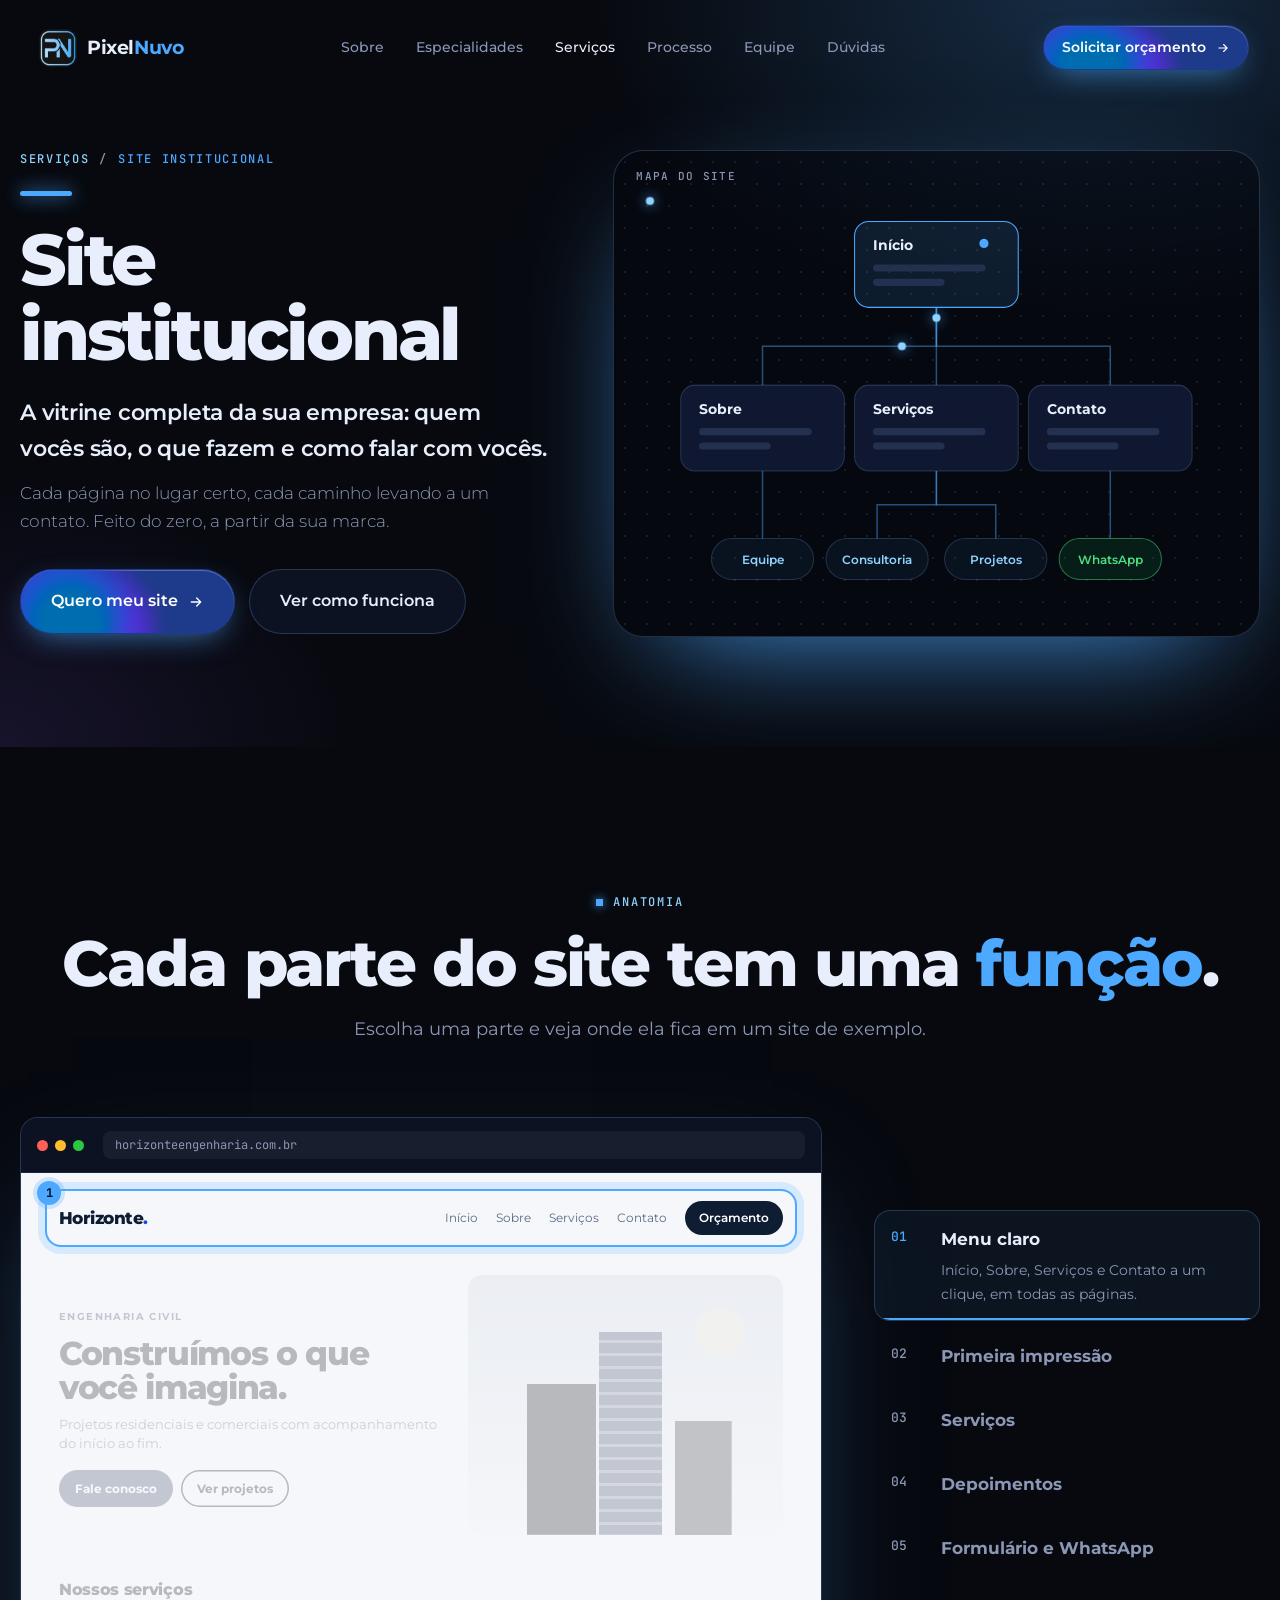
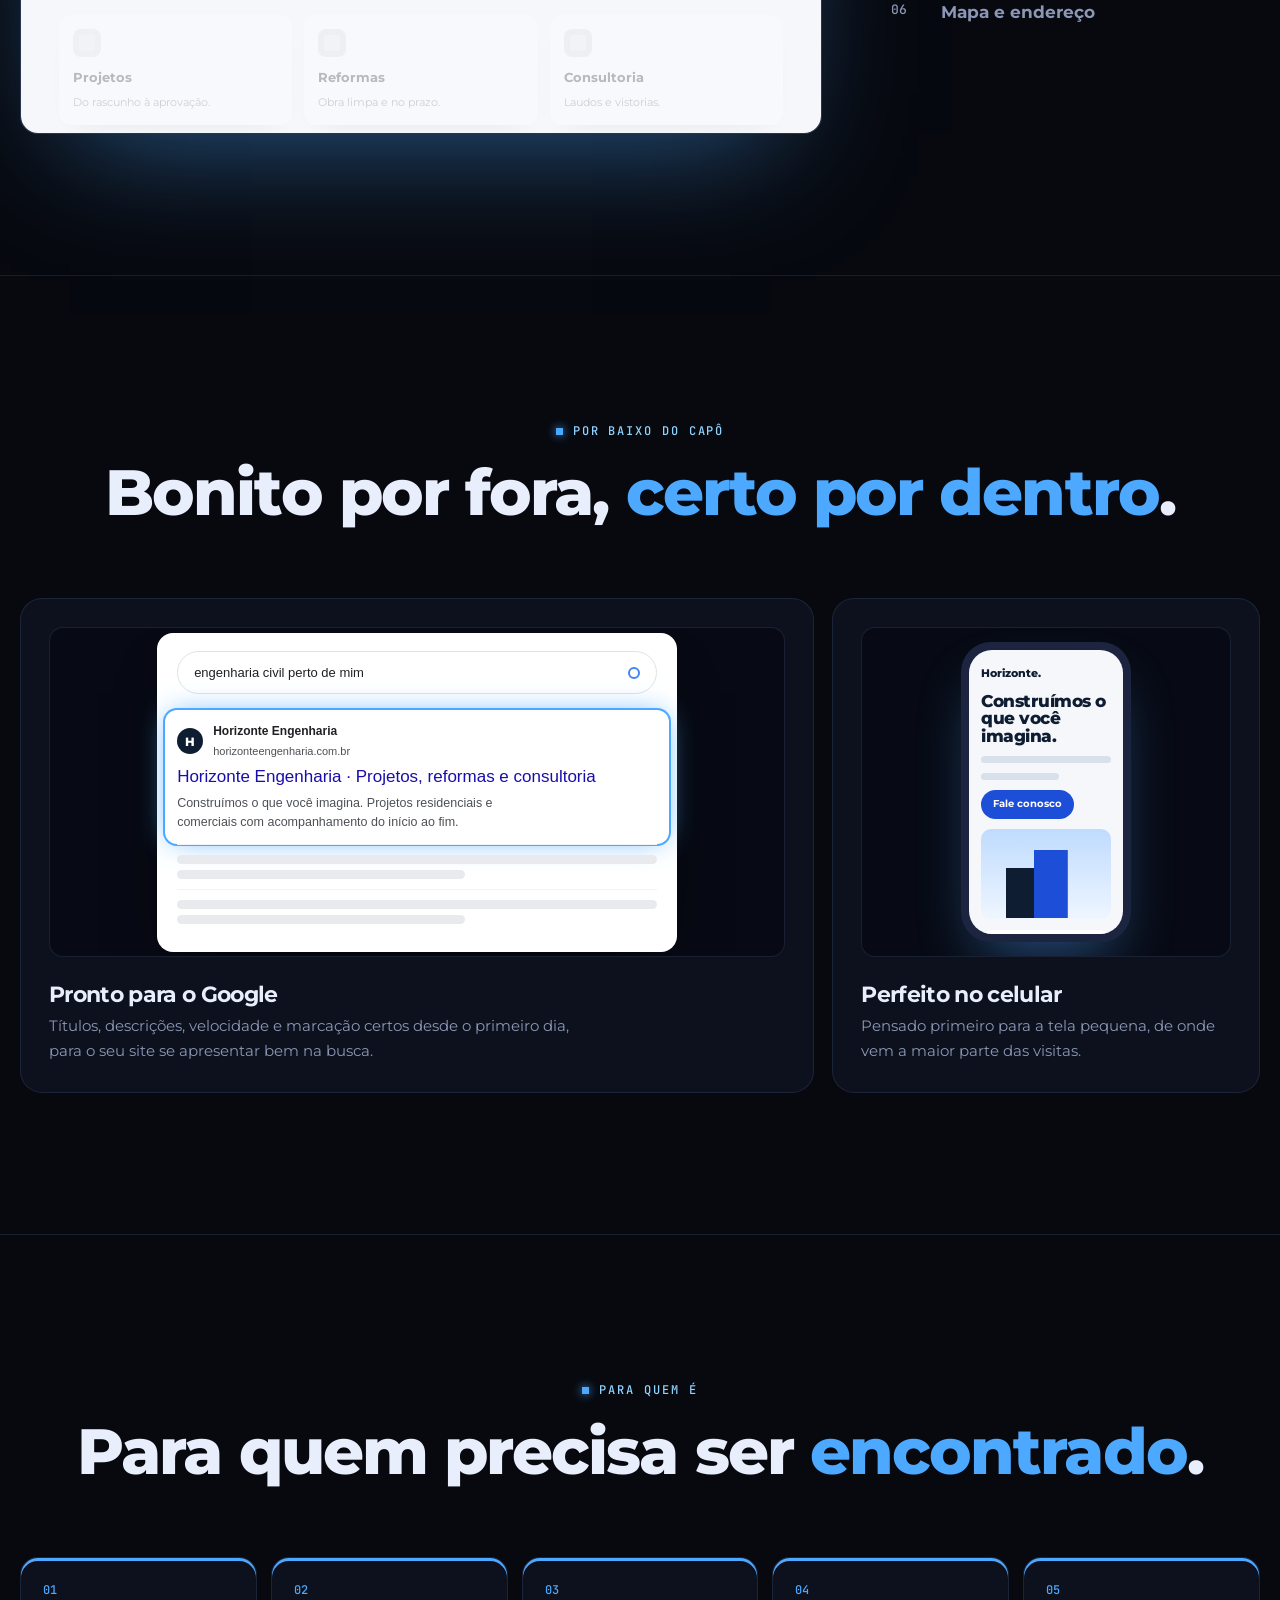
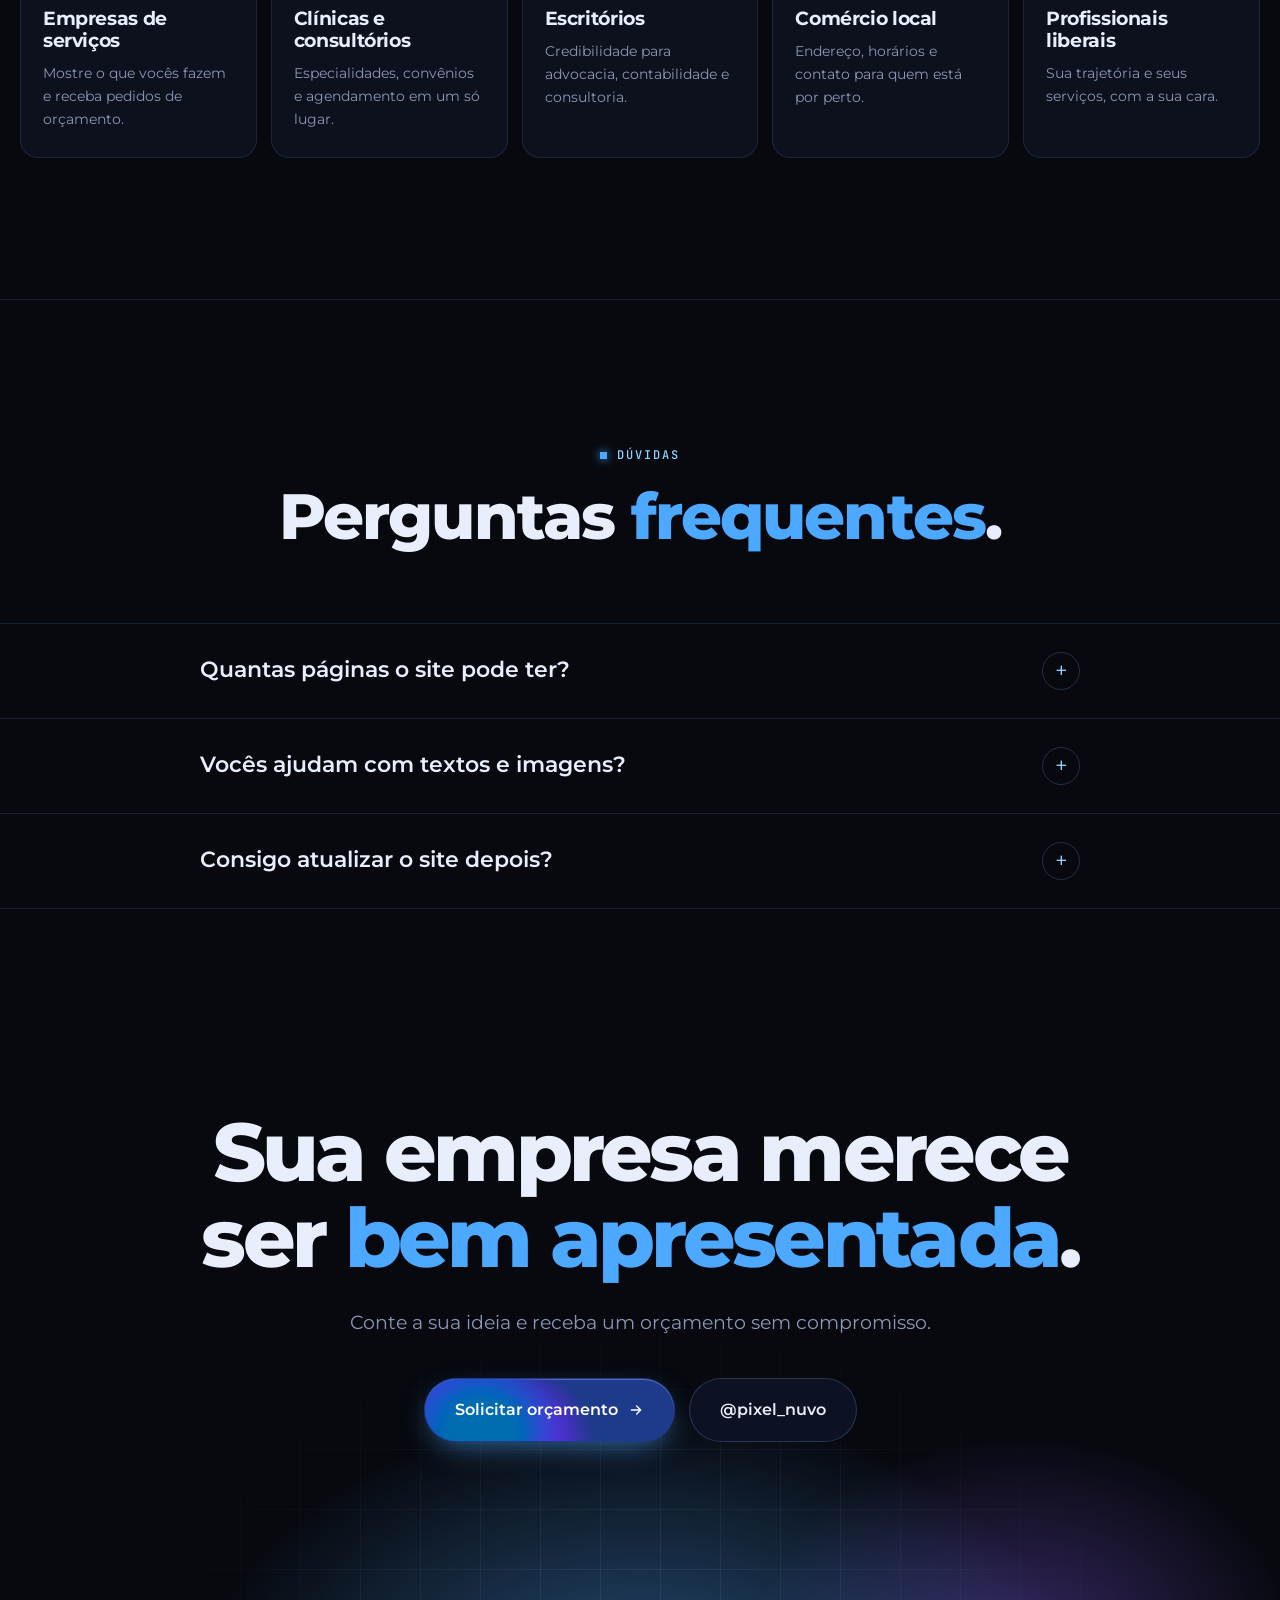
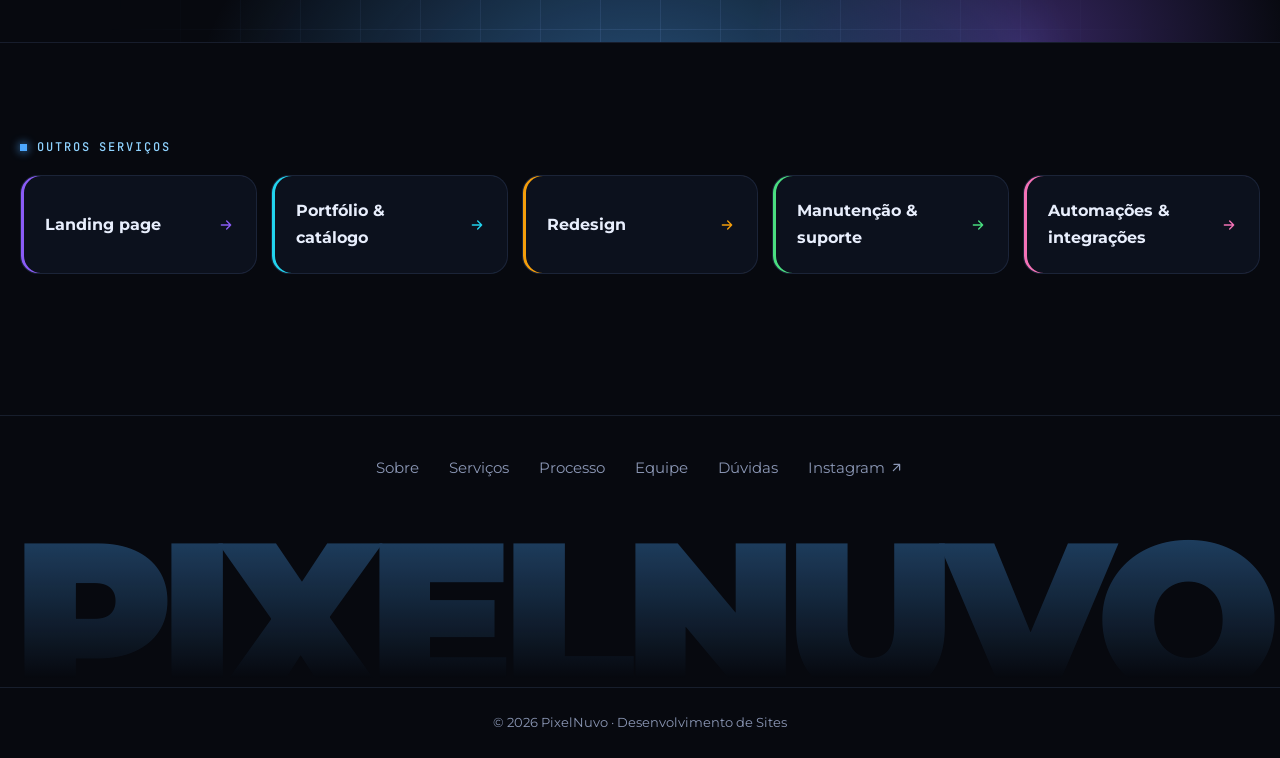
<file: servicos/site-institucional.html>
<!doctype html>
<html lang="pt-BR">
<head>
  <meta charset="utf-8">
  <meta name="viewport" content="width=device-width, initial-scale=1">
  <title>Site institucional · PixelNuvo</title>
  <meta name="description" content="A vitrine completa da sua empresa: quem vocês são, o que fazem e como falar com vocês.">
  <meta name="theme-color" content="#07090f">
  <meta property="og:title" content="Site institucional · PixelNuvo">
  <meta property="og:description" content="A vitrine completa da sua empresa: quem vocês são, o que fazem e como falar com vocês.">
  <link rel="icon" href="../assets/logo.png">
  <link rel="preconnect" href="https://fonts.googleapis.com">
  <link rel="preconnect" href="https://fonts.gstatic.com" crossorigin>
  <link href="https://fonts.googleapis.com/css2?family=JetBrains+Mono:wght@400;500&family=Montserrat:wght@300;400;500;600;700;800;900&display=swap" rel="stylesheet">
  <link rel="stylesheet" href="../style/style.css">
  <style data-page>
    /* hero: sitemap */
    .sm-wrap { position: relative; padding: clamp(20px, 3vw, 36px); border: 1px solid var(--line-2); border-radius: 30px; background: rgba(5, 8, 16, .5) radial-gradient(var(--line) 1px, transparent 1px) 0 0 / 22px 22px; box-shadow: 0 40px 120px -50px var(--a); }
    .sm-wrap__tag { position: absolute; top: 18px; left: 22px; font: 500 11px var(--mono); letter-spacing: .12em; text-transform: uppercase; color: var(--muted); }
    .sm { display: block; width: 100%; height: auto; overflow: visible; margin-top: 14px; }
    .sm__wires path { fill: none; stroke: rgba(77, 168, 255, .45); stroke-width: 1.5; stroke-dasharray: 1; stroke-dashoffset: 1; animation: smDraw .7s var(--ease) var(--d) forwards; }
    @keyframes smDraw { to { stroke-dashoffset: 0; } }
    .sm__node { opacity: 0; transform: translateY(10px) scale(.96); transform-box: fill-box; transform-origin: center; animation: smPop .6s var(--ease) var(--d) forwards; }
    @keyframes smPop { to { opacity: 1; transform: none; } }
    .sm__node rect { fill: #0f1830; stroke: var(--line-2); }
    .sm__node text { fill: var(--text); font: 700 14px var(--sans); }
    .sm__node .ln { fill: #24304f; stroke: none; }
    .sm__node .dot { fill: var(--a); stroke: none; }
    .sm__node--root > rect:first-child { fill: rgba(77, 168, 255, .12); stroke: var(--a); }
    .sm__pill rect { fill: rgba(77, 168, 255, .07); }
    .sm__pill text { fill: var(--sky); font: 600 12px var(--sans); text-anchor: middle; }
    .sm__pill--wa rect { fill: rgba(37, 211, 102, .1); stroke: rgba(74, 222, 128, .5); }
    .sm__pill--wa text { fill: #4ade80; }
    .sm__pulse { fill: var(--sky); filter: drop-shadow(0 0 6px var(--a)); opacity: 0; animation: smPop .3s 1.8s forwards; }

    /* anatomy */
    .an__grid { display: grid; grid-template-columns: 1.35fr .65fr; gap: clamp(24px, 4vw, 56px); align-items: center; }
    .an__browser { border-radius: 18px; overflow: hidden; border: 1px solid var(--line-2); background: #0c1222; box-shadow: 0 50px 120px -50px rgba(77, 168, 255, .55); }
    .an__view { height: min(560px, 66vh); min-height: 420px; overflow: hidden; background: #f5f7fb; }
    .an__page { --m-fg: #0f1d33; --m-mu: #5b6b85; --m-ac: #1d4ed8; position: relative; display: grid; gap: 22px; padding: 18px 26px 0; color: var(--m-fg); transition: transform .9s var(--ease); }
    .an__part { position: relative; border-radius: 14px; cursor: pointer; transition: opacity .45s, filter .45s, box-shadow .45s; }
    .an__part::before { content: attr(data-n); position: absolute; top: -10px; left: -10px; z-index: 2; display: grid; place-items: center; width: 24px; height: 24px; border-radius: 50%; background: var(--a); color: #04101f; font: 700 12px var(--mono); box-shadow: 0 0 0 4px rgba(77, 168, 255, .25); opacity: 0; transform: scale(.5); transition: opacity .3s, transform .45s var(--ease); }
    .an__page.is-focus .an__part:not(.is-on) { opacity: .28; filter: saturate(.2); }
    .an__part.is-on { box-shadow: 0 0 0 2px var(--a), 0 0 0 9px rgba(77, 168, 255, .18); }
    .an__part.is-on::before { opacity: 1; transform: none; }

    .an-nav { display: flex; align-items: center; gap: 18px; padding: 10px 12px; font-size: 12px; color: var(--m-mu); }
    .an-nav b { margin-right: auto; font-size: 17px; font-weight: 800; letter-spacing: -.03em; color: var(--m-fg); }
    .an-nav b i { font-style: normal; color: var(--m-ac); }
    .an-nav em { font-style: normal; padding: 7px 14px; border-radius: 99px; background: var(--m-fg); color: #fff; font-weight: 600; }
    .an-hero { display: grid; grid-template-columns: 1.1fr .9fr; gap: 24px; align-items: center; padding: 8px 12px; }
    .an-hero small { font: 700 10px var(--sans); letter-spacing: .14em; color: var(--m-ac); }
    .an-hero h4 { font-size: clamp(22px, 2.6vw, 34px); font-weight: 800; line-height: 1.02; letter-spacing: -.04em; margin: 8px 0 10px; }
    .an-hero p { font-size: 13px; line-height: 1.5; color: var(--m-mu); }
    .an-btns { display: flex; flex-wrap: wrap; gap: 8px; margin-top: 16px; }
    .an-btns span { padding: 9px 16px; border-radius: 99px; background: var(--m-ac); color: #fff; font-size: 12px; font-weight: 700; }
    .an-btns span + span { background: none; color: var(--m-fg); box-shadow: inset 0 0 0 1.5px var(--m-fg); }
    .an-hero__art { aspect-ratio: 4 / 3.3; border-radius: 14px; background:
      repeating-linear-gradient(0deg, transparent 0 10px, rgba(255, 255, 255, .35) 10px 13px) 52% 100% / 20% 78% no-repeat,
      linear-gradient(#0f1d33, #0f1d33) 24% 100% / 22% 58% no-repeat,
      linear-gradient(#1d4ed8, #1d4ed8) 52% 100% / 20% 78% no-repeat,
      linear-gradient(#334155, #334155) 80% 100% / 18% 44% no-repeat,
      radial-gradient(circle at 80% 22%, #fde68a 0 7%, transparent 8%),
      linear-gradient(180deg, #bfdbfe, #eff6ff); }
    .an-svc { padding: 12px; }
    .an-svc > b { display: block; font-size: 16px; font-weight: 800; letter-spacing: -.02em; margin-bottom: 12px; }
    .an-svc__cards { display: grid; grid-template-columns: repeat(3, 1fr); gap: 12px; }
    .an-svc__cards div { display: grid; gap: 4px; padding: 14px; border-radius: 12px; background: #fff; box-shadow: 0 10px 24px -16px rgba(15, 29, 51, .35); }
    .an-svc__cards i { width: 28px; height: 28px; border-radius: 8px; margin-bottom: 6px; background: rgba(29, 78, 216, .12); box-shadow: inset 0 0 0 6px rgba(29, 78, 216, .08); }
    .an-svc__cards b { font-size: 13px; }
    .an-svc__cards small { font-size: 11px; color: var(--m-mu); }
    .an-quote { padding: 22px 24px; background: var(--m-fg); color: #fff; }
    .an-quote p { font: italic 600 clamp(15px, 1.6vw, 19px)/1.35 Georgia, serif; max-width: 42ch; }
    .an-quote span { display: flex; align-items: center; gap: 8px; margin-top: 12px; font-size: 12px; color: #9fb0cc; }
    .an-quote span i { width: 22px; height: 22px; border-radius: 50%; background: linear-gradient(135deg, #fbbf24, #f472b6); }
    .an-quote span b { color: #fff; }
    .an-contact { display: grid; grid-template-columns: 1.1fr .9fr; gap: 16px; }
    .an-form { display: grid; gap: 8px; align-content: start; padding: 16px; background: #fff; box-shadow: 0 10px 24px -16px rgba(15, 29, 51, .35); }
    .an-form b { font-size: 15px; margin-bottom: 4px; }
    .an-form i { font-style: normal; padding: 9px 12px; border-radius: 8px; border: 1px solid #d8e0ec; font-size: 11px; color: #94a3b8; }
    .an-form i.ta { height: 54px; }
    .an-form .an-btns { margin-top: 4px; }
    .an-form .an-btns span + span { background: #25d366; color: #fff; box-shadow: none; }
    .an-map { min-height: 220px; overflow: hidden; background:
      linear-gradient(90deg, transparent 46%, #fff 46% 52%, transparent 52%),
      linear-gradient(0deg, transparent 58%, #fff 58% 64%, transparent 64%),
      linear-gradient(32deg, transparent 44%, #fde68a 44% 48%, transparent 48%),
      linear-gradient(135deg, #c7d9ec 0 30%, #d7e6f2 30% 70%, #cfe3d4 70%); }
    .an-map b { position: absolute; left: 49%; top: 38%; width: 20px; height: 20px; border-radius: 50% 50% 50% 0; transform: rotate(-45deg); background: #ef4444; box-shadow: 0 6px 16px rgba(239, 68, 68, .5); }
    .an-map small { position: absolute; left: 10px; bottom: 10px; padding: 6px 10px; border-radius: 8px; background: #fff; font-size: 10px; font-weight: 600; box-shadow: 0 6px 16px -8px rgba(15, 29, 51, .4); }
    .an-foot { padding: 16px 12px 22px; border-top: 1px solid #e2e8f0; font-size: 11px; color: var(--m-mu); }

    .an__list { display: grid; gap: 6px; }
    .an__list button { position: relative; overflow: hidden; display: grid; grid-template-columns: 38px 1fr; gap: 12px; width: 100%; padding: 14px 16px; border: 1px solid transparent; border-radius: 16px; background: none; text-align: left; cursor: pointer; transition: background .3s, border-color .3s; }
    .an__list b { padding-top: 3px; font: 500 13px var(--mono); color: var(--muted); transition: color .3s; }
    .an__list strong { display: block; font-size: 17px; color: var(--muted); transition: color .3s; }
    .an__list small { display: block; max-height: 0; overflow: hidden; opacity: 0; font-size: 14px; color: var(--muted); transition: max-height .5s var(--ease), opacity .4s, margin .4s; }
    .an__list button:hover strong { color: var(--text); }
    .an__list [aria-pressed="true"] { background: rgba(77, 168, 255, .07); border-color: var(--line-2); }
    .an__list [aria-pressed="true"] b { color: var(--a); }
    .an__list [aria-pressed="true"] strong { color: var(--text); }
    .an__list [aria-pressed="true"] small { max-height: 90px; opacity: 1; margin-top: 6px; }
    .an.is-auto .an__list [aria-pressed="true"]::after { content: ""; position: absolute; left: 0; bottom: 0; width: 100%; height: 2px; background: var(--a); transform-origin: left; animation: anBar 3.4s linear; }
    @keyframes anBar { from { transform: scaleX(0); } }

    /* under the hood */
    .under { border-top: 1px solid var(--line); }
    .under__grid { display: grid; grid-template-columns: 1.3fr .7fr; gap: 18px; }
    .under__card { padding: 28px; border-radius: var(--radius); background: var(--card); border: 1px solid var(--line); }
    .under__card h3 { font-size: 22px; font-weight: 700; margin: 26px 0 8px; }
    .under__card p { color: var(--muted); font-size: 15px; max-width: 52ch; }
    .under__viz { height: 330px; display: grid; place-items: center; border-radius: 14px; border: 1px solid var(--line); background: rgba(5, 8, 16, .6); overflow: hidden; }
    .serp { width: min(520px, 92%); padding: 18px 20px; border-radius: 16px; background: #fff; color: #202124; font-family: Arial, sans-serif; box-shadow: 0 30px 60px -30px #000; }
    .serp__bar { display: flex; align-items: center; justify-content: space-between; padding: 10px 16px; border-radius: 99px; border: 1px solid #dfe1e5; font-size: 13px; margin-bottom: 16px; }
    .serp__bar i { width: 12px; height: 12px; border-radius: 50%; border: 2px solid #4285f4; }
    .serp__res { display: grid; gap: 6px; padding: 10px 0; }
    .serp__res + .serp__res { border-top: 1px solid #f1f3f4; }
    .serp__res.is-top { padding: 12px; margin: 0 -12px; border-radius: 12px; box-shadow: 0 0 0 2px var(--a), 0 0 30px -6px var(--a); }
    .serp__site { display: flex; align-items: center; gap: 10px; font-size: 12px; }
    .serp__site > i { display: grid; place-items: center; width: 26px; height: 26px; border-radius: 50%; background: #0f1d33; color: #fff; font: 800 12px var(--sans); font-style: normal; }
    .serp__site small { display: block; color: #4d5156; font-size: 11px; }
    .serp strong { color: #1a0dab; font-size: 17px; font-weight: 400; line-height: 1.3; }
    .serp p { color: #4d5156; font-size: 12.5px; line-height: 1.5; }
    .serp i.l { display: block; height: 9px; border-radius: 5px; background: #e8eaed; }
    .serp i.l.s { width: 60%; }
    .uphone { width: 170px; height: 300px; padding: 8px; border-radius: 30px; background: #1c2440; box-shadow: 0 30px 60px -20px rgba(77, 168, 255, .45); }
    .uphone__screen { height: 100%; border-radius: 23px; overflow: hidden; background: #f5f7fb; }
    .uphone__scroll { display: grid; gap: 10px; padding: 14px 12px; color: #0f1d33; animation: uScroll 9s ease-in-out infinite alternate; }
    @keyframes uScroll { 0%, 12% { transform: none; } 88%, 100% { transform: translateY(-52%); } }
    .uphone__scroll b { font-size: 11px; font-weight: 800; }
    .uphone__scroll h4 { font-size: 17px; font-weight: 800; line-height: 1.05; letter-spacing: -.03em; }
    .uphone__scroll span { justify-self: start; padding: 6px 12px; border-radius: 99px; background: #1d4ed8; color: #fff; font-size: 10px; font-weight: 700; }
    .uphone__scroll i { display: block; height: 7px; border-radius: 4px; background: #d8e0ec; }
    .uphone__scroll i.s { width: 60%; }
    .uphone__scroll i.img { height: 90px; border-radius: 10px; background: linear-gradient(#1d4ed8, #1d4ed8) 55% 100% / 26% 76% no-repeat, linear-gradient(#0f1d33, #0f1d33) 25% 100% / 24% 56% no-repeat, linear-gradient(180deg, #bfdbfe, #eff6ff); }
    .uphone__scroll i.card { height: 46px; border-radius: 10px; background: #fff; box-shadow: 0 6px 14px -10px rgba(15, 29, 51, .5); }
    .uphone__scroll i.dark { height: 60px; border-radius: 10px; background: #0f1d33; }

    /* ideal for */
    .fit { border-top: 1px solid var(--line); }
    .fit__grid { display: grid; grid-template-columns: repeat(5, 1fr); gap: 14px; }
    .fit__grid li { display: grid; align-content: start; gap: 10px; padding: 24px 22px 26px; border-radius: 18px; border: 1px solid var(--line); background: var(--card); box-shadow: inset 0 3px 0 var(--a); }
    .fit__grid span { font: 500 12px var(--mono); color: var(--a); }
    .fit__grid h3 { font-size: 19px; font-weight: 700; letter-spacing: -.02em; line-height: 1.15; }
    .fit__grid p { font-size: 14px; color: var(--muted); }

    @media (max-width: 900px) {
      .an__grid, .under__grid { grid-template-columns: 1fr; }
      .fit__grid { grid-template-columns: 1fr 1fr; }
      .an__view { height: 440px; min-height: 0; }
      .an__page { padding: 16px 16px 0; gap: 18px; }
      .an-nav span { display: none; }
      .an-hero { grid-template-columns: 1fr; }
      .an-hero__art { display: none; }
      .an-svc__cards, .an-contact { grid-template-columns: 1fr; }
      .an-svc__cards div:nth-child(n+2) { display: none; }
      .an__list button { padding: 12px 14px; }
    }
  </style>
</head>
<body style="--a:#4da8ff">
  <svg width="0" height="0" style="position:absolute" aria-hidden="true">
    <symbol id="i-check" viewBox="0 0 24 24"><path fill="none" stroke="currentColor" stroke-width="2" stroke-linecap="round" stroke-linejoin="round" d="M20 6 9 17l-5-5"/></symbol>
    <symbol id="i-arrow" viewBox="0 0 24 24"><path fill="none" stroke="currentColor" stroke-width="2" stroke-linecap="round" stroke-linejoin="round" d="M5 12h14M13 6l6 6-6 6"/></symbol>
    <symbol id="i-external" viewBox="0 0 24 24"><path fill="none" stroke="currentColor" stroke-width="2" stroke-linecap="round" stroke-linejoin="round" d="M7 17 17 7M8 7h9v9"/></symbol>
  </svg>
  <div class="progress" aria-hidden="true"></div>
  <div class="cursor-glow" aria-hidden="true"></div>

  <!-- NAV -->
  <header class="nav" id="nav">
    <a href="../index.html" class="brand" aria-label="PixelNuvo, início">
      <img src="../assets/logo.png" alt="" width="40" height="40">
      <span>Pixel<b>Nuvo</b></span>
    </a>
    <nav class="nav__links" id="menu" aria-label="Principal">
      <a href="../index.html#sobre">Sobre</a>
      <a href="../index.html#especialidades">Especialidades</a>
      <a href="../servicos.html" class="is-active">Serviços</a>
      <a href="../index.html#processo">Processo</a>
      <a href="../index.html#equipe">Equipe</a>
      <a href="../index.html#duvidas">Dúvidas</a>
      <a href="#contato" class="btn btn--sm btn--primary nav__cta-mobile">Solicitar orçamento</a>
    </nav>
    <a href="#contato" class="btn btn--sm btn--primary nav__cta magnetic">Solicitar orçamento <i aria-hidden="true"><svg class="ic" aria-hidden="true"><use href="#i-arrow"/></svg></i></a>
    <button class="nav__toggle" aria-label="Abrir menu" aria-expanded="false" aria-controls="menu"><span></span><span></span></button>
  </header>

  <main id="topo">
    <section class="page-hero">
      <div class="container page-hero__grid">
        <div>
          <nav class="crumbs" aria-label="Você está aqui"><a href="../servicos.html">Serviços</a><span aria-hidden="true">/</span><span aria-current="page">Site institucional</span></nav>
          <h1 class="page-hero__title">Site institucional</h1>
          <p class="page-hero__sub">A vitrine completa da sua empresa: quem vocês são, o que fazem e como falar com vocês.</p>
          <p class="page-hero__lead">Cada página no lugar certo, cada caminho levando a um contato. Feito do zero, a partir da sua marca.</p>
          <div class="hero__ctas">
            <a href="#contato" class="btn btn--primary btn--lg magnetic">Quero meu site <i aria-hidden="true"><svg class="ic" aria-hidden="true"><use href="#i-arrow"/></svg></i></a>
            <a href="#anatomia" class="btn btn--ghost btn--lg">Ver como funciona</a>
          </div>
        </div>
        <div class="sm-wrap">
          <span class="sm-wrap__tag">mapa do site</span>
          <svg class="sm" viewBox="0 0 560 390" role="img" aria-label="Mapa de um site institucional: o Início leva a Sobre, Serviços e Contato, e cada um deles a páginas e ações">
            <g class="sm__wires">
              <path id="sm1" pathLength="1" d="M280 104 V142 H110 V180" style="--d:.35s"/>
              <path id="sm2" pathLength="1" d="M280 104 V180" style="--d:.45s"/>
              <path id="sm3" pathLength="1" d="M280 104 V142 H450 V180" style="--d:.55s"/>
              <path pathLength="1" d="M110 264 V330" style="--d:1.05s"/>
              <path id="sm5" pathLength="1" d="M280 264 V297 H222 V330" style="--d:1.15s"/>
              <path pathLength="1" d="M280 264 V297 H338 V330" style="--d:1.2s"/>
              <path id="sm7" pathLength="1" d="M450 264 V330" style="--d:1.3s"/>
            </g>
            <circle class="sm__pulse" r="4"><animateMotion dur="1.6s" begin="1.8s" repeatCount="indefinite"><mpath href="#sm1"/></animateMotion></circle>
            <circle class="sm__pulse" r="4"><animateMotion dur="1.6s" begin="2.2s" repeatCount="indefinite"><mpath href="#sm3"/></animateMotion></circle>
            <circle class="sm__pulse" r="4"><animateMotion dur="1.2s" begin="2.6s" repeatCount="indefinite"><mpath href="#sm7"/></animateMotion></circle>
            <g class="sm__node sm__node--root" style="--d:0s"><rect x="200" y="20" width="160" height="84" rx="14"/><text x="218" y="48">Início</text><rect class="ln" x="218" y="62" width="110" height="7" rx="3.5"/><rect class="ln" x="218" y="76" width="70" height="7" rx="3.5"/><rect class="dot" x="322" y="37" width="20" height="10" rx="5"/></g>
            <g class="sm__node" style="--d:.7s"><rect x="30" y="180" width="160" height="84" rx="14"/><text x="48" y="208">Sobre</text><rect class="ln" x="48" y="222" width="110" height="7" rx="3.5"/><rect class="ln" x="48" y="236" width="70" height="7" rx="3.5"/></g>
            <g class="sm__node" style="--d:.8s"><rect x="200" y="180" width="160" height="84" rx="14"/><text x="218" y="208">Serviços</text><rect class="ln" x="218" y="222" width="110" height="7" rx="3.5"/><rect class="ln" x="218" y="236" width="70" height="7" rx="3.5"/></g>
            <g class="sm__node" style="--d:.9s"><rect x="370" y="180" width="160" height="84" rx="14"/><text x="388" y="208">Contato</text><rect class="ln" x="388" y="222" width="110" height="7" rx="3.5"/><rect class="ln" x="388" y="236" width="70" height="7" rx="3.5"/></g>
            <g class="sm__node sm__pill" style="--d:1.4s"><rect x="60" y="330" width="100" height="40" rx="20"/><text x="110" y="355">Equipe</text></g>
            <g class="sm__node sm__pill" style="--d:1.5s"><rect x="172" y="330" width="100" height="40" rx="20"/><text x="222" y="355">Consultoria</text></g>
            <g class="sm__node sm__pill" style="--d:1.55s"><rect x="288" y="330" width="100" height="40" rx="20"/><text x="338" y="355">Projetos</text></g>
            <g class="sm__node sm__pill sm__pill--wa" style="--d:1.65s"><rect x="400" y="330" width="100" height="40" rx="20"/><text x="450" y="355">WhatsApp</text></g>
          </svg>
        </div>
      </div>
    </section>

    <section class="section an" id="anatomia">
      <div class="container">
        <header class="section__head">
          <p class="eyebrow" data-scramble>Anatomia</p>
          <h2 class="h2 reveal">Cada parte do site tem uma <span class="hl">função</span>.</h2>
          <p class="section__sub reveal">Escolha uma parte e veja onde ela fica em um site de exemplo.</p>
        </header>
        <div class="an__grid">
          <div class="an__browser reveal" aria-hidden="true">
            <div class="browser__bar"><span></span><span></span><span></span><div class="browser__url"><b>horizonteengenharia.com.br</b></div></div>
            <div class="an__view">
              <div class="an__page">
                <div class="an__part an-nav" data-n="1"><b>Horizonte<i>.</i></b><span>Início</span><span>Sobre</span><span>Serviços</span><span>Contato</span><em>Orçamento</em></div>
                <div class="an__part an-hero" data-n="2">
                  <div>
                    <small>ENGENHARIA CIVIL</small>
                    <h4>Construímos o que você imagina.</h4>
                    <p>Projetos residenciais e comerciais com acompanhamento do início ao fim.</p>
                    <div class="an-btns"><span>Fale conosco</span><span>Ver projetos</span></div>
                  </div>
                  <div class="an-hero__art"></div>
                </div>
                <div class="an__part an-svc" data-n="3">
                  <b>Nossos serviços</b>
                  <div class="an-svc__cards">
                    <div><i></i><b>Projetos</b><small>Do rascunho à aprovação.</small></div>
                    <div><i></i><b>Reformas</b><small>Obra limpa e no prazo.</small></div>
                    <div><i></i><b>Consultoria</b><small>Laudos e vistorias.</small></div>
                  </div>
                </div>
                <div class="an__part an-quote" data-n="4"><p>“Entregaram antes do prazo e com um cuidado que a gente não esperava.”</p><span><i></i><b>Mariana Costa</b> · cliente</span></div>
                <div class="an-contact">
                  <div class="an__part an-form" data-n="5"><b>Fale com a gente</b><i>Nome</i><i>WhatsApp</i><i class="ta">Mensagem</i><div class="an-btns"><span>Enviar mensagem</span><span>WhatsApp</span></div></div>
                  <div class="an__part an-map" data-n="6"><b></b><small>Rua das Palmeiras, 120</small></div>
                </div>
                <div class="an-foot">© Horizonte Engenharia · Todos os direitos reservados</div>
              </div>
            </div>
          </div>
          <ol class="an__list">
            <li><button type="button" data-n="1"><b>01</b><span><strong>Menu claro</strong><small>Início, Sobre, Serviços e Contato a um clique, em todas as páginas.</small></span></button></li>
            <li><button type="button" data-n="2"><b>02</b><span><strong>Primeira impressão</strong><small>Design exclusivo que mostra quem vocês são nos primeiros segundos.</small></span></button></li>
            <li><button type="button" data-n="3"><b>03</b><span><strong>Serviços</strong><small>O que vocês fazem, organizado para o visitante achar rápido.</small></span></button></li>
            <li><button type="button" data-n="4"><b>04</b><span><strong>Depoimentos</strong><small>Clientes satisfeitos falando por vocês. Nada convence mais.</small></span></button></li>
            <li><button type="button" data-n="5"><b>05</b><span><strong>Formulário e WhatsApp</strong><small>Contato em um clique, com as mensagens chegando direto para você.</small></span></button></li>
            <li><button type="button" data-n="6"><b>06</b><span><strong>Mapa e endereço</strong><small>Google Maps integrado para quem quer visitar o seu espaço.</small></span></button></li>
          </ol>
        </div>
      </div>
    </section>

    <section class="section under">
      <div class="container">
        <header class="section__head">
          <p class="eyebrow" data-scramble>Por baixo do capô</p>
          <h2 class="h2 reveal">Bonito por fora, <span class="hl">certo por dentro</span>.</h2>
        </header>
        <div class="under__grid">
          <article class="under__card reveal">
            <div class="under__viz" aria-hidden="true">
              <div class="serp">
                <div class="serp__bar"><span>engenharia civil perto de mim</span><i></i></div>
                <div class="serp__res is-top">
                  <div class="serp__site"><i>H</i><div><b>Horizonte Engenharia</b><small>horizonteengenharia.com.br</small></div></div>
                  <strong>Horizonte Engenharia · Projetos, reformas e consultoria</strong>
                  <p>Construímos o que você imagina. Projetos residenciais e comerciais com acompanhamento do início ao fim.</p>
                </div>
                <div class="serp__res"><i class="l"></i><i class="l s"></i></div>
                <div class="serp__res"><i class="l"></i><i class="l s"></i></div>
              </div>
            </div>
            <h3>Pronto para o Google</h3>
            <p>Títulos, descrições, velocidade e marcação certos desde o primeiro dia, para o seu site se apresentar bem na busca.</p>
          </article>
          <article class="under__card reveal" style="--rd:.1s">
            <div class="under__viz" aria-hidden="true">
              <div class="uphone"><div class="uphone__screen"><div class="uphone__scroll">
                <b>Horizonte.</b><h4>Construímos o que você imagina.</h4><i></i><i class="s"></i><span>Fale conosco</span><i class="img"></i><i class="card"></i><i class="card"></i><i class="dark"></i><i></i><i class="s"></i><span>Enviar mensagem</span>
              </div></div></div>
            </div>
            <h3>Perfeito no celular</h3>
            <p>Pensado primeiro para a tela pequena, de onde vem a maior parte das visitas.</p>
          </article>
        </div>
      </div>
    </section>

    <section class="section fit">
      <div class="container">
        <header class="section__head">
          <p class="eyebrow" data-scramble>Para quem é</p>
          <h2 class="h2 reveal">Para quem precisa ser <span class="hl">encontrado</span>.</h2>
        </header>
        <ul class="fit__grid">
          <li class="reveal"><span>01</span><h3>Empresas de serviços</h3><p>Mostre o que vocês fazem e receba pedidos de orçamento.</p></li>
          <li class="reveal" style="--rd:.05s"><span>02</span><h3>Clínicas e consultórios</h3><p>Especialidades, convênios e agendamento em um só lugar.</p></li>
          <li class="reveal" style="--rd:.1s"><span>03</span><h3>Escritórios</h3><p>Credibilidade para advocacia, contabilidade e consultoria.</p></li>
          <li class="reveal" style="--rd:.15s"><span>04</span><h3>Comércio local</h3><p>Endereço, horários e contato para quem está por perto.</p></li>
          <li class="reveal" style="--rd:.2s"><span>05</span><h3>Profissionais liberais</h3><p>Sua trajetória e seus serviços, com a sua cara.</p></li>
        </ul>
      </div>
    </section>

    <section class="section faq">
      <header class="section__head container">
        <p class="eyebrow" data-scramble>Dúvidas</p>
        <h2 class="h2 reveal">Perguntas <span class="hl">frequentes</span>.</h2>
      </header>
      <div class="faq__list">
        <details><summary>Quantas páginas o site pode ter?</summary><p>Quantas o seu negócio precisar. Definimos a estrutura juntos na conversa inicial.</p></details>
        <details><summary>Vocês ajudam com textos e imagens?</summary><p>Sim. Orientamos o que é preciso e ajudamos a organizar o conteúdo antes do desenvolvimento.</p></details>
        <details><summary>Consigo atualizar o site depois?</summary><p>Sim. Nossa equipe de suporte faz as alterações sempre que você precisar.</p></details>
      </div>
    </section>

    <!-- CTA -->
    <section class="cta" id="contato">
      <div class="cta__glow" aria-hidden="true"></div>
      <div class="container cta__inner">
        <h2 class="cta__title reveal">Sua empresa merece ser <span class="hl">bem apresentada</span>.</h2>
        <p class="cta__lead reveal">Conte a sua ideia e receba um orçamento sem compromisso.</p>
        <div class="hero__ctas reveal">
          <a href="https://ig.me/m/pixel_nuvo" target="_blank" rel="noopener" class="btn btn--primary btn--lg magnetic">Solicitar orçamento <i aria-hidden="true"><svg class="ic" aria-hidden="true"><use href="#i-arrow"/></svg></i></a>
          <a href="https://www.instagram.com/pixel_nuvo/" target="_blank" rel="noopener" class="btn btn--ghost btn--lg">@pixel_nuvo</a>
        </div>
      </div>
    </section>

    <section class="section more-sec" aria-labelledby="outros">
      <div class="container">
        <p class="eyebrow" id="outros">Outros serviços</p>
        <div class="more">
          <a href="landing-page.html" class="more__item" style="--a:#8b5cf6"><b>Landing page</b><svg class="ic" aria-hidden="true"><use href="#i-arrow"/></svg></a>
          <a href="portfolio-catalogo.html" class="more__item" style="--a:#22d3ee"><b>Portfólio &amp; catálogo</b><svg class="ic" aria-hidden="true"><use href="#i-arrow"/></svg></a>
          <a href="redesign.html" class="more__item" style="--a:#f59e0b"><b>Redesign</b><svg class="ic" aria-hidden="true"><use href="#i-arrow"/></svg></a>
          <a href="manutencao-suporte.html" class="more__item" style="--a:#4ade80"><b>Manutenção &amp; suporte</b><svg class="ic" aria-hidden="true"><use href="#i-arrow"/></svg></a>
          <a href="automacoes-integracoes.html" class="more__item" style="--a:#f472b6"><b>Automações &amp; integrações</b><svg class="ic" aria-hidden="true"><use href="#i-arrow"/></svg></a>
        </div>
      </div>
    </section>
  </main>

  <footer class="footer">
    <nav class="footer__nav" aria-label="Rodapé">
      <a href="../index.html#sobre">Sobre</a><a href="../servicos.html">Serviços</a><a href="../index.html#processo">Processo</a><a href="../index.html#equipe">Equipe</a><a href="../index.html#duvidas">Dúvidas</a>
      <a href="https://www.instagram.com/pixel_nuvo/" target="_blank" rel="noopener">Instagram <svg class="ic" aria-hidden="true"><use href="#i-external"/></svg></a>
    </nav>
    <div class="footer__word" aria-hidden="true">PIXELNUVO</div>
    <p class="footer__copy">© <span class="year"></span> PixelNuvo · Desenvolvimento de Sites</p>
  </footer>

  <script src="../common.js"></script>
  <script data-page>
    /* Anatomy: highlight a part of the sample site and scroll the mock browser to it */
    (() => {
      const an = $('.an'), view = $('.an__view'), page = $('.an__page');
      const parts = $$('.an__part', page), btns = $$('.an__list button');
      let cur = 1, auto = !reduced, inView = false;
      function show(n) {
        cur = n;
        const part = parts[n - 1];
        parts.forEach(p => p.classList.toggle('is-on', p === part));
        btns.forEach(b => b.setAttribute('aria-pressed', b.dataset.n == n));
        page.classList.add('is-focus');
        const y = clamp(part.offsetTop - 30, 0, Math.max(0, page.offsetHeight - view.clientHeight));
        page.style.transform = `translateY(${-y}px)`;
      }
      const stopAuto = () => { auto = false; an.classList.remove('is-auto'); };
      btns.forEach(b => {
        b.addEventListener('click', () => { stopAuto(); show(+b.dataset.n); });
        if (finePointer) b.addEventListener('mouseenter', () => { stopAuto(); show(+b.dataset.n); });
      });
      parts.forEach(p => p.addEventListener('click', () => { stopAuto(); show(+p.dataset.n); }));
      an.classList.toggle('is-auto', auto);
      new IntersectionObserver(([e]) => { inView = e.isIntersecting; }, { threshold: .4 }).observe(view);
      show(1);
      setInterval(() => { if (auto && inView) show(cur % parts.length + 1); }, 3400);
    })();
  </script>
</body>
</html>
</file>
<file: style/style.css>
:root {
  --bg: #07090f;
  --bg-2: #0b0f1c;
  --card: rgba(18, 24, 42, .55);
  --line: rgba(140, 180, 255, .12);
  --line-2: rgba(140, 180, 255, .22);
  --text: #e8eefc;
  --muted: #8b97b5;
  --blue: #4da8ff;
  --sky: #8fd3ff;
  --violet: #8b5cf6;
  --grad: linear-gradient(95deg, #4da8ff, #6d7cff 55%, #8b5cf6);
  --ease: cubic-bezier(.2, .8, .2, 1);
  --radius: 22px;
  --sans: "Montserrat", system-ui, sans-serif;
  --mono: "JetBrains Mono", ui-monospace, monospace;
}

*, *::before, *::after { box-sizing: border-box; }
html { scroll-behavior: smooth; scroll-padding-top: 90px; }
body {
  margin: 0;
  background: var(--bg);
  color: var(--text);
  font: 400 16px/1.65 var(--sans);
  -webkit-font-smoothing: antialiased;
  overflow-x: clip;
}
img { max-width: 100%; display: block; }
a { color: inherit; text-decoration: none; }
h1, h2, h3, h4, h5 { margin: 0; line-height: 1.05; letter-spacing: -.03em; }
p { margin: 0; }
ul, ol { margin: 0; padding: 0; list-style: none; }
button { font: inherit; color: inherit; }
::selection { background: var(--blue); color: var(--bg); }
:focus-visible { outline: 2px solid var(--sky); outline-offset: 3px; border-radius: 6px; }

.container { width: min(1240px, 100% - 40px); margin-inline: auto; }
.hl { color: var(--blue); }
.ic { width: 1em; height: 1em; flex: none; vertical-align: -.14em; }
.link { color: var(--sky); border-bottom: 1px solid currentColor; }
.sr-only { position: absolute; width: 1px; height: 1px; overflow: hidden; clip-path: inset(50%); white-space: nowrap; }

.eyebrow {
  display: inline-flex; align-items: center; gap: 10px;
  font: 500 12px/1 var(--mono); letter-spacing: .16em; text-transform: uppercase;
  color: var(--sky); margin-bottom: 22px;
}
.eyebrow::before { content: ""; width: 7px; height: 7px; background: var(--blue); box-shadow: 0 0 10px var(--blue); }

.h2 { font-size: clamp(34px, 5vw, 68px); font-weight: 800; text-wrap: balance; }
.section { padding: clamp(90px, 11vw, 150px) 0; position: relative; }
.section__head { text-align: center; margin-bottom: clamp(44px, 6vw, 72px); }
.section__sub { color: var(--muted); font-size: 18px; margin: 18px auto 0; max-width: 52ch; }

/* ---------- Buttons ---------- */
.btn {
  --pad: 14px 24px;
  display: inline-flex; align-items: center; gap: 10px;
  padding: var(--pad); border-radius: 999px;
  font-weight: 600; font-size: 15px;
  border: 1px solid transparent; white-space: nowrap; cursor: pointer;
  transition: transform .35s var(--ease), box-shadow .35s var(--ease), background .3s, border-color .3s;
}
.btn i { display: inline-flex; font-style: normal; transition: transform .35s var(--ease); }
.btn:hover i { transform: translateX(4px); }
.btn--sm { --pad: 10px 18px; font-size: 14px; }
.btn--lg { --pad: 18px 30px; font-size: 16px; }
.btn--primary { background: var(--grad); color: #fff; box-shadow: 0 10px 30px -10px rgba(77, 168, 255, .7), inset 0 1px 0 rgba(255, 255, 255, .25); }
.btn--primary:hover { box-shadow: 0 16px 44px -10px rgba(109, 124, 255, .9), inset 0 1px 0 rgba(255, 255, 255, .3); }
/* lava lamp: soft color blobs drifting inside the button */
.btn--primary { position: relative; overflow: hidden; isolation: isolate; background: #1e3a8a; }
.btn--primary::before {
  content: ""; position: absolute; inset: -30% -10%; z-index: -1; pointer-events: none;
  background:
    radial-gradient(closest-side, #0369a1 45%, transparent),
    radial-gradient(closest-side, #6d28d9 45%, transparent),
    radial-gradient(closest-side, #1d4ed8 45%, transparent),
    radial-gradient(closest-side, #7c3aed 45%, transparent),
    radial-gradient(closest-side, #1e40af 45%, transparent);
  background-size: 55% 140%, 65% 160%, 50% 150%, 45% 130%, 60% 170%;
  background-repeat: no-repeat;
  filter: blur(5px) saturate(1.2);
  animation: lava 7s ease-in-out infinite alternate;
}
.btn--primary:hover::before { filter: blur(5px) saturate(1.5); }
@keyframes lava {
  0%   { background-position: 0% 10%,   100% 90%, 40% 100%, 90% 0%,   10% 90%; }
  25%  { background-position: 35% 90%,  70% 10%,  0% 30%,   60% 100%, 90% 20%; }
  50%  { background-position: 80% 30%,  10% 70%,  60% 0%,   20% 60%,  50% 100%; }
  75%  { background-position: 55% 100%, 40% 0%,   100% 70%, 0% 20%,   20% 10%; }
  100% { background-position: 100% 60%, 0% 40%,   30% 90%,  100% 80%, 70% 0%; }
}
/* solid fill so the pixel field behind never shows through (same treatment as the picker) */
.btn--ghost { border-color: var(--line-2); background: #0c1222; }
.btn--ghost:hover { background: #142347; border-color: var(--blue); color: var(--sky); transform: translateY(-2px); box-shadow: 0 10px 26px -10px rgba(77, 168, 255, .6); }

/* ---------- Progress + cursor ---------- */
.progress { position: fixed; inset: 0 0 auto; height: 3px; z-index: 100; background: var(--grad); transform-origin: left; transform: scaleX(var(--p, 0)); }
.cursor-glow {
  position: fixed; left: 0; top: 0; z-index: 0; pointer-events: none;
  width: 520px; height: 520px; margin: -260px 0 0 -260px; border-radius: 50%;
  background: radial-gradient(circle, rgba(77, 168, 255, .09), transparent 60%);
  transform: translate3d(var(--cx, -999px), var(--cy, -999px), 0);
}
@media (hover: none) { .cursor-glow { display: none; } }

/* ---------- Nav ---------- */
.nav {
  position: fixed; top: 14px; left: 50%; z-index: 50; transform: translateX(-50%);
  width: min(1240px, 100% - 24px);
  display: flex; align-items: center; justify-content: space-between; gap: 20px;
  padding: 10px 10px 10px 18px; border: 1px solid transparent; border-radius: 999px;
  transition: background .4s, border-color .4s;
}
.nav.is-scrolled { background: rgba(10, 14, 26, .75); border-color: var(--line); backdrop-filter: blur(16px) saturate(1.4); }
.brand { display: inline-flex; align-items: center; gap: 10px; font-weight: 700; font-size: 19px; letter-spacing: -.02em; }
.brand img { width: 38px; height: 38px; border-radius: 10px; mix-blend-mode: screen; }
.brand b { color: var(--blue); font-weight: 700; }
.nav__links { display: flex; gap: 4px; }
.nav__links a:not(.btn) { padding: 8px 14px; border-radius: 999px; font-size: 14px; font-weight: 500; color: var(--muted); transition: color .25s, background .25s; }
.nav__links a:not(.btn):hover, .nav__links a.is-active { color: var(--text); }
.nav__links a:not(.btn):hover { background: rgba(255, 255, 255, .05); }
.nav__cta-mobile, .nav__toggle { display: none; }

/* ---------- Hero ---------- */
.hero { position: relative; padding: 150px 0 clamp(80px, 10vw, 140px); overflow: hidden; isolation: isolate; }
.hero__pixels { position: absolute; inset: 0; width: 100%; height: 100%; z-index: -1; mask-image: radial-gradient(ellipse 70% 55% at 50% 30%, #000 30%, transparent 80%); }
.blob { position: absolute; z-index: -2; border-radius: 50%; filter: blur(30px); will-change: transform; }
.blob--tr { width: 560px; height: 560px; right: -260px; top: -260px; opacity: .5; background: radial-gradient(circle at 35% 65%, #8fd3ff, #3b82f6 45%, #1e3a8a 70%, transparent 72%); animation: float 14s ease-in-out infinite; }
.blob--bl { width: 620px; height: 620px; left: -320px; top: 520px; opacity: .4; background: radial-gradient(circle at 60% 30%, #8fd3ff, #2563eb 40%, #312e81 65%, transparent 70%); animation: float 18s ease-in-out infinite reverse; }
@keyframes float { 50% { transform: translate(30px, 40px) scale(1.06); } }

.circuit { position: absolute; top: 0; z-index: -1; width: min(48vw, 780px); aspect-ratio: 600 / 900; mask-image: radial-gradient(ellipse 110% 95% at 100% 0%, #000 45%, transparent 88%); }
.circuit--r { right: 0; }
.circuit--l { left: 0; top: 90px; transform: scaleX(-1); }
.circuit__traces path { stroke: rgba(77, 168, 255, .22); stroke-width: 1.2; }
.circuit .pulse { fill: none; stroke: var(--sky); stroke-width: 2; stroke-linecap: round; filter: drop-shadow(0 0 5px var(--blue)); }
.circuit .node { fill: #0a0e1a; stroke: rgba(77, 168, 255, .4); stroke-width: 1.5; }

.hero__head { text-align: center; }
@keyframes blinkPix { 50% { opacity: .3; } }
.hero__title { font-size: clamp(34px, 5.6vw, 90px); font-weight: 800; line-height: 1; letter-spacing: -.045em; text-transform: uppercase; }
.line { display: block; overflow: hidden; padding-bottom: .08em; }
.line > span { display: inline-block; transform: translateY(110%); animation: rise 1s var(--ease) forwards; }
.line:nth-child(2) > span { animation-delay: .12s; }
@keyframes rise { to { transform: none; } }
.caret { display: inline-block; width: .42em; height: .74em; margin-left: .08em; background: var(--blue); box-shadow: 0 0 18px var(--blue); animation: blinkPix 1s steps(2) infinite; }
.hero__lead { margin: 28px auto 36px; max-width: 54ch; color: var(--muted); font-size: clamp(16px, 1.4vw, 19px); font-weight: 300; }
.hero__lead, .hero__ctas, .hero__stage { opacity: 0; animation: fadeUp .9s var(--ease) forwards; }
.hero__lead { animation-delay: .4s; }
.hero__ctas { animation-delay: .55s; }
.hero__stage { animation-delay: .75s; }
@keyframes fadeUp { from { opacity: 0; transform: translateY(20px); } to { opacity: 1; transform: none; } }
.hero__ctas { display: flex; flex-wrap: wrap; justify-content: center; gap: 14px; }

.hero__stage { margin-top: clamp(60px, 8vw, 90px); }
.picker { display: flex; flex-wrap: wrap; justify-content: center; align-items: center; gap: 8px; padding: 0 16px; }
.picker > span { color: var(--muted); font-size: 14px; margin-right: 6px; }
.picker button {
  padding: 9px 16px; border-radius: 999px; border: 1px solid var(--line-2); background: #0c1222;
  font-size: 14px; font-weight: 600; cursor: pointer;
  transition: background .3s, border-color .3s, color .3s, transform .3s var(--ease), box-shadow .3s;
}
/* solid fill so the pixel field behind never shows through the button */
.picker button:hover { background: #142347; border-color: var(--blue); color: var(--sky); transform: translateY(-2px); box-shadow: 0 8px 20px -8px rgba(77, 168, 255, .6); }
.picker button[aria-pressed="true"] { background: var(--blue); border-color: var(--blue); color: #04101f; box-shadow: 0 8px 24px -8px rgba(77, 168, 255, .8); }

.showcase { position: relative; width: min(1100px, 100% - 32px); margin: 30px auto 0; perspective: 1600px; }
.browser {
  border-radius: 18px; overflow: hidden;
  background: #0c1222; border: 1px solid var(--line-2);
  box-shadow: 0 50px 140px -40px rgba(77, 168, 255, .55), 0 0 0 1px rgba(255, 255, 255, .03) inset;
  transform-origin: 50% 0;
  transform: rotateX(calc((1 - var(--hp, 0)) * 26deg)) scale(calc(.9 + var(--hp, 0) * .1));
}
.browser__bar { display: flex; align-items: center; gap: 7px; padding: 13px 16px; border-bottom: 1px solid var(--line); background: #0c1222; }
.browser__bar > span { width: 11px; height: 11px; border-radius: 50%; }
.browser__bar > span:nth-child(1) { background: #ff5f57; }
.browser__bar > span:nth-child(2) { background: #febc2e; }
.browser__bar > span:nth-child(3) { background: #28c840; }
.browser__url { flex: 1; margin-left: 12px; padding: 6px 12px; border-radius: 8px; background: rgba(255, 255, 255, .05); font: 12px var(--mono); color: var(--muted); overflow: hidden; white-space: nowrap; }
.browser__url .ic { width: 11px; height: 11px; margin-right: 6px; vertical-align: -1px; color: #4ade80; }
.art:not([data-stage="3"]) .art__lock { display: none; }
.browser__url b { font-weight: 400; }

/* demo site themes */
.demo {
  --d-bg: #0e1426; --d-fg: #e8eefc; --d-muted: #7d8bb0; --d-accent: #4da8ff; --d-card: #151d36; --d-font: var(--sans);
  --d-art: radial-gradient(circle at 30% 30%, #8fd3ff 0 12%, transparent 13%), radial-gradient(circle at 65% 60%, #8b5cf6 0 24%, transparent 25%), linear-gradient(135deg, #1e3a8a, #0e1426);
  background: var(--d-bg); color: var(--d-fg);
  padding: clamp(16px, 2.4vw, 28px) clamp(18px, 3vw, 40px) clamp(20px, 3vw, 40px);
  transition: background-color .6s, color .6s;
}
.demo[data-biz="restaurante"] { --d-bg: #1a120d; --d-fg: #f7ede2; --d-muted: #b89d86; --d-accent: #e8833a; --d-card: #251a12; --d-font: Georgia, serif;
  --d-art: radial-gradient(circle at 50% 52%, #f7e3c4 0 20%, #e8833a 21% 27%, #f7e3c4 28% 33%, transparent 34%), radial-gradient(circle at 80% 20%, #6b8e23 0 5%, transparent 6%), linear-gradient(160deg, #3a2417, #1a120d); }
.demo[data-biz="clinica"] { --d-bg: #f3fbfa; --d-fg: #0f2e2c; --d-muted: #5f7f7c; --d-accent: #0fa596; --d-card: #ffffff;
  --d-art: radial-gradient(circle at 35% 40%, #99f6e4 0 22%, transparent 23%), radial-gradient(circle at 70% 65%, #5eead4 0 18%, transparent 19%), linear-gradient(135deg, #ccfbf1, #e0f2fe); }
.demo[data-biz="advocacia"] { --d-bg: #0d1424; --d-fg: #efe9dc; --d-muted: #9aa3b5; --d-accent: #c9a45c; --d-card: #151e33; --d-font: Georgia, serif;
  --d-art: repeating-linear-gradient(90deg, #c9a45c33 0 14px, transparent 14px 34px), linear-gradient(180deg, #1c2640, #0d1424); }
.demo[data-biz="loja"] { --d-bg: #fff5f8; --d-fg: #3a1026; --d-muted: #9b6b82; --d-accent: #e0457b; --d-card: #ffffff;
  --d-art: radial-gradient(circle at 40% 45%, #fbcfe8 0 26%, transparent 27%), radial-gradient(circle at 68% 62%, #fda4af 0 20%, transparent 21%), linear-gradient(135deg, #ffe4ec, #fff1e6); }
.demo * { transition: background-color .6s, color .6s, border-color .6s, opacity .25s; }
.demo.is-swapping [data-k], .demo.is-swapping .demo__art { opacity: 0; }
.demo__nav { display: flex; align-items: center; gap: clamp(10px, 2vw, 26px); font-size: 13px; }
.demo__logo { font: 700 clamp(14px, 1.6vw, 19px) var(--d-font); margin-right: auto; }
.demo__nav i { font-style: normal; color: var(--d-muted); }
.demo__btn { padding: 8px 14px; border-radius: 999px; background: var(--d-accent); color: #fff; font-weight: 600; font-size: 12px; white-space: nowrap; }
.demo__btn--lg { display: inline-block; margin-top: 22px; padding: 12px 22px; font-size: 14px; }
.demo__hero { display: grid; grid-template-columns: 1.1fr .9fr; gap: clamp(20px, 4vw, 48px); align-items: center; margin: clamp(26px, 4vw, 50px) 0; }
.demo__hero small { color: var(--d-accent); font-size: 12px; font-weight: 700; letter-spacing: .12em; text-transform: uppercase; }
.demo__hero h3 { font: 700 clamp(24px, 3.9vw, 52px)/1.04 var(--d-font); letter-spacing: -.02em; margin: 10px 0 14px; }
.demo__hero p { color: var(--d-muted); font-size: clamp(13px, 1.3vw, 16px); max-width: 40ch; }
.demo__art { aspect-ratio: 4 / 3.2; border-radius: 20px; background: var(--d-art); }
.demo__cards { display: grid; grid-template-columns: repeat(3, 1fr); gap: 14px; }
.demo__cards div { background: var(--d-card); border-radius: 14px; padding: 12px; box-shadow: 0 1px 0 rgba(0, 0, 0, .05); }
.demo__cards span { display: block; height: clamp(40px, 5vw, 70px); border-radius: 10px; margin-bottom: 10px; background: color-mix(in srgb, var(--d-accent) 22%, transparent); }
.demo__cards b { font-size: 13px; font-weight: 600; }

.toast {
  position: absolute; right: -28px; bottom: 22%; z-index: 2;
  display: flex; align-items: center; gap: 12px; padding: 12px 18px 12px 12px; border-radius: 16px;
  background: rgba(12, 18, 34, .92); border: 1px solid var(--line-2); backdrop-filter: blur(12px);
  box-shadow: 0 24px 50px -20px rgba(0, 0, 0, .9);
  opacity: 0; transform: translateY(16px) scale(.96); transition: opacity .4s, transform .5s var(--ease);
}
.toast.show { opacity: 1; transform: none; }
.toast__icon { display: grid; place-items: center; width: 36px; height: 36px; border-radius: 10px; background: rgba(74, 222, 128, .15); color: #4ade80; }
.toast__icon .ic { width: 18px; height: 18px; }
.toast b { display: block; font-size: 14px; }
.toast small { color: var(--muted); font-size: 12px; }

/* ---------- Reveal ---------- */
.reveal { opacity: 0; transform: translateY(36px); transition: opacity .9s var(--ease) var(--rd, 0s), transform .9s var(--ease) var(--rd, 0s); }
.reveal.is-in { opacity: 1; transform: none; }

/* ---------- Statement ---------- */
.statement { padding: clamp(110px, 15vw, 190px) 0 clamp(70px, 9vw, 110px); text-align: center; border-top: 1px solid var(--line); }
.statement__text { font-size: clamp(30px, 4.6vw, 64px); font-weight: 700; line-height: 1.15; letter-spacing: -.035em; max-width: 1100px; margin: 0 auto; text-wrap: balance; }
.statement__text .w { color: #222b45; transition: color .4s; }
.statement__text .w.on { color: var(--text); }

/* ---------- Compromissos ---------- */
.values { border-top: 1px solid var(--line); }
.value { position: relative; border-bottom: 1px solid var(--line); overflow: hidden; }
.value::before { content: ""; position: absolute; inset: 0; background: linear-gradient(90deg, rgba(77, 168, 255, .08), rgba(139, 92, 246, .06)); transform: scaleX(0); transform-origin: left; transition: transform .6s var(--ease); }
.value:hover::before { transform: none; }
.value__in { position: relative; display: grid; grid-template-columns: 110px 1fr minmax(0, 340px); align-items: center; gap: 30px; padding: clamp(26px, 3.4vw, 44px) 0; }
.value__label { font: 500 13px var(--mono); letter-spacing: .14em; text-transform: uppercase; color: var(--blue); }
/* the word fills with the brand gradient, left to right, when it scrolls in */
.value__word {
  justify-self: start; white-space: nowrap;
  font-size: clamp(34px, 6.4vw, 96px); font-weight: 800; letter-spacing: -.045em; line-height: 1.05; padding-bottom: .06em;
  color: transparent; -webkit-background-clip: text; background-clip: text;
  background-image: linear-gradient(90deg, #8fd3ff, #4da8ff 45%, #8b5cf6), linear-gradient(#222b45, #222b45);
  background-size: 0% 100%, 100% 100%; background-repeat: no-repeat;
  transition: background-size 1.3s var(--ease) .3s;
}
.value.is-in .value__word { background-size: 100% 100%, 100% 100%; }
.value p { color: var(--muted); font-size: 16px; opacity: 0; transform: translateX(20px); transition: opacity .6s .8s, transform .6s var(--ease) .8s; }
.value.is-in p { opacity: 1; transform: none; }

/* ---------- Bento ---------- */
.spot { position: relative; overflow: hidden; }
.spot::before { content: ""; position: absolute; inset: 0; pointer-events: none; opacity: 0; transition: opacity .4s; background: radial-gradient(400px circle at var(--mx, 50%) var(--my, 50%), rgba(77, 168, 255, .16), transparent 60%); }
.spot:hover::before { opacity: 1; }
.bento { display: grid; grid-template-columns: repeat(3, 1fr); gap: 18px; }
.card { padding: 28px; border-radius: var(--radius); background: var(--card); border: 1px solid var(--line); transition: border-color .4s, opacity .9s var(--ease) var(--rd, 0s), transform .9s var(--ease) var(--rd, 0s); }
.card:hover { border-color: var(--line-2); }
.card h3 { font-size: 22px; font-weight: 700; margin-bottom: 8px; }
.card p { color: var(--muted); font-size: 15px; }
.card--wide { grid-column: span 2; }
.card__viz { height: 150px; margin-bottom: 26px; border-radius: 14px; background: rgba(5, 8, 16, .6); border: 1px solid var(--line); position: relative; overflow: hidden; display: grid; place-items: center; }

.viz-design { display: flex; align-items: center; justify-content: flex-start; gap: 10px; padding: 0 24px; }
.viz-design > span { width: 30px; height: 30px; border-radius: 50%; background: var(--c); box-shadow: 0 0 0 3px rgba(255, 255, 255, .05); transition: transform .4s var(--ease); }
.card:hover .viz-design > span { transform: translateY(-6px); }
.card:hover .viz-design > span:nth-child(2) { transition-delay: .05s; }
.card:hover .viz-design > span:nth-child(3) { transition-delay: .1s; }
.card:hover .viz-design > span:nth-child(4) { transition-delay: .15s; }
.viz-design__frame { margin-left: auto; width: 45%; height: 100px; border: 1.5px dashed var(--blue); border-radius: 10px; padding: 12px; display: grid; gap: 8px; align-content: start; }
.viz-design__frame i { height: 10px; border-radius: 4px; background: #253050; }
.viz-design__frame i:first-child { width: 70%; background: var(--grad); }
.viz-design__frame i:last-child { width: 45%; }
.viz-design__cursor { position: absolute; right: 18%; bottom: 14px; display: flex; align-items: flex-end; gap: 2px; color: var(--violet); font-size: 20px; animation: cursorMove 5s ease-in-out infinite; }
.viz-design__cursor small { font: 600 10px var(--sans); background: var(--violet); color: #fff; padding: 2px 6px; border-radius: 4px; }
@keyframes cursorMove { 0%, 100% { transform: translate(0, 0); } 30% { transform: translate(-80px, -50px); } 60% { transform: translate(-20px, -70px); } }
.viz-code { place-items: center start; padding: 0 20px; }
.viz-code code { font: 12.5px/1.8 var(--mono); color: var(--text); }
.k { color: var(--blue); } .a { color: var(--violet); } .s { color: #4ade80; }
.blink { display: inline-block; width: 7px; height: 14px; background: var(--sky); vertical-align: middle; margin-left: 2px; animation: blinkPix 1s steps(2) infinite; }
.viz-gauge svg { width: 150px; overflow: visible; margin-top: 10px; }
.viz-gauge path { fill: none; stroke: #1f2a48; stroke-width: 10; stroke-linecap: round; }
.viz-gauge .g { stroke: #4ade80; stroke-dasharray: 158; stroke-dashoffset: 158; transition: stroke-dashoffset 1.6s var(--ease) .2s; }
.is-in .viz-gauge .g { stroke-dashoffset: 3.2; }
.viz-gauge b { position: absolute; bottom: 38px; font-size: 32px; font-weight: 800; color: #4ade80; }
.viz-gauge small { position: absolute; bottom: 18px; font: 500 11px var(--mono); color: var(--muted); letter-spacing: .1em; text-transform: uppercase; }
.viz-flow { display: flex; align-items: center; justify-content: center; padding: 0 10px; }
.viz-flow span { padding: 8px 12px; border-radius: 10px; border: 1px solid var(--line-2); font: 500 12px var(--mono); background: rgba(77, 168, 255, .08); }
.viz-flow span:nth-child(3) { border-color: var(--violet); background: rgba(139, 92, 246, .15); }
.viz-flow i { width: 26px; height: 2px; background: linear-gradient(90deg, var(--line-2) 50%, transparent 0) 0 0 / 8px 2px; animation: flow 1s linear infinite; }
@keyframes flow { to { background-position: 8px 0; } }
.viz-ai .bubble { padding: 12px 16px; border-radius: 16px 16px 16px 4px; background: rgba(77, 168, 255, .12); border: 1px solid var(--line-2); font-size: 14px; display: flex; gap: 10px; align-items: center; }
.typing { display: inline-flex; gap: 3px; }
.typing i { width: 5px; height: 5px; border-radius: 50%; background: var(--sky); animation: typing 1.2s infinite; }
.typing i:nth-child(2) { animation-delay: .15s; } .typing i:nth-child(3) { animation-delay: .3s; }
@keyframes typing { 30% { transform: translateY(-4px); opacity: 1; } 0%, 60%, 100% { opacity: .4; } }
.viz-resp .frame { width: 88%; height: 112px; padding: 10px; border: 1.5px solid var(--line-2); border-radius: 10px; display: flex; flex-wrap: wrap; gap: 6px; align-content: flex-start; overflow: hidden; animation: resp 6s var(--ease) infinite; }
.viz-resp .frame i { flex: 1 1 56px; height: 24px; border-radius: 5px; background: #253050; }
.viz-resp .frame i:first-child { flex-basis: 100%; background: var(--grad); height: 14px; }
@keyframes resp { 0%, 20%, 100% { width: 88%; border-radius: 10px; } 45%, 75% { width: 30%; border-radius: 18px; } }
.viz-db { display: flex; align-items: center; justify-content: center; }
.tbl { display: grid; min-width: 120px; border: 1px solid var(--line-2); border-radius: 10px; overflow: hidden; font: 12px var(--mono); }
.tbl b { padding: 7px 12px; background: rgba(77, 168, 255, .18); color: var(--sky); font-weight: 500; }
.tbl i { font-style: normal; padding: 4px 12px; color: var(--muted); border-top: 1px solid var(--line); }
.rel { width: 70px; height: 2px; background: var(--grad); position: relative; }
.rel::before, .rel::after { content: ""; position: absolute; top: -4px; width: 10px; height: 10px; border-radius: 50%; background: var(--sky); }
.rel::before { left: -5px; } .rel::after { right: -5px; background: var(--violet); }

/* ---------- Services: horizontal scroll ---------- */
.hs { position: relative; border-top: 1px solid var(--line); }
.hs__sticky { position: sticky; top: 0; height: 100vh; display: flex; flex-direction: column; justify-content: center; overflow: hidden; padding-top: 60px; }
.hs__head { margin-bottom: clamp(24px, 4vh, 44px); }
.hs__head .eyebrow { margin-bottom: 14px; }
.hs__head .h2 { font-size: clamp(30px, 4vw, 56px); }
.hs__track { display: flex; gap: 28px; padding-inline: max(20px, (100vw - 1240px) / 2); will-change: transform; }
.svc {
  --a: var(--blue);
  flex: none; width: min(1040px, 82vw); height: min(540px, 60vh); min-height: 400px;
  display: grid; grid-template-columns: .85fr 1.15fr; overflow: hidden;
  border-radius: 30px; border: 1px solid var(--line-2);
  background: radial-gradient(120% 90% at 0% 100%, color-mix(in srgb, var(--a) 16%, transparent), transparent 60%), #0c1222;
}
.svc__text { padding: clamp(28px, 4vw, 52px); display: flex; flex-direction: column; justify-content: flex-end; }
.svc__text :is(h2, h3) { font-size: clamp(28px, 3.2vw, 46px); font-weight: 800; margin-bottom: 14px; }
.svc__text :is(h2, h3)::before { content: ""; display: block; width: 44px; height: 4px; border-radius: 4px; background: var(--a); margin-bottom: 22px; box-shadow: 0 0 16px var(--a); }
.svc__text p { color: var(--muted); font-size: 17px; }
.tags { display: flex; flex-wrap: wrap; gap: 8px; margin-top: 22px; }
.tags li { padding: 6px 12px; border-radius: 999px; font: 500 12px var(--mono); color: var(--sky); border: 1px solid var(--line-2); background: rgba(77, 168, 255, .06); }
.svc .tags li { color: var(--a); border-color: color-mix(in srgb, var(--a) 35%, transparent); background: color-mix(in srgb, var(--a) 8%, transparent); }
.svc__viz { position: relative; display: grid; place-items: center; overflow: hidden; border-left: 1px solid var(--line); background: rgba(5, 8, 16, .5); background-image: radial-gradient(var(--line) 1px, transparent 1px); background-size: 22px 22px; }
.hs__bar { height: 2px; background: var(--line); margin-top: clamp(24px, 4vh, 40px); border-radius: 2px; overflow: hidden; }
.hs__bar span { display: block; height: 100%; background: var(--grad); transform-origin: left; transform: scaleX(var(--hsp, 0)); }

.svc__link { align-self: start; display: inline-flex; align-items: center; gap: 8px; margin-top: 26px; font-weight: 600; color: var(--a); }
.svc__link .ic { transition: transform .35s var(--ease); }
.svc__link:hover .ic { transform: translateX(4px); }

/* 1 · institucional */
.v-inst { width: 84%; height: 78%; border-radius: 16px; background: #0f1830; border: 1px solid var(--line-2); overflow: hidden; display: flex; flex-direction: column; }
.v-inst__tabs { display: flex; gap: 4px; padding: 10px; border-bottom: 1px solid var(--line); }
.v-inst__tabs button { border: 0; background: none; padding: 6px 12px; border-radius: 8px; font-size: 12px; font-weight: 600; color: var(--muted); cursor: pointer; transition: background .3s, color .3s; }
.v-inst[data-p="0"] button:nth-child(1), .v-inst[data-p="1"] button:nth-child(2), .v-inst[data-p="2"] button:nth-child(3), .v-inst[data-p="3"] button:nth-child(4) { background: var(--blue); color: #04101f; }
.v-inst__pg { display: none; flex: 1; padding: 18px; gap: 10px; animation: pgIn .5s var(--ease); }
.v-inst[data-p="0"] .pg0, .v-inst[data-p="1"] .pg1, .v-inst[data-p="2"] .pg2, .v-inst[data-p="3"] .pg3 { display: grid; }
@keyframes pgIn { from { opacity: 0; transform: translateY(10px); } }
.v-inst i { display: block; height: 10px; border-radius: 5px; background: #24304f; }
.v-inst i.s { width: 60%; }
.v-inst i.big { height: 90px; border-radius: 12px; background: linear-gradient(135deg, #1e3a8a, #4da8ff 60%, #8b5cf6); }
.v-inst i.btn { width: 110px; height: 30px; border-radius: 99px; background: var(--blue); }
.pg0 { align-content: start; }
.pg1 { grid-template-columns: 1fr 1fr; align-items: start; }
.pg1 i.img { height: 150px; border-radius: 12px; background: linear-gradient(160deg, #8fd3ff, #4da8ff 50%, #1e3a8a); }
.pg1 div { display: grid; gap: 10px; }
.pg2 { grid-template-columns: repeat(3, 1fr); align-items: start; }
.pg2 i.c { height: 150px; border-radius: 12px; background: linear-gradient(180deg, rgba(77, 168, 255, .35) 0 45%, #1a2442 45%); }
.pg3 { grid-template-columns: 1fr 1fr; align-items: start; }
.pg3 div { display: grid; gap: 10px; }
.pg3 i.in { height: 28px; border-radius: 8px; background: none; border: 1px solid var(--line-2); }
.pg3 i.ta { height: 60px; }
.pg3 i.map { height: 150px; border-radius: 12px; position: relative; background: repeating-linear-gradient(45deg, #13203d 0 10px, #16254a 10px 20px); }
.pg3 i.map b { position: absolute; left: 50%; top: 45%; width: 18px; height: 18px; border-radius: 50% 50% 50% 0; transform: rotate(-45deg); background: #ff5f57; box-shadow: 0 0 20px #ff5f57; }

/* 2 · landing */
.v-land { position: relative; width: 100%; height: 100%; display: grid; place-items: center; }
.phone { position: relative; width: 190px; height: 360px; border-radius: 32px; border: 6px solid #1c2440; background: #0f1830; padding: 26px 16px; display: flex; flex-direction: column; gap: 9px; box-shadow: 0 30px 60px -20px rgba(139, 92, 246, .5); }
.phone i { display: block; height: 9px; border-radius: 5px; background: #24304f; }
.phone i.big { height: 34px; border-radius: 8px; background: linear-gradient(90deg, #e8eefc, #c4b5fd); }
.phone i.s { width: 60%; }
.phone i.img { flex: 1; border-radius: 12px; background: linear-gradient(160deg, rgba(139, 92, 246, .5), rgba(77, 168, 255, .3)); }
.phone .cta { margin: 6px 0; padding: 10px; border-radius: 12px; text-align: center; font-size: 12px; font-weight: 700; color: #fff; background: var(--violet); position: relative; animation: press 3s infinite; }
.phone .cta::after { content: ""; position: absolute; left: 60%; top: 50%; width: 26px; height: 26px; margin: -13px; border-radius: 50%; border: 2px solid #fff; opacity: 0; animation: tap 3s infinite; }
@keyframes press { 0%, 40%, 55%, 100% { transform: none; } 47% { transform: scale(.94); } }
@keyframes tap { 0%, 38% { opacity: 0; transform: scale(.4); } 47% { opacity: 1; transform: scale(1); } 65%, 100% { opacity: 0; transform: scale(1.8); } }
.leads { position: absolute; right: 6%; top: 14%; display: grid; gap: 10px; width: 210px; }
.lead { display: flex; align-items: center; gap: 10px; padding: 10px 12px; border-radius: 14px; background: rgba(12, 18, 34, .95); border: 1px solid var(--line-2); font-size: 12px; box-shadow: 0 14px 30px -14px #000; animation: leadIn .5s var(--ease); }
.lead i { flex: none; display: grid; place-items: center; width: 30px; height: 30px; border-radius: 50%; font-style: normal; font-weight: 700; background: rgba(139, 92, 246, .25); color: #c4b5fd; }
.lead b { display: block; font-size: 12px; } .lead small { color: var(--muted); font-size: 11px; }
@keyframes leadIn { from { opacity: 0; transform: translateX(20px) scale(.95); } }

/* 3 · portfólio */
.v-port { width: 86%; }
.v-port__filters { display: flex; gap: 6px; margin-bottom: 14px; }
.v-port__filters button { padding: 7px 14px; border-radius: 99px; border: 1px solid var(--line-2); background: none; font-size: 12px; font-weight: 600; cursor: pointer; transition: background .3s, color .3s; }
.v-port[data-f="all"] [data-f="all"], .v-port[data-f="prod"] [data-f="prod"], .v-port[data-f="proj"] [data-f="proj"] { background: #22d3ee; color: #04101f; border-color: #22d3ee; }
.v-port__grid { display: grid; grid-template-columns: repeat(3, 1fr); grid-template-rows: repeat(2, clamp(80px, 11vw, 130px)); gap: 10px; }
.v-port__grid i { border-radius: 14px; background: var(--g); transition: opacity .5s, transform .6s var(--ease), filter .5s; }
.v-port__grid i:nth-child(1) { grid-row: span 2; }
.v-port__grid i:nth-child(n+6) { display: none; }
.v-port[data-f="prod"] [data-c="proj"], .v-port[data-f="proj"] [data-c="prod"] { opacity: .12; transform: scale(.86); filter: grayscale(1); }

/* 4 · redesign */
.v-rd { position: relative; width: 84%; height: 76%; border-radius: 14px; overflow: hidden; border: 1px solid var(--line-2); }
.v-rd__old, .v-rd__new { position: absolute; inset: 0; padding: 18px; display: flex; flex-direction: column; gap: 8px; }
.v-rd__old { background: #e9e4d6; color: #1a1a8c; font-family: "Times New Roman", serif; }
.v-rd__old b { background: #1a3fa0; color: #ffe600; padding: 8px; font-size: 18px; text-align: center; font-family: "Comic Sans MS", cursive; }
.v-rd__old u { font-size: 13px; }
.v-rd__old em { color: #c00; font-size: 20px; font-weight: 700; }
.v-rd__old i { height: 10px; background: #b9b3a2; }
.v-rd__old span { color: #00e; text-decoration: underline; font-size: 14px; }
.v-rd__new { background: #111827; color: #fef3c7; clip-path: inset(0 100% 0 0); animation: wipe 7s var(--ease) infinite; }
.v-rd__new b { font-size: 14px; letter-spacing: .02em; }
.v-rd__new strong { font-size: 30px; line-height: 1.05; letter-spacing: -.03em; margin: 10px 0 4px; }
.v-rd__new i { height: 9px; border-radius: 5px; background: #374151; }
.v-rd__new i.s { width: 60%; }
.v-rd__new span { align-self: start; margin-top: 6px; padding: 8px 14px; border-radius: 99px; background: #f59e0b; color: #111827; font-size: 12px; font-weight: 700; }
.v-rd__cards { margin-top: auto; display: grid; grid-template-columns: repeat(3, 1fr); gap: 8px; }
.v-rd__cards i { height: 54px; border-radius: 10px; background: linear-gradient(160deg, rgba(245, 158, 11, .45), rgba(245, 158, 11, .08)); }
.v-rd__line { position: absolute; top: 0; bottom: 0; width: 3px; left: 0; background: #fbbf24; box-shadow: 0 0 22px 4px rgba(251, 191, 36, .7); animation: wipeLine 7s var(--ease) infinite; }
@keyframes wipe { 0%, 12% { clip-path: inset(0 100% 0 0); } 45%, 85% { clip-path: inset(0 0 0 0); } 100% { clip-path: inset(0 100% 0 0); } }
@keyframes wipeLine { 0%, 12% { left: 0; opacity: 1; } 45% { left: 100%; opacity: 1; } 46%, 85% { opacity: 0; left: 100%; } 86% { opacity: 1; } 100% { left: 0; } }

/* 5 · chat */
.v-chat { width: 80%; display: flex; flex-direction: column; gap: 10px; }
.m { max-width: 78%; padding: 10px 14px; border-radius: 16px; font-size: 14px; line-height: 1.4; }
.m--in { align-self: flex-start; background: #1a2442; border-bottom-left-radius: 4px; }
.m--out { align-self: flex-end; background: var(--blue); color: #04101f; font-weight: 500; border-bottom-right-radius: 4px; }
.m--typing { align-self: flex-end; background: rgba(77, 168, 255, .2); }
.m--sys { display: inline-flex; align-items: center; gap: 6px; align-self: center; font: 500 12px var(--mono); color: #4ade80; background: rgba(74, 222, 128, .1); border: 1px solid rgba(74, 222, 128, .3); border-radius: 99px; }
.v-chat .m { animation: msg 10s var(--d) infinite both; }
.v-chat .m--typing { animation-name: msgTyping; }
@keyframes msg { 0% { opacity: 0; transform: translateY(10px) scale(.96); } 5%, 88% { opacity: 1; transform: none; } 95%, 100% { opacity: 0; } }
@keyframes msgTyping { 0% { opacity: 0; } 4%, 11% { opacity: 1; } 13%, 100% { opacity: 0; height: 0; padding: 0; margin: -5px 0; } }

/* 6 · automações */
.v-auto { width: 90%; max-height: 90%; overflow: visible; }
.v-auto path { fill: none; stroke: rgba(244, 114, 182, .35); stroke-width: 2; stroke-dasharray: 5 5; }
.v-auto circle { fill: #f472b6; filter: drop-shadow(0 0 6px #f472b6); }
.v-auto .node rect { fill: #121a33; stroke: var(--line-2); }
.v-auto .node--hub rect { fill: rgba(244, 114, 182, .15); stroke: #f472b6; }
.v-auto text { fill: var(--text); font: 600 13px var(--sans); text-anchor: middle; }

/* ---------- Process (pinned story) ---------- */
.proc { position: relative; height: 420vh; border-top: 1px solid var(--line); }
.proc__sticky { position: sticky; top: 0; height: 100vh; display: grid; grid-template-columns: .8fr 1.2fr; gap: clamp(30px, 5vw, 70px); align-items: center; padding-top: 50px; }
.proc__title { font-size: clamp(30px, 3.6vw, 52px); }
.psteps { position: relative; margin-top: 40px; display: grid; gap: 22px; }
.psteps::before, .psteps::after { content: ""; position: absolute; left: 25px; top: 0; width: 2px; }
.psteps::before { top: 26px; bottom: 26px; background: var(--line); }
.psteps::after { top: var(--f0, 26px); height: var(--fill, 0px); background: linear-gradient(180deg, var(--blue), var(--violet)); box-shadow: 0 0 12px var(--blue); }
.pstep { display: grid; grid-template-columns: 52px 1fr; gap: 20px; align-items: start; }
.pstep > div { opacity: .4; transition: opacity .4s; }
.pstep.is-lit > div { opacity: .7; }
.pstep.is-active > div { opacity: 1; }
.pstep__dot { position: relative; z-index: 1; display: grid; place-items: center; width: 52px; height: 52px; border-radius: 50%; background: var(--bg-2); border: 1px solid var(--line-2); font: 700 17px var(--mono); color: var(--sky); transition: background .4s, box-shadow .4s, color .4s, border-color .4s; }
.pstep.is-lit .pstep__dot { background: linear-gradient(135deg, var(--blue), var(--violet)); color: #fff; border-color: transparent; box-shadow: 0 0 28px rgba(77, 168, 255, .6); }
.pstep h3 { font-size: 21px; font-weight: 700; margin: 12px 0 4px; }
.pstep p { color: var(--muted); font-size: 15px; }

.art { position: relative; border-radius: 18px; overflow: hidden; border: 1px solid var(--line-2); background: #0c1222; box-shadow: 0 40px 120px -40px rgba(77, 168, 255, .45); }
.art__body { position: relative; height: min(520px, 62vh); overflow: hidden; }
.art__chat, .art__site { position: absolute; inset: 0; padding: clamp(18px, 2.4vw, 30px); transition: opacity .6s var(--ease), transform .6s var(--ease); }
.art__chat { display: flex; flex-direction: column; gap: 12px; justify-content: center; }
.art__chat .m { max-width: 70%; }
.art__notes { align-self: center; margin-top: 10px; display: grid; gap: 6px; padding: 16px 20px; border-radius: 14px; border: 1px dashed var(--line-2); font-size: 14px; color: var(--muted); }
.art__notes b { color: var(--text); font: 500 12px var(--mono); letter-spacing: .12em; text-transform: uppercase; }
.art__notes span { color: #4ade80; }
.art[data-stage="0"] .art__site, .art:not([data-stage="0"]) .art__chat { opacity: 0; transform: translateY(20px); pointer-events: none; }

/* site inside the artifact: wireframe → colored */
.art__site { --bg: #fff7f2; --fg: #4a2c2a; --acc: #e87a8d; background: #0f1628; color: var(--fg); font-family: Georgia, serif; display: flex; flex-direction: column; gap: clamp(16px, 2.6vw, 30px); transition: background-color .7s, opacity .6s, transform .6s; }
.as-nav { display: flex; align-items: center; gap: 18px; font-size: 13px; }
.as-nav b { margin-right: auto; font-size: 17px; }
.as-nav i { font-style: normal; }
.as-btn { display: inline-block; padding: 8px 14px; border-radius: 99px; font: 700 12px var(--sans); }
.as-hero { display: grid; grid-template-columns: 1.1fr .9fr; gap: 26px; align-items: center; }
.as-hero h4 { font-size: clamp(22px, 3vw, 40px); line-height: 1.05; margin-bottom: 10px; }
.as-hero p { font: 14px/1.5 var(--sans); margin-bottom: 16px; }
.as-img { display: block; aspect-ratio: 4 / 3; border-radius: 14px; }
.as-cards { display: grid; grid-template-columns: repeat(3, 1fr); gap: 12px; }
.as-cards div { display: grid; gap: 8px; }
.as-cards .as-img { aspect-ratio: 16 / 9; }
.as-cards b { font-size: 14px; }
/* wireframe look (stage 1) */
.art__site .t { color: transparent; background: #26314f; border-radius: 6px; transition: color .6s, background-color .6s; }
.art__site .as-img { border: 1.5px dashed rgba(143, 211, 255, .45); background: linear-gradient(to top right, transparent calc(50% - 1px), rgba(143, 211, 255, .3) 50%, transparent calc(50% + 1px)), linear-gradient(to bottom right, transparent calc(50% - 1px), rgba(143, 211, 255, .3) 50%, transparent calc(50% + 1px)); transition: background .6s, border-color .6s; }
/* colored (stage 2+) */
.art[data-stage="2"] .art__site, .art[data-stage="3"] .art__site { background: var(--bg); }
.art[data-stage="2"] .t, .art[data-stage="3"] .t { color: var(--fg); background: transparent; }
.art[data-stage="2"] .as-btn, .art[data-stage="3"] .as-btn { background: var(--acc); color: #fff; }
.art[data-stage="2"] .as-nav i, .art[data-stage="3"] .as-nav i { color: #a07a73; }
.art[data-stage="2"] .as-img, .art[data-stage="3"] .as-img { border-color: transparent; background: radial-gradient(circle at 50% 60%, #fff 0 18%, #f7c5cf 19% 30%, transparent 31%), linear-gradient(135deg, #fde2e4, #fbcfe8); }
.art[data-stage="2"] .as-cards div:nth-child(2) .as-img, .art[data-stage="3"] .as-cards div:nth-child(2) .as-img { background: radial-gradient(circle at 30% 50%, #7a4a2e 0 12%, transparent 13%), radial-gradient(circle at 60% 45%, #7a4a2e 0 12%, transparent 13%), linear-gradient(135deg, #fef3c7, #fde2e4); }
.art__code {
  position: absolute; right: 18px; bottom: 18px; margin: 0; padding: 16px 18px; border-radius: 12px;
  background: rgba(8, 12, 24, .95); border: 1px solid var(--line-2); color: var(--text);
  font: 12px/1.7 var(--mono); box-shadow: 0 20px 40px -10px #000;
  opacity: 0; transform: translateY(20px); transition: opacity .5s, transform .6s var(--ease);
}
.art[data-stage="2"] .art__code { opacity: 1; transform: none; }
.art__live {
  position: absolute; right: 18px; bottom: 18px; display: flex; align-items: center; gap: 10px;
  padding: 14px 22px; border-radius: 99px; background: rgba(8, 12, 24, .92); border: 1px solid rgba(74, 222, 128, .4);
  font-weight: 700; color: #4ade80; box-shadow: 0 0 60px rgba(74, 222, 128, .25); white-space: nowrap;
  opacity: 0; transform: translateY(20px) scale(.9); transition: opacity .5s, transform .6s var(--ease);
}
.art__live small { color: var(--muted); font-weight: 500; font-family: var(--mono); padding-left: 10px; border-left: 1px solid var(--line-2); }
.art[data-stage="3"] .art__live { opacity: 1; transform: none; }
.dot { width: 9px; height: 9px; border-radius: 50%; background: #4ade80; box-shadow: 0 0 10px #4ade80; }

/* ---------- Before / after ---------- */
.ba-sec { padding-bottom: 0; }
.ba { position: relative; height: min(78vh, 720px); min-height: 480px; overflow: hidden; border-block: 1px solid var(--line-2); user-select: none; }
.ba__side { position: absolute; inset: 0; overflow: hidden; z-index: 0; }
.ba__before { background: #d6d3c4; }
.ba__after { background: #fbf6ee; }
.ba__after { z-index: 1; clip-path: inset(0 0 0 var(--pos)); }
.ba__handle { position: absolute; top: 0; bottom: 0; left: var(--pos); width: 2px; margin-left: -1px; background: #fff; box-shadow: 0 0 20px rgba(143, 211, 255, .9); pointer-events: none; z-index: 3; }
.ba__handle span { position: absolute; top: 50%; left: 50%; display: grid; place-items: center; width: 58px; height: 58px; margin: -29px; border-radius: 50%; background: #fff; color: #07090f; font-size: 26px; box-shadow: 0 10px 30px rgba(0, 0, 0, .5); }
.ba:has(input:focus-visible) .ba__handle span { outline: 3px solid var(--sky); outline-offset: 3px; }
.ba input { position: absolute; inset: 0; width: 100%; height: 100%; margin: 0; opacity: 0; cursor: ew-resize; z-index: 4; }
.ba__label { position: absolute; top: 22px; z-index: 2; padding: 8px 14px; border-radius: 99px; font: 500 12px var(--mono); letter-spacing: .1em; text-transform: uppercase; background: rgba(7, 9, 15, .8); border: 1px solid var(--line-2); backdrop-filter: blur(8px); }
.ba__label--l { left: 22px; } .ba__label--r { right: 22px; color: var(--sky); }
.note { position: absolute; z-index: 1; display: inline-flex; align-items: center; gap: 6px; font-family: var(--sans); padding: 7px 12px; border-radius: 99px; font-size: 13px; font-weight: 700; white-space: nowrap; box-shadow: 0 10px 24px -8px rgba(0, 0, 0, .6); }
.note--bad { background: #ff5f57; color: #fff; }
.note--good { background: #4ade80; color: #052e16; }

.old { position: relative; height: 100%; width: min(1100px, 100% - 40px); margin: 0 auto; font-family: "Times New Roman", serif; color: #000; padding-top: 70px; }
.old__head { background: #1a3fa0; color: #ffe600; text-align: center; padding: 18px; font: 700 clamp(22px, 3vw, 40px) "Comic Sans MS", cursive; text-shadow: 3px 3px 0 #c00; border: 4px ridge #999; }
.old__ticker { background: #ffe600; color: #c00; font-weight: 700; padding: 6px; white-space: nowrap; overflow: hidden; border: 2px solid #999; }
.old__body { display: grid; grid-template-columns: 180px 1fr; background: #fffef2; border: 2px solid #999; min-height: 100%; }
.old__nav { background: #c8d6f0; padding: 14px; display: grid; gap: 10px; align-content: start; border-right: 2px solid #999; }
.old__nav u { color: #00e; }
.old__main { padding: 18px 24px; display: grid; gap: 12px; align-content: start; font-size: 16px; }
.old__main h5 { color: #c00; font-size: 28px; }
.old__main table { border: 2px outset #999; border-collapse: separate; width: min(60%, 420px); }
.old__main td { border: 1px inset #999; padding: 6px; }
.old__main u { color: #00e; }
.old__wip { width: max-content; padding: 10px 18px; font-weight: 700; background: repeating-linear-gradient(45deg, #ffe600 0 14px, #000 14px 28px); color: #fff; text-shadow: 0 0 4px #000, 0 0 4px #000; }
.old__main small { font-size: 12px; color: #444; }

.new { position: relative; height: 100%; width: min(1200px, 100% - 40px); margin: 0 auto; color: #2b1d10; padding-top: 76px; display: flex; flex-direction: column; gap: clamp(20px, 4vh, 40px); }
.new__nav { display: flex; align-items: center; gap: 28px; font-size: 14px; }
.new__nav b { margin-right: auto; font: 700 20px Georgia, serif; }
.new__nav i { font-style: normal; color: #8a6d4f; }
.new__nav span { padding: 9px 18px; border-radius: 99px; background: #c47a2c; color: #fff; font-weight: 700; font-size: 13px; }
.new__hero { display: grid; grid-template-columns: 1fr 1fr; gap: 40px; align-items: center; }
.new__hero small { color: #c47a2c; font-weight: 700; letter-spacing: .14em; text-transform: uppercase; font-size: 12px; }
.new__hero h5 { font: 700 clamp(30px, 4vw, 58px)/1.02 Georgia, serif; letter-spacing: -.02em; margin: 12px 0; }
.new__hero p { color: #7a5c3e; }
.new__btns { display: flex; flex-wrap: wrap; gap: 10px; margin-top: 20px; }
.new__btns span { padding: 12px 18px; border-radius: 99px; background: #25d366; color: #fff; font-weight: 700; font-size: 13px; }
.new__btns .o { background: none; border: 1.5px solid #2b1d10; color: #2b1d10; }
.new__art { width: 100%; max-width: 300px; aspect-ratio: 1; justify-self: center; border-radius: 50%; background: radial-gradient(circle at 40% 35%, #f6d59a, #d9973f 55%, #a4622a 75%); box-shadow: 0 30px 60px -20px rgba(164, 98, 42, .6), inset -20px -30px 60px rgba(0, 0, 0, .15); }
.new__cards { display: grid; grid-template-columns: repeat(3, 1fr); gap: 16px; }
.new__cards div { background: #fff; border-radius: 16px; padding: 12px; display: grid; gap: 4px; box-shadow: 0 10px 30px -18px rgba(43, 29, 16, .4); }
.new__cards i { height: 70px; border-radius: 10px; background: linear-gradient(135deg, #f6d59a, #e8b36a); }
.new__cards b { font-size: 13px; } .new__cards small { color: #c47a2c; font-weight: 700; }

/* ---------- Nationwide coverage ---------- */
/* ---------- Client projects ---------- */
.client-projects {
  border-top: 1px solid var(--line);
  background: radial-gradient(ellipse 70% 55% at 50% 45%, rgba(77, 168, 255, .055), transparent);
}
.client-projects__grid { display: grid; grid-template-columns: repeat(2, minmax(0, 1fr)); gap: 22px; }
.client-project {
  display: flex; flex-direction: column; min-width: 0; overflow: hidden;
  border: 1px solid var(--line-2); border-radius: 16px; background: #0b0f1c;
  transition: transform .35s var(--ease), border-color .35s, box-shadow .35s var(--ease);
}
.client-project:hover { transform: translateY(-4px); border-color: rgba(143, 211, 255, .55); box-shadow: 0 18px 40px -28px rgba(77, 168, 255, .65); }
.client-project__canvas {
  min-height: clamp(230px, 28vw, 330px); padding: clamp(24px, 4vw, 36px);
  display: flex; flex-direction: column; justify-content: space-between; gap: 26px;
}
.client-project--pamdoca .client-project__canvas {
  background: radial-gradient(ellipse at 85% 20%, rgba(251, 191, 36, .12), transparent 45%), linear-gradient(135deg, #211a1b, #12121b);
}
.client-project--animal .client-project__canvas {
  position: relative;
  isolation: isolate;
  overflow: hidden;
  background:
    radial-gradient(ellipse at 79% 44%, rgba(210, 158, 146, .34), transparent 37%),
    radial-gradient(ellipse at 94% 95%, rgba(177, 190, 160, .42), transparent 38%),
    linear-gradient(125deg, #f8f2eb, #eee4da);
  color: #493a35;
}
.client-project--animal .client-project__canvas::after {
  position: absolute;
  z-index: -1;
  top: 50%;
  right: clamp(20px, 5vw, 58px);
  width: clamp(112px, 17vw, 194px);
  aspect-ratio: 1;
  border: 1px solid rgba(135, 101, 86, .28);
  border-radius: 50%;
  background:
    radial-gradient(ellipse at 50% 65%, rgba(183, 132, 118, .48) 0 18%, transparent 19%),
    radial-gradient(ellipse at 27% 39%, rgba(183, 132, 118, .48) 0 9%, transparent 10%),
    radial-gradient(ellipse at 43% 27%, rgba(183, 132, 118, .48) 0 9%, transparent 10%),
    radial-gradient(ellipse at 61% 27%, rgba(183, 132, 118, .48) 0 9%, transparent 10%),
    radial-gradient(ellipse at 77% 40%, rgba(183, 132, 118, .48) 0 9%, transparent 10%),
    radial-gradient(ellipse at 50% 50%, transparent 0 38%, rgba(255, 249, 242, .55) 39% 40%, transparent 41%);
  box-shadow: 0 20px 60px rgba(109, 77, 66, .12), inset 0 0 35px rgba(255, 255, 255, .46);
  content: "";
  transform: translateY(-42%);
}
.client-project--animal .client-project__domain { color: #8d6b5d; }
.client-project--animal .client-project__identity {
  position: relative;
  z-index: 1;
}
.client-project--animal .client-project__identity > span:first-child,
.client-project--animal .client-project__type { color: #80675b; }
.client-project--animal .client-project__identity strong {
  color: #513f39;
  font: 500 clamp(54px, 7vw, 78px)/.9 Georgia, serif;
  letter-spacing: -.075em;
}
.client-project__tagline {
  color: #735c51 !important;
  font: italic 17px/1.4 Georgia, serif !important;
}
.client-project__domain { color: var(--sky); font: 500 11px/1.5 var(--mono); letter-spacing: .04em; overflow-wrap: anywhere; }
.client-project__identity { display: grid; gap: 12px; }
.client-project__identity > span, .client-project__type { color: #c3cee4; font-size: 13px; font-weight: 500; }
.client-project--pamdoca .client-project__identity strong { color: #fff0e3; font: 700 clamp(38px, 5vw, 60px)/.98 Georgia, serif; letter-spacing: -.035em; }
.client-project__info { display: flex; align-items: center; justify-content: space-between; gap: 20px; padding: 24px clamp(20px, 3vw, 30px); }
.client-project__info h3 { margin-bottom: 8px; font-size: 20px; }
.client-project__info p { max-width: 36ch; color: var(--muted); font-size: 14px; }
.client-project__link { display: inline-flex; align-items: center; gap: 8px; flex: none; color: var(--sky); font-size: 14px; font-weight: 600; }
.client-project__link .ic { transition: transform .3s var(--ease); }
.client-project:hover .client-project__link .ic { transform: translate(2px, -2px); }

.coverage {
  border-block: 1px solid var(--line);
  background: radial-gradient(ellipse 70% 55% at 50% 50%, rgba(77, 168, 255, .07), transparent 75%);
}
.coverage .section__head { max-width: 850px; }
.coverage__layout {
  display: grid;
  grid-template-columns: minmax(0, 1.15fr) minmax(280px, .85fr);
  gap: clamp(36px, 6vw, 84px);
  align-items: center;
}
.coverage__map-frame {
  min-width: 0;
  overflow: hidden;
  border: 1px solid var(--line-2);
  border-radius: var(--radius);
  background: #0b0f1c;
}
.coverage__map-head {
  display: flex;
  align-items: center;
  justify-content: space-between;
  gap: 14px;
  padding: 18px 22px;
  border-bottom: 1px solid var(--line);
}
.coverage__map-head p, .coverage__map-head > span {
  font: 500 11px/1.4 var(--mono);
  letter-spacing: .09em;
  text-transform: uppercase;
}
.coverage__map-head p { display: flex; align-items: center; gap: 10px; color: var(--text); }
.coverage__map-head > span { color: var(--muted); text-align: right; }
.coverage__map-head .dot, .coverage__status .dot { width: 8px; height: 8px; flex: none; }
.coverage__map { display: block; width: 100%; height: clamp(360px, 42vw, 520px); }
.coverage__map-error { padding: 0 22px 20px; color: #ffb4ab; font-size: 14px; }
.coverage__map-error[hidden] { display: none; }
.coverage__details { min-width: 0; padding: 10px 0 10px clamp(28px, 4vw, 56px); border-left: 1px solid var(--line-2); }
.coverage__status { display: flex; align-items: center; gap: 10px; color: #a7f3d0; font: 500 12px/1.5 var(--mono); letter-spacing: .04em; }
.coverage__status .dot { background: #4ade80; box-shadow: 0 0 10px rgba(74, 222, 128, .55); }
.coverage__selection { display: flex; align-items: baseline; flex-wrap: wrap; gap: 10px 16px; margin: 30px 0 14px; }
.coverage__selection h3 { font-size: clamp(30px, 3.3vw, 44px); font-weight: 800; text-wrap: balance; }
.coverage__selection span { color: var(--sky); font: 500 13px var(--mono); letter-spacing: .08em; }
.coverage__region { min-height: 52px; color: var(--muted); font-size: 16px; }
.coverage__label { display: block; margin: 28px 0 9px; color: var(--text); font-size: 14px; font-weight: 600; }
.coverage__select {
  width: 100%;
  min-height: 52px;
  padding: 0 16px;
  border: 1px solid var(--line-2);
  border-radius: 12px;
  background: #0b0f1c;
  color: var(--text);
  color-scheme: dark;
  font: 500 15px var(--sans);
}
.coverage__select:hover { border-color: var(--blue); }
.coverage__cta { margin-top: 22px; }

/* ---------- Team (expandable profiles) ---------- */
.team { background: radial-gradient(ellipse 70% 50% at 50% 70%, rgba(139, 92, 246, .1), transparent); border-top: 1px solid var(--line); }
.crew { display: grid; grid-template-columns: repeat(3, minmax(0, 1fr)); align-items: start; gap: 22px; width: min(1400px, 100% - 32px); margin: 0 auto; }
.mate { position: relative; display: grid; grid-template-rows: 200px auto auto; min-width: 0; overflow: hidden; border: 1px solid var(--line-2); border-radius: 20px; background: linear-gradient(180deg, #0f1629, #0d0f24 70%, #11152a); transition: border-color .3s, background .3s; }
.mate--patryck, .mate--marcelo, .mate--hemanuel { grid-template-rows: clamp(320px, 24vw, 350px) auto auto; }
.mate--eduardo { grid-template-rows: clamp(280px, 22vw, 320px) auto auto; }
.mate.is-open { border-color: rgba(77, 168, 255, .55); }
.mate::after { content: ""; position: absolute; left: 0; right: 0; bottom: 0; height: 3px; background: var(--grad); opacity: .75; pointer-events: none; }
.mate__photo { position: relative; min-width: 0; overflow: hidden; background: #101a2b; }
.mate__photo img, .mate__portrait { width: 100%; height: 100%; }
.mate__photo img { object-fit: cover; object-position: center 38%; }
.mate__photo img.mate__photo--patryck { object-position: center top; filter: brightness(1.03) contrast(1.06) saturate(1.04); }
.mate__photo img.mate__photo--marcelo { object-position: center top; filter: brightness(1.04) contrast(1.08) saturate(1.04); }
.mate__photo img.mate__photo--hemanuel { object-position: center top; filter: brightness(1.03) contrast(1.08) saturate(1.03); }
.mate__photo img.mate__photo--eduardo { object-position: center top; }
.mate__portrait { position: absolute; inset: 0; display: grid; place-items: center; overflow: hidden; background: radial-gradient(ellipse at 50% 40%, color-mix(in srgb, var(--portrait-accent) 30%, #101a2b), #101a2b 74%); color: color-mix(in srgb, var(--portrait-accent) 78%, white); font-size: clamp(76px, 9vw, 118px); font-weight: 800; line-height: 1; letter-spacing: -.09em; text-shadow: 0 12px 42px color-mix(in srgb, var(--portrait-accent) 32%, transparent); }
.mate__portrait::before { content: ""; position: absolute; inset: 14%; border: 1px solid color-mix(in srgb, var(--portrait-accent) 28%, transparent); border-radius: 50%; }
.mate__portrait::after { content: ""; position: absolute; inset: 23%; border: 1px solid color-mix(in srgb, var(--portrait-accent) 18%, transparent); border-radius: 50%; }
.mate__portrait { isolation: isolate; }
.mate__portrait::before, .mate__portrait::after { pointer-events: none; }
.mate__tab { position: relative; display: flex; align-items: center; justify-content: space-between; gap: 16px; width: 100%; min-height: 78px; padding: 16px 20px; border: 0; border-bottom: 1px solid var(--line); background: #0c1222; text-align: left; cursor: pointer; transition: background .25s; }
.mate__tab:hover, .mate.is-open .mate__tab { background: #111b2e; }
.mate__tab span { display: grid; gap: 6px; min-width: 0; }
.mate__tab b { font-size: 16px; font-weight: 700; line-height: 1.3; }
.mate__tab small { color: var(--sky); font: 500 10px/1.4 var(--mono); letter-spacing: .055em; text-transform: uppercase; }
.mate__tab::after { content: ""; width: 8px; height: 8px; flex: none; margin: 0 3px 4px 0; border-right: 1.5px solid var(--sky); border-bottom: 1.5px solid var(--sky); transform: rotate(45deg); transition: transform .25s var(--ease); }
.mate.is-open .mate__tab::after { transform: rotate(225deg); }
.mate__body { display: none; min-height: 0; padding: 0 20px; }
.mate.is-open .mate__body { display: block; padding: 22px 20px 28px; }
.mate__role { font: 500 12px var(--mono); color: var(--sky); letter-spacing: .12em; text-transform: uppercase; }
.mate__bio { color: var(--text); font-size: 15px; font-weight: 400; line-height: 1.65; }
.mate__grid { display: grid; grid-template-columns: minmax(0, 1fr) minmax(0, 1fr); gap: 18px; margin-top: 20px; padding-top: 18px; border-top: 1px solid var(--line); }
.mate h4 { font: 500 11px var(--mono); color: var(--muted); letter-spacing: .14em; text-transform: uppercase; margin-bottom: 10px; }
.mate__grid ul:not(.tags) { display: grid; gap: 6px; font-size: 14px; }
.mate__grid ul:not(.tags) li::before { content: ""; display: inline-block; width: 6px; height: 6px; margin-right: 10px; background: var(--blue); vertical-align: middle; }
.mate .tags { margin-top: 0; }
.mate__diff { margin-top: 20px; }
.mate__diff p { font-size: 14px; color: var(--muted); max-width: 52ch; }
.mate__links { display: flex; gap: 10px; margin-top: 24px; }
.mate__links a { display: grid; place-items: center; width: 42px; height: 42px; border-radius: 12px; border: 1px solid var(--line-2); transition: background .3s, border-color .3s, transform .3s var(--ease); }
.mate__links a:hover { background: rgba(77, 168, 255, .15); border-color: var(--blue); transform: translateY(-3px); }
.mate__links svg { width: 18px; height: 18px; fill: var(--text); }

/* ---------- FAQ (full-bleed rows) ---------- */
.faq { border-top: 1px solid var(--line); padding-bottom: 0; }
.faq__list { border-top: 1px solid var(--line); }
details { border-bottom: 1px solid var(--line); interpolate-size: allow-keywords; transition: background .4s; }
details:hover, details[open] { background: linear-gradient(90deg, transparent, rgba(77, 168, 255, .06) 50%, transparent); }
details::details-content { block-size: 0; overflow: hidden; transition: block-size .45s var(--ease), content-visibility .45s allow-discrete; }
details[open]::details-content { block-size: auto; }
summary {
  list-style: none; cursor: pointer; display: flex; justify-content: space-between; align-items: center; gap: 20px;
  padding: 28px max(20px, calc((100% - 880px) / 2)); font-size: clamp(17px, 1.8vw, 22px); font-weight: 600; transition: color .3s;
}
summary::-webkit-details-marker { display: none; }
summary::after { content: "+"; flex: none; display: grid; place-items: center; width: 38px; height: 38px; border-radius: 50%; border: 1px solid var(--line-2); font-weight: 400; font-size: 22px; color: var(--sky); transition: transform .45s var(--ease), background .3s; }
details[open] summary::after { transform: rotate(135deg); background: rgba(77, 168, 255, .15); }
summary:hover { color: var(--sky); }
details p { padding: 0 max(20px, calc((100% - 880px) / 2)) 30px; color: var(--muted); font-size: 17px; }

/* ---------- CTA ---------- */
.cta { position: relative; padding: clamp(110px, 16vw, 200px) 0; overflow: hidden; text-align: center; isolation: isolate; }
.cta__glow { position: absolute; inset: 0; z-index: -1; background: radial-gradient(ellipse 50% 60% at 50% 110%, rgba(77, 168, 255, .45), transparent 70%), radial-gradient(ellipse 30% 40% at 80% 100%, rgba(139, 92, 246, .35), transparent 70%); }
.cta__glow::after { content: ""; position: absolute; inset: 0; background-image: linear-gradient(var(--line) 1px, transparent 1px), linear-gradient(90deg, var(--line) 1px, transparent 1px); background-size: 60px 60px; mask-image: radial-gradient(ellipse 60% 70% at 50% 100%, #000, transparent 70%); }
.cta__title { font-size: clamp(38px, 6.4vw, 92px); font-weight: 800; letter-spacing: -.045em; max-width: 16ch; margin: 0 auto; text-wrap: balance; }
.cta__lead { color: var(--muted); font-size: 19px; margin: 26px auto 40px; }

/* ---------- Footer ---------- */
.footer { border-top: 1px solid var(--line); overflow: hidden; text-align: center; }
.footer__nav { display: flex; justify-content: center; flex-wrap: wrap; gap: 8px 30px; padding: 40px 20px 0; color: var(--muted); font-size: 15px; }
.footer__nav a:hover { color: var(--sky); }
.footer__word { font-size: clamp(64px, 17vw, 260px); font-weight: 900; letter-spacing: -.06em; line-height: .8; margin: 50px 0 -0.08em; background: linear-gradient(180deg, rgba(77, 168, 255, .35), rgba(77, 168, 255, 0) 85%); -webkit-background-clip: text; background-clip: text; color: transparent; user-select: none; }
.footer__copy { border-top: 1px solid var(--line); padding: 24px 20px; color: var(--muted); font-size: 13px; }

/* ---------- Service pages ---------- */
.page-hero { position: relative; padding: 150px 0 clamp(70px, 9vw, 110px); overflow: hidden; isolation: isolate; }
.page-hero::before { content: ""; position: absolute; inset: 0; z-index: -1; background: radial-gradient(ellipse 55% 60% at 85% 0%, color-mix(in srgb, var(--a, var(--blue)) 22%, transparent), transparent 70%), radial-gradient(ellipse 40% 50% at 0% 100%, rgba(139, 92, 246, .12), transparent 70%); }
.page-hero--center { text-align: center; padding-bottom: clamp(50px, 6vw, 80px); }
.page-hero__grid { display: grid; grid-template-columns: .9fr 1.1fr; gap: clamp(30px, 5vw, 70px); align-items: center; }
.page-hero__title { font-size: clamp(40px, 5.6vw, 84px); font-weight: 800; letter-spacing: -.045em; text-wrap: balance; }
.page-hero--center .page-hero__title { max-width: 18ch; margin: 0 auto; }
.page-hero__grid .page-hero__title::before { content: ""; display: block; width: 52px; height: 5px; border-radius: 4px; background: var(--a); box-shadow: 0 0 18px var(--a); margin-bottom: 26px; }
.page-hero__sub { margin-top: 22px; font-size: clamp(18px, 1.7vw, 22px); font-weight: 600; letter-spacing: -.01em; }
.page-hero__lead { margin: 14px 0 0; max-width: 50ch; color: var(--muted); font-size: clamp(16px, 1.3vw, 18px); font-weight: 300; }
.page-hero--center .page-hero__lead { margin: 26px auto 0; }
.page-hero .hero__ctas { justify-content: flex-start; margin-top: 34px; }
.crumbs { display: flex; gap: 10px; margin-bottom: 26px; font: 500 12px/1 var(--mono); letter-spacing: .14em; text-transform: uppercase; color: var(--muted); }
.crumbs a { color: var(--sky); }
.crumbs a:hover { color: var(--text); }
.crumbs [aria-current] { color: var(--a); }

.svc-list { display: grid; gap: 28px; }
.svc-list .svc { width: auto; height: 480px; min-height: 0; }

.more-sec { padding-top: clamp(60px, 7vw, 90px); border-top: 1px solid var(--line); }
.more { display: grid; grid-template-columns: repeat(auto-fit, minmax(200px, 1fr)); gap: 14px; }
.more__item { display: flex; align-items: center; justify-content: space-between; gap: 14px; padding: 22px 22px 22px 24px; border-radius: 18px; border: 1px solid var(--line); background: var(--card); box-shadow: inset 3px 0 0 var(--a); font-weight: 600; transition: border-color .3s, transform .35s var(--ease), background .3s; }
.more__item .ic { color: var(--a); transition: transform .35s var(--ease); }
.more__item:hover { border-color: color-mix(in srgb, var(--a) 50%, transparent); background: color-mix(in srgb, var(--a) 8%, #0c1222); transform: translateY(-3px); }
.more__item:hover .ic { transform: translateX(4px); }

@media (min-width: 901px) {
  /* zig-zag the overview cards */
  .svc-list .svc:nth-child(even) { grid-template-columns: 1.15fr .85fr; }
  .svc-list .svc:nth-child(even) .svc__viz { order: -1; border-left: 0; border-right: 1px solid var(--line); }
}

/* ---------- Responsive ---------- */
@media (max-width: 1080px) {
  .nav__links a:not(.btn) { padding: 8px 10px; }
  .toast { right: 10px; bottom: -24px; }
  .new__hero { grid-template-columns: 1fr; }
  .new__art { display: none; }
  .mate__grid { grid-template-columns: 1fr; gap: 16px; }
}
@media (max-width: 940px) {
  .nav { gap: 12px; }
  .nav__links { gap: 0; }
  .nav__links a:not(.btn) { padding-inline: 8px; font-size: 13px; }
}
@media (max-width: 900px) {
  .nav__cta { display: none; }
  .nav__toggle { display: grid; gap: 6px; place-content: center; width: 44px; height: 44px; border-radius: 50%; background: rgba(255, 255, 255, .06); border: 1px solid var(--line-2); cursor: pointer; }
  .nav__toggle span { width: 18px; height: 2px; background: var(--text); transition: transform .3s var(--ease); }
  .nav.is-open .nav__toggle span:first-child { transform: translateY(4px) rotate(45deg); }
  .nav.is-open .nav__toggle span:last-child { transform: translateY(-4px) rotate(-45deg); }
  .nav__links { position: absolute; top: calc(100% + 10px); left: 0; right: 0; flex-direction: column; padding: 14px; border-radius: 24px; background: rgba(10, 14, 26, .97); border: 1px solid var(--line-2); opacity: 0; pointer-events: none; transform: translateY(-10px); transition: opacity .3s, transform .3s var(--ease); }
  .nav.is-open .nav__links { opacity: 1; pointer-events: auto; transform: none; }
  .nav.is-open { background: rgba(10, 14, 26, .9); border-color: var(--line); }
  .nav__links a:not(.btn) { padding: 14px 16px; font-size: 16px; }
  .nav__cta-mobile { display: inline-flex; justify-content: center; margin-top: 8px; }

  .circuit { display: none; }
  .demo__hero { grid-template-columns: 1fr; margin: 22px 0; }
  .demo__art { display: none; }
  .demo__nav i { display: none; }

  .value__in { grid-template-columns: 1fr; gap: 6px; }
  .bento { grid-template-columns: 1fr 1fr; }
  .card--wide { grid-column: span 2; }

  /* services: native horizontal swipe */
  .hs { height: auto !important; padding: 90px 0; }
  .hs__sticky { position: static; height: auto; padding: 0; }
  .hs__track { transform: none !important; overflow-x: auto; scroll-snap-type: x mandatory; padding-bottom: 10px; scrollbar-width: none; }
  .hs__track::-webkit-scrollbar { display: none; }
  .svc { width: 86vw; height: auto; min-height: 0; grid-template-columns: 1fr; scroll-snap-align: center; }
  .svc__viz { order: -1; height: 300px; border-left: 0; border-bottom: 1px solid var(--line); }
  .hs__bar { display: none; }
  .svc-list .svc { height: auto; }
  .page-hero { padding-top: 120px; }
  .page-hero__grid { grid-template-columns: 1fr; }
  .coverage__layout { grid-template-columns: minmax(0, 1fr); gap: 34px; }
  .coverage__map { height: clamp(340px, 64vw, 480px); }
  .coverage__details { padding: 30px 0 0; border-left: 0; border-top: 1px solid var(--line-2); }

  .proc__sticky { grid-template-columns: 1fr; align-content: center; gap: 22px; padding-top: 70px; }
  .proc__left .eyebrow { display: none; }
  .psteps { grid-template-columns: repeat(4, 1fr); gap: 6px; margin-top: 18px; }
  .psteps::before, .psteps::after { left: var(--f0, 12.5%); top: 21px; height: 2px; bottom: auto; }
  .psteps::before { right: var(--f0, 12.5%); width: auto; }
  .psteps::after { width: var(--fill, 0px); }
  .pstep { grid-template-columns: 1fr; justify-items: center; text-align: center; gap: 0; }
  .pstep__dot { width: 42px; height: 42px; font-size: 14px; }
  .pstep h3 { font-size: 13px; margin-top: 8px; }
  .pstep p { display: none; }
  .art__body { height: 52vh; }
  .as-hero { grid-template-columns: 1fr; }
  .as-hero .as-img, .art__code { display: none; }

  .old__body { grid-template-columns: 1fr; }
  .old__nav { display: none; }
  .new__nav i, .new__cards div:nth-child(n+2) { display: none; }
  .new__cards { grid-template-columns: 1fr; }
  .note { font-size: 11px; }

  .crew { grid-template-columns: repeat(2, minmax(0, 1fr)); gap: 18px; }
  .mate { grid-template-rows: 180px auto auto; }
  .mate--patryck, .mate--marcelo, .mate--hemanuel { grid-template-rows: clamp(260px, 34vw, 310px) auto auto; }
  .mate--eduardo { grid-template-rows: clamp(230px, 34vw, 280px) auto auto; }
  .mate__tab { padding-inline: 16px; }
  .mate.is-open .mate__body { padding: 20px 16px 26px; }
}
@media (max-width: 620px) {
  .container { width: calc(100% - 32px); }
  .client-projects__grid { grid-template-columns: minmax(0, 1fr); gap: 16px; }
  .client-project__canvas { min-height: 230px; }
  .client-project__info { align-items: flex-start; flex-direction: column; gap: 18px; }
  .crew { grid-template-columns: minmax(0, 1fr); gap: 16px; width: calc(100% - 32px); }
  .mate { grid-template-rows: 205px auto auto; }
  .mate--patryck, .mate--marcelo, .mate--hemanuel { grid-template-rows: clamp(300px, 80vw, 340px) auto auto; }
  .mate--eduardo { grid-template-rows: clamp(230px, 60vw, 320px) auto auto; }
  .mate__tab { min-height: 76px; }
  .mate.is-open .mate__body { padding: 20px 18px 26px; }
  .mate__grid { gap: 18px; }
  .picker > span { width: 100%; text-align: center; margin: 0 0 4px; }
  .blob--tr { width: 320px; height: 320px; right: -200px; top: -170px; opacity: .35; }
  .browser { transform: rotateX(calc((1 - var(--hp, 0)) * 14deg)); }
  .demo__cards { gap: 8px; }
  .demo__cards b { font-size: 11px; }
  .demo__btn:not(.demo__btn--lg) { display: none; }
  .toast { left: 10px; right: auto; }
  .bento { grid-template-columns: 1fr; }
  .card--wide { grid-column: auto; }
  /* basis auto: the primary button has overflow:hidden, so a 0 basis could squeeze it below its label */
  .hero__ctas .btn { flex: 1 1 auto; justify-content: center; }
  .note--bad:nth-of-type(n+3), .note--good:nth-of-type(n+3) { display: none; }
  /* on phones the notes sit at the bottom so they never cover the copy */
  .ba .note { inset: auto !important; }
  .ba .note:nth-of-type(1) { bottom: 64px !important; }
  .ba .note:nth-of-type(2) { bottom: 22px !important; }
  .note--bad { left: 0 !important; }
  .note--good { right: 0 !important; }
  .leads { right: 3%; width: 170px; }
  .phone { width: 150px; height: 270px; }
  .coverage__map-head { padding: 16px; }
  .coverage__map-head p, .coverage__map-head > span { font-size: 10px; }
  .coverage__map { height: clamp(310px, 96vw, 400px); }
}

@media (prefers-reduced-motion: reduce) {
  *, *::before, *::after { animation-duration: .01ms !important; animation-iteration-count: 1 !important; transition-duration: .01ms !important; }
  html { scroll-behavior: auto; }
  .reveal { opacity: 1; transform: none; }
  .v-chat .m { animation: none; }
  .v-chat .m--typing { display: none; }
  .v-rd__new { animation: none; clip-path: none; }
  .v-rd__line { display: none; }
}
</file>
